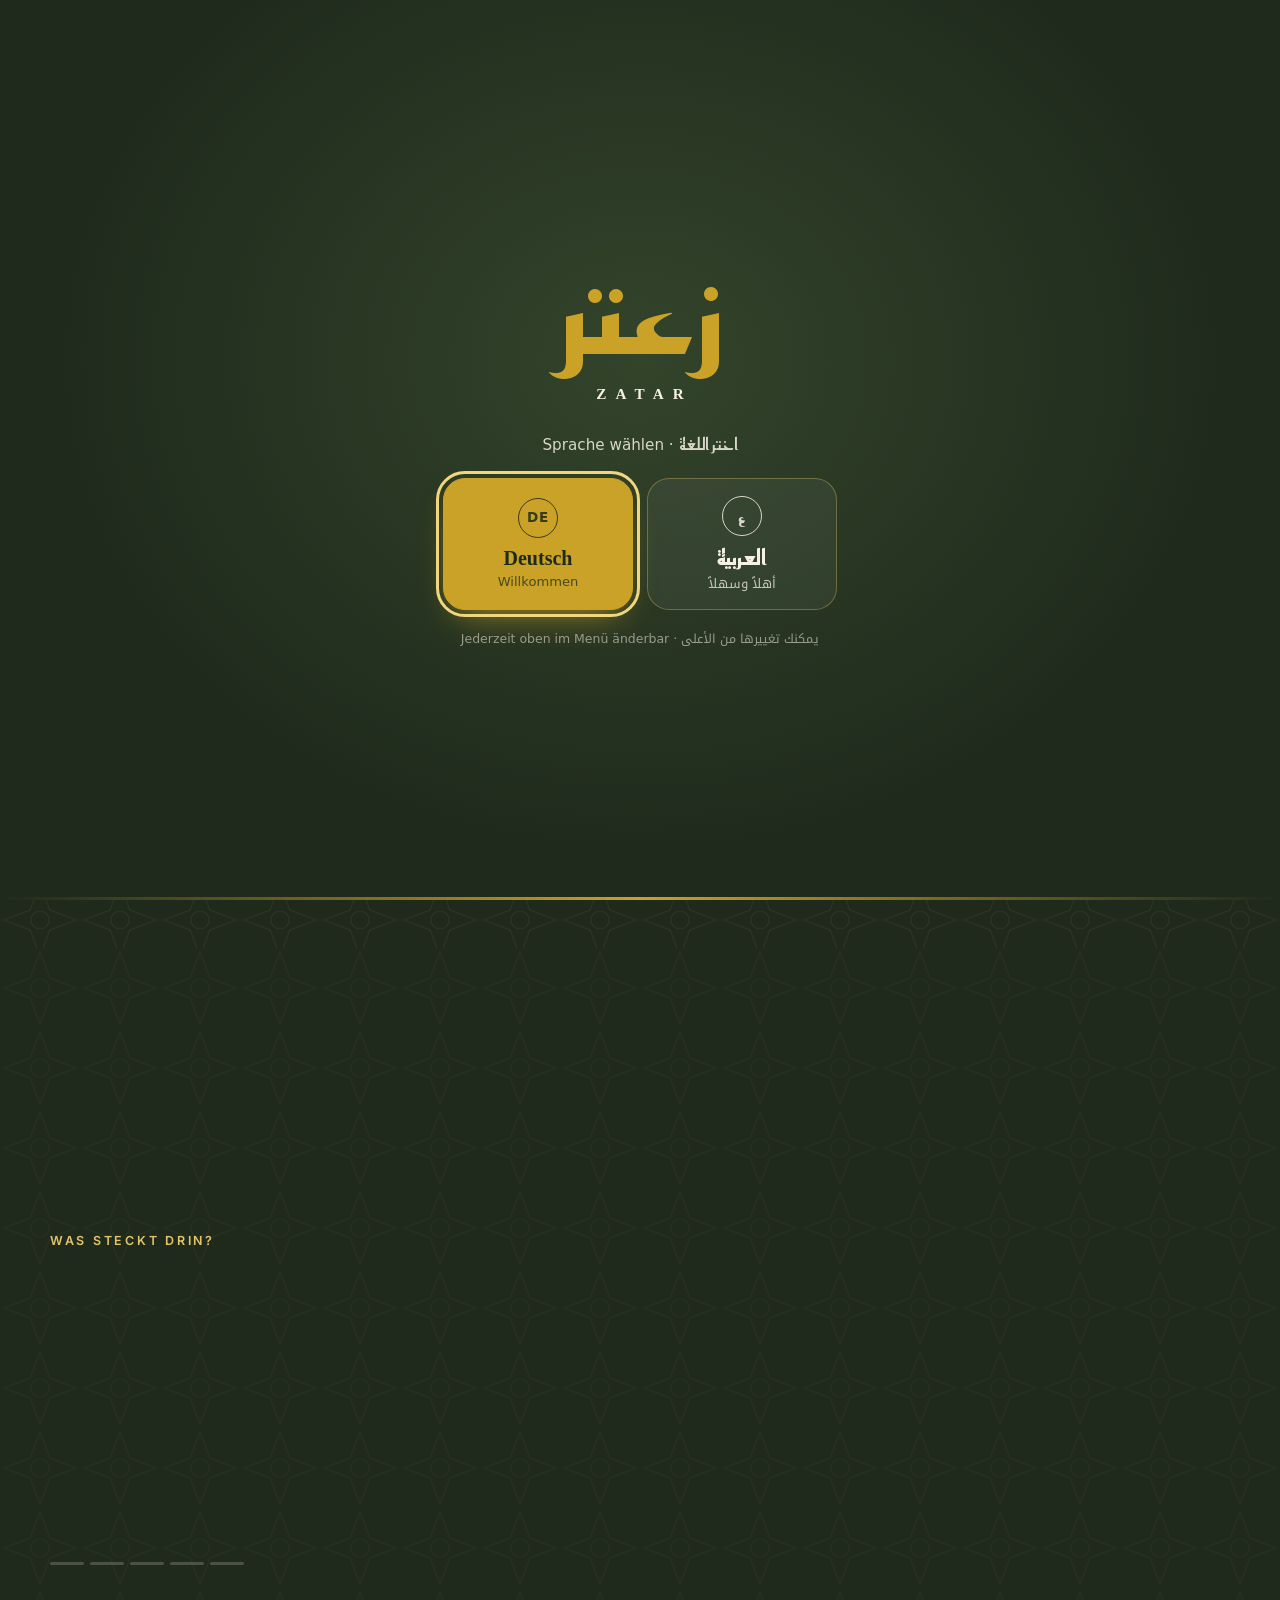
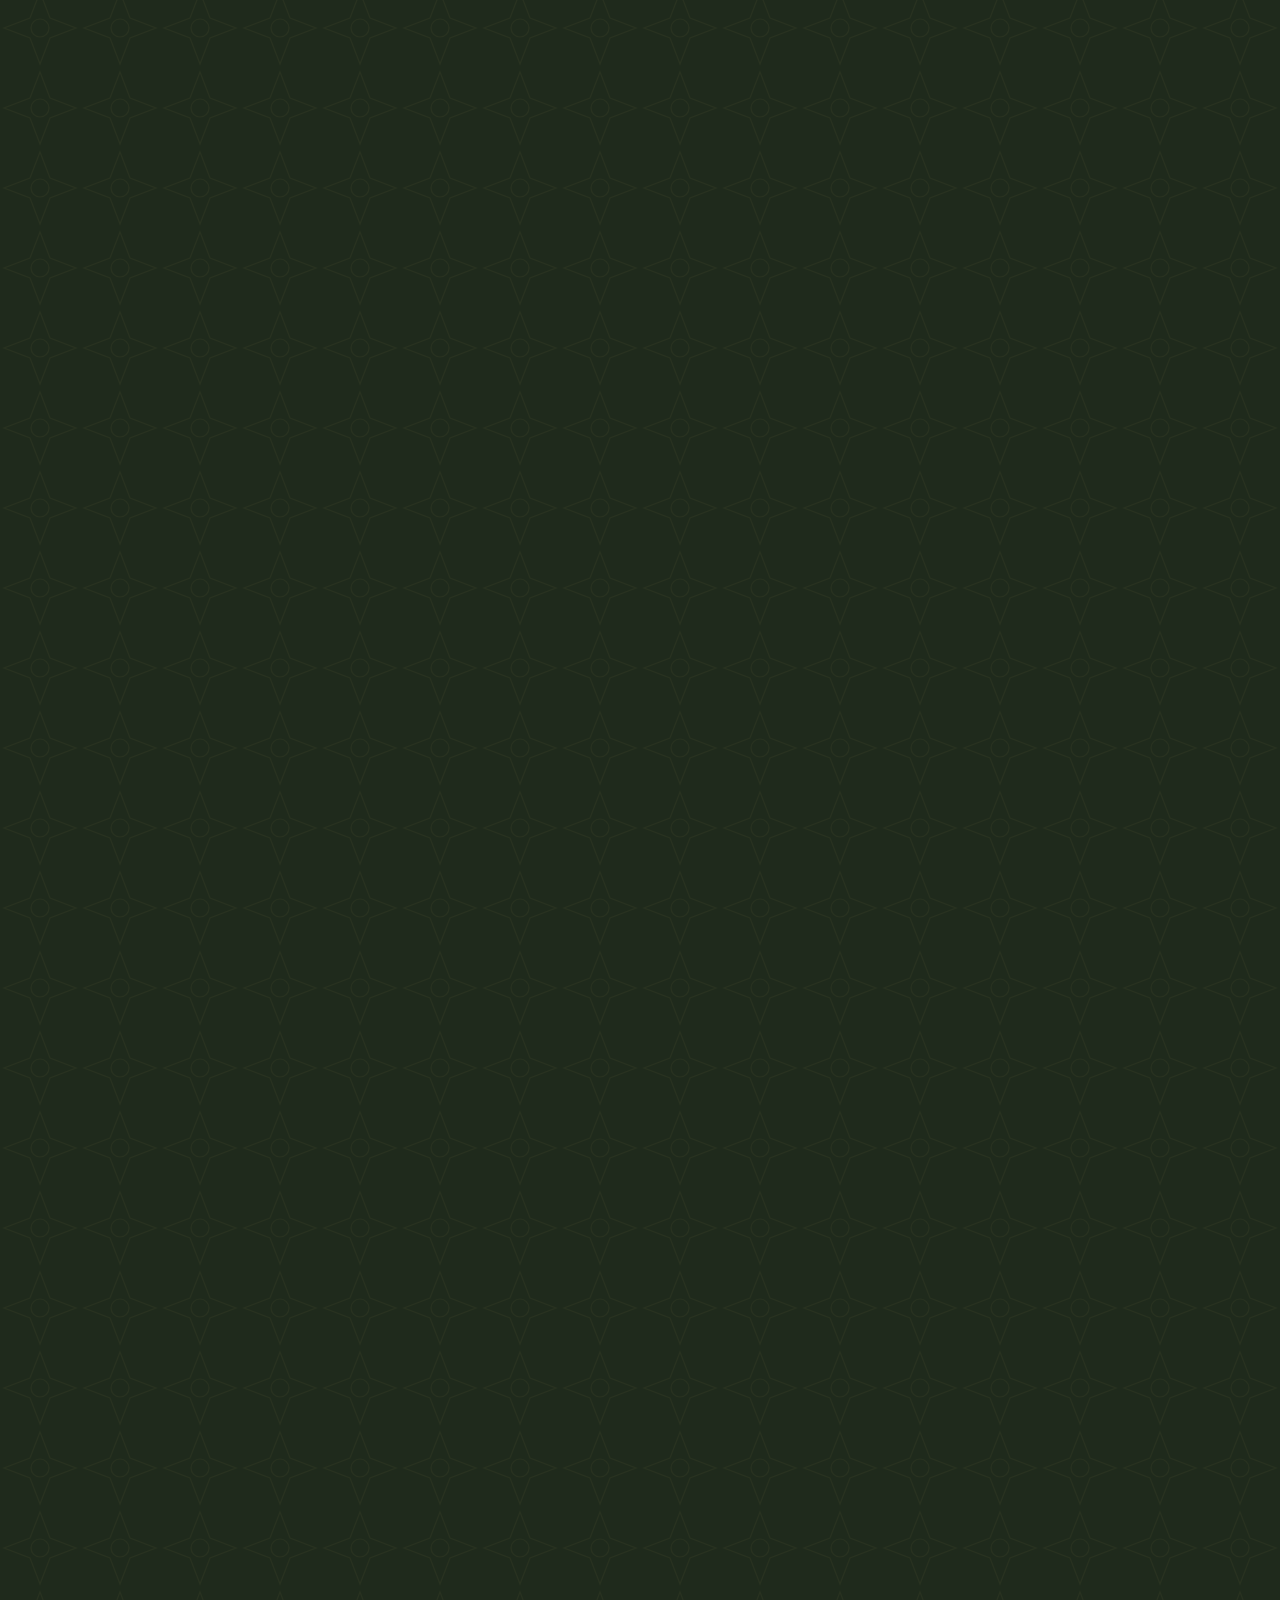
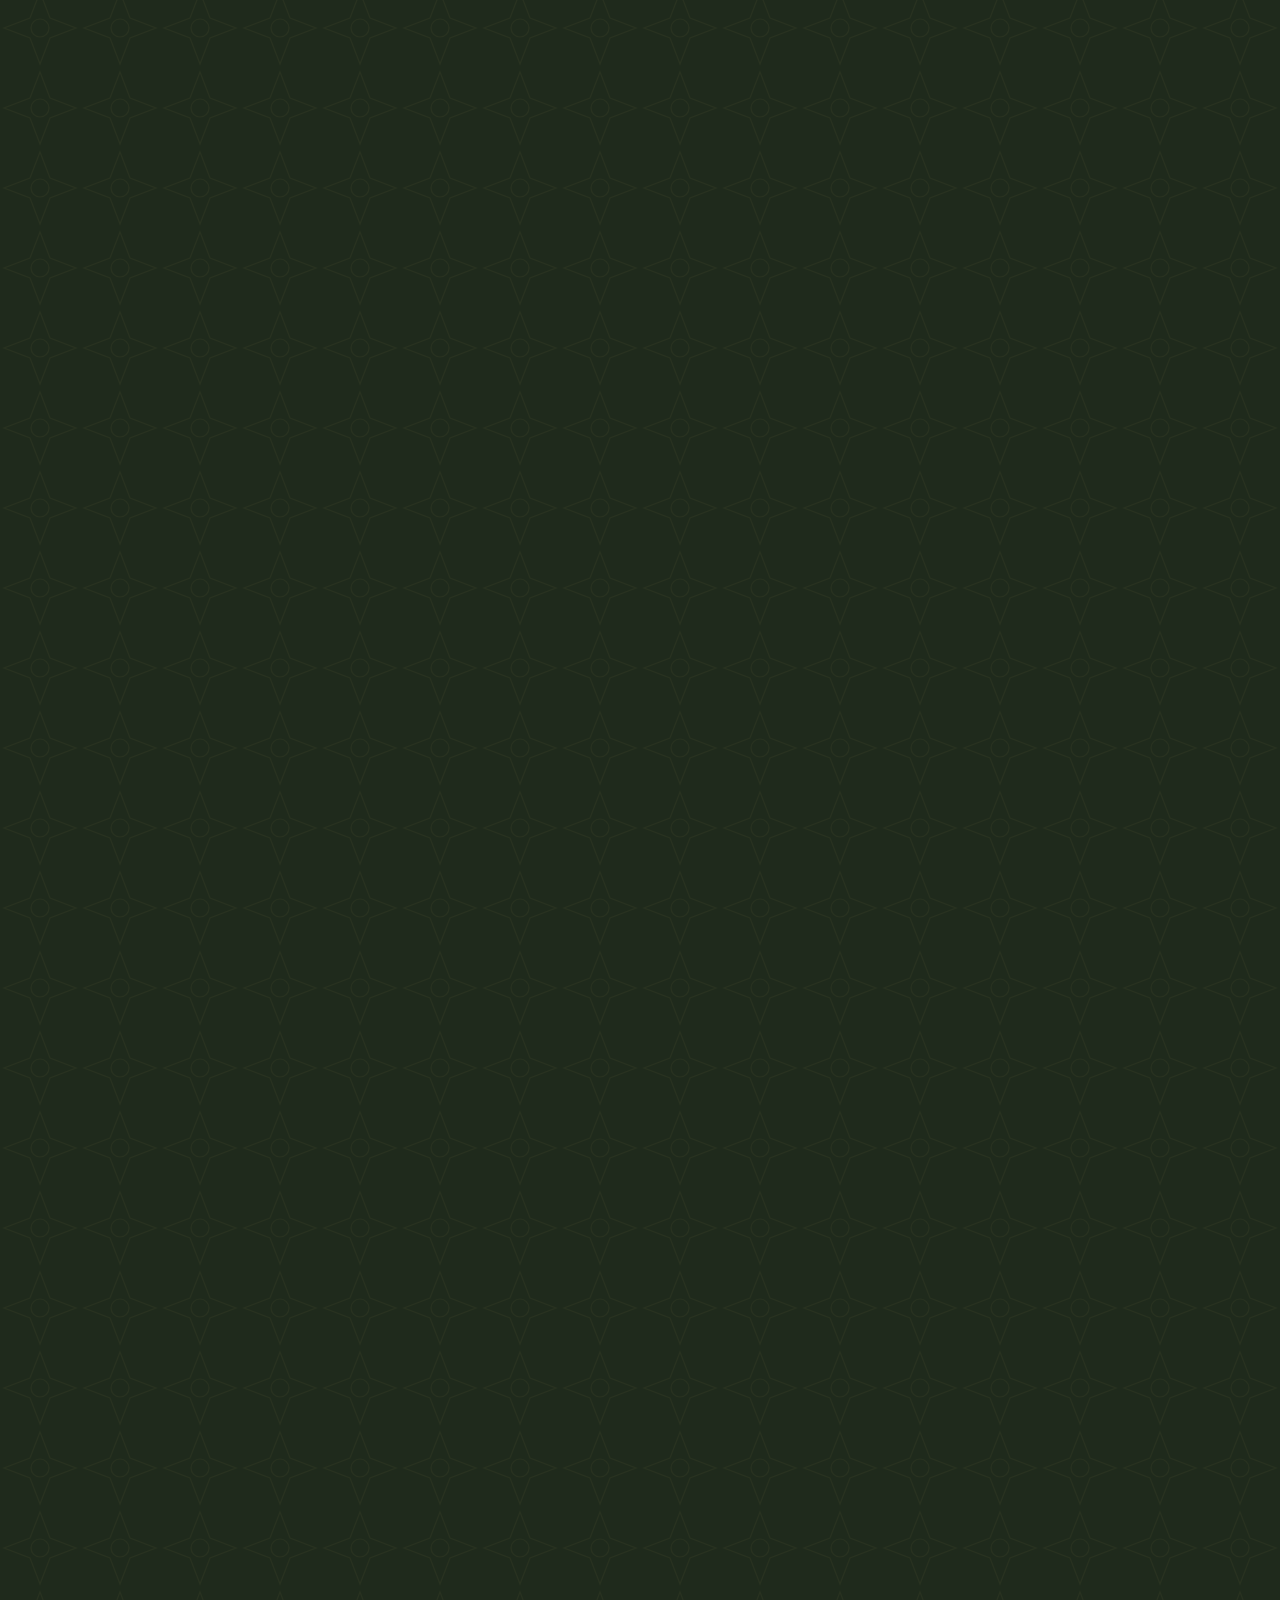
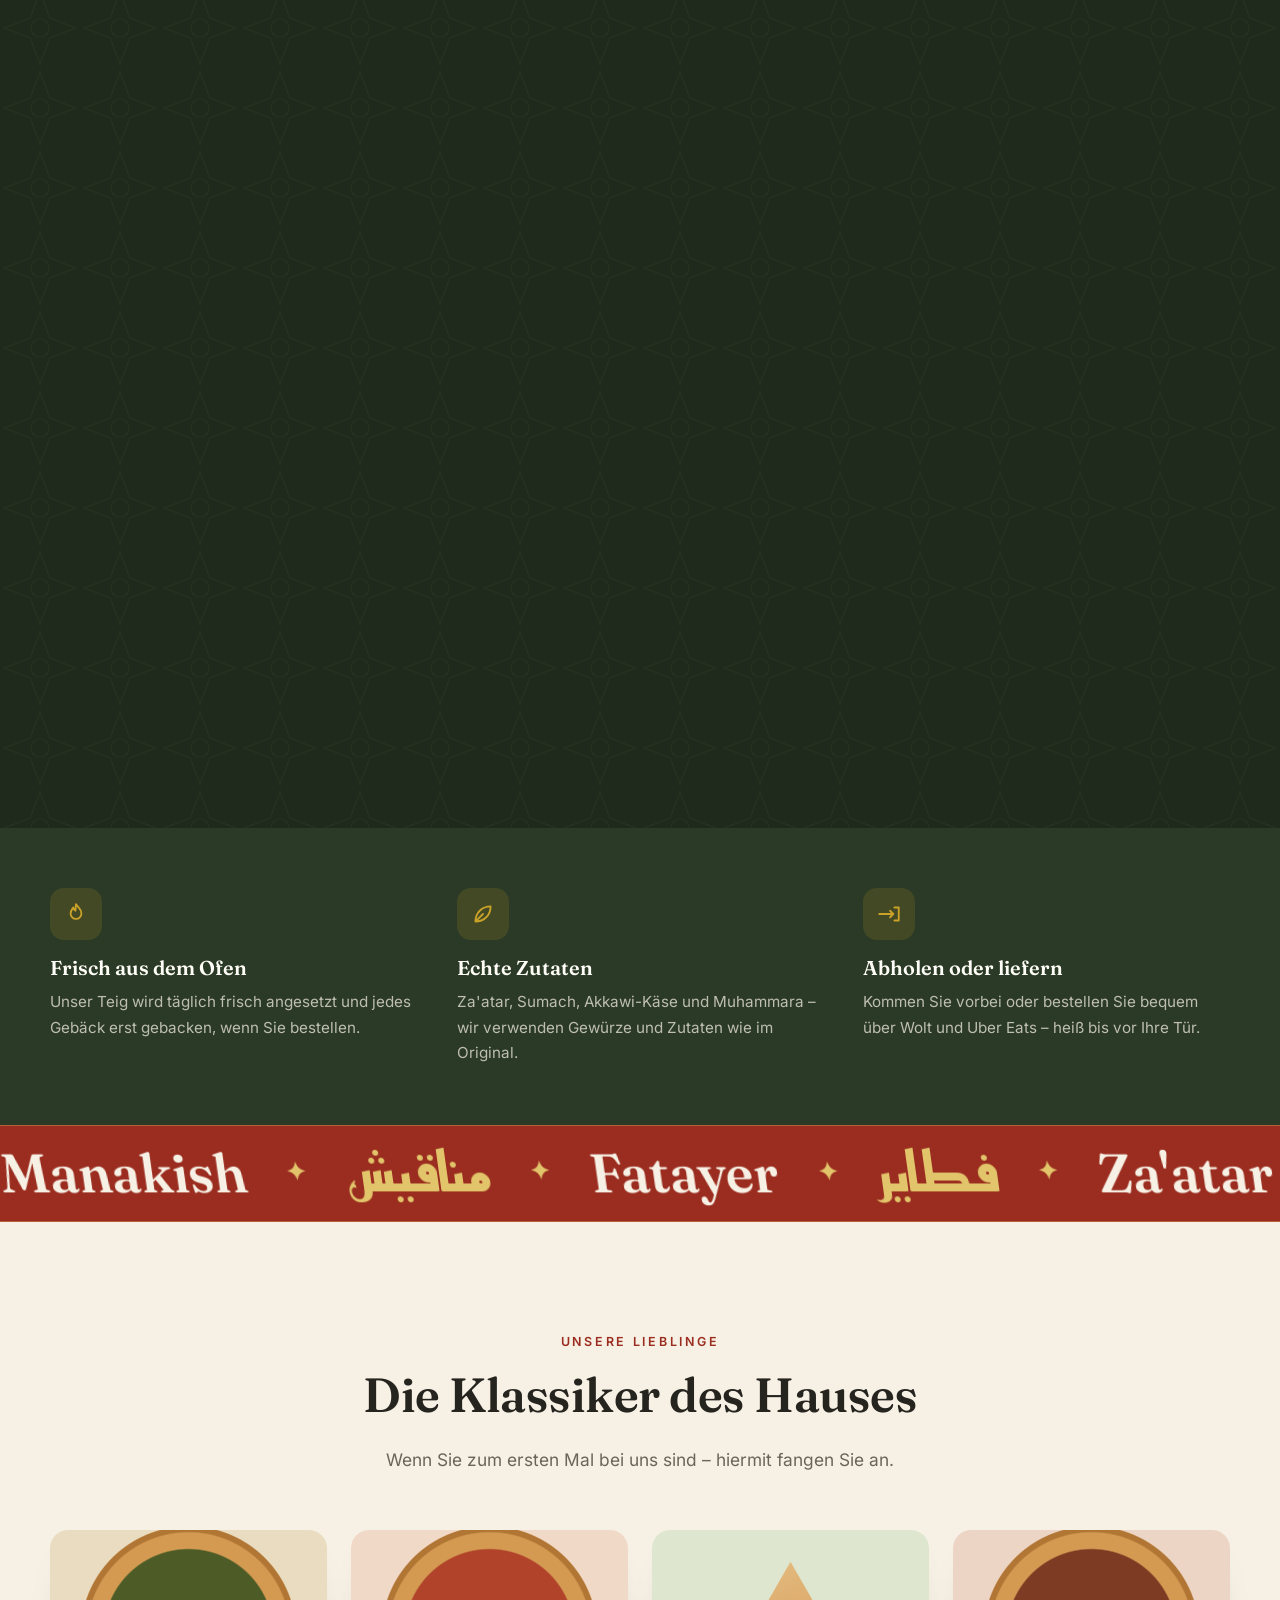
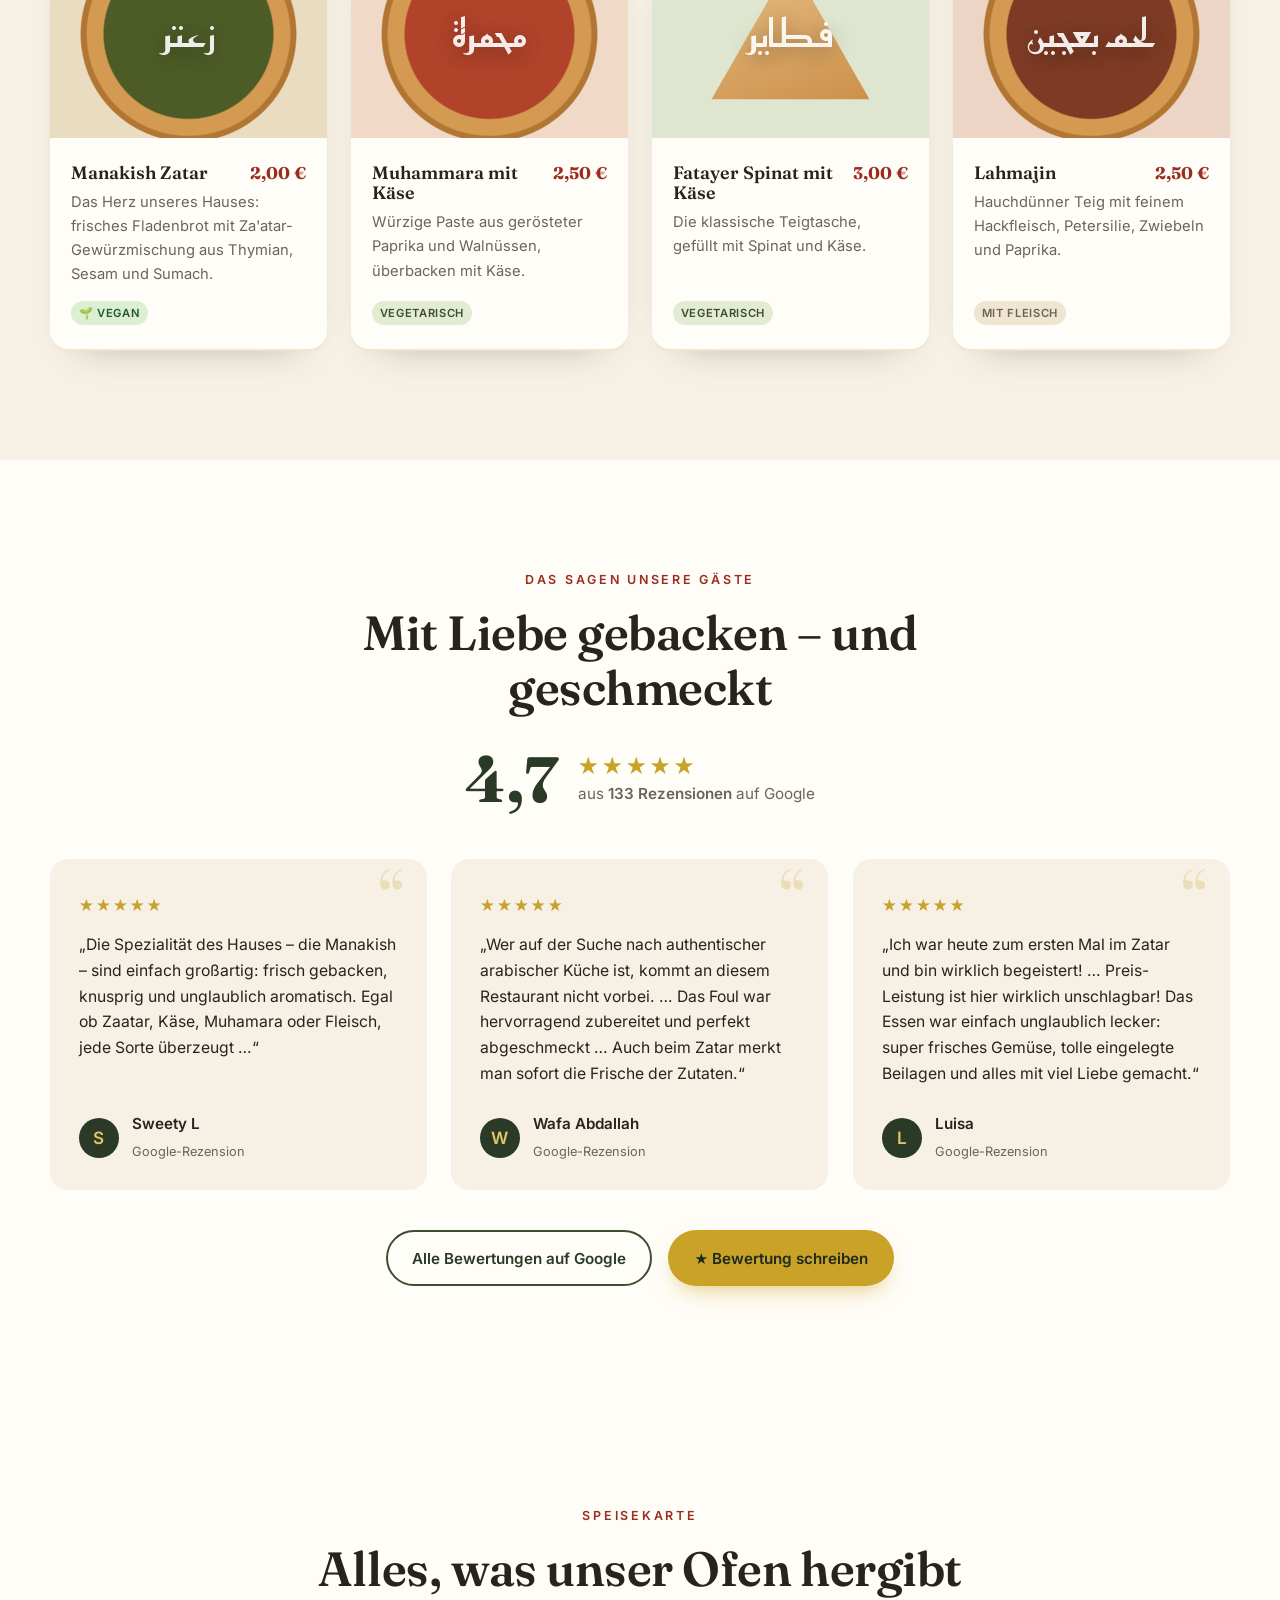
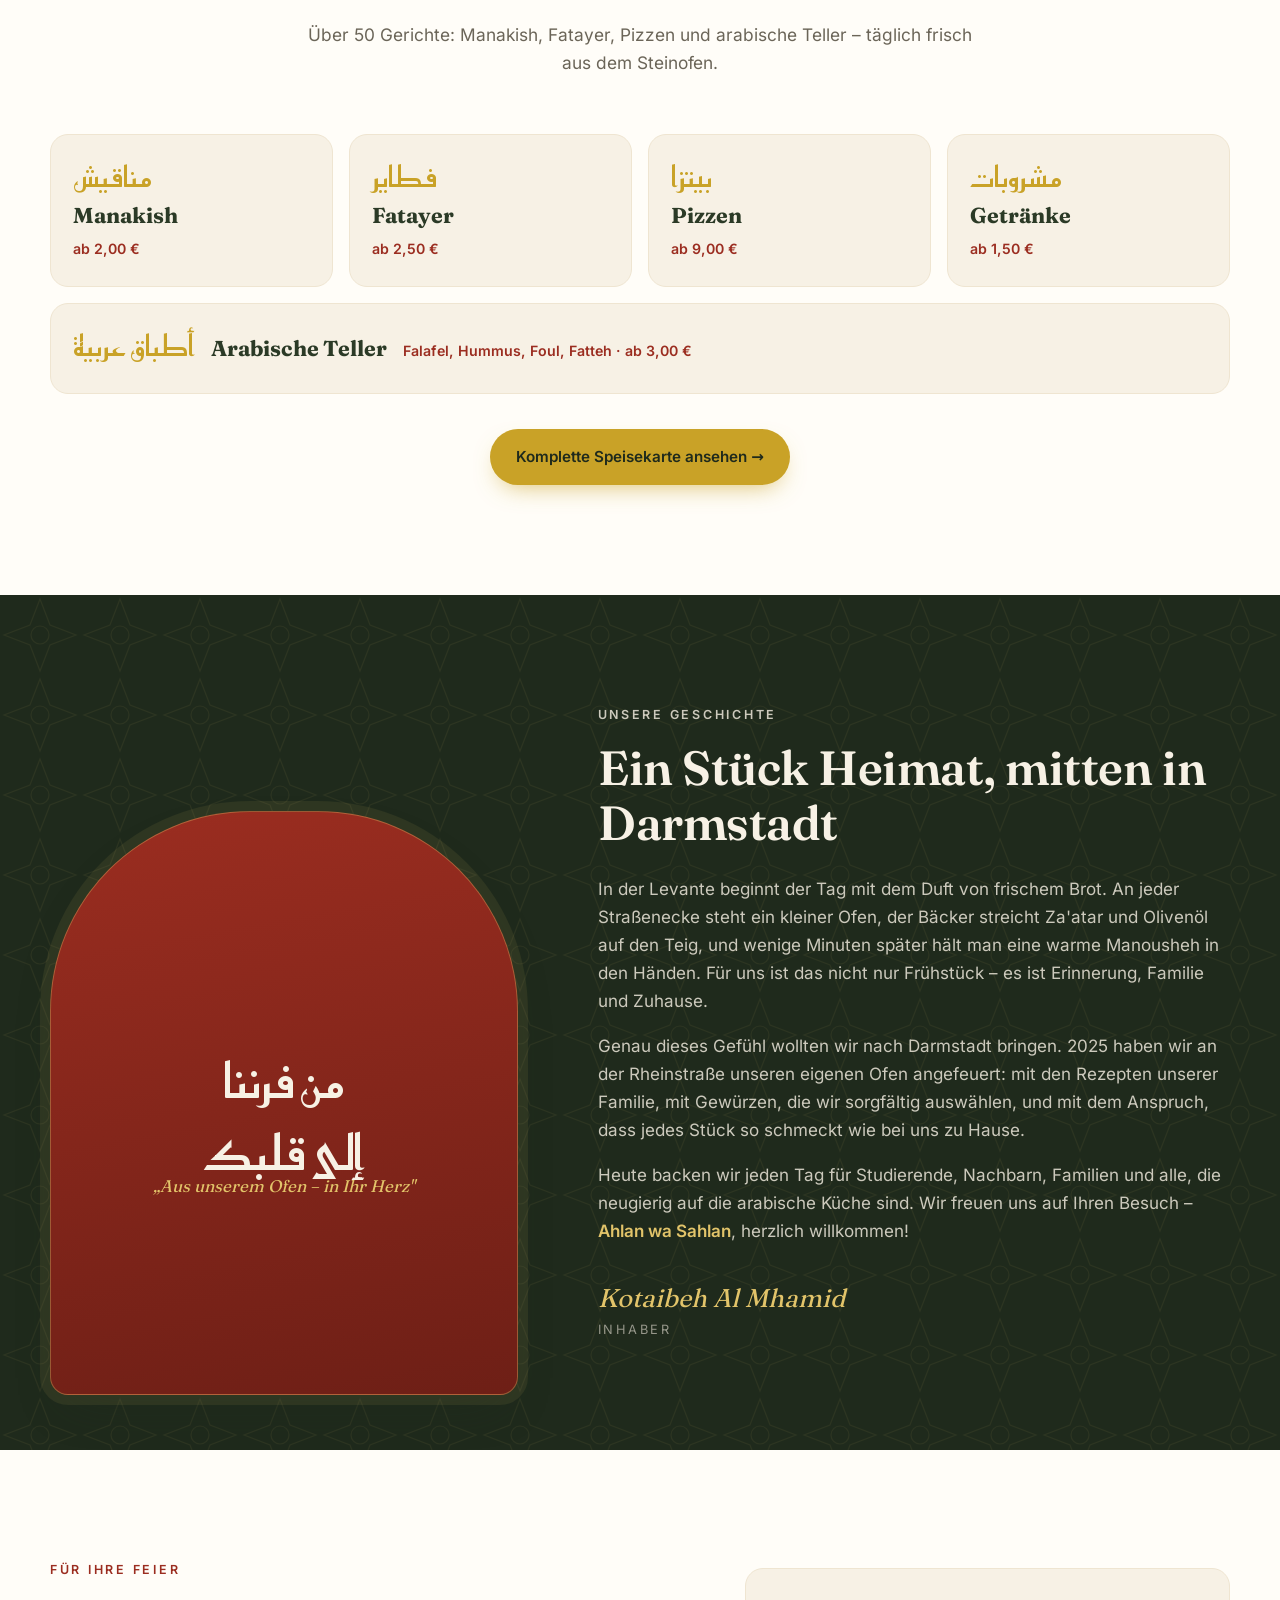
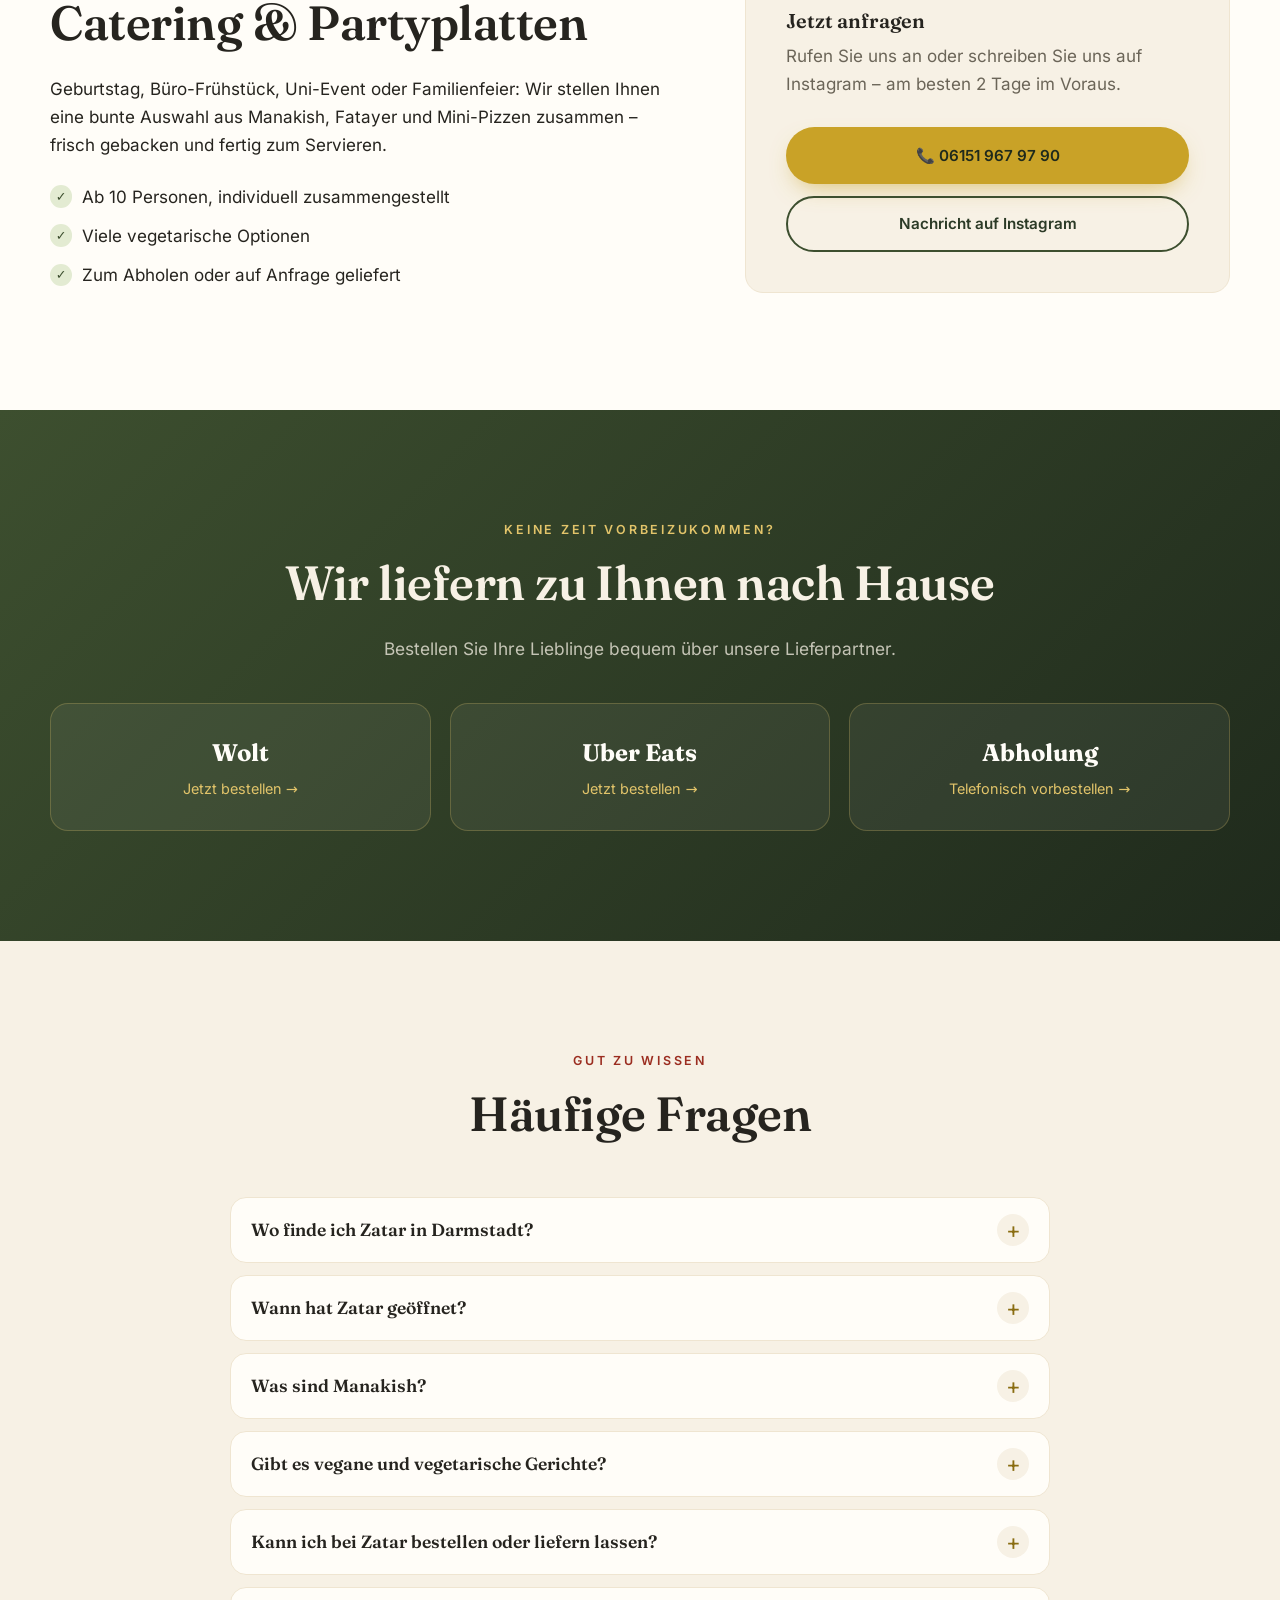
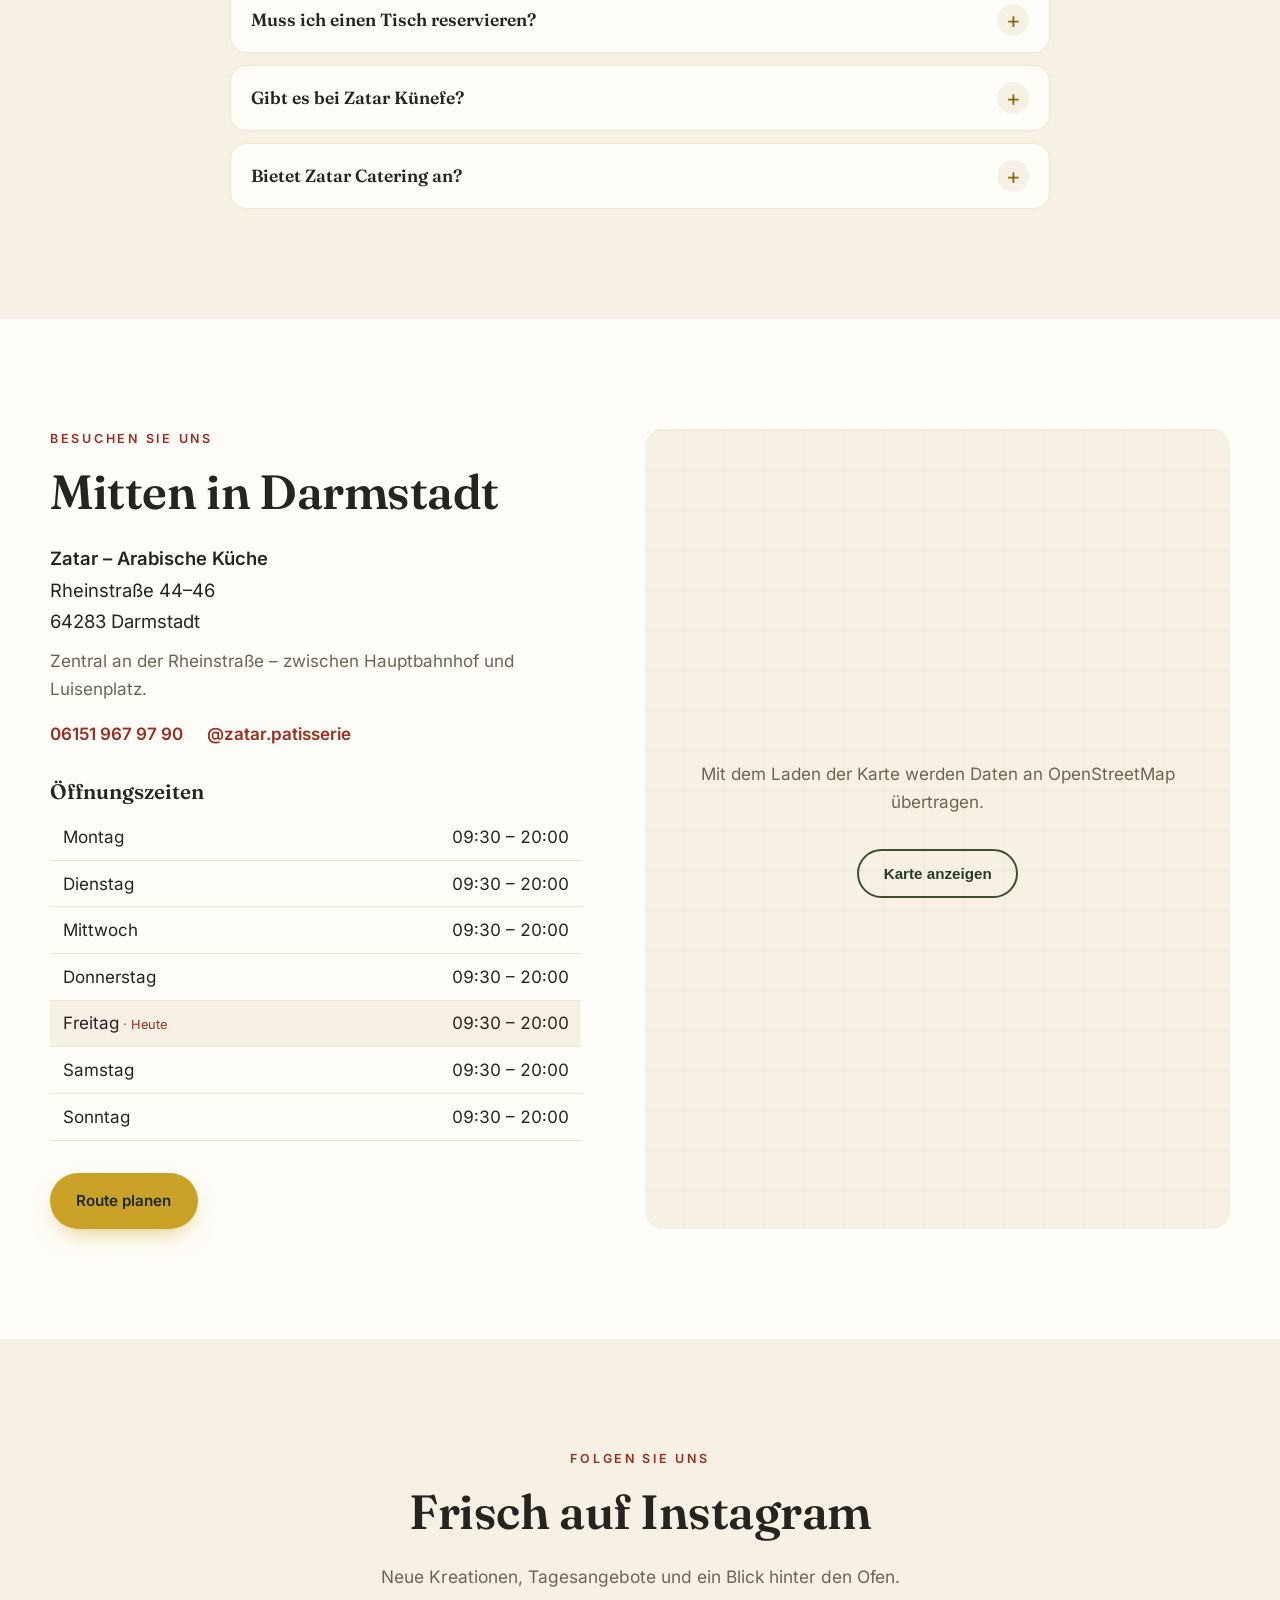
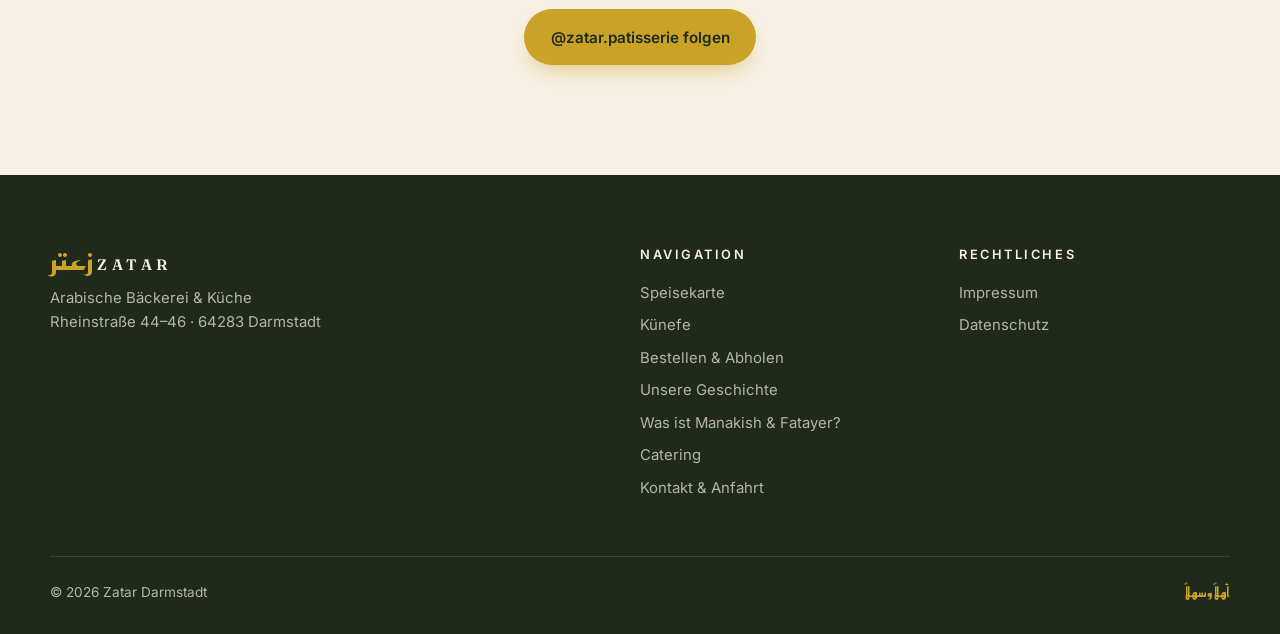
<file: index.html>
<!DOCTYPE html>
<html lang="de">
<head>
  <meta charset="UTF-8">
  <meta name="viewport" content="width=device-width, initial-scale=1.0">
  <title>Zatar Darmstadt – Arabische Bäckerei: Manakish &amp; Künefe</title>
  <meta name="description" content="Zatar in Darmstadt: Manakish ab 2 € frisch aus dem Steinofen, Fatayer, Künefe, Falafel und Hummus – viele vegane Gerichte. Rheinstraße 44–46, täglich 9:30–20 Uhr.">
  <link rel="canonical" href="https://zatar-restaurant.de/">
  <link rel="alternate" hreflang="de" href="https://zatar-restaurant.de/">
  <link rel="alternate" hreflang="ar" href="https://zatar-restaurant.de/ar/">
  <link rel="alternate" hreflang="x-default" href="https://zatar-restaurant.de/">
  <meta name="theme-color" content="#1f2a1c">
  <!-- Sprachversionen (vor Livegang auf absolute URLs mit eigener Domain umstellen) -->
  <script>
    /* Wer früher Arabisch gewählt hat, landet direkt auf der arabischen Startseite */
    try { if (localStorage.getItem("zatarLang") === "ar") location.replace("ar/" + location.hash); } catch (e) {}
  </script>
  <!-- TESTVERSION: vor dem offiziellen Livegang diese Zeile entfernen -->
  <meta name="robots" content="noindex, nofollow">

  <!-- Open Graph (Vorschau beim Teilen in WhatsApp, Instagram, Facebook) -->
  <meta property="og:title" content="Zatar – Arabische Bäckerei & Küche in Darmstadt">
  <meta property="og:description" content="Frisch aus dem Ofen: Manakish, Fatayer & mehr. Rheinstraße 44–46, Darmstadt.">
  <meta property="og:type" content="website">
  <meta property="og:locale" content="de_DE">
  <meta property="og:url" content="https://zatar-restaurant.de/">
  <meta property="og:image" content="https://zatar-restaurant.de/images/og.jpg">
  <meta property="og:image:width" content="1200">
  <meta property="og:image:height" content="630">
  <meta property="og:image:alt" content="Zatar – Arabische Bäckerei & Küche in Darmstadt">
  <meta name="twitter:card" content="summary_large_image">

  <link rel="icon" href="images/favicon.svg" type="image/svg+xml">
  <link rel="stylesheet" href="css/fonts.css">
  <link rel="stylesheet" href="css/style.css">

  <!-- 3D: Dateien sofort vorladen und die flache Ersatzgrafik gar nicht erst zeigen,
       wenn das Gerät 3D kann (sonst sieht man kurz das alte 2D-Bild) -->
  <link rel="modulepreload" href="js/hero3d.js">
  <link rel="modulepreload" href="js/vendor/three.module.min.js">
  <link rel="modulepreload" href="js/vendor/RoomEnvironment.js">
  <script>
    (function () {
      try {
        var c = document.createElement("canvas");
        if (c.getContext("webgl2") || c.getContext("webgl")) {
          var root = document.documentElement;
          root.classList.add("will-3d");
          // Notfall: falls 3D nach 10 s nicht geladen ist, doch die Ersatzgrafik zeigen
          setTimeout(function () { if (!root.classList.contains("has-3d")) root.classList.remove("will-3d"); }, 10000);
        }
      } catch (e) {}
    })();
  </script>

  <!-- Strukturierte Daten für Google (Rich Results: Öffnungszeiten, Adresse, Speisekarte) -->
  <script type="application/ld+json">
  {
    "@context": "https://schema.org",
    "@type": "Restaurant",
    "name": "Zatar – Arabische Küche & Patisserie",
    "url": "https://zatar-restaurant.de/",
    "image": "https://zatar-restaurant.de/images/og.jpg",
    "alternateName": ["Zatar Darmstadt", "زعتر"],
    "description": "Arabische Bäckerei und Küche in Darmstadt: Manakish, Fatayer, Künefe, Falafel, Hummus und Foul aus dem Steinofen, viele vegane Gerichte.",
    "servesCuisine": ["Arabisch", "Levantinisch", "Bäckerei"],
    "priceRange": "€",
    "telephone": "+49 6151 9679790",
    "address": {
      "@type": "PostalAddress",
      "streetAddress": "Rheinstraße 44–46",
      "postalCode": "64283",
      "addressLocality": "Darmstadt",
      "addressCountry": "DE"
    },
    "geo": { "@type": "GeoCoordinates", "latitude": 49.8715, "longitude": 8.6430 },
    "openingHoursSpecification": [
      { "@type": "OpeningHoursSpecification", "dayOfWeek": ["Monday","Tuesday","Wednesday","Thursday","Friday","Saturday","Sunday"], "opens": "09:30", "closes": "20:00" }
    ],
    "sameAs": [
      "https://www.instagram.com/zatar.patisserie/",
      "https://www.facebook.com/p/%D8%B2%D8%B9%D8%AA%D8%B1-Zatar-61575074091990/"
    ],
    "acceptsReservations": false,
    "hasMap": "https://www.google.com/maps/search/?api=1&query=Zatar+Rheinstra%C3%9Fe+44+64283+Darmstadt",
    "areaServed": "Darmstadt",
    "inLanguage": ["de", "ar"],
    "hasMenu": "https://zatar-restaurant.de/speisekarte"
  }
  </script>

  <!-- Ladebildschirm + Sprachauswahl (im Kopf geladen, damit er ab dem ersten Moment sichtbar ist) -->
  <link rel="stylesheet" href="css/loader.css">
  <script type="application/ld+json">
{
  "@context": "https://schema.org",
  "@type": "FAQPage",
  "inLanguage": "de",
  "mainEntity": [
    {
      "@type": "Question",
      "name": "Wo finde ich Zatar in Darmstadt?",
      "acceptedAnswer": {
        "@type": "Answer",
        "text": "In der Rheinstraße 44–46, 64283 Darmstadt – zentral zwischen Hauptbahnhof und Luisenplatz."
      }
    },
    {
      "@type": "Question",
      "name": "Wann hat Zatar geöffnet?",
      "acceptedAnswer": {
        "@type": "Answer",
        "text": "Täglich von 9:30 bis 20:00 Uhr, auch am Wochenende."
      }
    },
    {
      "@type": "Question",
      "name": "Was sind Manakish?",
      "acceptedAnswer": {
        "@type": "Answer",
        "text": "Manakish sind offene Fladenbrote aus der Levante, im Steinofen gebacken – klassisch mit Zatar, einer Gewürzmischung aus Thymian, Sesam und Sumach, oder mit Käse. Bei uns gibt es sie ab 2 €. Mehr über Manakish & Fatayer"
      }
    },
    {
      "@type": "Question",
      "name": "Gibt es vegane und vegetarische Gerichte?",
      "acceptedAnswer": {
        "@type": "Answer",
        "text": "Ja, sehr viele. Vegan sind zum Beispiel Manakish mit Zatar, Zatar mit Gemüse und Muhammara, Spinat-Fatayer, Falafel-Teller, Hummus, Musabbaha, Foul mit Kichererbsen und der Gemüseteller. Oliven-Fatayer machen wir auf Wunsch ohne Käse. Fast alle anderen Gerichte sind vegetarisch. Zur Speisekarte"
      }
    },
    {
      "@type": "Question",
      "name": "Kann ich bei Zatar bestellen oder liefern lassen?",
      "acceptedAnswer": {
        "@type": "Answer",
        "text": "Ja. Geliefert wird über Wolt und Uber Eats. Zum Abholen können Sie telefonisch unter 06151 967 97 90 vorbestellen."
      }
    },
    {
      "@type": "Question",
      "name": "Muss ich einen Tisch reservieren?",
      "acceptedAnswer": {
        "@type": "Answer",
        "text": "Nein, wir arbeiten ohne Reservierung – kommen Sie einfach vorbei."
      }
    },
    {
      "@type": "Question",
      "name": "Gibt es bei Zatar Künefe?",
      "acceptedAnswer": {
        "@type": "Answer",
        "text": "Ja – Künefe frisch vom Feuer, mit fadenziehendem Käse, goldenem Sirup und Pistazien. Mehr über unsere Künefe"
      }
    },
    {
      "@type": "Question",
      "name": "Bietet Zatar Catering an?",
      "acceptedAnswer": {
        "@type": "Answer",
        "text": "Ja. Für Feiern, Büro-Frühstück oder Uni-Events stellen wir Partyplatten mit Manakish, Fatayer und Mini-Pizzen zusammen – ab 10 Personen. Fragen Sie am besten 2 Tage vorher telefonisch oder über Instagram an."
      }
    }
  ]
}
  </script>
</head>
<body>
  <!-- ============ LADEBILDSCHIRM + SPRACHAUSWAHL ============ -->
  <div class="loader" id="loader" aria-hidden="true">
    <div class="loader__inner">
      <div class="loader__seeds"><i></i><i></i><i></i><i></i><i></i><i></i><i></i></div>
      <span class="loader__ar" lang="ar">زعتر</span>
      <span class="loader__lat">ZATAR</span>
      <div class="loader__progress">
        <div class="loader__bar"><span id="loaderBar"></span></div>
        <p class="loader__tag">Frisch aus dem Steinofen</p>
      </div>
      <div class="lang-pick" id="langPick" role="dialog" aria-modal="true" aria-labelledby="langPickTitle" hidden>
        <p class="lang-pick__title" id="langPickTitle"><span lang="de">Sprache wählen</span> · <span lang="ar">اختر اللغة</span></p>
        <div class="lang-pick__options">
          <a class="lang-opt" href="index.html" data-lang="de" hreflang="de" lang="de">
            <span class="lang-opt__code" aria-hidden="true">DE</span><strong>Deutsch</strong><small>Willkommen</small>
          </a>
          <a class="lang-opt" href="ar/index.html" data-lang="ar" hreflang="ar" lang="ar" dir="rtl">
            <span class="lang-opt__code" aria-hidden="true">ع</span><strong>العربية</strong><small>أهلاً وسهلاً</small>
          </a>
        </div>
        <p class="lang-pick__note"><span lang="de">Jederzeit oben im Menü änderbar</span> · <span lang="ar">يمكنك تغييرها من الأعلى</span></p>
      </div>
    </div>
  </div>
  <script src="js/loader.js"></script>

  <!-- ============ NAVIGATION ============ -->
  <header class="nav" id="top">
    <div class="container nav__inner">
      <a href="#top" class="brand" aria-label="Zatar Startseite">
        <span class="brand__ar" lang="ar">زعتر</span>
        <span class="brand__lat">ZATAR</span>
      </a>
      <nav class="nav__links" aria-label="Hauptnavigation">
        <a href="speisekarte.html">Speisekarte</a>
        <a href="kunefe.html">Künefe</a>
        <a href="#bestellen" class="nav__link--order">Bestellen &amp; Abholen</a>
        <a href="#geschichte">Unsere Geschichte</a>
        <a href="manakish-fatayer.html">Was ist Manakish &amp; Fatayer?</a>
        <a href="#catering">Catering</a>
        <a href="#besuch">Kontakt &amp; Anfahrt</a>
      </nav>
      <a href="#bestellen" class="btn btn--sm btn--gold nav__cta">Jetzt bestellen</a>
      <a href="ar/index.html" class="lang-switch" data-lang="ar" hreflang="ar" lang="ar" aria-label="الموقع بالعربية – Arabische Version">العربية</a>
      <button class="nav__toggle" aria-label="Menü öffnen" aria-expanded="false">
        <span></span><span></span><span></span>
      </button>
    </div>
  </header>

  <main>
    <!-- ============ HERO ============ -->
    <section class="hero">
      <div class="hero__pattern" aria-hidden="true"></div>
      <div class="container hero__grid">
        <div class="hero__text reveal">
          <p class="eyebrow"><span class="status" id="openStatus">Darmstadt · Rheinstraße 44–46</span></p>
          <h1 class="split">Orientalischer Geschmack.<br><em>Frisch aus dem Steinofen.</em></h1>
          <p class="lead">Manakish, Fatayer, Pizza, Falafel, Hummus &amp; Foul –<br>täglich frisch zubereitet bei ZATAR.</p>
          <div class="hero__actions">
            <a href="speisekarte.html" class="btn btn--gold">Speisekarte ansehen</a>
            <a href="#bestellen" class="btn btn--ghost">Liefern lassen</a>
          </div>
          <ul class="hero__facts">
            <li><strong>ab 2 €</strong><span>Manakish</span></li>
            <li><strong>4,7 ★</strong><span>133 Google-Rezensionen</span></li>
            <li><strong>täglich</strong><span>ab 9:30 Uhr</span></li>
          </ul>
        </div>

        <div class="hero__visual reveal" aria-hidden="true">
          <!-- Bild-Platzhalter: Ersetzen Sie das SVG durch ein echtes Foto, z. B.
               <img src="images/hero.jpg" alt="Frische Manakish Zaatar"> -->
          <div class="plate">
            <svg viewBox="0 0 400 400" class="manakish">
              <defs>
                <radialGradient id="dough" cx="50%" cy="45%" r="55%">
                  <stop offset="0%" stop-color="#e9c48a"/>
                  <stop offset="70%" stop-color="#d49a52"/>
                  <stop offset="100%" stop-color="#a86a2c"/>
                </radialGradient>
                <radialGradient id="topping" cx="50%" cy="50%" r="50%">
                  <stop offset="0%" stop-color="#5b6b2e"/>
                  <stop offset="100%" stop-color="#3f4b1f"/>
                </radialGradient>
              </defs>
              <circle cx="200" cy="200" r="185" fill="url(#dough)"/>
              <circle cx="200" cy="200" r="158" fill="url(#topping)"/>
              <g id="specks"></g>
            </svg>
          </div>
          <div class="hero__badge">
            <span lang="ar">مناقيش</span>
            <small>Signature<br>Manakish Zaatar</small>
          </div>
        </div>
      </div>
    </section>


    <!-- ============ 3D-GESCHICHTE: WAS STECKT IN EINER MANAKISH? ============ -->
    <section class="story3d" id="zaatar" aria-label="Was ist Za'atar?">
      <div class="story3d__sticky">
        <div class="story3d__stage" aria-hidden="true"></div>
        <div class="story3d__text">
          <p class="eyebrow eyebrow--light story3d__eyebrow">Was steckt drin?</p>
          <div class="story3d__steps">
            <article class="story3d__step" data-step="0">
              <span class="story3d__num">01</span>
              <h2>Frischer Teig</h2>
              <p>Jeden Morgen von Hand angesetzt und im Steinofen gebacken – außen knusprig, innen weich.</p>
            </article>
            <article class="story3d__step" data-step="1">
              <span class="story3d__num">02</span>
              <h2>Wilder Thymian &amp; Olivenöl</h2>
              <p>Das Herz von Za'atar (زعتر): getrocknete Kräuter, mit bestem Olivenöl zu einer würzigen Paste verrührt.</p>
            </article>
            <article class="story3d__step" data-step="2">
              <span class="story3d__num">03</span>
              <h2>Gerösteter Sesam</h2>
              <p>Sorgt für Biss und ein nussiges Aroma, das im heißen Ofen erst richtig aufgeht.</p>
            </article>
            <article class="story3d__step" data-step="3">
              <span class="story3d__num">04</span>
              <h2>Sumach</h2>
              <p>Die tiefrote Beere bringt eine feine, zitronige Säure – ganz ohne Zitrone.</p>
            </article>
            <article class="story3d__step" data-step="4">
              <span class="story3d__num">05</span>
              <h2>Manakish Zaatar</h2>
              <p>Alles zusammen, frisch aus dem Ofen. Das Original der Levante – für nur <strong>2,00 €</strong>.</p>
              <a href="speisekarte.html" class="btn btn--gold">Zur Speisekarte</a>
            </article>
          </div>
          <div class="story3d__progress" aria-hidden="true"><span></span><span></span><span></span><span></span><span></span></div>
        </div>
      </div>
    </section>

    <!-- ============ VORTEILE ============ -->
    <section class="features">
      <div class="container features__grid">
        <article class="feature reveal">
          <div class="feature__icon">
            <svg viewBox="0 0 24 24"><path d="M12 3c2 3 5 4.5 5 8.5A5 5 0 0 1 7 11.5C7 9 8.5 7.5 9.5 6c.3 1.8 1.2 2.7 2 3 .2-2.2.2-4.2.5-6Z"/></svg>
          </div>
          <h3>Frisch aus dem Ofen</h3>
          <p>Unser Teig wird täglich frisch angesetzt und jedes Gebäck erst gebacken, wenn Sie bestellen.</p>
        </article>
        <article class="feature reveal">
          <div class="feature__icon">
            <svg viewBox="0 0 24 24"><path d="M5 19c8 0 14-6 14-14-8 0-14 6-14 14Zm0 0 7-7"/></svg>
          </div>
          <h3>Echte Zutaten</h3>
          <p>Za'atar, Sumach, Akkawi-Käse und Muhammara – wir verwenden Gewürze und Zutaten wie im Original.</p>
        </article>
        <article class="feature reveal">
          <div class="feature__icon">
            <svg viewBox="0 0 24 24"><path d="M3 12h13l-3-3m3 3-3 3M17 6h4v12h-4"/></svg>
          </div>
          <h3>Abholen oder liefern</h3>
          <p>Kommen Sie vorbei oder bestellen Sie bequem über Wolt und Uber Eats – heiß bis vor Ihre Tür.</p>
        </article>
      </div>
    </section>

    <!-- ============ LAUFBAND ============ -->
    <div class="marquee" aria-hidden="true">
      <div class="marquee__track">
        <span>Manakish</span><span lang="ar">مناقيش</span><span>Fatayer</span><span lang="ar">فطاير</span><span>Za&#39;atar</span><span lang="ar">زعتر</span><span>Muhammara</span><span lang="ar">محمرة</span><span>Manakish</span><span lang="ar">مناقيش</span><span>Fatayer</span><span lang="ar">فطاير</span><span>Za&#39;atar</span><span lang="ar">زعتر</span><span>Muhammara</span><span lang="ar">محمرة</span>
      </div>
    </div>

    <!-- ============ SIGNATURE ============ -->
    <section class="section section--cream" id="signature">
      <div class="container">
        <header class="section__head reveal">
          <p class="eyebrow">Unsere Lieblinge</p>
          <h2 class="split">Die Klassiker des Hauses</h2>
          <p class="section__sub">Wenn Sie zum ersten Mal bei uns sind – hiermit fangen Sie an.</p>
        </header>

        <p class="swipe-hint" aria-hidden="true">← Wischen für mehr →</p>
        <div class="signature__grid carousel" aria-label="Klassiker des Hauses">
          <article class="dish reveal">
            <div class="dish__img dish__img--zaatar"><span lang="ar">زعتر</span></div>
            <div class="dish__body">
              <div class="dish__row"><h3>Manakish Zatar</h3><span class="price">2,00 €</span></div>
              <p>Das Herz unseres Hauses: frisches Fladenbrot mit Za'atar-Gewürzmischung aus Thymian, Sesam und Sumach.</p>
              <span class="tag tag--vegan">🌱 Vegan</span>
            </div>
          </article>
          <article class="dish reveal">
            <div class="dish__img dish__img--muhammara"><span lang="ar">محمرة</span></div>
            <div class="dish__body">
              <div class="dish__row"><h3>Muhammara mit Käse</h3><span class="price">2,50 €</span></div>
              <p>Würzige Paste aus gerösteter Paprika und Walnüssen, überbacken mit Käse.</p>
              <span class="tag tag--veg">Vegetarisch</span>
            </div>
          </article>
          <article class="dish reveal">
            <div class="dish__img dish__img--fatayer"><span lang="ar">فطاير</span></div>
            <div class="dish__body">
              <div class="dish__row"><h3>Fatayer Spinat mit Käse</h3><span class="price">3,00 €</span></div>
              <p>Die klassische Teigtasche, gefüllt mit Spinat und Käse.</p>
              <span class="tag tag--veg">Vegetarisch</span>
            </div>
          </article>
          <article class="dish reveal">
            <div class="dish__img dish__img--lahm"><span lang="ar">لحم بعجين</span></div>
            <div class="dish__body">
              <div class="dish__row"><h3>Lahmajin</h3><span class="price">2,50 €</span></div>
              <p>Hauchdünner Teig mit feinem Hackfleisch, Petersilie, Zwiebeln und Paprika.</p>
              <span class="tag">Mit Fleisch</span>
            </div>
          </article>
        </div>
      </div>
    </section>


    <!-- ============ BEWERTUNGEN ============ -->
    <!-- Echte Google-Rezensionen (Bewertungszahl Stand: 03.10.2026), gekürzt. Zahlen gelegentlich aktualisieren. -->
    <section class="section reviews" id="bewertungen">
      <div class="container">
        <header class="section__head reveal">
          <p class="eyebrow">Das sagen unsere Gäste</p>
          <h2 class="split">Mit Liebe gebacken – und geschmeckt</h2>
        </header>

        <div class="rating reveal">
          <div class="rating__score">4,7</div>
          <div>
            <div class="rating__stars" aria-label="4,7 von 5 Sternen">★★★★★</div>
            <p class="rating__meta">aus <strong>133 Rezensionen</strong> auf Google</p>
          </div>
        </div>

        <div class="reviews__grid carousel" aria-label="Bewertungen">
          <figure class="review reveal">
            <div class="review__stars" aria-label="5 von 5 Sternen">★★★★★</div>
            <blockquote>„Die Spezialität des Hauses – die Manakish – sind einfach großartig: frisch gebacken, knusprig und unglaublich aromatisch. Egal ob Zaatar, Käse, Muhamara oder Fleisch, jede Sorte überzeugt …“</blockquote>
            <figcaption><span class="review__avatar">S</span><span><strong>Sweety L</strong><small>Google-Rezension</small></span></figcaption>
          </figure>
          <figure class="review reveal">
            <div class="review__stars" aria-label="5 von 5 Sternen">★★★★★</div>
            <blockquote>„Wer auf der Suche nach authentischer arabischer Küche ist, kommt an diesem Restaurant nicht vorbei. … Das Foul war hervorragend zubereitet und perfekt abgeschmeckt … Auch beim Zatar merkt man sofort die Frische der Zutaten.“</blockquote>
            <figcaption><span class="review__avatar">W</span><span><strong>Wafa Abdallah</strong><small>Google-Rezension</small></span></figcaption>
          </figure>
          <figure class="review reveal">
            <div class="review__stars" aria-label="5 von 5 Sternen">★★★★★</div>
            <blockquote>„Ich war heute zum ersten Mal im Zatar und bin wirklich begeistert! … Preis-Leistung ist hier wirklich unschlagbar! Das Essen war einfach unglaublich lecker: super frisches Gemüse, tolle eingelegte Beilagen und alles mit viel Liebe gemacht.“</blockquote>
            <figcaption><span class="review__avatar">L</span><span><strong>Luisa</strong><small>Google-Rezension</small></span></figcaption>
          </figure>
        </div>

        <div class="reviews__actions reveal">
          <a class="btn btn--outline" href="https://www.google.com/maps/search/?api=1&query=Zatar+Rheinstra%C3%9Fe+46+64283+Darmstadt" target="_blank" rel="noopener">Alle Bewertungen auf Google</a>
          <a class="btn btn--gold" href="https://www.google.com/maps/search/?api=1&query=Zatar+Rheinstra%C3%9Fe+46+64283+Darmstadt" target="_blank" rel="noopener">★ Bewertung schreiben</a>
        </div>
      </div>
    </section>

    <!-- ============ SPEISEKARTE (Vorschau) ============ -->
    <section class="section" id="speisekarte">
      <div class="container">
        <header class="section__head reveal">
          <p class="eyebrow">Speisekarte</p>
          <h2 class="split">Alles, was unser Ofen hergibt</h2>
          <p class="section__sub">Über 50 Gerichte: Manakish, Fatayer, Pizzen und arabische Teller – täglich frisch aus dem Steinofen.</p>
        </header>
        <div class="menu-teaser reveal">
          <a class="menu-teaser__item" href="speisekarte.html#manakish">
            <span lang="ar">مناقيش</span><strong>Manakish</strong><small>ab 2,00 €</small>
          </a>
          <a class="menu-teaser__item" href="speisekarte.html#fatayer">
            <span lang="ar">فطاير</span><strong>Fatayer</strong><small>ab 2,50 €</small>
          </a>
          <a class="menu-teaser__item" href="speisekarte.html#pizza">
            <span lang="ar">بيتزا</span><strong>Pizzen</strong><small>ab 9,00 €</small>
          </a>
          <a class="menu-teaser__item" href="speisekarte.html#drinks">
            <span lang="ar">مشروبات</span><strong>Getränke</strong><small>ab 1,50 €</small>
          </a>
          <a class="menu-teaser__item menu-teaser__item--wide" href="speisekarte.html#teller">
            <span lang="ar">أطباق عربية</span><strong>Arabische Teller</strong><small>Falafel, Hummus, Foul, Fatteh · ab 3,00 €</small>
          </a>
        </div>
        <div class="menu-teaser__cta reveal">
          <a href="speisekarte.html" class="btn btn--gold">Komplette Speisekarte ansehen →</a>
        </div>
      </div>
    </section>

    <!-- ============ GESCHICHTE ============ -->
    <section class="section section--dark story" id="geschichte">
      <div class="story__pattern" aria-hidden="true"></div>
      <div class="container story__grid">
        <div class="story__visual reveal" aria-hidden="true">
          <!-- Hier eignet sich ein Foto des Inhabers am Ofen oder des Ladens -->
          <div class="story__frame">
            <span lang="ar">من فرننا<br>إلى قلبك</span>
            <small>„Aus unserem Ofen – in Ihr Herz"</small>
          </div>
        </div>
        <div class="story__text reveal">
          <p class="eyebrow eyebrow--light">Unsere Geschichte</p>
          <h2 class="split">Ein Stück Heimat, mitten in Darmstadt</h2>
          <!-- ✏️ ENTWURF: Bitte mit der echten Geschichte des Inhabers ersetzen/ergänzen -->
          <p>In der Levante beginnt der Tag mit dem Duft von frischem Brot. An jeder Straßenecke steht ein kleiner Ofen, der Bäcker streicht Za'atar und Olivenöl auf den Teig, und wenige Minuten später hält man eine warme Manousheh in den Händen. Für uns ist das nicht nur Frühstück – es ist Erinnerung, Familie und Zuhause.</p>
          <p>Genau dieses Gefühl wollten wir nach Darmstadt bringen. 2025 haben wir an der Rheinstraße unseren eigenen Ofen angefeuert: mit den Rezepten unserer Familie, mit Gewürzen, die wir sorgfältig auswählen, und mit dem Anspruch, dass jedes Stück so schmeckt wie bei uns zu Hause.</p>
          <p>Heute backen wir jeden Tag für Studierende, Nachbarn, Familien und alle, die neugierig auf die arabische Küche sind. Wir freuen uns auf Ihren Besuch – <em>Ahlan wa Sahlan</em>, herzlich willkommen!</p>
          <div class="signature">
            <span class="signature__name">Kotaibeh Al Mhamid</span>
            <span class="signature__role">Inhaber</span>
          </div>
        </div>
      </div>
    </section>

    <!-- ============ CATERING ============ -->
    <section class="section catering" id="catering">
      <div class="container catering__inner reveal">
        <div>
          <p class="eyebrow">Für Ihre Feier</p>
          <h2 class="split">Catering & Partyplatten</h2>
          <p>Geburtstag, Büro-Frühstück, Uni-Event oder Familienfeier: Wir stellen Ihnen eine bunte Auswahl aus Manakish, Fatayer und Mini-Pizzen zusammen – frisch gebacken und fertig zum Servieren.</p>
          <ul class="checklist">
            <li>Ab 10 Personen, individuell zusammengestellt</li>
            <li>Viele vegetarische Optionen</li>
            <li>Zum Abholen oder auf Anfrage geliefert</li>
          </ul>
        </div>
        <div class="catering__card">
          <h3>Jetzt anfragen</h3>
          <p>Rufen Sie uns an oder schreiben Sie uns auf Instagram – am besten 2 Tage im Voraus.</p>
          <a href="tel:+4961519679790" class="btn btn--gold btn--block">📞 06151 967 97 90</a>
          <a href="https://www.instagram.com/zatar.patisserie/" target="_blank" rel="noopener" class="btn btn--outline btn--block">Nachricht auf Instagram</a>
        </div>
      </div>
    </section>

    <!-- ============ BESTELLEN ============ -->
    <section class="section section--olive" id="bestellen">
      <div class="container order reveal">
        <p class="eyebrow eyebrow--light">Keine Zeit vorbeizukommen?</p>
        <h2 class="split">Wir liefern zu Ihnen nach Hause</h2>
        <p class="section__sub section__sub--light">Bestellen Sie Ihre Lieblinge bequem über unsere Lieferpartner.</p>
        <div class="order__buttons">
          <a class="order__btn" href="https://wolt.com/de/deu/darmstadt/restaurant/zatar-arabische-kchedarmstadt" target="_blank" rel="noopener">
            <strong>Wolt</strong><span>Jetzt bestellen →</span>
          </a>
          <a class="order__btn" href="https://www.ubereats.com/de/store/zatar-arabische-kuche/ykQxKYyoU3-AmatqnmtpwA" target="_blank" rel="noopener">
            <strong>Uber Eats</strong><span>Jetzt bestellen →</span>
          </a>
          <a class="order__btn" href="tel:+4961519679790">
            <strong>Abholung</strong><span>Telefonisch vorbestellen →</span>
          </a>
        </div>
      </div>
    </section>

    <!-- ============ BESUCH / KONTAKT ============ -->
    <!-- ============ HÄUFIGE FRAGEN (auch für Google & KI-Assistenten) ============ -->
    <section class="section faq" id="faq" aria-labelledby="faqTitle">
      <div class="container">
        <header class="section__head reveal">
          <p class="eyebrow">Gut zu wissen</p>
          <h2 class="split" id="faqTitle">Häufige Fragen</h2>
        </header>
        <div class="faq__list">
          <details class="faq__item">
            <summary>Wo finde ich Zatar in Darmstadt?</summary>
            <div class="faq__a"><p>In der <strong>Rheinstraße 44–46, 64283 Darmstadt</strong> – zentral zwischen Hauptbahnhof und Luisenplatz.</p></div>
          </details>
          <details class="faq__item">
            <summary>Wann hat Zatar geöffnet?</summary>
            <div class="faq__a"><p>Täglich von <strong>9:30 bis 20:00 Uhr</strong>, auch am Wochenende.</p></div>
          </details>
          <details class="faq__item">
            <summary>Was sind Manakish?</summary>
            <div class="faq__a"><p>Manakish sind offene Fladenbrote aus der Levante, im Steinofen gebacken – klassisch mit Zatar, einer Gewürzmischung aus Thymian, Sesam und Sumach, oder mit Käse. Bei uns gibt es sie ab 2 €. <a href="manakish-fatayer.html">Mehr über Manakish &amp; Fatayer</a></p></div>
          </details>
          <details class="faq__item">
            <summary>Gibt es vegane und vegetarische Gerichte?</summary>
            <div class="faq__a"><p>Ja, sehr viele. Vegan sind zum Beispiel Manakish mit Zatar, Zatar mit Gemüse und Muhammara, Spinat-Fatayer, Falafel-Teller, Hummus, Musabbaha, Foul mit Kichererbsen und der Gemüseteller. Oliven-Fatayer machen wir auf Wunsch ohne Käse. Fast alle anderen Gerichte sind vegetarisch. <a href="speisekarte.html">Zur Speisekarte</a></p></div>
          </details>
          <details class="faq__item">
            <summary>Kann ich bei Zatar bestellen oder liefern lassen?</summary>
            <div class="faq__a"><p>Ja. Geliefert wird über <strong>Wolt</strong> und <strong>Uber Eats</strong>. Zum Abholen können Sie telefonisch unter <a href="tel:+4961519679790">06151 967 97 90</a> vorbestellen.</p></div>
          </details>
          <details class="faq__item">
            <summary>Muss ich einen Tisch reservieren?</summary>
            <div class="faq__a"><p>Nein, wir arbeiten ohne Reservierung – kommen Sie einfach vorbei.</p></div>
          </details>
          <details class="faq__item">
            <summary>Gibt es bei Zatar Künefe?</summary>
            <div class="faq__a"><p>Ja – Künefe frisch vom Feuer, mit fadenziehendem Käse, goldenem Sirup und Pistazien. <a href="kunefe.html">Mehr über unsere Künefe</a></p></div>
          </details>
          <details class="faq__item">
            <summary>Bietet Zatar Catering an?</summary>
            <div class="faq__a"><p>Ja. Für Feiern, Büro-Frühstück oder Uni-Events stellen wir Partyplatten mit Manakish, Fatayer und Mini-Pizzen zusammen – ab 10 Personen. Fragen Sie am besten 2 Tage vorher telefonisch oder über Instagram an.</p></div>
          </details>
        </div>
      </div>
    </section>

    <section class="section" id="besuch">
      <div class="container visit">
        <div class="visit__info reveal">
          <p class="eyebrow">Besuchen Sie uns</p>
          <h2 class="split">Mitten in Darmstadt</h2>
          <address>
            <strong>Zatar – Arabische Küche</strong><br>
            Rheinstraße 44–46<br>
            64283 Darmstadt
          </address>
          <p class="visit__hint">Zentral an der Rheinstraße – zwischen Hauptbahnhof und Luisenplatz.</p>
          <div class="visit__contact">
            <a href="tel:+4961519679790">06151 967 97 90</a>
            <a href="https://www.instagram.com/zatar.patisserie/" target="_blank" rel="noopener">@zatar.patisserie</a>
          </div>

          <h3 class="hours__title">Öffnungszeiten</h3>
          <table class="hours" id="hours">
            <tbody>
              <tr data-day="1"><th>Montag</th><td>09:30 – 20:00</td></tr>
              <tr data-day="2"><th>Dienstag</th><td>09:30 – 20:00</td></tr>
              <tr data-day="3"><th>Mittwoch</th><td>09:30 – 20:00</td></tr>
              <tr data-day="4"><th>Donnerstag</th><td>09:30 – 20:00</td></tr>
              <tr data-day="5"><th>Freitag</th><td>09:30 – 20:00</td></tr>
              <tr data-day="6"><th>Samstag</th><td>09:30 – 20:00</td></tr>
              <tr data-day="0"><th>Sonntag</th><td>09:30 – 20:00</td></tr>
            </tbody>
          </table>
          <a class="btn btn--gold" href="https://www.google.com/maps/dir/?api=1&destination=Zatar+Rheinstra%C3%9Fe+46+64283+Darmstadt" target="_blank" rel="noopener">Route planen</a>
        </div>

        <div class="visit__map reveal">
          <!-- Datenschutz: Die Karte wird erst nach Klick geladen (DSGVO-freundlich) -->
          <div class="map-consent" id="mapConsent">
            <p>Mit dem Laden der Karte werden Daten an OpenStreetMap übertragen.</p>
            <button class="btn btn--outline" id="loadMap">Karte anzeigen</button>
          </div>
        </div>
      </div>
    </section>

    <!-- ============ INSTAGRAM ============ -->
    <section class="section section--cream insta">
      <div class="container reveal">
        <p class="eyebrow">Folgen Sie uns</p>
        <h2 class="split">Frisch auf Instagram</h2>
        <p class="section__sub">Neue Kreationen, Tagesangebote und ein Blick hinter den Ofen.</p>
        <a href="https://www.instagram.com/zatar.patisserie/" target="_blank" rel="noopener" class="btn btn--gold">@zatar.patisserie folgen</a>
      </div>
    </section>
  </main>

  <!-- ============ AKTIONSLEISTE (nur Handy) ============ -->
  <nav class="action-bar" aria-label="Schnellzugriff">
    <a href="tel:+4961519679790">
      <svg viewBox="0 0 24 24"><path d="M5 4h4l2 5-2.5 1.5a11 11 0 0 0 5 5L15 13l5 2v4a2 2 0 0 1-2 2A16 16 0 0 1 3 6a2 2 0 0 1 2-2"/></svg>
      Anrufen
    </a>
    <a href="https://www.google.com/maps/dir/?api=1&destination=Zatar+Rheinstra%C3%9Fe+46+64283+Darmstadt" target="_blank" rel="noopener">
      <svg viewBox="0 0 24 24"><path d="M12 21s-7-6.2-7-11.5A7 7 0 0 1 19 9.5C19 14.8 12 21 12 21Z"/><circle cx="12" cy="9.5" r="2.5"/></svg>
      Route
    </a>
    <a href="#bestellen" class="is-primary">
      <svg viewBox="0 0 24 24"><path d="M6 7h12l-1 13H7L6 7Zm3 0V5a3 3 0 0 1 6 0v2"/></svg>
      Bestellen
    </a>
  </nav>

  <!-- ============ FOOTER ============ -->
  <footer class="footer">
    <div class="container footer__grid">
      <div>
        <a href="#top" class="brand brand--footer">
          <span class="brand__ar" lang="ar">زعتر</span>
          <span class="brand__lat">ZATAR</span>
        </a>
        <p>Arabische Bäckerei & Küche<br>Rheinstraße 44–46 · 64283 Darmstadt</p>
      </div>
      <div>
        <h3>Navigation</h3>
        <a href="speisekarte.html">Speisekarte</a>
        <a href="kunefe.html">Künefe</a>
        <a href="#bestellen">Bestellen &amp; Abholen</a>
        <a href="#geschichte">Unsere Geschichte</a>
        <a href="manakish-fatayer.html">Was ist Manakish &amp; Fatayer?</a>
        <a href="#catering">Catering</a>
        <a href="#besuch">Kontakt &amp; Anfahrt</a>
      </div>
      <div>
        <h3>Rechtliches</h3>
        <a href="impressum.html">Impressum</a>
        <a href="datenschutz.html">Datenschutz</a>
      </div>
    </div>
    <div class="container footer__bottom">
      <span>© <span id="year"></span> Zatar Darmstadt</span>
      <span lang="ar">أهلاً وسهلاً</span>
    </div>
  </footer>

  <!-- Animations-Bibliotheken (lokal, keine Daten an Dritte) -->
  <script src="js/vendor/gsap.min.js"></script>
  <script src="js/vendor/ScrollTrigger.min.js"></script>
  <script src="js/vendor/lenis.min.js"></script>
  <script src="js/menu.js"></script>
  <script src="js/main.js"></script>
  <script type="module" src="js/hero3d.js"></script>
</body>
</html>
</file>
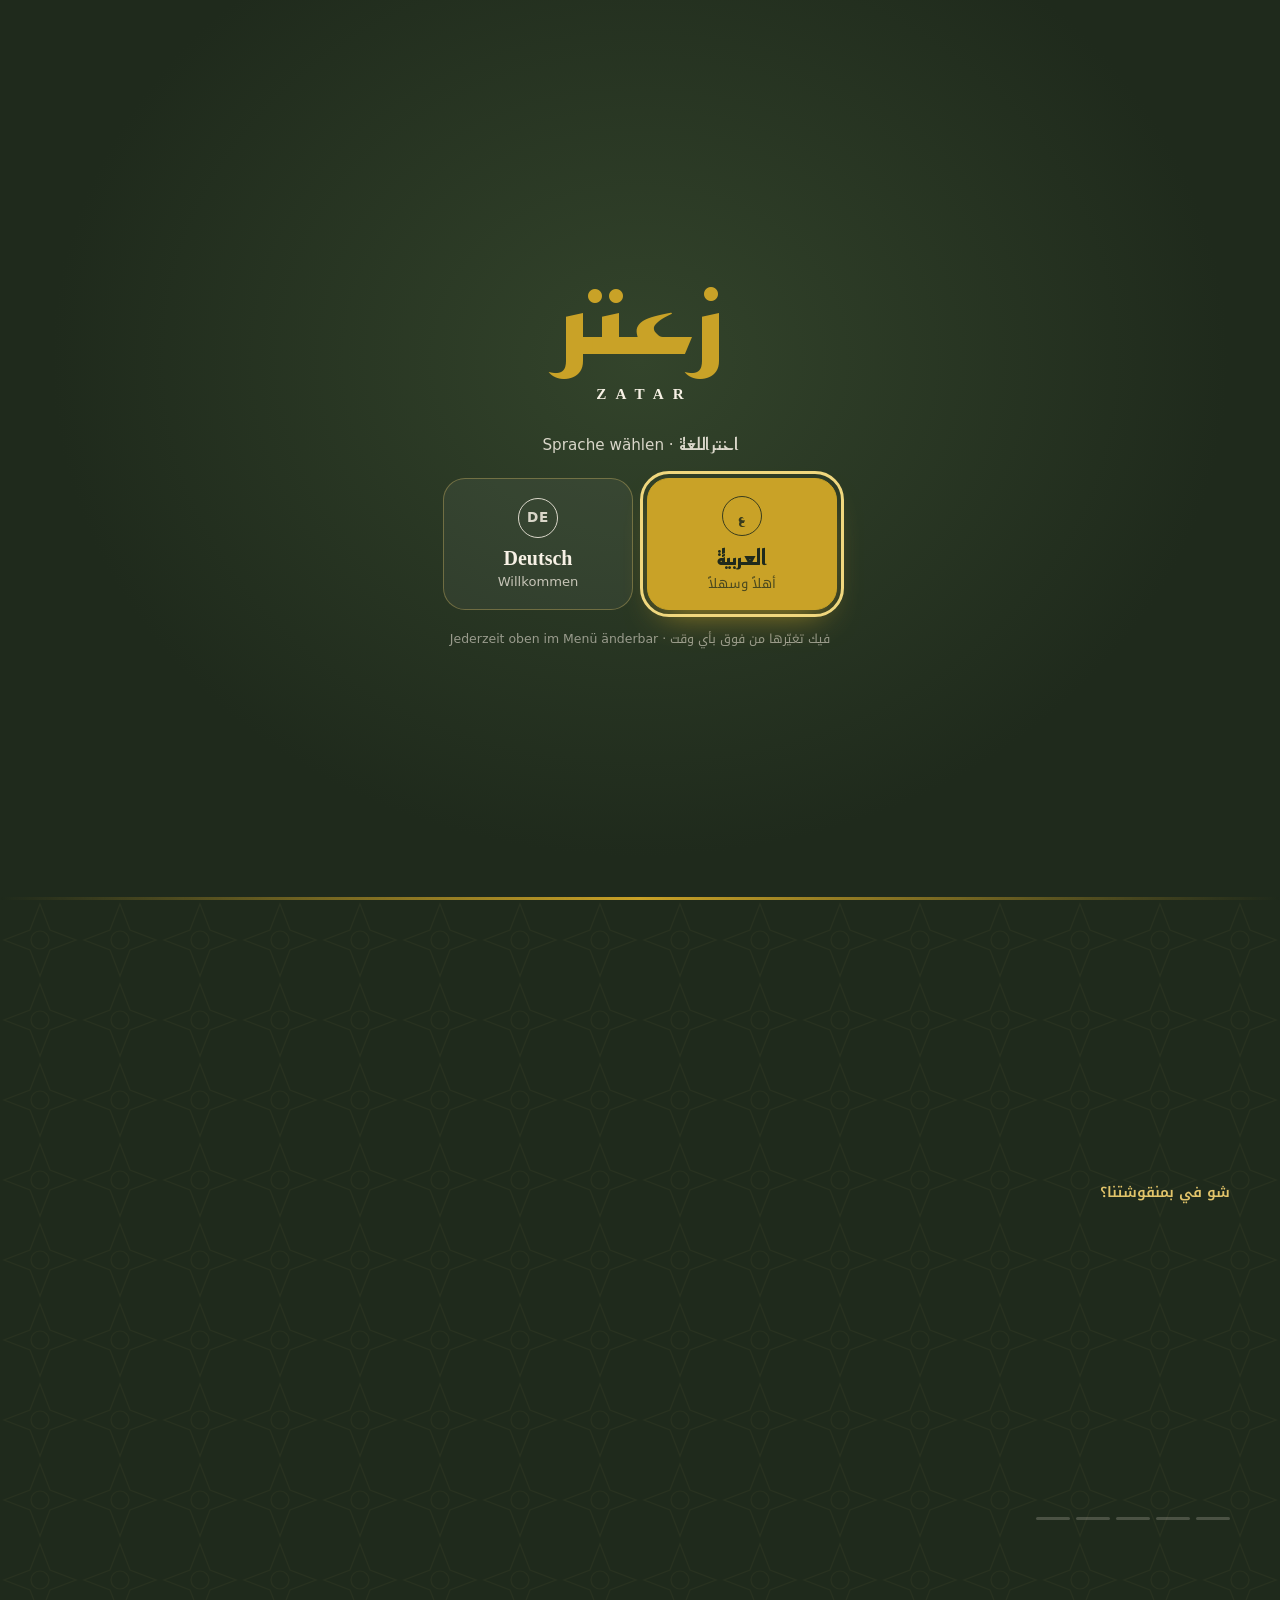
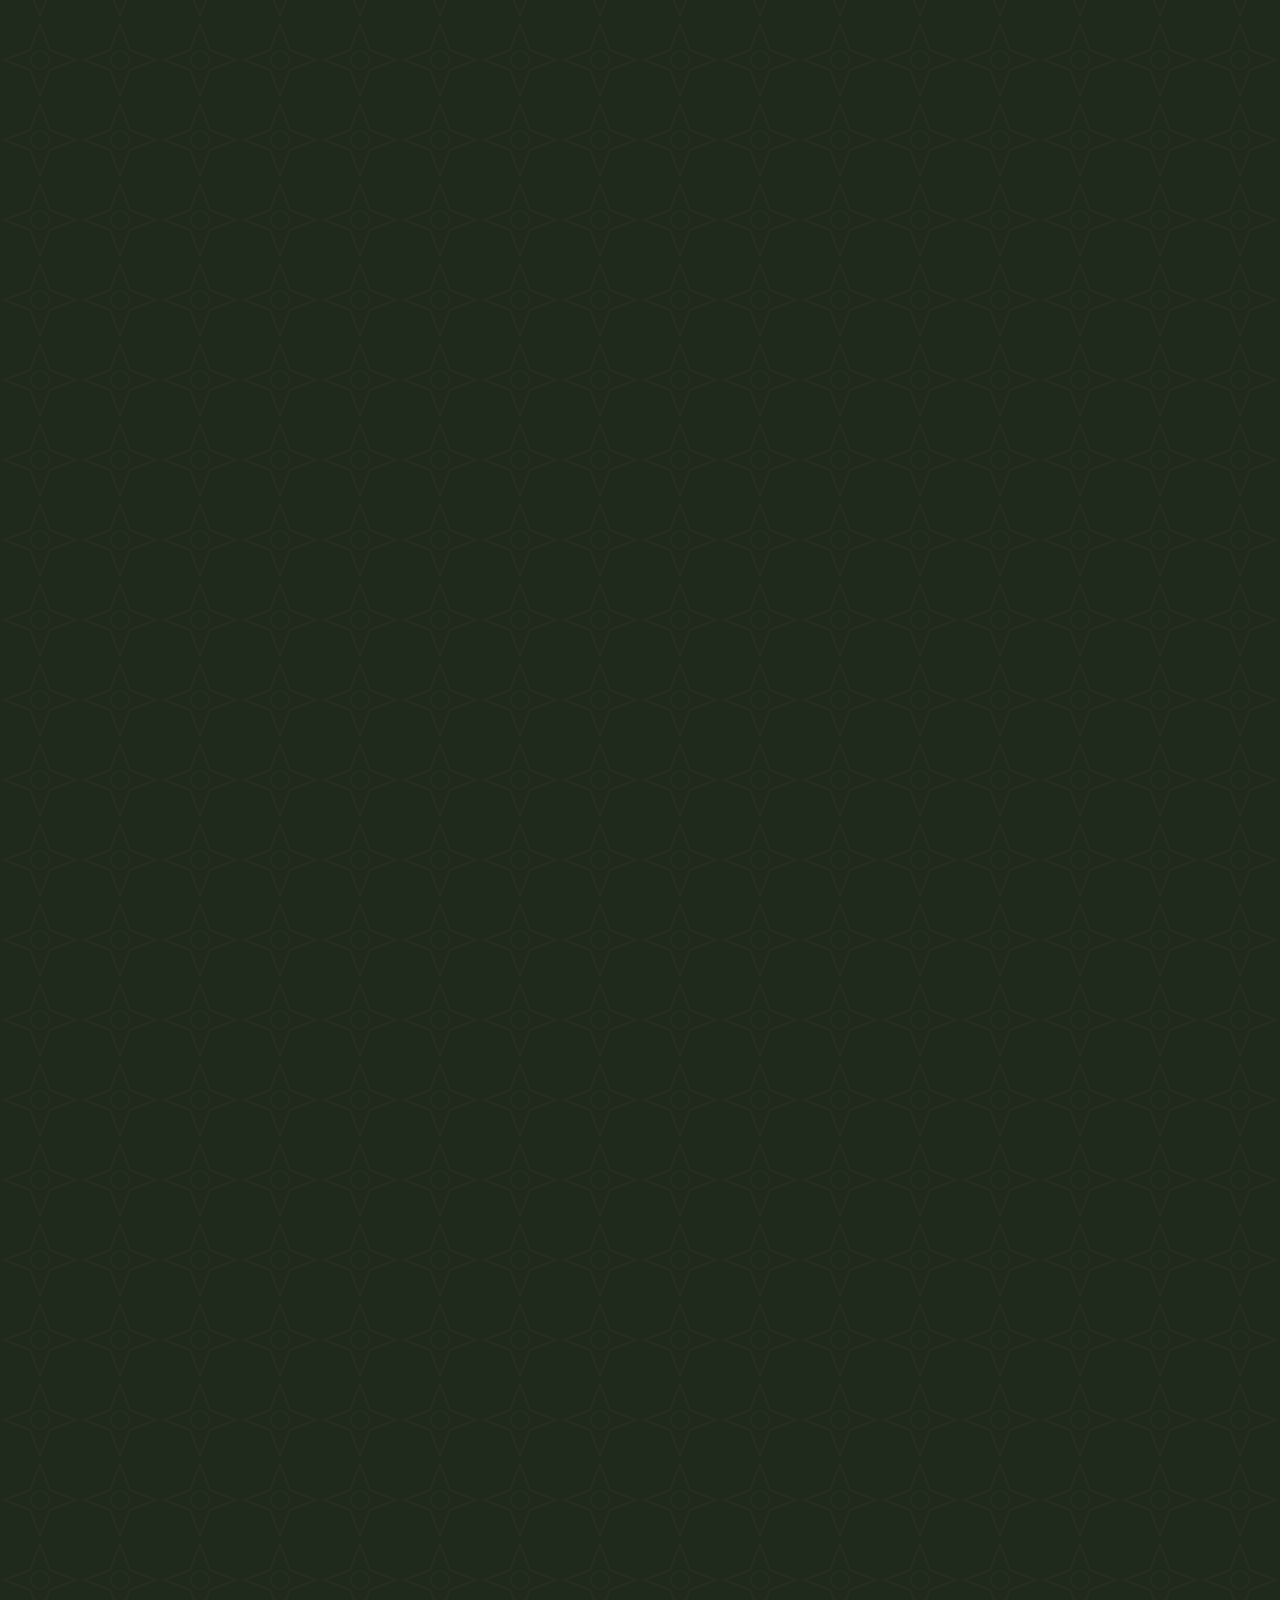
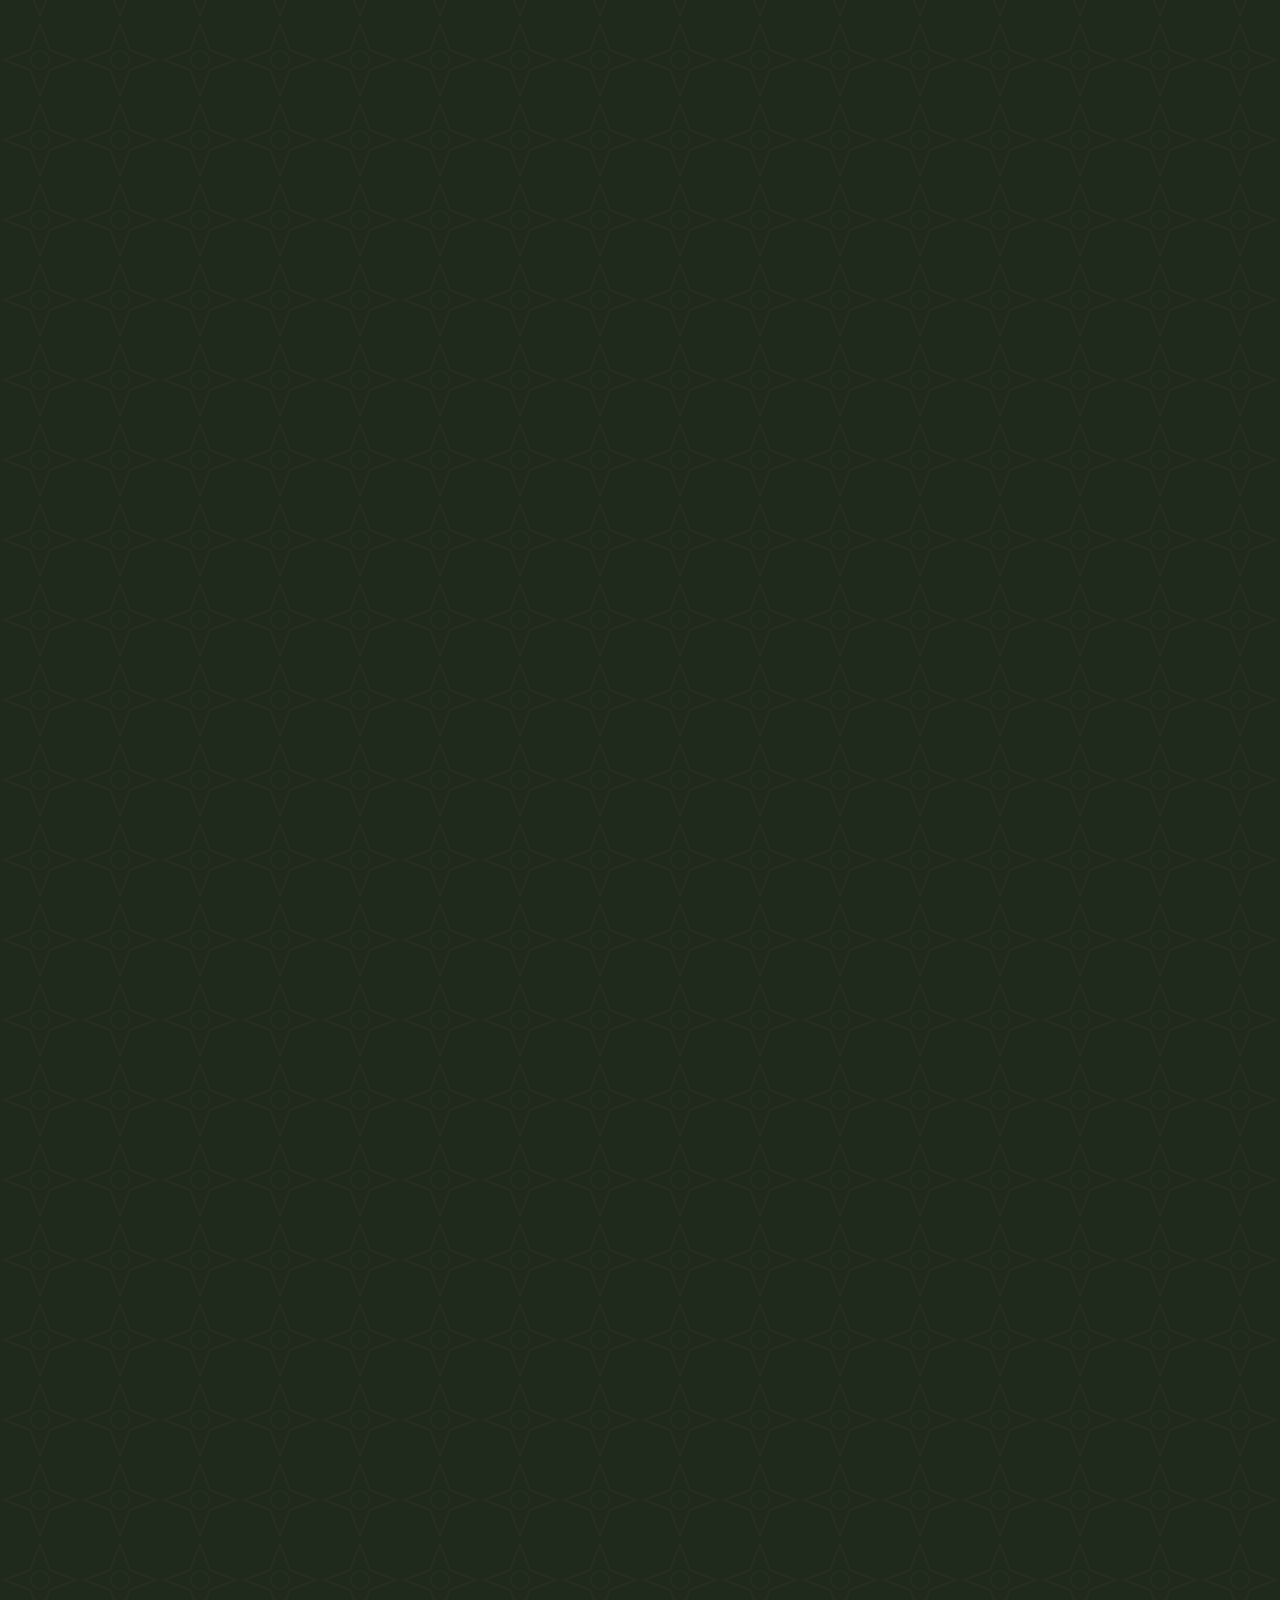
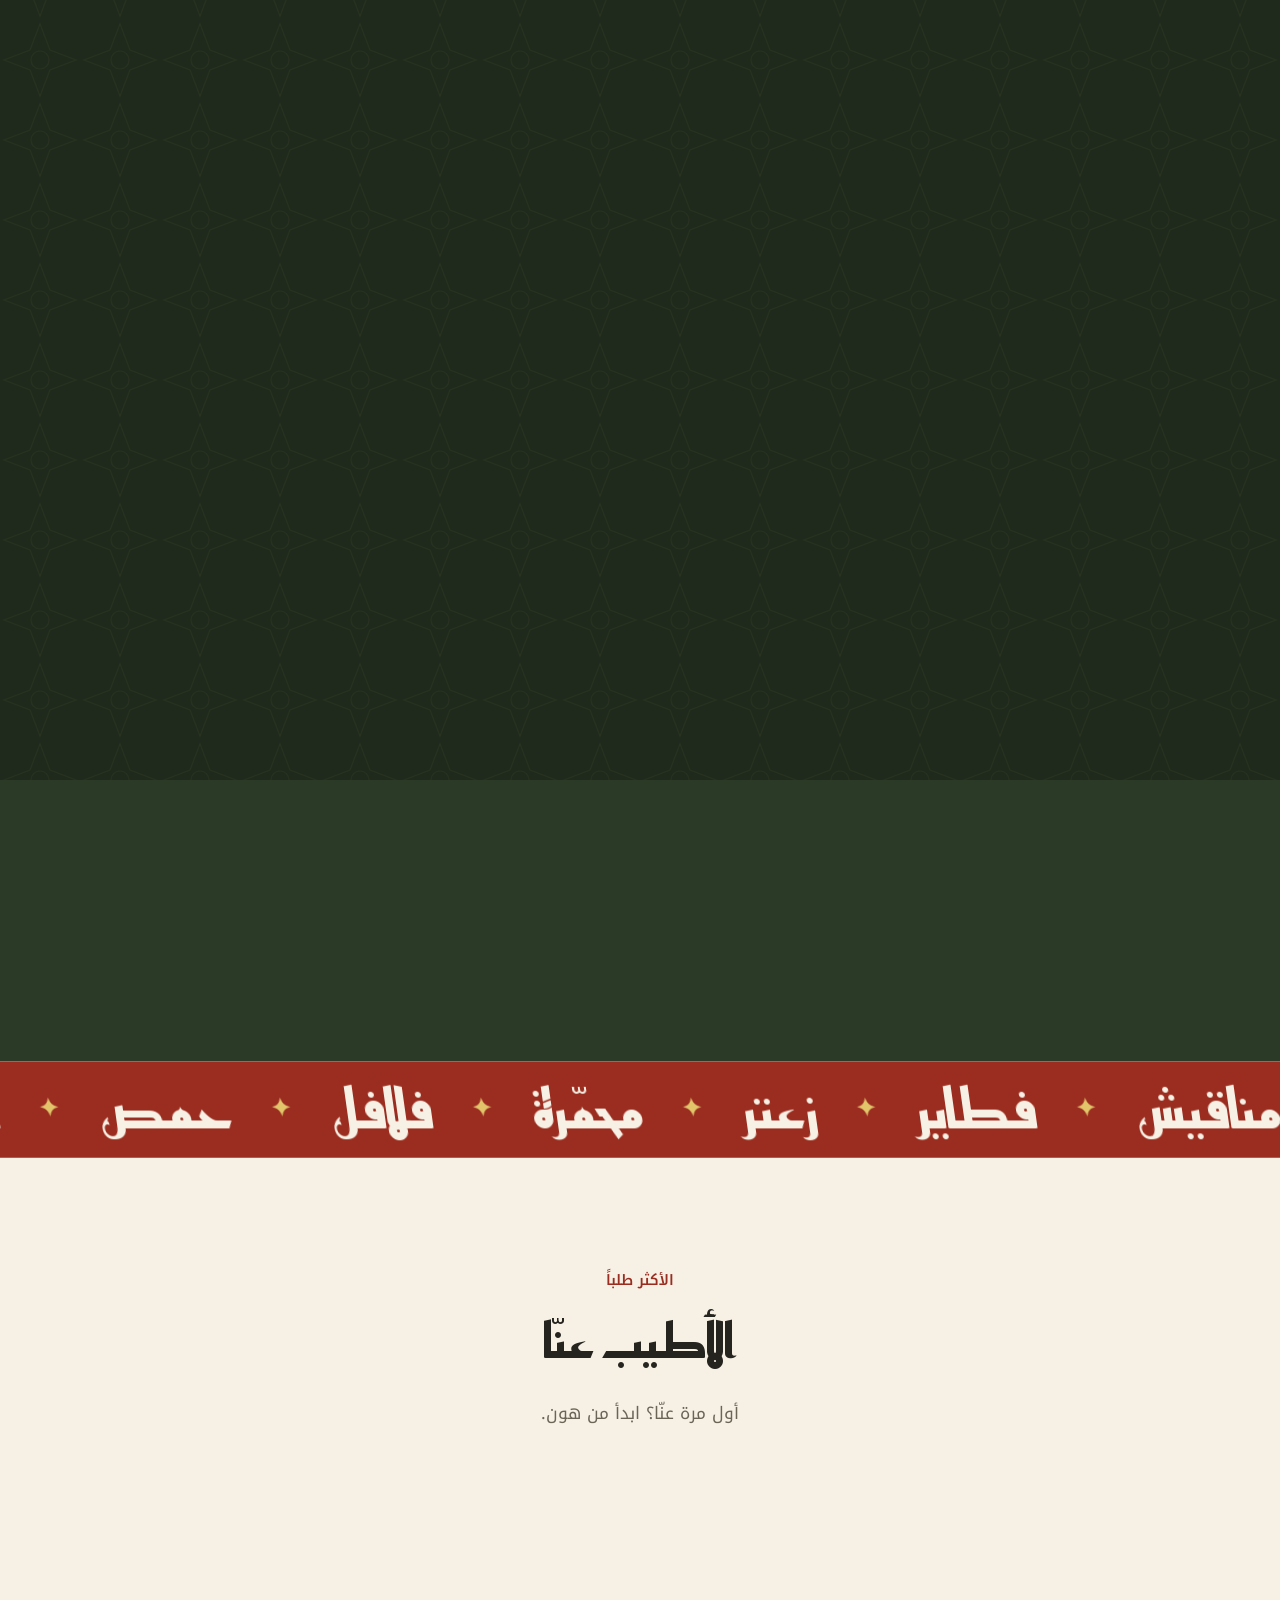
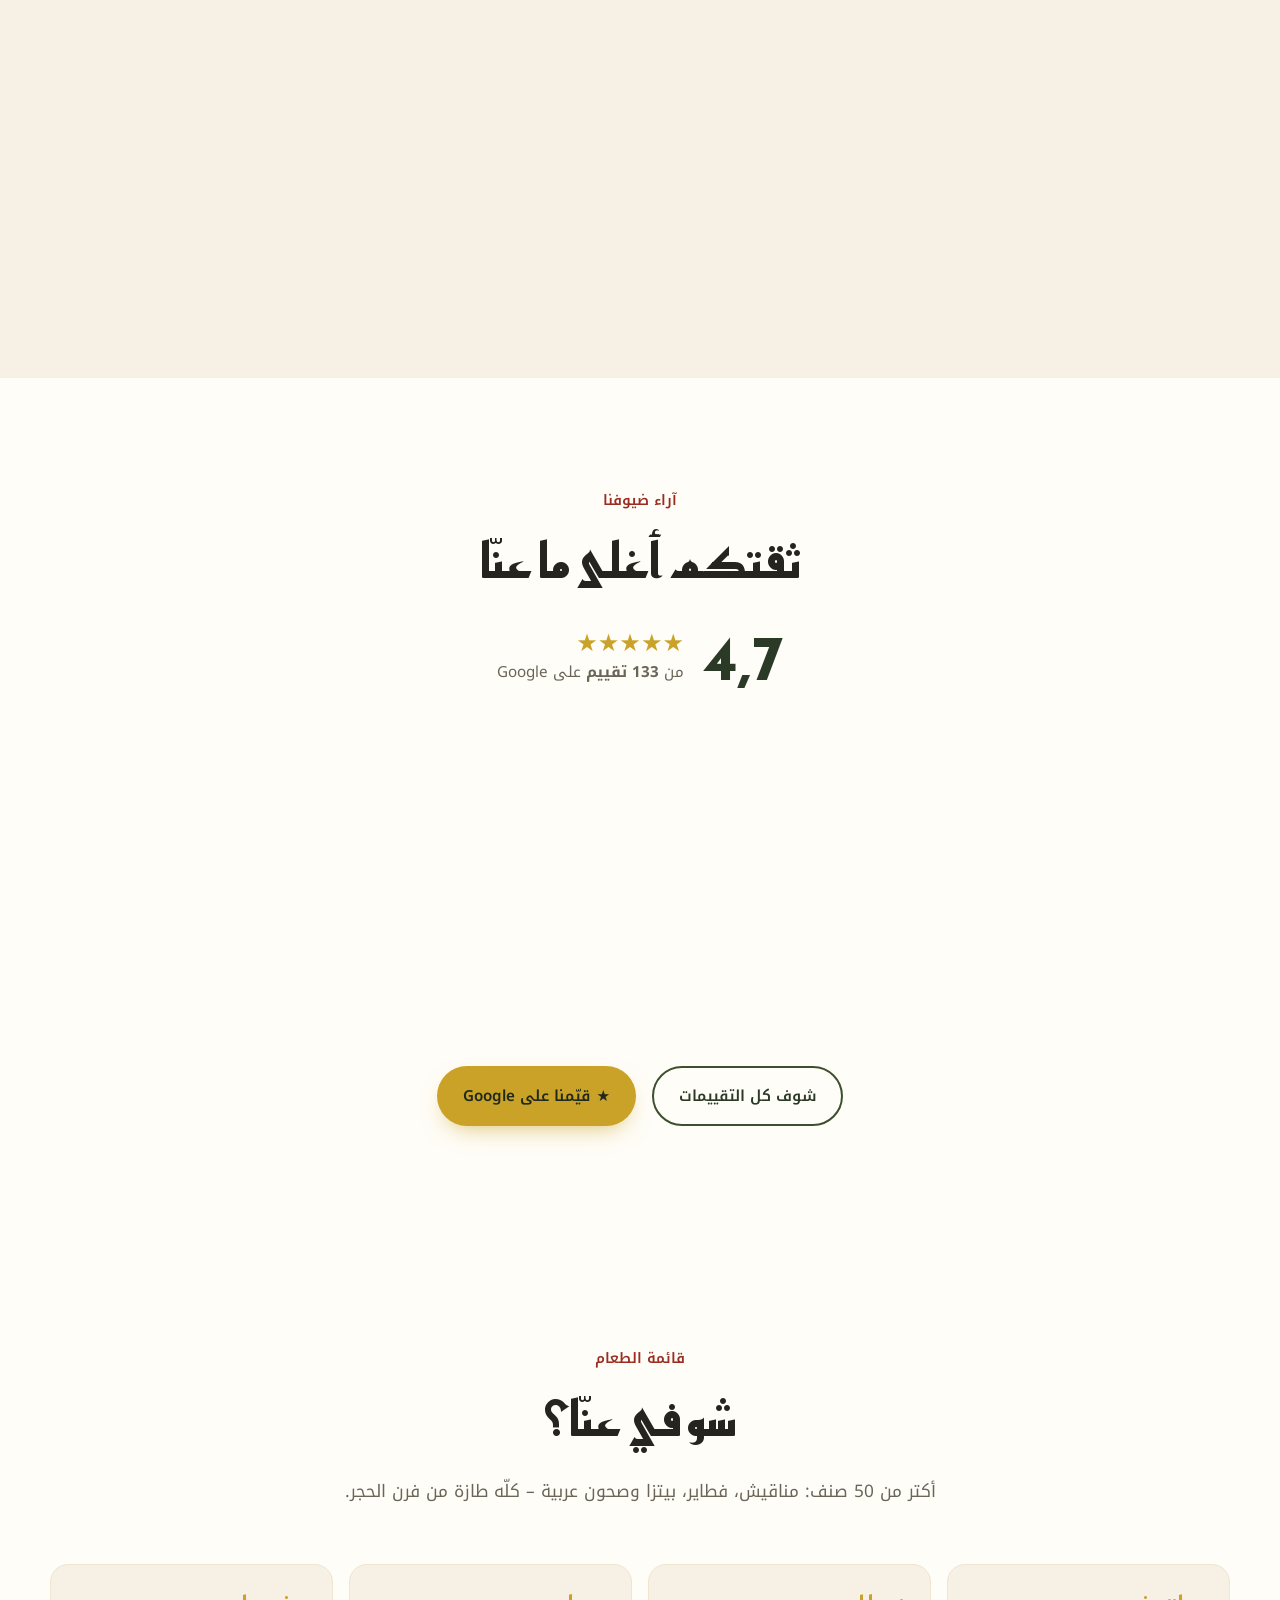
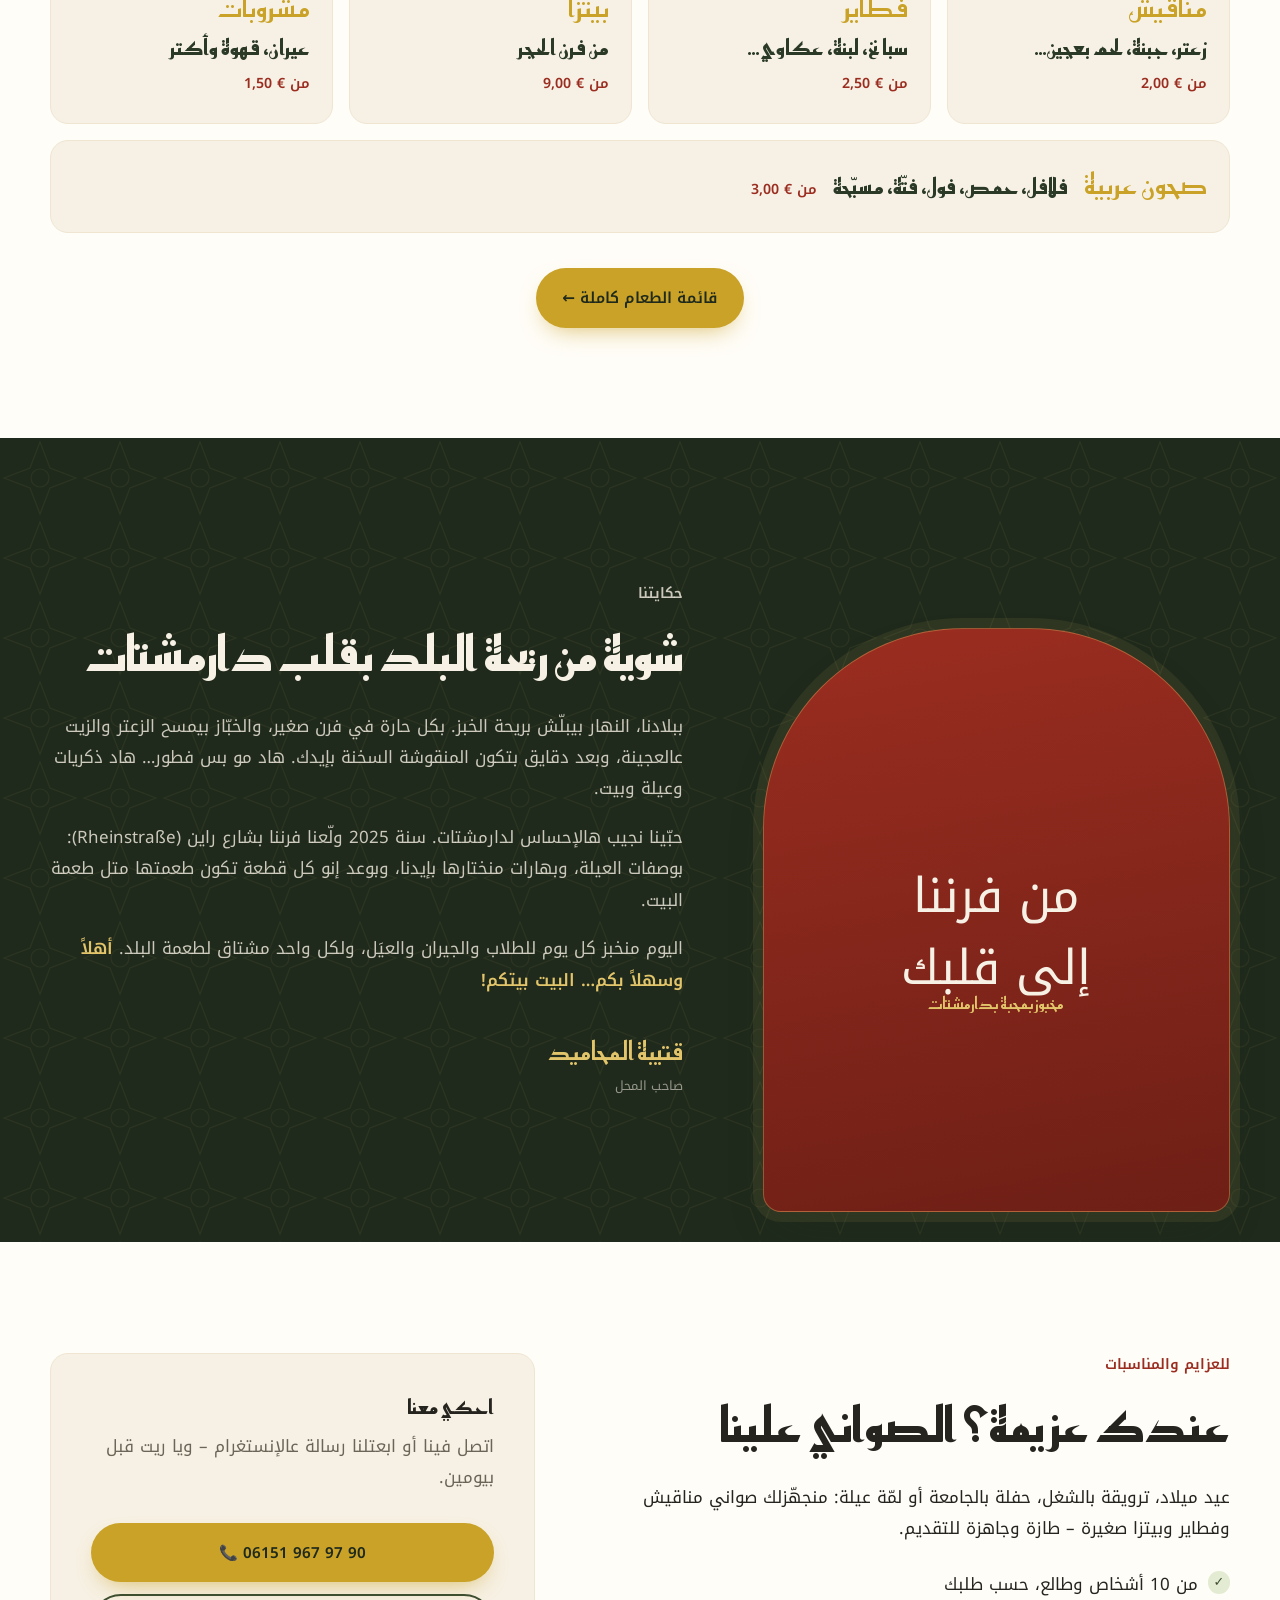
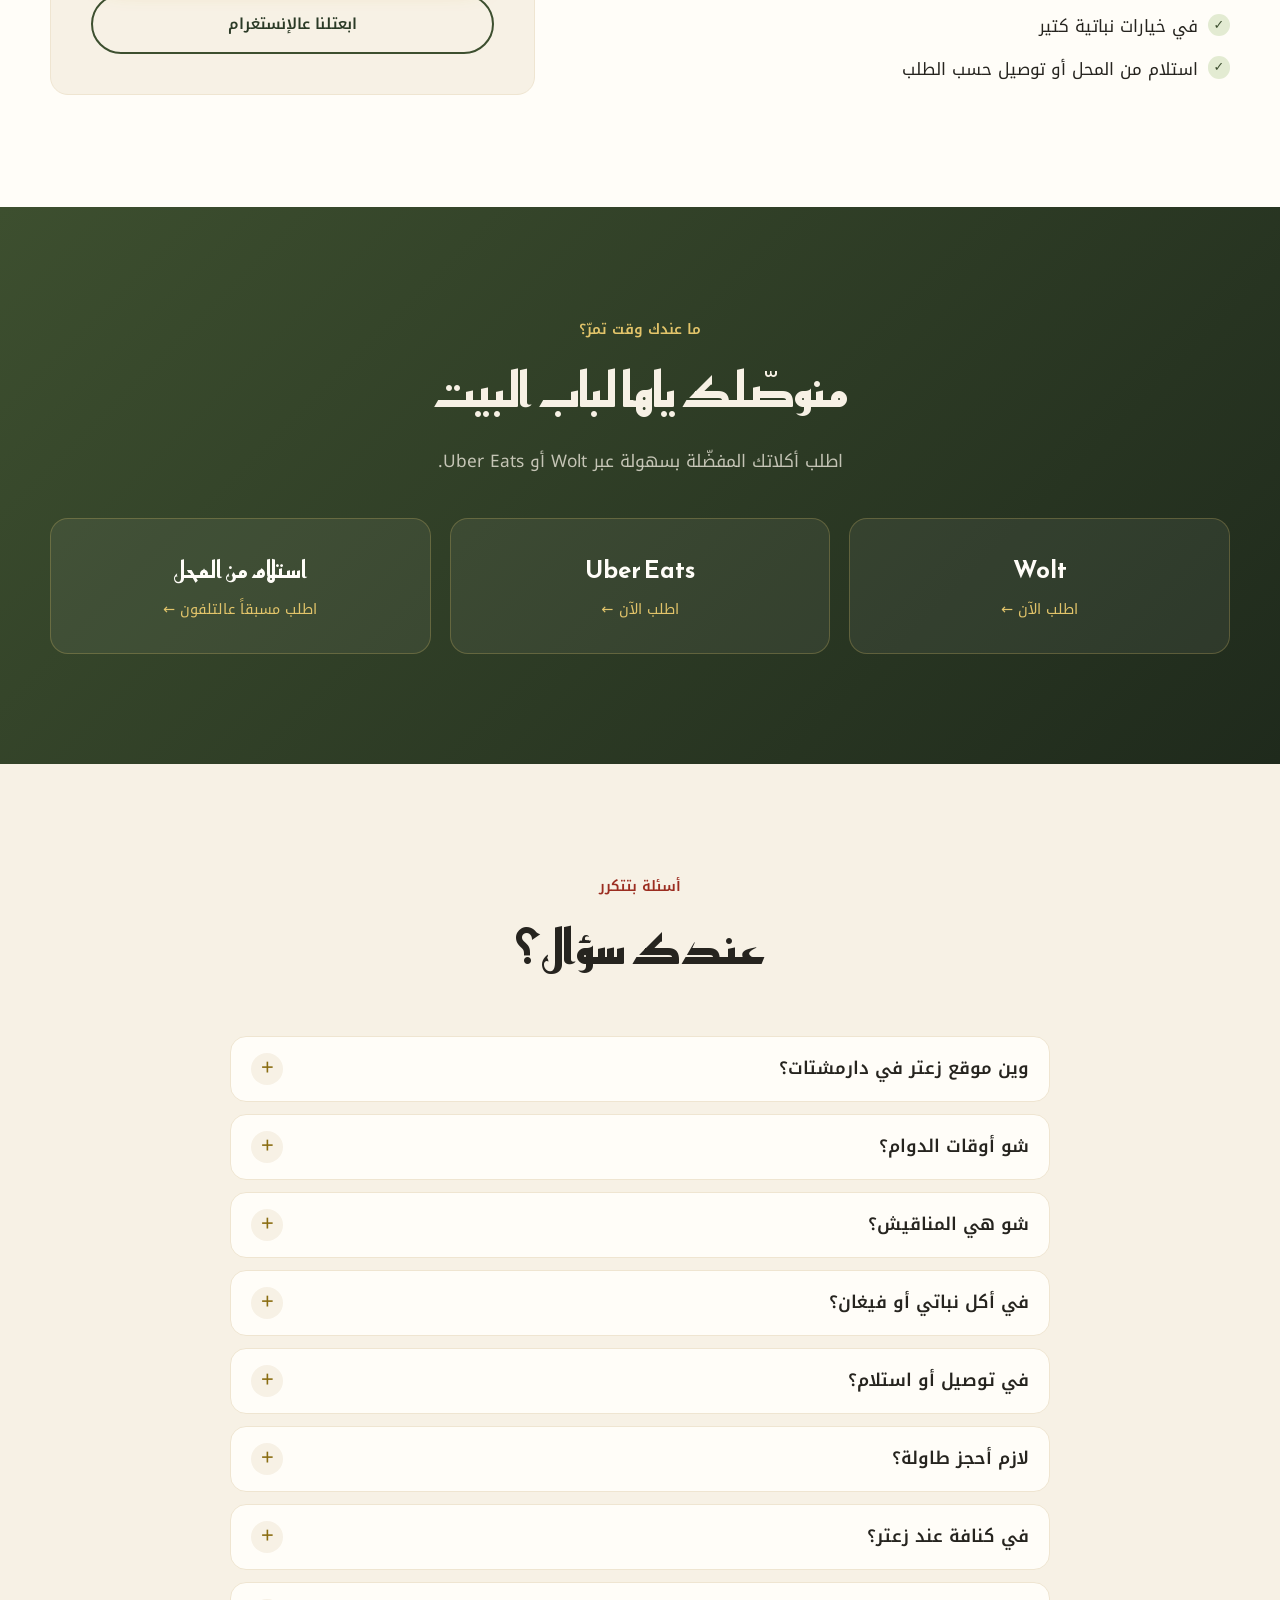
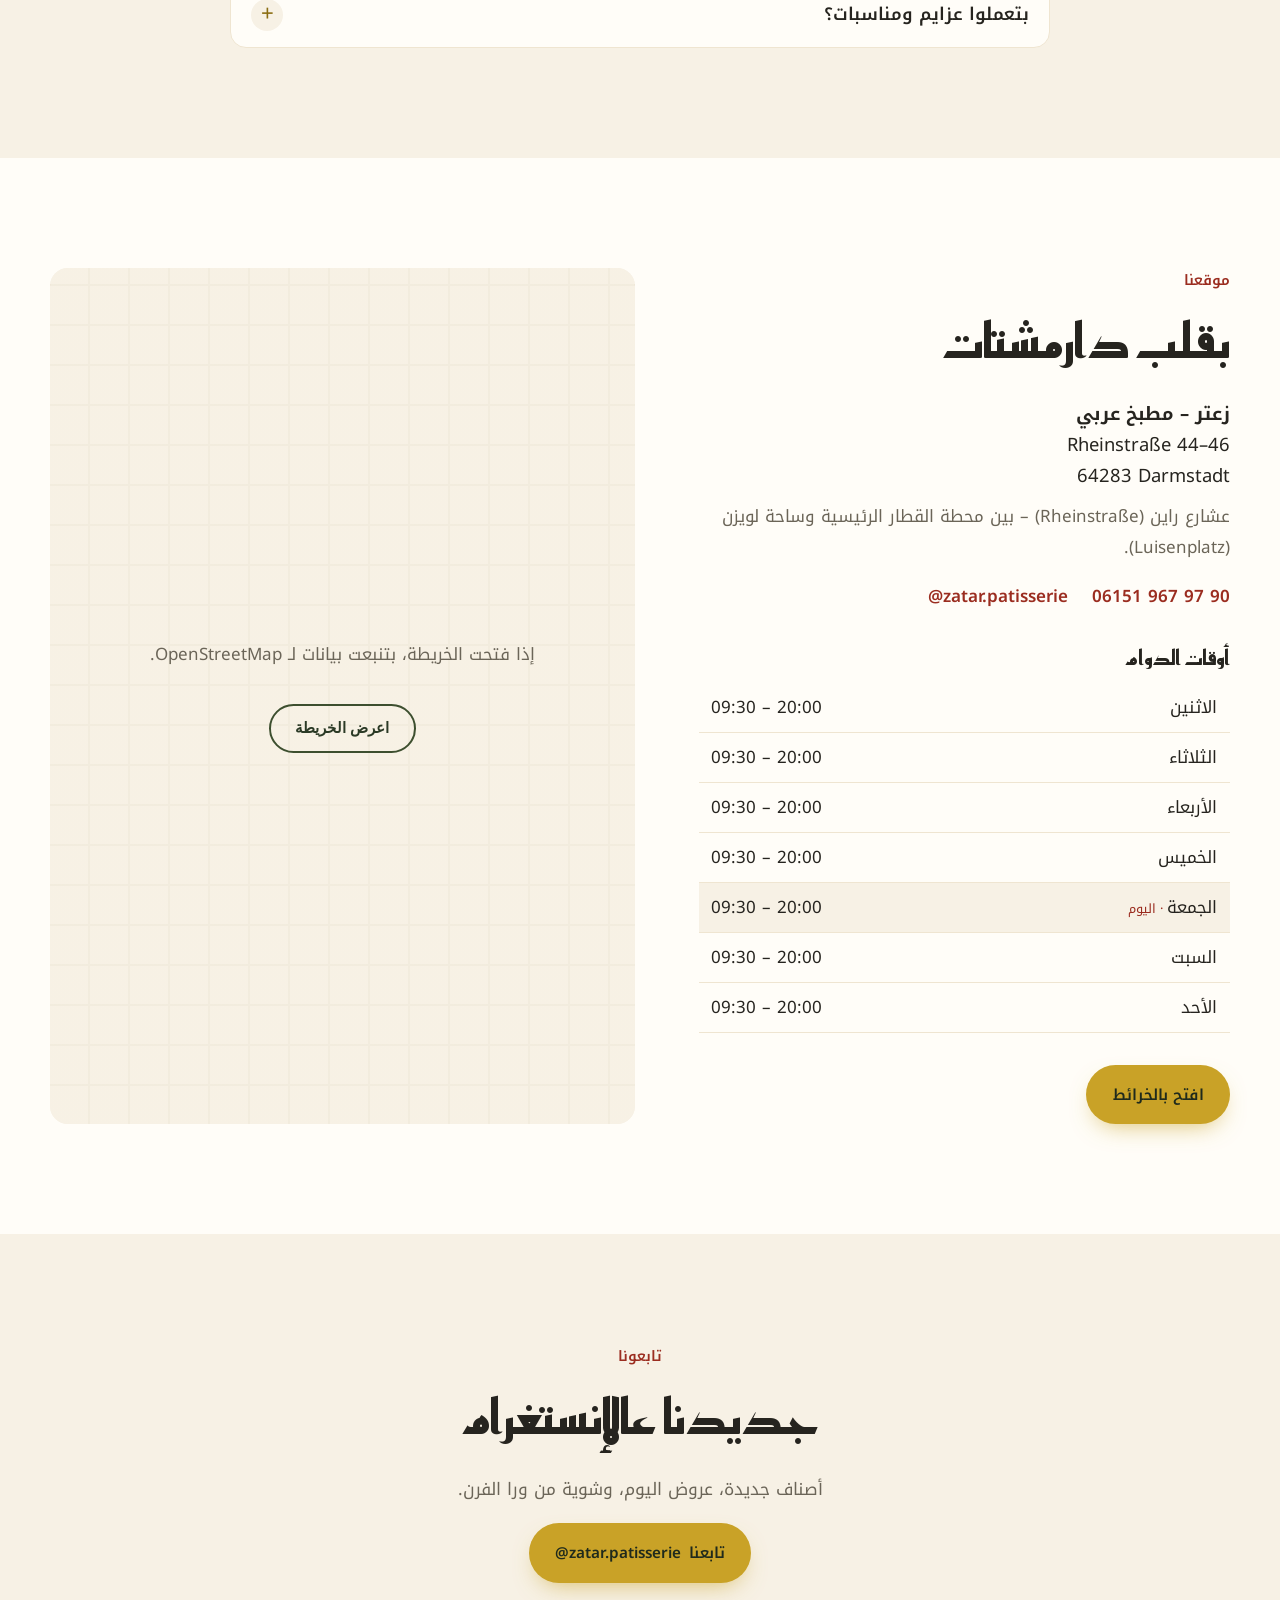
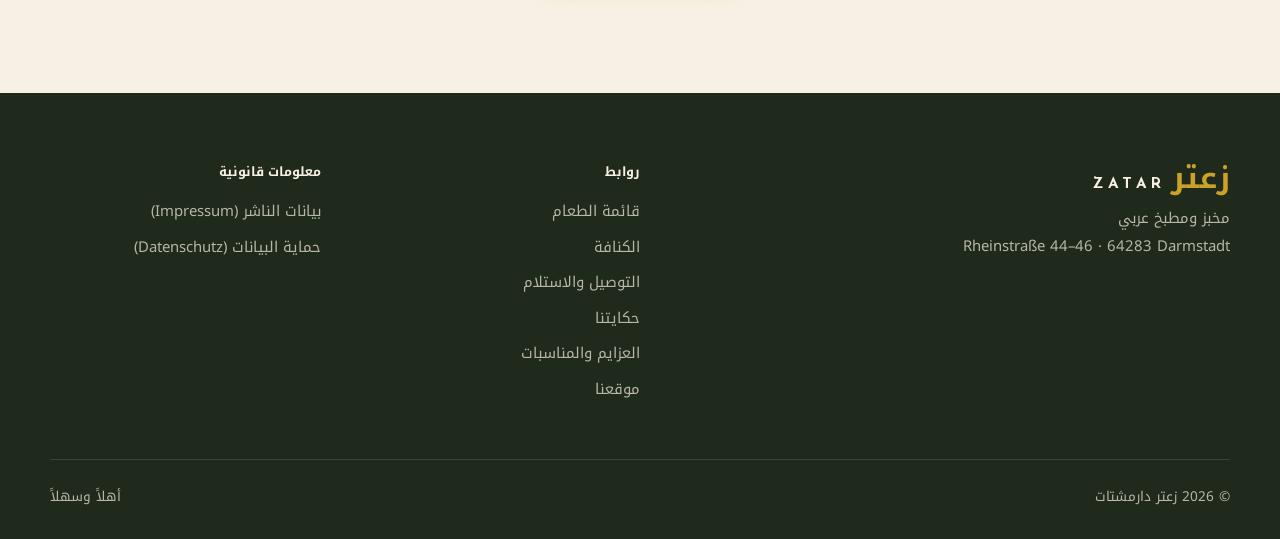
<file: ar/index.html>
<!DOCTYPE html>
<html lang="ar" dir="rtl">
<head>
  <meta charset="UTF-8">
  <meta name="viewport" content="width=device-width, initial-scale=1.0">
  <title>زعتر دارمشتات – مناقيش وفطاير وكنافة | مخبز عربي</title>
  <meta name="description" content="زعتر في دارمشتات: مناقيش طازة من فرن الحجر ابتداءً من 2 €، فطاير، بيتزا، فلافل، حمص وفول. Rheinstraße 44–46، يومياً من 9:30.">
  <link rel="canonical" href="https://zatar-restaurant.de/ar/">
  <link rel="alternate" hreflang="de" href="https://zatar-restaurant.de/">
  <link rel="alternate" hreflang="ar" href="https://zatar-restaurant.de/ar/">
  <link rel="alternate" hreflang="x-default" href="https://zatar-restaurant.de/">
  <meta name="theme-color" content="#1f2a1c">
  <!-- TESTVERSION: vor dem offiziellen Livegang diese Zeile entfernen -->
  <meta name="robots" content="noindex, nofollow">
  <!-- Sprachversionen (vor Livegang auf absolute URLs mit eigener Domain umstellen) -->

  <meta property="og:title" content="زعتر – مخبز ومطبخ عربي في دارمشتات">
  <meta property="og:description" content="طعم عربي أصيل من فرن الحجر: مناقيش، فطاير وأكثر. Rheinstraße 44–46، دارمشتات.">
  <meta property="og:type" content="website">
  <meta property="og:locale" content="ar_AR">
  <meta property="og:url" content="https://zatar-restaurant.de/ar/">
  <meta property="og:image" content="https://zatar-restaurant.de/images/og.jpg">
  <meta property="og:image:width" content="1200">
  <meta property="og:image:height" content="630">
  <meta property="og:image:alt" content="زعتر – مخبز ومطبخ عربي في دارمشتات">
  <meta name="twitter:card" content="summary_large_image">

  <link rel="icon" href="../images/favicon.svg" type="image/svg+xml">
  <link rel="stylesheet" href="../css/fonts.css">
  <link rel="stylesheet" href="../css/style.css">
  <link rel="stylesheet" href="../css/rtl.css">

  <!-- 3D: Dateien sofort vorladen; flache Ersatzgrafik nur zeigen, wenn das Gerät kein 3D kann -->
  <link rel="modulepreload" href="../js/hero3d.js">
  <link rel="modulepreload" href="../js/vendor/three.module.min.js">
  <link rel="modulepreload" href="../js/vendor/RoomEnvironment.js">
  <script>
    (function () {
      try {
        var c = document.createElement("canvas");
        if (c.getContext("webgl2") || c.getContext("webgl")) {
          var root = document.documentElement;
          root.classList.add("will-3d");
          setTimeout(function () { if (!root.classList.contains("has-3d")) root.classList.remove("will-3d"); }, 10000);
        }
      } catch (e) {}
    })();
  </script>

  <!-- Ladebildschirm + Sprachauswahl -->
  <link rel="stylesheet" href="../css/loader.css">
  <script type="application/ld+json">
{
  "@context": "https://schema.org",
  "@type": "Restaurant",
  "name": "زعتر – مخبز ومطبخ عربي",
  "url": "https://zatar-restaurant.de/ar/",
  "image": "https://zatar-restaurant.de/images/og.jpg",
  "alternateName": [
    "Zatar Darmstadt",
    "Zatar – Arabische Küche & Patisserie"
  ],
  "description": "مخبز ومطبخ عربي في دارمشتات: مناقيش، فطاير، كنافة، فلافل، حمص وفول من فرن الحجر، وأكلات فيغان كتير.",
  "servesCuisine": [
    "عربي",
    "مخبوزات"
  ],
  "priceRange": "€",
  "telephone": "+49 6151 9679790",
  "address": {
    "@type": "PostalAddress",
    "streetAddress": "Rheinstraße 44–46",
    "postalCode": "64283",
    "addressLocality": "Darmstadt",
    "addressCountry": "DE"
  },
  "geo": {
    "@type": "GeoCoordinates",
    "latitude": 49.8715,
    "longitude": 8.643
  },
  "openingHoursSpecification": [
    {
      "@type": "OpeningHoursSpecification",
      "dayOfWeek": [
        "Monday",
        "Tuesday",
        "Wednesday",
        "Thursday",
        "Friday",
        "Saturday",
        "Sunday"
      ],
      "opens": "09:30",
      "closes": "20:00"
    }
  ],
  "sameAs": [
    "https://www.instagram.com/zatar.patisserie/",
    "https://www.facebook.com/p/%D8%B2%D8%B9%D8%AA%D8%B1-Zatar-61575074091990/"
  ],
  "acceptsReservations": false,
  "hasMap": "https://www.google.com/maps/search/?api=1&query=Zatar+Rheinstra%C3%9Fe+44+64283+Darmstadt",
  "areaServed": "Darmstadt",
  "inLanguage": [
    "de",
    "ar"
  ],
  "hasMenu": "https://zatar-restaurant.de/ar/speisekarte"
}
  </script>
  <script type="application/ld+json">
{
  "@context": "https://schema.org",
  "@type": "FAQPage",
  "inLanguage": "ar",
  "mainEntity": [
    {
      "@type": "Question",
      "name": "وين موقع زعتر في دارمشتات؟",
      "acceptedAnswer": {
        "@type": "Answer",
        "text": "في Rheinstraße 44–46, 64283 Darmstadt – بقلب المدينة بين محطة القطار الرئيسية وساحة لويزن."
      }
    },
    {
      "@type": "Question",
      "name": "شو أوقات الدوام؟",
      "acceptedAnswer": {
        "@type": "Answer",
        "text": "كل يوم من 9:30 الصبح لـ 20:00 المسا، حتى بالويكند."
      }
    },
    {
      "@type": "Question",
      "name": "شو هي المناقيش؟",
      "acceptedAnswer": {
        "@type": "Answer",
        "text": "المناقيش خبز عربي مفتوح، منخبزه بفرن الحجر – الأصلية بالزعتر (زعتر وسمسم وسماق) أو بالجبنة. عنا ابتداءً من 2 €. قائمة الطعام"
      }
    },
    {
      "@type": "Question",
      "name": "في أكل نباتي أو فيغان؟",
      "acceptedAnswer": {
        "@type": "Answer",
        "text": "أكيد، كتير. فيغان مثلاً: منقوشة زعتر، زعتر بالخضار، محمرة، فطاير سبانخ، صحن فلافل، حمص، مسبحة، فول مدمس وصحن خضار. فطاير الزيتون منعملها بلا جبنة إذا طلبت. وأغلب باقي الأكل نباتي. قائمة الطعام"
      }
    },
    {
      "@type": "Question",
      "name": "في توصيل أو استلام؟",
      "acceptedAnswer": {
        "@type": "Answer",
        "text": "إيه. التوصيل عن طريق Wolt وUber Eats. وللاستلام فيك تحجز طلبك بالتلفون على 06151 967 97 90."
      }
    },
    {
      "@type": "Question",
      "name": "لازم أحجز طاولة؟",
      "acceptedAnswer": {
        "@type": "Answer",
        "text": "لا، ما في حجوزات – تفضل عنا بأي وقت."
      }
    },
    {
      "@type": "Question",
      "name": "في كنافة عند زعتر؟",
      "acceptedAnswer": {
        "@type": "Answer",
        "text": "أكيد – كنافة سخنة من على النار، جبنة بتمطّ، قطر وفستق حلبي. تعرّف على الكنافة"
      }
    },
    {
      "@type": "Question",
      "name": "بتعملوا عزايم ومناسبات؟",
      "acceptedAnswer": {
        "@type": "Answer",
        "text": "إيه. للحفلات وفطور الشغل والجامعة منحضّرلك صواني مناقيش وفطاير وبيتزا صغيرة – من 10 أشخاص وطالع. احكينا بالتلفون أو على إنستغرام قبل يومين تقريباً."
      }
    }
  ]
}
  </script>
</head>
<body>
  <!-- ============ LADEBILDSCHIRM + SPRACHAUSWAHL ============ -->
  <div class="loader" id="loader" aria-hidden="true">
    <div class="loader__inner">
      <div class="loader__seeds"><i></i><i></i><i></i><i></i><i></i><i></i><i></i></div>
      <span class="loader__ar">زعتر</span>
      <span class="loader__lat">ZATAR</span>
      <div class="loader__progress">
        <div class="loader__bar"><span id="loaderBar"></span></div>
        <p class="loader__tag" lang="ar">طازة من فرن الحجر</p>
      </div>
      <div class="lang-pick" id="langPick" role="dialog" aria-modal="true" aria-labelledby="langPickTitle" hidden>
        <p class="lang-pick__title" id="langPickTitle"><span lang="ar">اختر اللغة</span> · <span lang="de">Sprache wählen</span></p>
        <div class="lang-pick__options">
          <a class="lang-opt" href="../index.html" data-lang="de" hreflang="de" lang="de" dir="ltr">
            <span class="lang-opt__code" aria-hidden="true">DE</span><strong>Deutsch</strong><small>Willkommen</small>
          </a>
          <a class="lang-opt" href="index.html" data-lang="ar" hreflang="ar" lang="ar">
            <span class="lang-opt__code" aria-hidden="true">ع</span><strong>العربية</strong><small>أهلاً وسهلاً</small>
          </a>
        </div>
        <p class="lang-pick__note"><span lang="ar">فيك تغيّرها من فوق بأي وقت</span> · <span lang="de">Jederzeit oben im Menü änderbar</span></p>
      </div>
    </div>
  </div>
  <script src="../js/loader.js"></script>

  <!-- ============ NAVIGATION ============ -->
  <header class="nav" id="top">
    <div class="container nav__inner">
      <a href="#top" class="brand" aria-label="زعتر – الصفحة الرئيسية">
        <span class="brand__ar">زعتر</span>
        <span class="brand__lat" lang="de">ZATAR</span>
      </a>
      <nav class="nav__links" aria-label="القائمة الرئيسية">
        <a href="speisekarte.html">قائمة الطعام</a>
        <a href="kunefe.html">الكنافة</a>
        <a href="#bestellen" class="nav__link--order">التوصيل والاستلام</a>
        <a href="#geschichte">حكايتنا</a>
        <a href="#catering">العزايم والمناسبات</a>
        <a href="#besuch">موقعنا</a>
      </nav>
      <a href="#bestellen" class="btn btn--sm btn--gold nav__cta">اطلب الآن</a>
      <a href="../index.html" class="lang-switch" data-lang="de" hreflang="de" lang="de" aria-label="Deutsche Version – النسخة الألمانية">Deutsch</a>
      <button class="nav__toggle" aria-label="فتح القائمة" aria-expanded="false">
        <span></span><span></span><span></span>
      </button>
    </div>
  </header>

  <main>
    <!-- ============ HERO ============ -->
    <section class="hero">
      <div class="hero__pattern" aria-hidden="true"></div>
      <div class="container hero__grid">
        <div class="hero__text reveal">
          <p class="eyebrow"><span class="status" id="openStatus">دارمشتات · Rheinstraße 44–46</span></p>
          <h1 class="split">مناقيش وفطاير<br><em>على أصولها</em></h1>
          <p class="lead">من فرن الحجر لإيدك: مناقيش، فطاير، بيتزا، فلافل، حمص وفول –<br>طازة كل يوم.</p>
          <div class="hero__actions">
            <a href="speisekarte.html" class="btn btn--gold">قائمة الطعام</a>
            <a href="#bestellen" class="btn btn--ghost">اطلب توصيل</a>
          </div>
          <ul class="hero__facts">
            <li><strong>من <bdi dir="ltr">2 €</bdi></strong><span>المنقوشة</span></li>
            <li><strong><bdi dir="ltr">4,7 ★</bdi></strong><span>133 تقييم على Google</span></li>
            <li><strong>كل يوم</strong><span>من 9:30 الصبح</span></li>
          </ul>
        </div>

        <div class="hero__visual reveal" aria-hidden="true">
          <div class="plate">
            <svg viewBox="0 0 400 400" class="manakish">
              <defs>
                <radialGradient id="dough" cx="50%" cy="45%" r="55%">
                  <stop offset="0%" stop-color="#e9c48a"/>
                  <stop offset="70%" stop-color="#d49a52"/>
                  <stop offset="100%" stop-color="#a86a2c"/>
                </radialGradient>
                <radialGradient id="topping" cx="50%" cy="50%" r="50%">
                  <stop offset="0%" stop-color="#5b6b2e"/>
                  <stop offset="100%" stop-color="#3f4b1f"/>
                </radialGradient>
              </defs>
              <circle cx="200" cy="200" r="185" fill="url(#dough)"/>
              <circle cx="200" cy="200" r="158" fill="url(#topping)"/>
              <g id="specks"></g>
            </svg>
          </div>
          <div class="hero__badge">
            <span>مناقيش</span>
            <small>الأشهر عنّا<br>منقوشة زعتر</small>
          </div>
        </div>
      </div>
    </section>

    <!-- ============ 3D: ما سرّ المنقوشة؟ ============ -->
    <section class="story3d" id="zaatar" aria-label="شو في بمنقوشتنا؟">
      <div class="story3d__sticky">
        <div class="story3d__stage" aria-hidden="true"></div>
        <div class="story3d__text">
          <p class="eyebrow eyebrow--light story3d__eyebrow">شو في بمنقوشتنا؟</p>
          <div class="story3d__steps">
            <article class="story3d__step" data-step="0">
              <span class="story3d__num">01</span>
              <h2>العجينة</h2>
              <p>منعجنها كل يوم الصبح بإيدنا، ومنخبزها بفرن الحجر: مقرمشة من برّا وطرية من جوّا.</p>
            </article>
            <article class="story3d__step" data-step="1">
              <span class="story3d__num">02</span>
              <h2>زيت وزعتر</h2>
              <p>خلطة زعتر على أصولها مع زيت الزيتون… وهون السرّ كلّه.</p>
            </article>
            <article class="story3d__step" data-step="2">
              <span class="story3d__num">03</span>
              <h2>سمسم محمّص</h2>
              <p>بيعطيها قرمشة وريحة بتفتح النفس.</p>
            </article>
            <article class="story3d__step" data-step="3">
              <span class="story3d__num">04</span>
              <h2>سمّاق</h2>
              <p>حموضة خفيفة ولون أحمر بيكمّل الطعمة.</p>
            </article>
            <article class="story3d__step" data-step="4">
              <span class="story3d__num">05</span>
              <h2>منقوشة زعتر</h2>
              <p>كلّو مع بعض، سخنة من الفرن – بس بـ <strong class="ltr">2,00 €</strong>. صحتين!</p>
              <a href="speisekarte.html" class="btn btn--gold">قائمة الطعام</a>
            </article>
          </div>
          <div class="story3d__progress" aria-hidden="true"><span></span><span></span><span></span><span></span><span></span></div>
        </div>
      </div>
    </section>

    <!-- ============ المزايا ============ -->
    <section class="features">
      <div class="container features__grid">
        <article class="feature reveal">
          <div class="feature__icon">
            <svg viewBox="0 0 24 24"><path d="M12 3c2 3 5 4.5 5 8.5A5 5 0 0 1 7 11.5C7 9 8.5 7.5 9.5 6c.3 1.8 1.2 2.7 2 3 .2-2.2.2-4.2.5-6Z"/></svg>
          </div>
          <h3>سخن من الفرن</h3>
          <p>العجينة طازة كل يوم، ومنخبز كل قطعة وقت ما تطلبها.</p>
        </article>
        <article class="feature reveal">
          <div class="feature__icon">
            <svg viewBox="0 0 24 24"><path d="M5 19c8 0 14-6 14-14-8 0-14 6-14 14Zm0 0 7-7"/></svg>
          </div>
          <h3>طعمة البلد</h3>
          <p>زعتر، سماق، جبنة عكاوي ومحمّرة – متل ما تعوّدنا عليها.</p>
        </article>
        <article class="feature reveal">
          <div class="feature__icon">
            <svg viewBox="0 0 24 24"><path d="M21 12H8l3-3m-3 3 3 3M7 6H3v12h4"/></svg>
          </div>
          <h3>استلام أو توصيل</h3>
          <p>مرّ علينا، أو اطلب عبر Wolt و Uber Eats – بتوصلك سخنة لباب البيت.</p>
        </article>
      </div>
    </section>

    <!-- ============ شريط متحرك ============ -->
    <div class="marquee" aria-hidden="true">
      <div class="marquee__track">
        <span>مناقيش</span><span>فطاير</span><span>زعتر</span><span>محمّرة</span><span>فلافل</span><span>حمص</span><span>فول</span><span>فتّة</span><span>مناقيش</span><span>فطاير</span><span>زعتر</span><span>محمّرة</span><span>فلافل</span><span>حمص</span><span>فول</span><span>فتّة</span>
      </div>
    </div>

    <!-- ============ الأكثر طلباً ============ -->
    <section class="section section--cream" id="signature">
      <div class="container">
        <header class="section__head reveal">
          <p class="eyebrow">الأكثر طلباً</p>
          <h2 class="split">الأطيب عنّا</h2>
          <p class="section__sub">أول مرة عنّا؟ ابدأ من هون.</p>
        </header>

        <p class="swipe-hint" aria-hidden="true">← اسحب لتشوف أكتر →</p>
        <div class="signature__grid carousel" aria-label="الأطيب عنّا">
          <article class="dish reveal">
            <div class="dish__img dish__img--zaatar"><span>زعتر</span></div>
            <div class="dish__body">
              <div class="dish__row"><h3>منقوشة زعتر</h3><span class="price">2,00 €</span></div>
              <p>قلب الفرن: عجينة طازة مع زعتر وسمسم وسماق وزيت زيتون.</p>
              <span class="tag tag--vegan">🌱 فيغان</span>
            </div>
          </article>
          <article class="dish reveal">
            <div class="dish__img dish__img--muhammara"><span>محمّرة</span></div>
            <div class="dish__body">
              <div class="dish__row"><h3>محمّرة بجبنة</h3><span class="price">2,50 €</span></div>
              <p>محمّرة متبّلة مع جبنة ذايبة.</p>
              <span class="tag tag--veg">نباتي</span>
            </div>
          </article>
          <article class="dish reveal">
            <div class="dish__img dish__img--fatayer"><span>فطاير</span></div>
            <div class="dish__body">
              <div class="dish__row"><h3>فطيرة سبانخ بجبنة</h3><span class="price">3,00 €</span></div>
              <p>الفطيرة اللي ما بتنملّ: سبانخ مع جبنة.</p>
              <span class="tag tag--veg">نباتي</span>
            </div>
          </article>
          <article class="dish reveal">
            <div class="dish__img dish__img--lahm"><span>لحم بعجين</span></div>
            <div class="dish__body">
              <div class="dish__row"><h3>لحم بعجين</h3><span class="price">2,50 €</span></div>
              <p>عجينة رقيقة مع لحمة مفرومة متبّلة.</p>
              <span class="tag">مع لحمة</span>
            </div>
          </article>
        </div>
      </div>
    </section>

    <!-- ============ التقييمات ============ -->
    <!-- Echte Google-Rezensionen (Stand: 24.09.2026), sinngemäß aus dem Deutschen übersetzt und als Übersetzung gekennzeichnet -->
    <section class="section reviews" id="bewertungen">
      <div class="container">
        <header class="section__head reveal">
          <p class="eyebrow">آراء ضيوفنا</p>
          <h2 class="split">ثقتكم أغلى ما عنّا</h2>
        </header>

        <div class="rating reveal">
          <div class="rating__score">4,7</div>
          <div>
            <div class="rating__stars" aria-label="4,7 من 5 نجوم">★★★★★</div>
            <p class="rating__meta">من <strong>133 تقييم</strong> على Google</p>
          </div>
        </div>

        <div class="reviews__grid carousel" aria-label="التقييمات">
          <figure class="review reveal">
            <div class="review__stars" aria-label="5 من 5 نجوم">★★★★★</div>
            <blockquote>«تخصص البيت – المناقيش – رائعة ببساطة: طازجة ومقرمشة وعطرة بشكل لا يُصدَّق. سواء بالزعتر أو الجبنة أو المحمّرة أو اللحم، كل نوع مقنع …»</blockquote>
            <figcaption><span class="review__avatar">S</span><span><strong>Sweety L</strong><small>تقييم على Google · مترجم من الألماني</small></span></figcaption>
          </figure>
          <figure class="review reveal">
            <div class="review__stars" aria-label="5 من 5 نجوم">★★★★★</div>
            <blockquote>«من يبحث عن مطبخ عربي أصيل لا يمكنه أن يتجاوز هذا المطعم. … الفول كان محضّراً بإتقان ومتبّلاً بشكل مثالي … وفي الزعتر تلاحظ فوراً طزاجة المكوّنات.»</blockquote>
            <figcaption><span class="review__avatar">W</span><span><strong>Wafa Abdallah</strong><small>تقييم على Google · مترجم من الألماني</small></span></figcaption>
          </figure>
          <figure class="review reveal">
            <div class="review__stars" aria-label="5 من 5 نجوم">★★★★★</div>
            <blockquote>«كانت هذه أول زيارة لي لزعتر وأنا متحمّسة جداً! … السعر مقابل الجودة لا يُضاهى! الأكل لذيذ بشكل لا يُصدَّق: خضار طازجة جداً، مخللات رائعة، وكل شيء محضّر بحب.»</blockquote>
            <figcaption><span class="review__avatar">L</span><span><strong>Luisa</strong><small>تقييم على Google · مترجم من الألماني</small></span></figcaption>
          </figure>
        </div>

        <div class="reviews__actions reveal">
          <a class="btn btn--outline" href="https://www.google.com/maps/search/?api=1&query=Zatar+Rheinstra%C3%9Fe+46+64283+Darmstadt" target="_blank" rel="noopener">شوف كل التقييمات</a>
          <a class="btn btn--gold" href="https://www.google.com/maps/search/?api=1&query=Zatar+Rheinstra%C3%9Fe+46+64283+Darmstadt" target="_blank" rel="noopener">★ قيّمنا على Google</a>
        </div>
      </div>
    </section>

    <!-- ============ قائمة الطعام (معاينة) ============ -->
    <section class="section" id="speisekarte">
      <div class="container">
        <header class="section__head reveal">
          <p class="eyebrow">قائمة الطعام</p>
          <h2 class="split">شو في عنّا؟</h2>
          <p class="section__sub">أكتر من 50 صنف: مناقيش، فطاير، بيتزا وصحون عربية – كلّه طازة من فرن الحجر.</p>
        </header>
        <div class="menu-teaser reveal">
          <a class="menu-teaser__item" href="speisekarte.html#manakish">
            <span>مناقيش</span><strong>زعتر، جبنة، لحم بعجين…</strong><small>من <bdi dir="ltr">2,00 €</bdi></small>
          </a>
          <a class="menu-teaser__item" href="speisekarte.html#fatayer">
            <span>فطاير</span><strong>سبانخ، لبنة، عكاوي…</strong><small>من <bdi dir="ltr">2,50 €</bdi></small>
          </a>
          <a class="menu-teaser__item" href="speisekarte.html#pizza">
            <span>بيتزا</span><strong>من فرن الحجر</strong><small>من <bdi dir="ltr">9,00 €</bdi></small>
          </a>
          <a class="menu-teaser__item" href="speisekarte.html#drinks">
            <span>مشروبات</span><strong>عيران، قهوة وأكتر</strong><small>من <bdi dir="ltr">1,50 €</bdi></small>
          </a>
          <a class="menu-teaser__item menu-teaser__item--wide" href="speisekarte.html#teller">
            <span>صحون عربية</span><strong>فلافل، حمص، فول، فتّة، مسبّحة</strong><small>من <bdi dir="ltr">3,00 €</bdi></small>
          </a>
        </div>
        <div class="menu-teaser__cta reveal">
          <a href="speisekarte.html" class="btn btn--gold">قائمة الطعام كاملة ←</a>
        </div>
      </div>
    </section>

    <!-- ============ قصتنا ============ -->
    <section class="section section--dark story" id="geschichte">
      <div class="story__pattern" aria-hidden="true"></div>
      <div class="container story__grid">
        <div class="story__visual reveal" aria-hidden="true">
          <div class="story__frame">
            <span>من فرننا<br>إلى قلبك</span>
            <small>مخبوز بمحبة بدارمشتات</small>
          </div>
        </div>
        <div class="story__text reveal">
          <p class="eyebrow eyebrow--light">حكايتنا</p>
          <h2 class="split">شوية من ريحة البلد بقلب دارمشتات</h2>
          <!-- ✏️ ENTWURF: mit der echten Geschichte des Inhabers abstimmen (wie die deutsche Version) -->
          <p>ببلادنا، النهار بيبلّش بريحة الخبز. بكل حارة في فرن صغير، والخبّاز بيمسح الزعتر والزيت عالعجينة، وبعد دقايق بتكون المنقوشة السخنة بإيدك. هاد مو بس فطور… هاد ذكريات وعيلة وبيت.</p>
          <p>حبّينا نجيب هالإحساس لدارمشتات. سنة 2025 ولّعنا فرننا بشارع راين (Rheinstraße): بوصفات العيلة، وبهارات منختارها بإيدنا، وبوعد إنو كل قطعة تكون طعمتها متل طعمة البيت.</p>
          <p>اليوم منخبز كل يوم للطلاب والجيران والعيَل، ولكل واحد مشتاق لطعمة البلد. <em>أهلاً وسهلاً بكم… البيت بيتكم!</em></p>
          <div class="signature">
            <span class="signature__name">قتيبة المحاميد</span>
            <span class="signature__role">صاحب المحل</span>
          </div>
        </div>
      </div>
    </section>

    <!-- ============ الضيافة والمناسبات ============ -->
    <section class="section catering" id="catering">
      <div class="container catering__inner reveal">
        <div>
          <p class="eyebrow">للعزايم والمناسبات</p>
          <h2 class="split">عندك عزيمة؟ الصواني علينا</h2>
          <p>عيد ميلاد، ترويقة بالشغل، حفلة بالجامعة أو لمّة عيلة: منجهّزلك صواني مناقيش وفطاير وبيتزا صغيرة – طازة وجاهزة للتقديم.</p>
          <ul class="checklist">
            <li>من 10 أشخاص وطالع، حسب طلبك</li>
            <li>في خيارات نباتية كتير</li>
            <li>استلام من المحل أو توصيل حسب الطلب</li>
          </ul>
        </div>
        <div class="catering__card">
          <h3>احكي معنا</h3>
          <p>اتصل فينا أو ابعتلنا رسالة عالإنستغرام – ويا ريت قبل بيومين.</p>
          <a href="tel:+4961519679790" class="btn btn--gold btn--block">📞 06151 967 97 90</a>
          <a href="https://www.instagram.com/zatar.patisserie/" target="_blank" rel="noopener" class="btn btn--outline btn--block">ابعتلنا عالإنستغرام</a>
        </div>
      </div>
    </section>

    <!-- ============ التوصيل والاستلام ============ -->
    <section class="section section--olive" id="bestellen">
      <div class="container order reveal">
        <p class="eyebrow eyebrow--light">ما عندك وقت تمرّ؟</p>
        <h2 class="split">منوصّلك ياها لباب البيت</h2>
        <p class="section__sub section__sub--light">اطلب أكلاتك المفضّلة بسهولة عبر Wolt أو Uber Eats.</p>
        <div class="order__buttons">
          <a class="order__btn" href="https://wolt.com/de/deu/darmstadt/restaurant/zatar-arabische-kchedarmstadt" target="_blank" rel="noopener">
            <strong>Wolt</strong><span>اطلب الآن ←</span>
          </a>
          <a class="order__btn" href="https://www.ubereats.com/de/store/zatar-arabische-kuche/ykQxKYyoU3-AmatqnmtpwA" target="_blank" rel="noopener">
            <strong>Uber Eats</strong><span>اطلب الآن ←</span>
          </a>
          <a class="order__btn" href="tel:+4961519679790">
            <strong>استلام من المحل</strong><span>اطلب مسبقاً عالتلفون ←</span>
          </a>
        </div>
      </div>
    </section>

    <!-- ============ الموقع والتواصل ============ -->
    <!-- ============ HÄUFIGE FRAGEN (auch für Google & KI-Assistenten) ============ -->
    <section class="section faq" id="faq" aria-labelledby="faqTitle">
      <div class="container">
        <header class="section__head reveal">
          <p class="eyebrow">أسئلة بتتكرر</p>
          <h2 class="split" id="faqTitle">عندك سؤال؟</h2>
        </header>
        <div class="faq__list">
          <details class="faq__item">
            <summary>وين موقع زعتر في دارمشتات؟</summary>
            <div class="faq__a"><p>في <bdi dir="ltr"><strong>Rheinstraße 44–46, 64283 Darmstadt</strong></bdi> – بقلب المدينة بين محطة القطار الرئيسية وساحة لويزن.</p></div>
          </details>
          <details class="faq__item">
            <summary>شو أوقات الدوام؟</summary>
            <div class="faq__a"><p>كل يوم من <bdi dir="ltr"><strong>9:30</strong></bdi> الصبح لـ <bdi dir="ltr"><strong>20:00</strong></bdi> المسا، حتى بالويكند.</p></div>
          </details>
          <details class="faq__item">
            <summary>شو هي المناقيش؟</summary>
            <div class="faq__a"><p>المناقيش خبز عربي مفتوح، منخبزه بفرن الحجر – الأصلية بالزعتر (زعتر وسمسم وسماق) أو بالجبنة. عنا ابتداءً من <bdi dir="ltr">2 €</bdi>. <a href="speisekarte.html">قائمة الطعام</a></p></div>
          </details>
          <details class="faq__item">
            <summary>في أكل نباتي أو فيغان؟</summary>
            <div class="faq__a"><p>أكيد، كتير. فيغان مثلاً: منقوشة زعتر، زعتر بالخضار، محمرة، فطاير سبانخ، صحن فلافل، حمص، مسبحة، فول مدمس وصحن خضار. فطاير الزيتون منعملها بلا جبنة إذا طلبت. وأغلب باقي الأكل نباتي. <a href="speisekarte.html">قائمة الطعام</a></p></div>
          </details>
          <details class="faq__item">
            <summary>في توصيل أو استلام؟</summary>
            <div class="faq__a"><p>إيه. التوصيل عن طريق <bdi dir="ltr"><strong>Wolt</strong></bdi> و<bdi dir="ltr"><strong>Uber Eats</strong></bdi>. وللاستلام فيك تحجز طلبك بالتلفون على <a href="tel:+4961519679790"><bdi dir="ltr">06151 967 97 90</bdi></a>.</p></div>
          </details>
          <details class="faq__item">
            <summary>لازم أحجز طاولة؟</summary>
            <div class="faq__a"><p>لا، ما في حجوزات – تفضل عنا بأي وقت.</p></div>
          </details>
          <details class="faq__item">
            <summary>في كنافة عند زعتر؟</summary>
            <div class="faq__a"><p>أكيد – كنافة سخنة من على النار، جبنة بتمطّ، قطر وفستق حلبي. <a href="kunefe.html">تعرّف على الكنافة</a></p></div>
          </details>
          <details class="faq__item">
            <summary>بتعملوا عزايم ومناسبات؟</summary>
            <div class="faq__a"><p>إيه. للحفلات وفطور الشغل والجامعة منحضّرلك صواني مناقيش وفطاير وبيتزا صغيرة – من 10 أشخاص وطالع. احكينا بالتلفون أو على إنستغرام قبل يومين تقريباً.</p></div>
          </details>
        </div>
      </div>
    </section>

    <section class="section" id="besuch">
      <div class="container visit">
        <div class="visit__info reveal">
          <p class="eyebrow">موقعنا</p>
          <h2 class="split">بقلب دارمشتات</h2>
          <address>
            <strong>زعتر – مطبخ عربي</strong><br>
            <span class="ltr">Rheinstraße 44–46</span><br>
            <span class="ltr">64283 Darmstadt</span>
          </address>
          <p class="visit__hint">عشارع راين (Rheinstraße) – بين محطة القطار الرئيسية وساحة لويزن (Luisenplatz).</p>
          <div class="visit__contact">
            <a href="tel:+4961519679790">06151 967 97 90</a>
            <a href="https://www.instagram.com/zatar.patisserie/" target="_blank" rel="noopener" class="ltr">@zatar.patisserie</a>
          </div>

          <h3 class="hours__title">أوقات الدوام</h3>
          <table class="hours" id="hours">
            <tbody>
              <tr data-day="1"><th>الاثنين</th><td>09:30 – 20:00</td></tr>
              <tr data-day="2"><th>الثلاثاء</th><td>09:30 – 20:00</td></tr>
              <tr data-day="3"><th>الأربعاء</th><td>09:30 – 20:00</td></tr>
              <tr data-day="4"><th>الخميس</th><td>09:30 – 20:00</td></tr>
              <tr data-day="5"><th>الجمعة</th><td>09:30 – 20:00</td></tr>
              <tr data-day="6"><th>السبت</th><td>09:30 – 20:00</td></tr>
              <tr data-day="0"><th>الأحد</th><td>09:30 – 20:00</td></tr>
            </tbody>
          </table>
          <a class="btn btn--gold" href="https://www.google.com/maps/dir/?api=1&destination=Zatar+Rheinstra%C3%9Fe+46+64283+Darmstadt" target="_blank" rel="noopener">افتح بالخرائط</a>
        </div>

        <div class="visit__map reveal">
          <!-- Datenschutz: Die Karte wird erst nach Klick geladen -->
          <div class="map-consent" id="mapConsent">
            <p>إذا فتحت الخريطة، بتنبعت بيانات لـ OpenStreetMap.</p>
            <button class="btn btn--outline" id="loadMap">اعرض الخريطة</button>
          </div>
        </div>
      </div>
    </section>

    <!-- ============ إنستغرام ============ -->
    <section class="section section--cream insta">
      <div class="container reveal">
        <p class="eyebrow">تابعونا</p>
        <h2 class="split">جديدنا عالإنستغرام</h2>
        <p class="section__sub">أصناف جديدة، عروض اليوم، وشوية من ورا الفرن.</p>
        <a href="https://www.instagram.com/zatar.patisserie/" target="_blank" rel="noopener" class="btn btn--gold">تابعنا <span class="ltr">@zatar.patisserie</span></a>
      </div>
    </section>
  </main>

  <!-- ============ شريط سريع (للموبايل) ============ -->
  <nav class="action-bar" aria-label="وصول سريع">
    <a href="tel:+4961519679790">
      <svg viewBox="0 0 24 24"><path d="M5 4h4l2 5-2.5 1.5a11 11 0 0 0 5 5L15 13l5 2v4a2 2 0 0 1-2 2A16 16 0 0 1 3 6a2 2 0 0 1 2-2"/></svg>
      اتصل
    </a>
    <a href="https://www.google.com/maps/dir/?api=1&destination=Zatar+Rheinstra%C3%9Fe+46+64283+Darmstadt" target="_blank" rel="noopener">
      <svg viewBox="0 0 24 24"><path d="M12 21s-7-6.2-7-11.5A7 7 0 0 1 19 9.5C19 14.8 12 21 12 21Z"/><circle cx="12" cy="9.5" r="2.5"/></svg>
      موقعنا
    </a>
    <a href="#bestellen" class="is-primary">
      <svg viewBox="0 0 24 24"><path d="M6 7h12l-1 13H7L6 7Zm3 0V5a3 3 0 0 1 6 0v2"/></svg>
      اطلب
    </a>
  </nav>

  <!-- ============ FOOTER ============ -->
  <footer class="footer">
    <div class="container footer__grid">
      <div>
        <a href="#top" class="brand brand--footer">
          <span class="brand__ar">زعتر</span>
          <span class="brand__lat" lang="de">ZATAR</span>
        </a>
        <p>مخبز ومطبخ عربي<br><span class="ltr">Rheinstraße 44–46 · 64283 Darmstadt</span></p>
      </div>
      <div>
        <h3>روابط</h3>
        <a href="speisekarte.html">قائمة الطعام</a>
        <a href="kunefe.html">الكنافة</a>
        <a href="#bestellen">التوصيل والاستلام</a>
        <a href="#geschichte">حكايتنا</a>
        <a href="#catering">العزايم والمناسبات</a>
        <a href="#besuch">موقعنا</a>
      </div>
      <div>
        <h3>معلومات قانونية</h3>
        <a href="../impressum.html" hreflang="de">بيانات الناشر (Impressum)</a>
        <a href="../datenschutz.html" hreflang="de">حماية البيانات (Datenschutz)</a>
      </div>
    </div>
    <div class="container footer__bottom">
      <span>© <span id="year"></span> زعتر دارمشتات</span>
      <span>أهلاً وسهلاً</span>
    </div>
  </footer>

  <script src="../js/vendor/gsap.min.js"></script>
  <script src="../js/vendor/ScrollTrigger.min.js"></script>
  <script src="../js/vendor/lenis.min.js"></script>
  <script src="../js/menu.js"></script>
  <script src="../js/main.js"></script>
  <script type="module" src="../js/hero3d.js"></script>
</body>
</html>
</file>
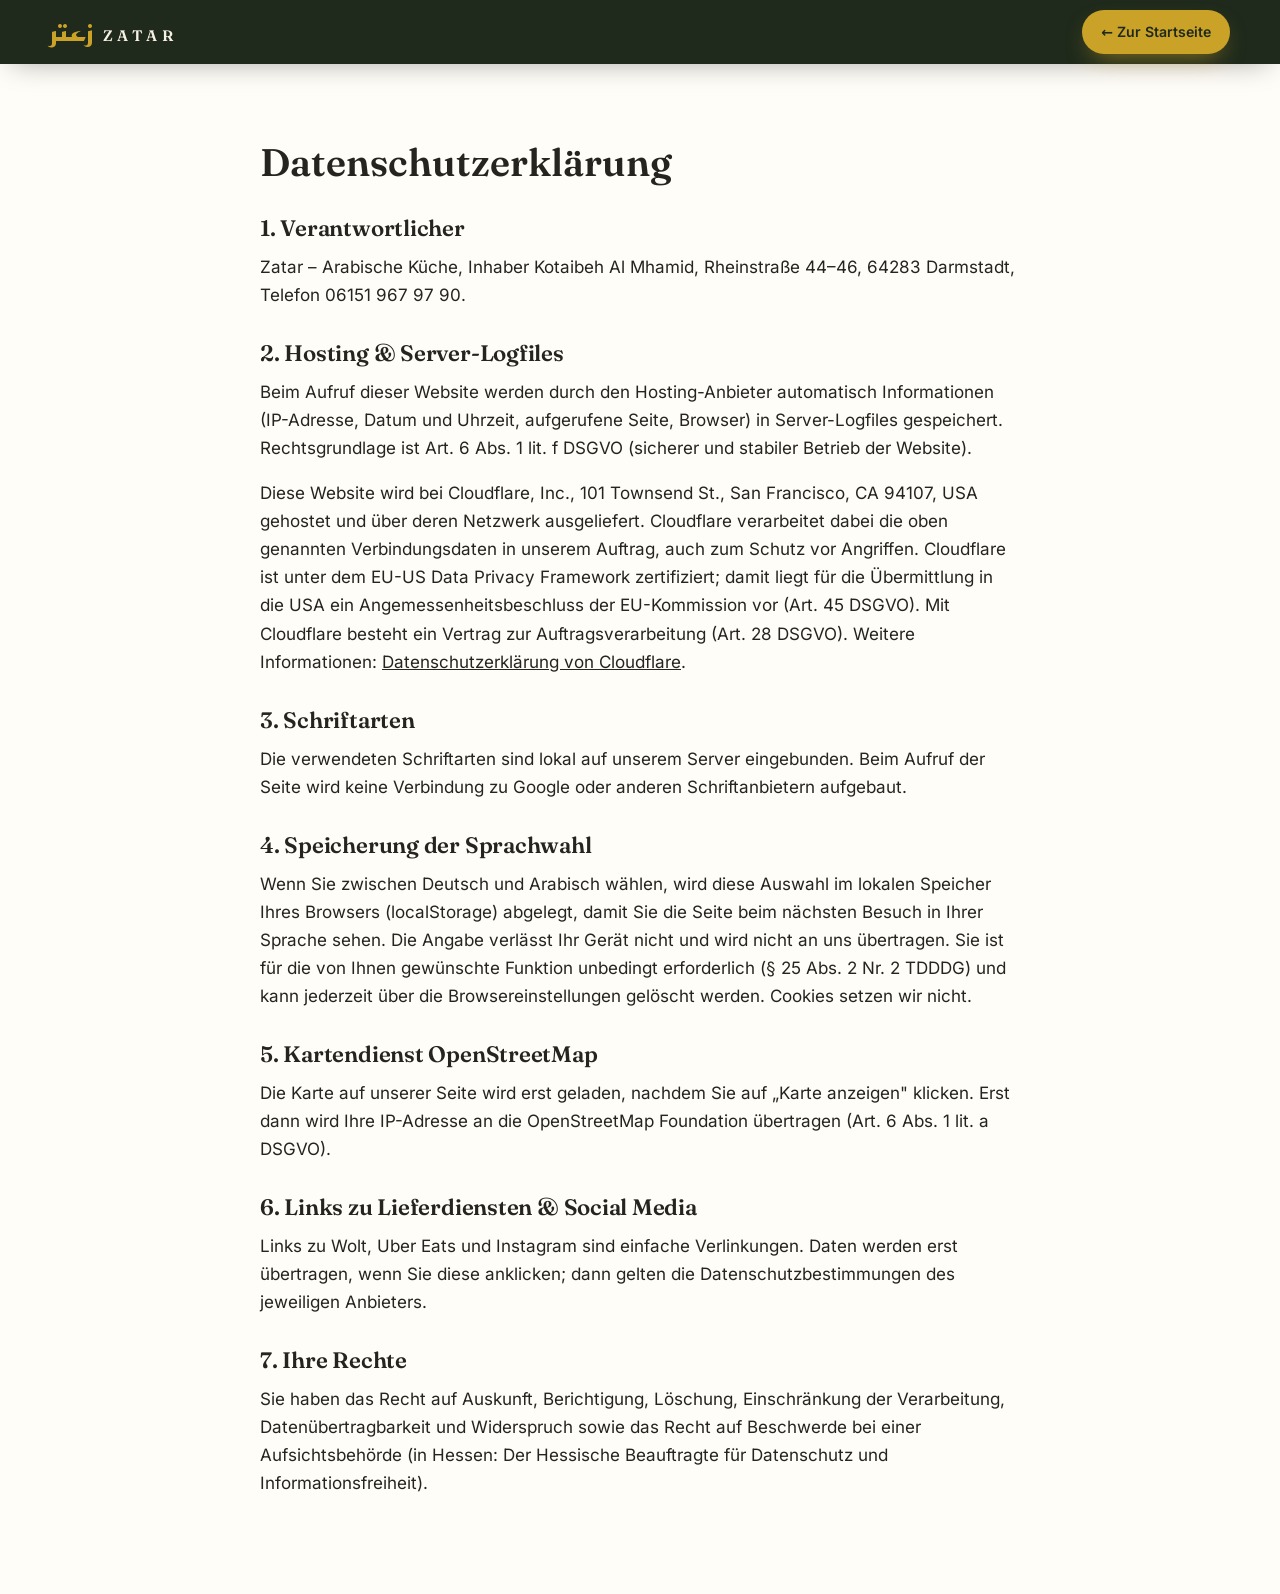
<file: datenschutz.html>
<!DOCTYPE html>
<html lang="de">
<head>
  <meta charset="UTF-8">
  <meta name="viewport" content="width=device-width, initial-scale=1.0">
  <title>Datenschutz – Zatar Darmstadt</title>
  <meta name="description" content="Datenschutzerklärung von Zatar Darmstadt: welche Daten beim Besuch dieser Website verarbeitet werden.">
  <link rel="canonical" href="https://zatar-restaurant.de/datenschutz">
  <meta name="robots" content="noindex">
  <link rel="icon" href="images/favicon.svg" type="image/svg+xml">
  <link rel="stylesheet" href="css/fonts.css">
  <link rel="stylesheet" href="css/style.css">
</head>
<body class="page-legal">
  <header class="nav is-scrolled">
    <div class="container nav__inner">
      <a href="index.html" class="brand"><span class="brand__ar" lang="ar">زعتر</span><span class="brand__lat">ZATAR</span></a>
      <a href="index.html" class="btn btn--sm btn--gold" style="margin-left:auto">← Zur Startseite</a>
    </div>
  </header>
  <main class="container legal">
    <h1>Datenschutzerklärung</h1>
    <!-- ✏️ Vorlage – vor Veröffentlichung z. B. mit dem Generator von e-recht24.de
         oder datenschutz-generator.de vervollständigen und prüfen lassen. -->
    <h2>1. Verantwortlicher</h2>
    <p>Zatar – Arabische Küche, Inhaber Kotaibeh Al Mhamid, Rheinstraße 44–46, 64283 Darmstadt, Telefon 06151 967 97 90.</p>

    <h2>2. Hosting & Server-Logfiles</h2>
    <p>Beim Aufruf dieser Website werden durch den Hosting-Anbieter automatisch Informationen (IP-Adresse, Datum und Uhrzeit, aufgerufene Seite, Browser) in Server-Logfiles gespeichert. Rechtsgrundlage ist Art. 6 Abs. 1 lit. f DSGVO (sicherer und stabiler Betrieb der Website).</p>
    <p>Diese Website wird bei Cloudflare, Inc., 101 Townsend St., San Francisco, CA 94107, USA gehostet und über deren Netzwerk ausgeliefert. Cloudflare verarbeitet dabei die oben genannten Verbindungsdaten in unserem Auftrag, auch zum Schutz vor Angriffen. Cloudflare ist unter dem EU-US Data Privacy Framework zertifiziert; damit liegt für die Übermittlung in die USA ein Angemessenheitsbeschluss der EU-Kommission vor (Art. 45 DSGVO). Mit Cloudflare besteht ein Vertrag zur Auftragsverarbeitung (Art. 28 DSGVO). Weitere Informationen: <a href="https://www.cloudflare.com/de-de/privacypolicy/" rel="noopener">Datenschutzerklärung von Cloudflare</a>.</p>

    <h2>3. Schriftarten</h2>
    <p>Die verwendeten Schriftarten sind lokal auf unserem Server eingebunden. Beim Aufruf der Seite wird keine Verbindung zu Google oder anderen Schriftanbietern aufgebaut.</p>

    <h2>4. Speicherung der Sprachwahl</h2>
    <p>Wenn Sie zwischen Deutsch und Arabisch wählen, wird diese Auswahl im lokalen Speicher Ihres Browsers (localStorage) abgelegt, damit Sie die Seite beim nächsten Besuch in Ihrer Sprache sehen. Die Angabe verlässt Ihr Gerät nicht und wird nicht an uns übertragen. Sie ist für die von Ihnen gewünschte Funktion unbedingt erforderlich (§ 25 Abs. 2 Nr. 2 TDDDG) und kann jederzeit über die Browsereinstellungen gelöscht werden. Cookies setzen wir nicht.</p>

    <h2>5. Kartendienst OpenStreetMap</h2>
    <p>Die Karte auf unserer Seite wird erst geladen, nachdem Sie auf „Karte anzeigen" klicken. Erst dann wird Ihre IP-Adresse an die OpenStreetMap Foundation übertragen (Art. 6 Abs. 1 lit. a DSGVO).</p>

    <h2>6. Links zu Lieferdiensten & Social Media</h2>
    <p>Links zu Wolt, Uber Eats und Instagram sind einfache Verlinkungen. Daten werden erst übertragen, wenn Sie diese anklicken; dann gelten die Datenschutzbestimmungen des jeweiligen Anbieters.</p>

    <h2>7. Ihre Rechte</h2>
    <p>Sie haben das Recht auf Auskunft, Berichtigung, Löschung, Einschränkung der Verarbeitung, Datenübertragbarkeit und Widerspruch sowie das Recht auf Beschwerde bei einer Aufsichtsbehörde (in Hessen: Der Hessische Beauftragte für Datenschutz und Informationsfreiheit).</p>
  </main>
</body>
</html>
</file>
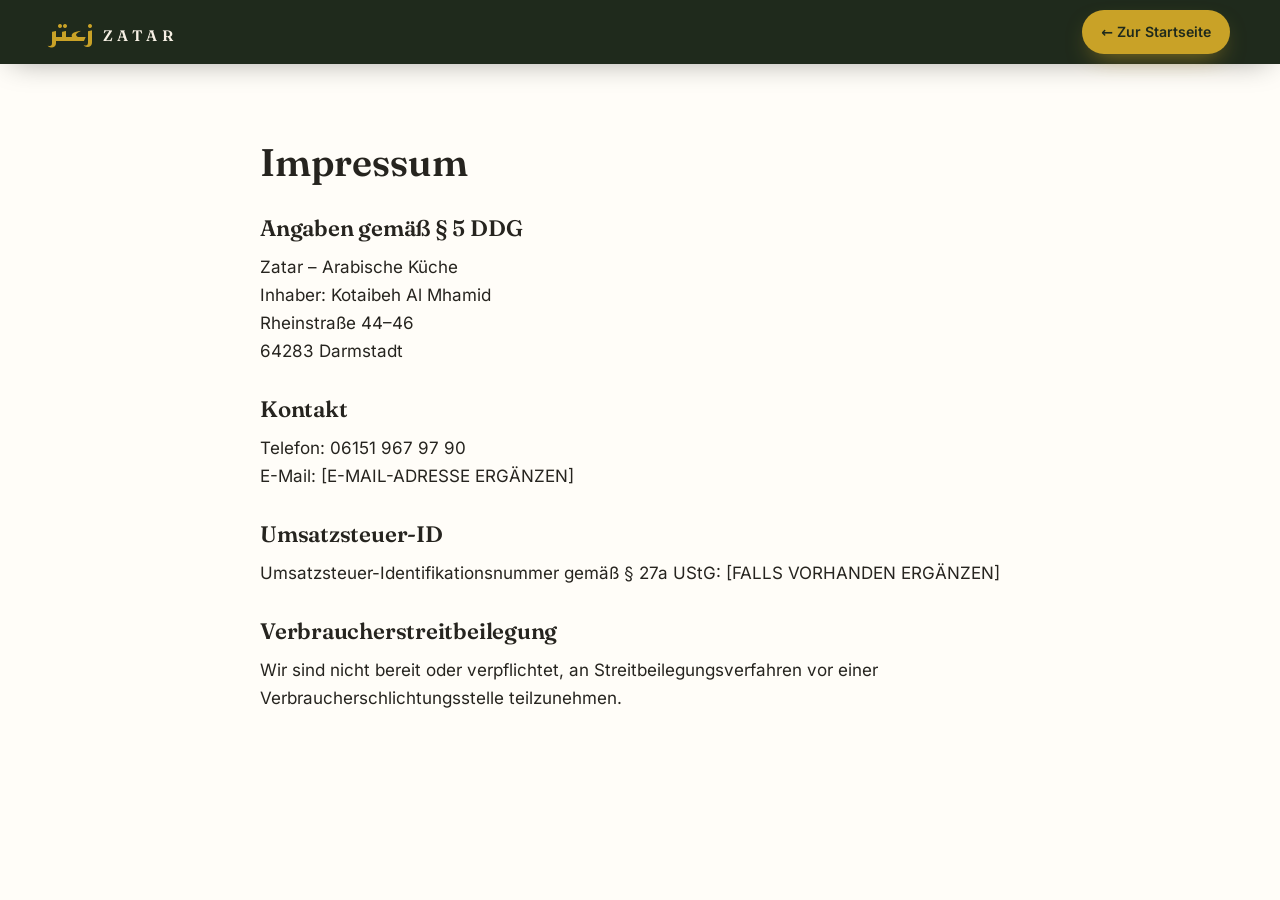
<file: impressum.html>
<!DOCTYPE html>
<html lang="de">
<head>
  <meta charset="UTF-8">
  <meta name="viewport" content="width=device-width, initial-scale=1.0">
  <title>Impressum – Zatar Darmstadt</title>
  <meta name="description" content="Impressum von Zatar – Arabische Küche & Patisserie, Rheinstraße 44–46, 64283 Darmstadt.">
  <link rel="canonical" href="https://zatar-restaurant.de/impressum">
  <meta name="robots" content="noindex">
  <link rel="icon" href="images/favicon.svg" type="image/svg+xml">
  <link rel="stylesheet" href="css/fonts.css">
  <link rel="stylesheet" href="css/style.css">
</head>
<body class="page-legal">
  <header class="nav is-scrolled">
    <div class="container nav__inner">
      <a href="index.html" class="brand"><span class="brand__ar" lang="ar">زعتر</span><span class="brand__lat">ZATAR</span></a>
      <a href="index.html" class="btn btn--sm btn--gold" style="margin-left:auto">← Zur Startseite</a>
    </div>
  </header>
  <main class="container legal">
    <h1>Impressum</h1>
    <!-- ✏️ Bitte alle Angaben vom Inhaber prüfen und vervollständigen lassen. -->
    <h2>Angaben gemäß § 5 DDG</h2>
    <p>Zatar – Arabische Küche<br>
      Inhaber: Kotaibeh Al Mhamid<br>
      Rheinstraße 44–46<br>
      64283 Darmstadt</p>

    <h2>Kontakt</h2>
    <p>Telefon: 06151 967 97 90<br>
      E-Mail: [E-MAIL-ADRESSE ERGÄNZEN]</p>

    <h2>Umsatzsteuer-ID</h2>
    <p>Umsatzsteuer-Identifikationsnummer gemäß § 27a UStG: [FALLS VORHANDEN ERGÄNZEN]</p>

    <h2>Verbraucherstreitbeilegung</h2>
    <p>Wir sind nicht bereit oder verpflichtet, an Streitbeilegungsverfahren vor einer Verbraucherschlichtungsstelle teilzunehmen.</p>
  </main>
</body>
</html>
</file>
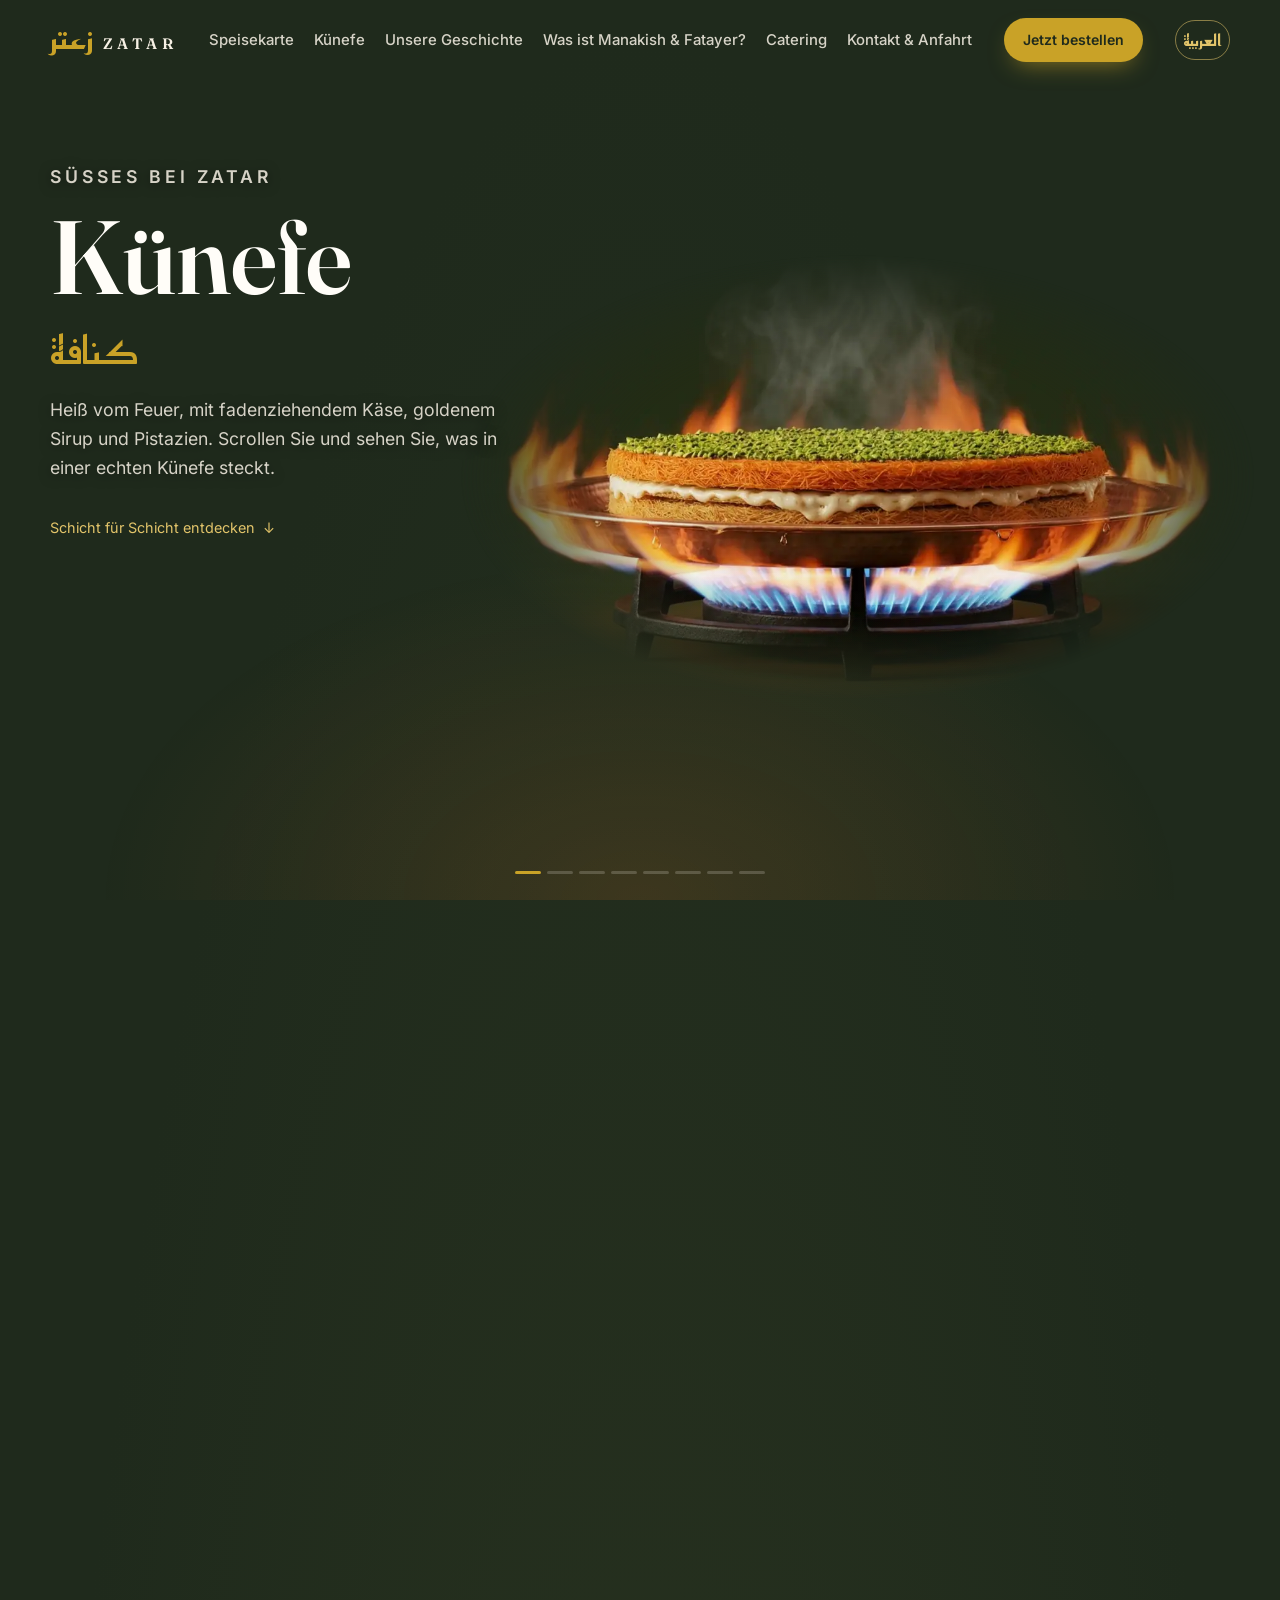
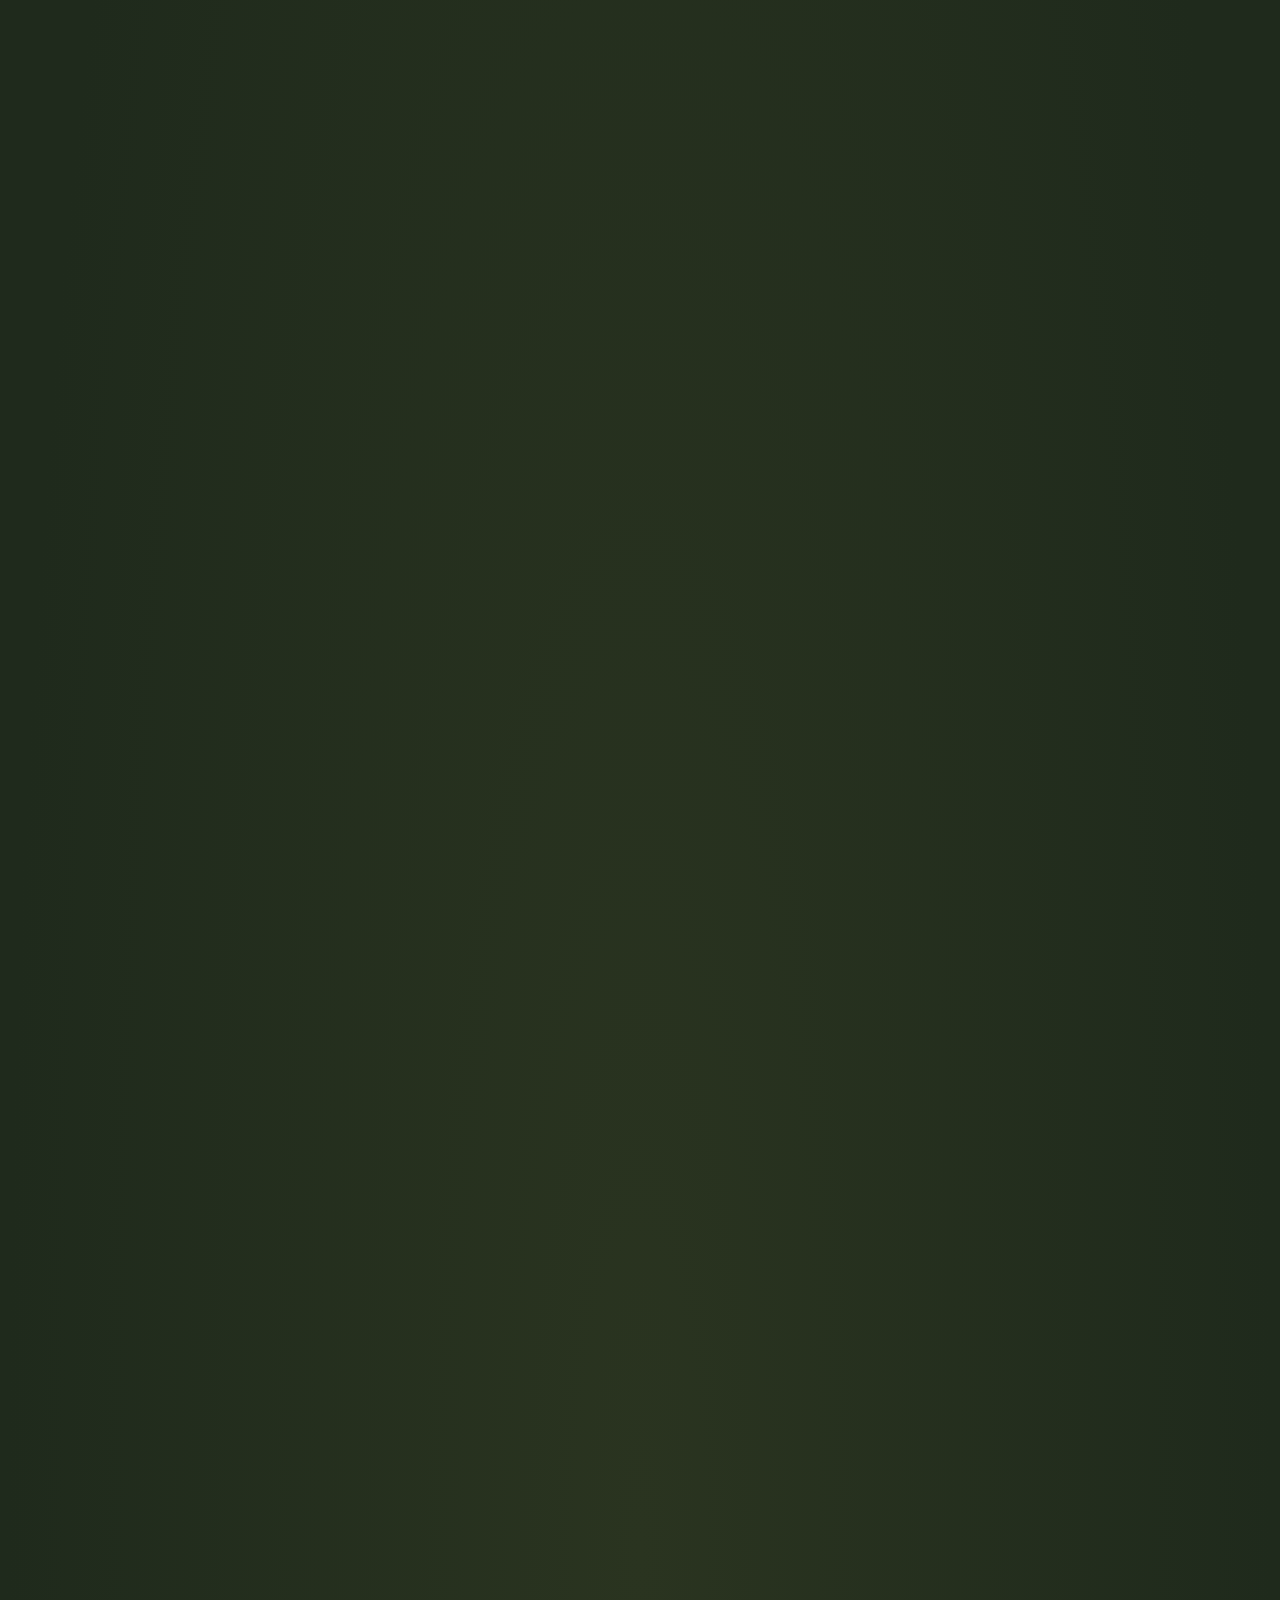
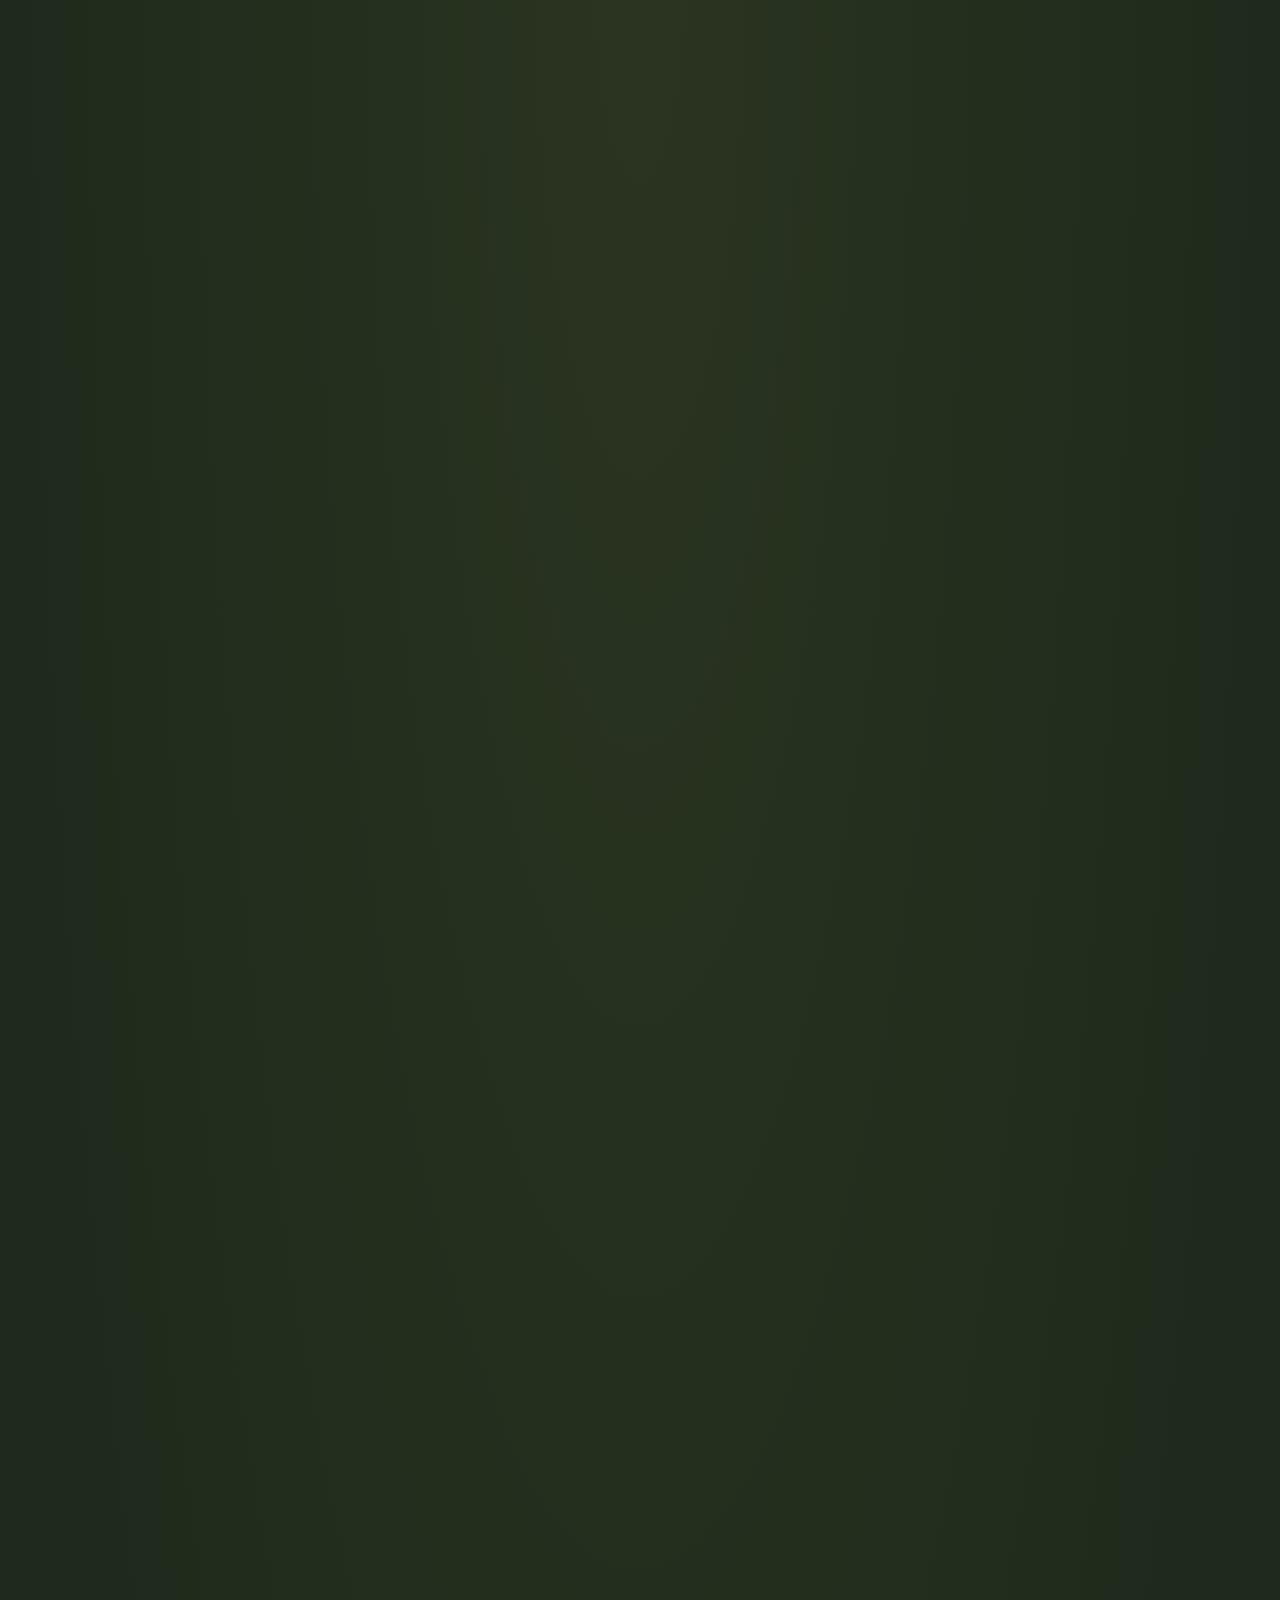
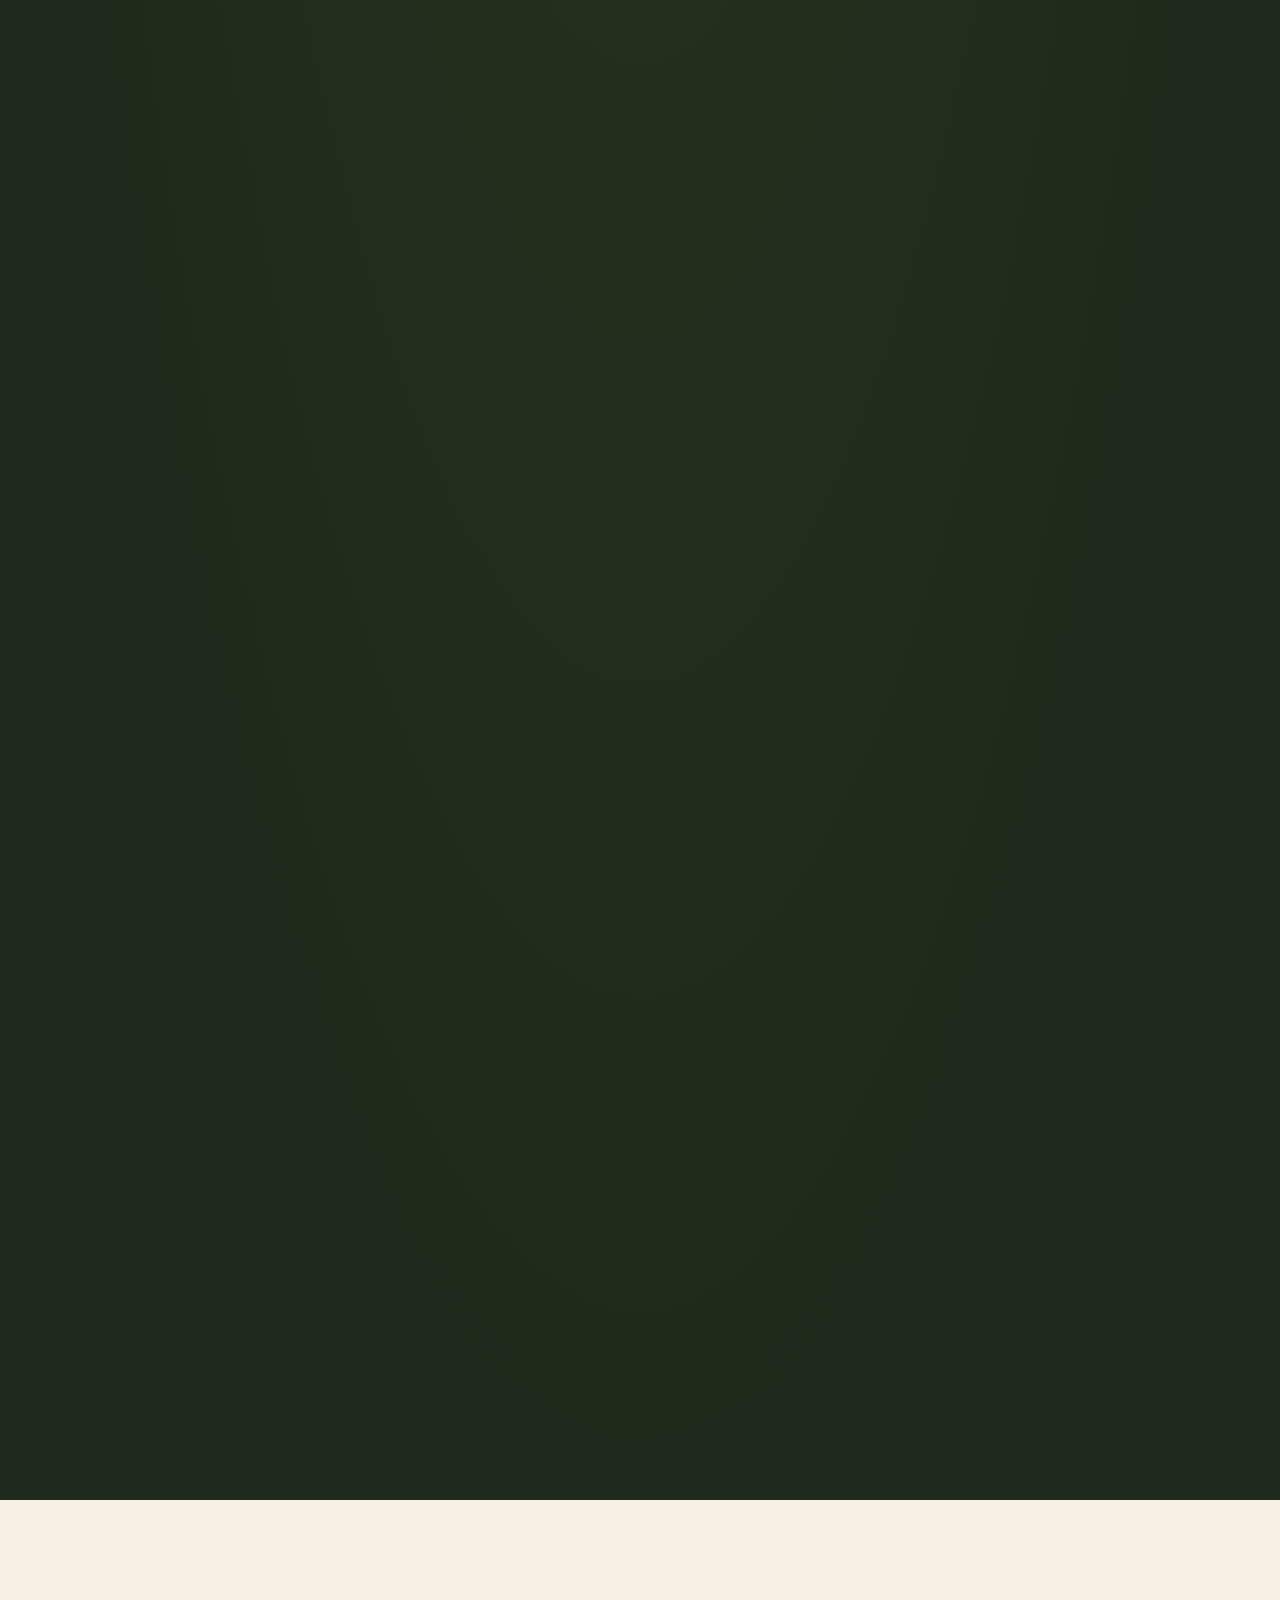
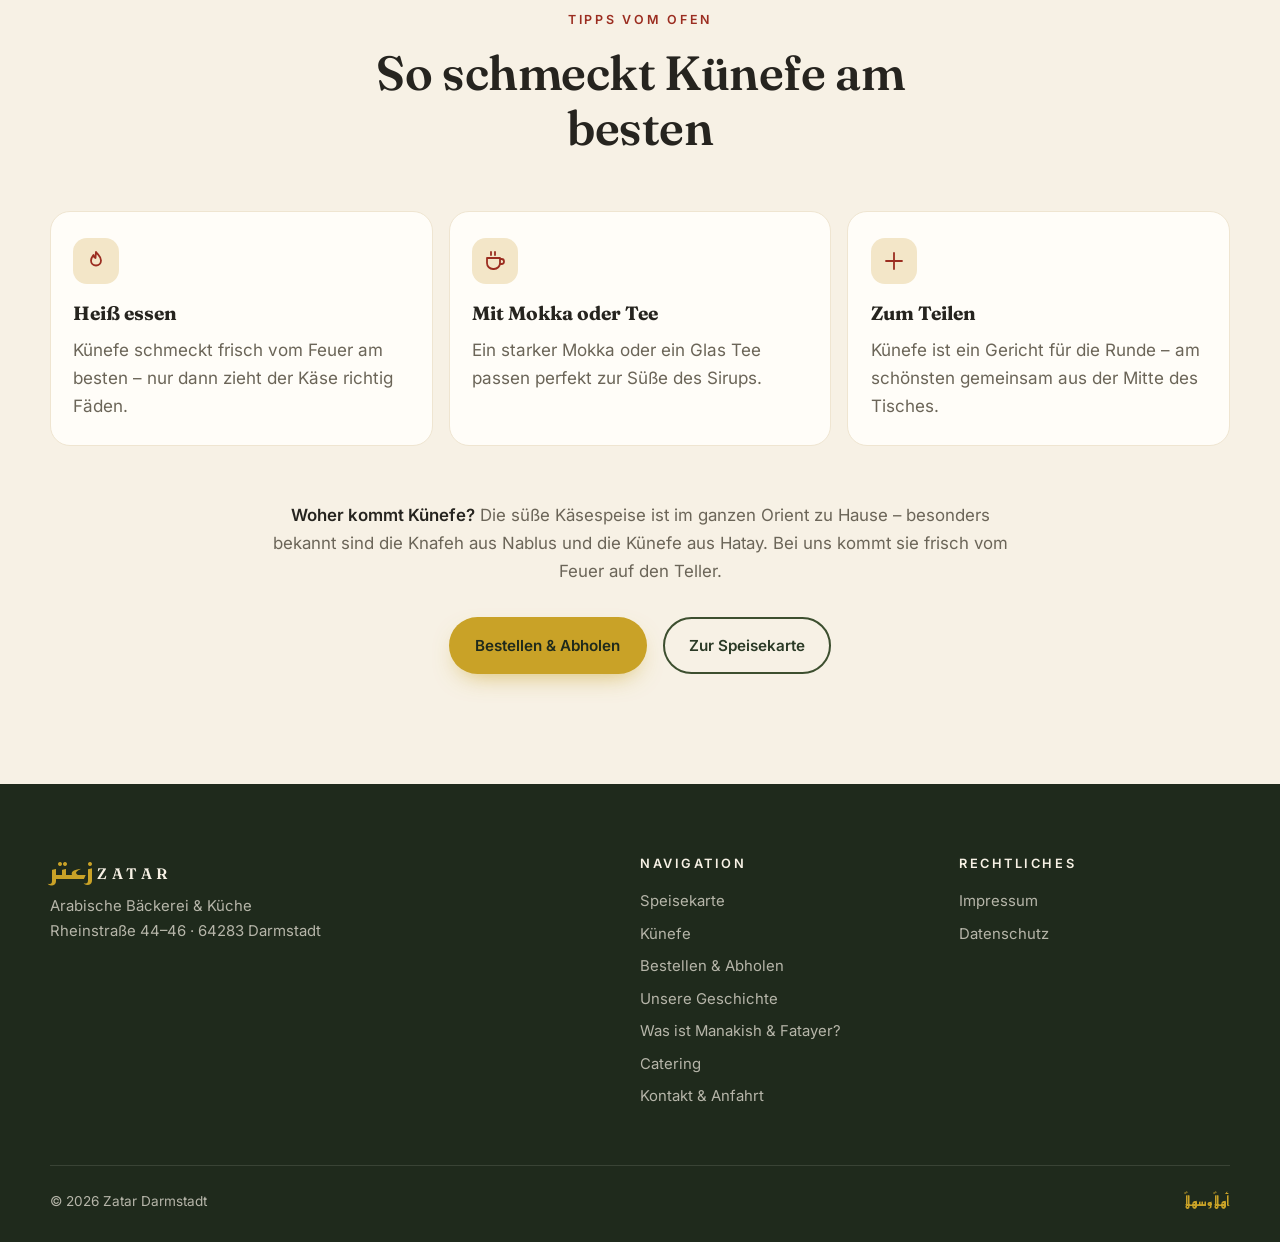
<file: kunefe.html>
<!DOCTYPE html>
<html lang="de">
<head>
  <meta charset="UTF-8">
  <meta name="viewport" content="width=device-width, initial-scale=1.0">
  <title>Künefe in Darmstadt – heiß vom Feuer | Zatar</title>
  <meta name="description" content="Künefe bei Zatar in Darmstadt: heiß vom Feuer, mit fadenziehendem Käse, goldenem Sirup und Pistazien. Schicht für Schicht erklärt.">
  <link rel="canonical" href="https://zatar-restaurant.de/kunefe">
  <link rel="alternate" hreflang="de" href="https://zatar-restaurant.de/kunefe">
  <link rel="alternate" hreflang="ar" href="https://zatar-restaurant.de/ar/kunefe">
  <link rel="alternate" hreflang="x-default" href="https://zatar-restaurant.de/kunefe">
  <meta name="theme-color" content="#1f2a1c">
  <!-- TESTVERSION: vor dem offiziellen Livegang diese Zeile entfernen -->
  <meta name="robots" content="noindex, nofollow">
  <link rel="icon" href="images/favicon.svg" type="image/svg+xml">
  <link rel="stylesheet" href="css/fonts.css">
  <link rel="stylesheet" href="css/style.css">
  <link rel="stylesheet" href="css/kunefe.css">
  <script>
    /* Scroll-Bühne sofort vorbereiten, damit die Karten nicht kurz als Liste aufblitzen */
    document.documentElement.classList.add("kn-3d");
  </script>
  <link rel="preload" as="image" href="images/kunefe/d/000.webp" media="(min-width: 861px)">
  <link rel="preload" as="image" href="images/kunefe/m/000.webp" media="(max-width: 860px)">
</head>
<body class="page-kn">

  <!-- ============ NAVIGATION ============ -->
  <header class="nav is-scrolled" id="top">
    <div class="container nav__inner">
      <a href="index.html" class="brand" aria-label="Zatar Startseite">
        <span class="brand__ar" lang="ar">زعتر</span>
        <span class="brand__lat">ZATAR</span>
      </a>
      <nav class="nav__links" aria-label="Hauptnavigation">
        <a href="speisekarte.html">Speisekarte</a>
        <a href="kunefe.html" aria-current="page">Künefe</a>
        <a href="index.html#bestellen" class="nav__link--order">Bestellen &amp; Abholen</a>
        <a href="index.html#geschichte">Unsere Geschichte</a>
        <a href="manakish-fatayer.html">Was ist Manakish &amp; Fatayer?</a>
        <a href="index.html#catering">Catering</a>
        <a href="index.html#besuch">Kontakt &amp; Anfahrt</a>
      </nav>
      <a href="index.html#bestellen" class="btn btn--sm btn--gold nav__cta">Jetzt bestellen</a>
      <a href="ar/kunefe.html" class="lang-switch" data-lang="ar" hreflang="ar" lang="ar" aria-label="الموقع بالعربية – Arabische Version">العربية</a>
      <button class="nav__toggle" aria-label="Menü öffnen" aria-expanded="false">
        <span></span><span></span><span></span>
      </button>
    </div>
  </header>

  <main>
    <!-- ============ 3D-KÜNEFE: SCHICHT FÜR SCHICHT ============ -->
    <section class="kn" aria-label="Künefe Schicht für Schicht">
      <div class="kn__sticky">
        <div class="kn__stage"></div>
        <div class="kn__glow" aria-hidden="true"></div>
        <div class="kn__loader" aria-hidden="true"><span></span></div>
        <svg class="kn__line" aria-hidden="true"><path d=""/><circle cx="0" cy="0" r="5"/></svg>

        <div class="kn__intro">
          <p class="eyebrow eyebrow--light">Süßes bei Zatar</p>
          <h1>Künefe</h1>
          <span class="kn__ar" lang="ar">كنافة</span>
          <p>Heiß vom Feuer, mit fadenziehendem Käse, goldenem Sirup und Pistazien. Scrollen Sie und sehen Sie, was in einer echten Künefe steckt.</p>
          <span class="kn__hint">Schicht für Schicht entdecken</span>
        </div>

        <div class="kn__cards">
          <article class="kn__card kn__card--intro" aria-hidden="true"></article>
          <article class="kn__card">
            <span class="kn__num">01</span>
            <h2>Das Kupferblech</h2>
            <span class="kn__name-ar" lang="ar">الصينية النحاس</span>
            <p>Künefe wird in einem flachen Kupferblech direkt über der Flamme gebacken. Kupfer verteilt die Hitze gleichmäßig – so wird der Boden goldbraun und knusprig.</p>
          </article>
          <article class="kn__card">
            <span class="kn__num">02</span>
            <h2>Der Teigboden</h2>
            <span class="kn__name-ar" lang="ar">عجينة الكنافة</span>
            <p>Hauchfeine Teigfäden (Kadayif), mit Butterschmalz vermengt und fest ins Blech gedrückt.</p>
          </article>
          <article class="kn__card">
            <span class="kn__num">03</span>
            <h2>Der Käse</h2>
            <span class="kn__name-ar" lang="ar">الجبنة</span>
            <p>Ein milder, weißer Käse – das Herz der Künefe. In der Hitze schmilzt er und zieht lange Fäden.</p>
          </article>
          <article class="kn__card">
            <span class="kn__num">04</span>
            <h2>Die Teigdecke</h2>
            <span class="kn__name-ar" lang="ar">الوجه</span>
            <p>Eine zweite Lage Teigfäden schließt den Käse ein und wird beim Backen goldorange und knusprig.</p>
          </article>
          <article class="kn__card">
            <span class="kn__num">05</span>
            <h2>Der Sirup</h2>
            <span class="kn__name-ar" lang="ar">القطر</span>
            <p>Direkt aus dem Feuer kommt heißer Zuckersirup darüber. Er zieht in den Teig ein und macht ihn saftig und glänzend.</p>
          </article>
          <article class="kn__card">
            <span class="kn__num">06</span>
            <h2>Die Pistazien</h2>
            <span class="kn__name-ar" lang="ar">الفستق الحلبي</span>
            <p>Zum Schluss gehackte Pistazien – für Farbe, Biss und ein feines, nussiges Aroma.</p>
          </article>
          <article class="kn__card">
            <span class="kn__num">07</span>
            <h2>Ein Stück, bitte!</h2>
            <span class="kn__name-ar" lang="ar">قطعة كنافة</span>
            <p>Heiß serviert, außen knusprig, innen zieht der Käse Fäden. Am besten sofort genießen.</p>
            <a href="index.html#bestellen" class="btn btn--gold">Bestellen &amp; Abholen</a>
          </article>
        </div>

        <div class="kn__progress" aria-hidden="true"><span></span><span></span><span></span><span></span><span></span><span></span><span></span><span></span></div>
      </div>
    </section>

    <!-- ============ SO GENIESST MAN SIE ============ -->
    <section class="section kn-info">
      <div class="container">
        <header class="section__head reveal">
          <p class="eyebrow">Tipps vom Ofen</p>
          <h2 class="split">So schmeckt Künefe am besten</h2>
        </header>
        <div class="kn-tips">
          <div class="kn-tip reveal">
            <div class="kn-tip__icon"><svg viewBox="0 0 24 24"><path d="M12 3c2 3 5 4.5 5 8.5A5 5 0 0 1 7 11.5C7 9 8.5 7.5 9.5 6c.3 1.8 1.2 2.7 2 3 .2-2.2.2-4.2.5-6Z"/></svg></div>
            <strong>Heiß essen</strong>
            <p>Künefe schmeckt frisch vom Feuer am besten – nur dann zieht der Käse richtig Fäden.</p>
          </div>
          <div class="kn-tip reveal">
            <div class="kn-tip__icon"><svg viewBox="0 0 24 24"><path d="M4 9h13v5a6 6 0 0 1-6 6h-1a6 6 0 0 1-6-6V9Zm13 1h1.5a2.5 2.5 0 0 1 0 5H17M8 3v3m4-3v3"/></svg></div>
            <strong>Mit Mokka oder Tee</strong>
            <p>Ein starker Mokka oder ein Glas Tee passen perfekt zur Süße des Sirups.</p>
          </div>
          <div class="kn-tip reveal">
            <div class="kn-tip__icon"><svg viewBox="0 0 24 24"><path d="M4 12h16M12 4v16"/></svg></div>
            <strong>Zum Teilen</strong>
            <p>Künefe ist ein Gericht für die Runde – am schönsten gemeinsam aus der Mitte des Tisches.</p>
          </div>
        </div>
        <p class="kn-origin reveal"><strong>Woher kommt Künefe?</strong> Die süße Käsespeise ist im ganzen Orient zu Hause – besonders bekannt sind die Knafeh aus Nablus und die Künefe aus Hatay. Bei uns kommt sie frisch vom Feuer auf den Teller.</p>
        <div class="kn-cta reveal">
          <a href="index.html#bestellen" class="btn btn--gold">Bestellen &amp; Abholen</a>
          <a href="speisekarte.html" class="btn btn--outline">Zur Speisekarte</a>
        </div>
      </div>
    </section>
  </main>

  <!-- ============ AKTIONSLEISTE (nur Handy) ============ -->
  <nav class="action-bar" aria-label="Schnellzugriff">
    <a href="tel:+4961519679790">
      <svg viewBox="0 0 24 24"><path d="M5 4h4l2 5-2.5 1.5a11 11 0 0 0 5 5L15 13l5 2v4a2 2 0 0 1-2 2A16 16 0 0 1 3 6a2 2 0 0 1 2-2"/></svg>
      Anrufen
    </a>
    <a href="https://www.google.com/maps/dir/?api=1&destination=Zatar+Rheinstra%C3%9Fe+44+64283+Darmstadt" target="_blank" rel="noopener">
      <svg viewBox="0 0 24 24"><path d="M12 21s-7-6.2-7-11.5A7 7 0 0 1 19 9.5C19 14.8 12 21 12 21Z"/><circle cx="12" cy="9.5" r="2.5"/></svg>
      Route
    </a>
    <a href="index.html#bestellen" class="is-primary">
      <svg viewBox="0 0 24 24"><path d="M6 7h12l-1 13H7L6 7Zm3 0V5a3 3 0 0 1 6 0v2"/></svg>
      Bestellen
    </a>
  </nav>

  <!-- ============ FOOTER ============ -->
  <footer class="footer">
    <div class="container footer__grid">
      <div>
        <a href="index.html" class="brand brand--footer">
          <span class="brand__ar" lang="ar">زعتر</span>
          <span class="brand__lat">ZATAR</span>
        </a>
        <p>Arabische Bäckerei & Küche<br>Rheinstraße 44–46 · 64283 Darmstadt</p>
      </div>
      <div>
        <h3>Navigation</h3>
        <a href="speisekarte.html">Speisekarte</a>
        <a href="kunefe.html">Künefe</a>
        <a href="index.html#bestellen">Bestellen &amp; Abholen</a>
        <a href="index.html#geschichte">Unsere Geschichte</a>
        <a href="manakish-fatayer.html">Was ist Manakish &amp; Fatayer?</a>
        <a href="index.html#catering">Catering</a>
        <a href="index.html#besuch">Kontakt &amp; Anfahrt</a>
      </div>
      <div>
        <h3>Rechtliches</h3>
        <a href="impressum.html">Impressum</a>
        <a href="datenschutz.html">Datenschutz</a>
      </div>
    </div>
    <div class="container footer__bottom">
      <span>© <span id="year"></span> Zatar Darmstadt</span>
      <span lang="ar">أهلاً وسهلاً</span>
    </div>
  </footer>

  <script src="js/vendor/gsap.min.js"></script>
  <script src="js/vendor/ScrollTrigger.min.js"></script>
  <script src="js/vendor/lenis.min.js"></script>
  <script src="js/main.js"></script>
  <script src="js/kunefe.js"></script>
</body>
</html>
</file>
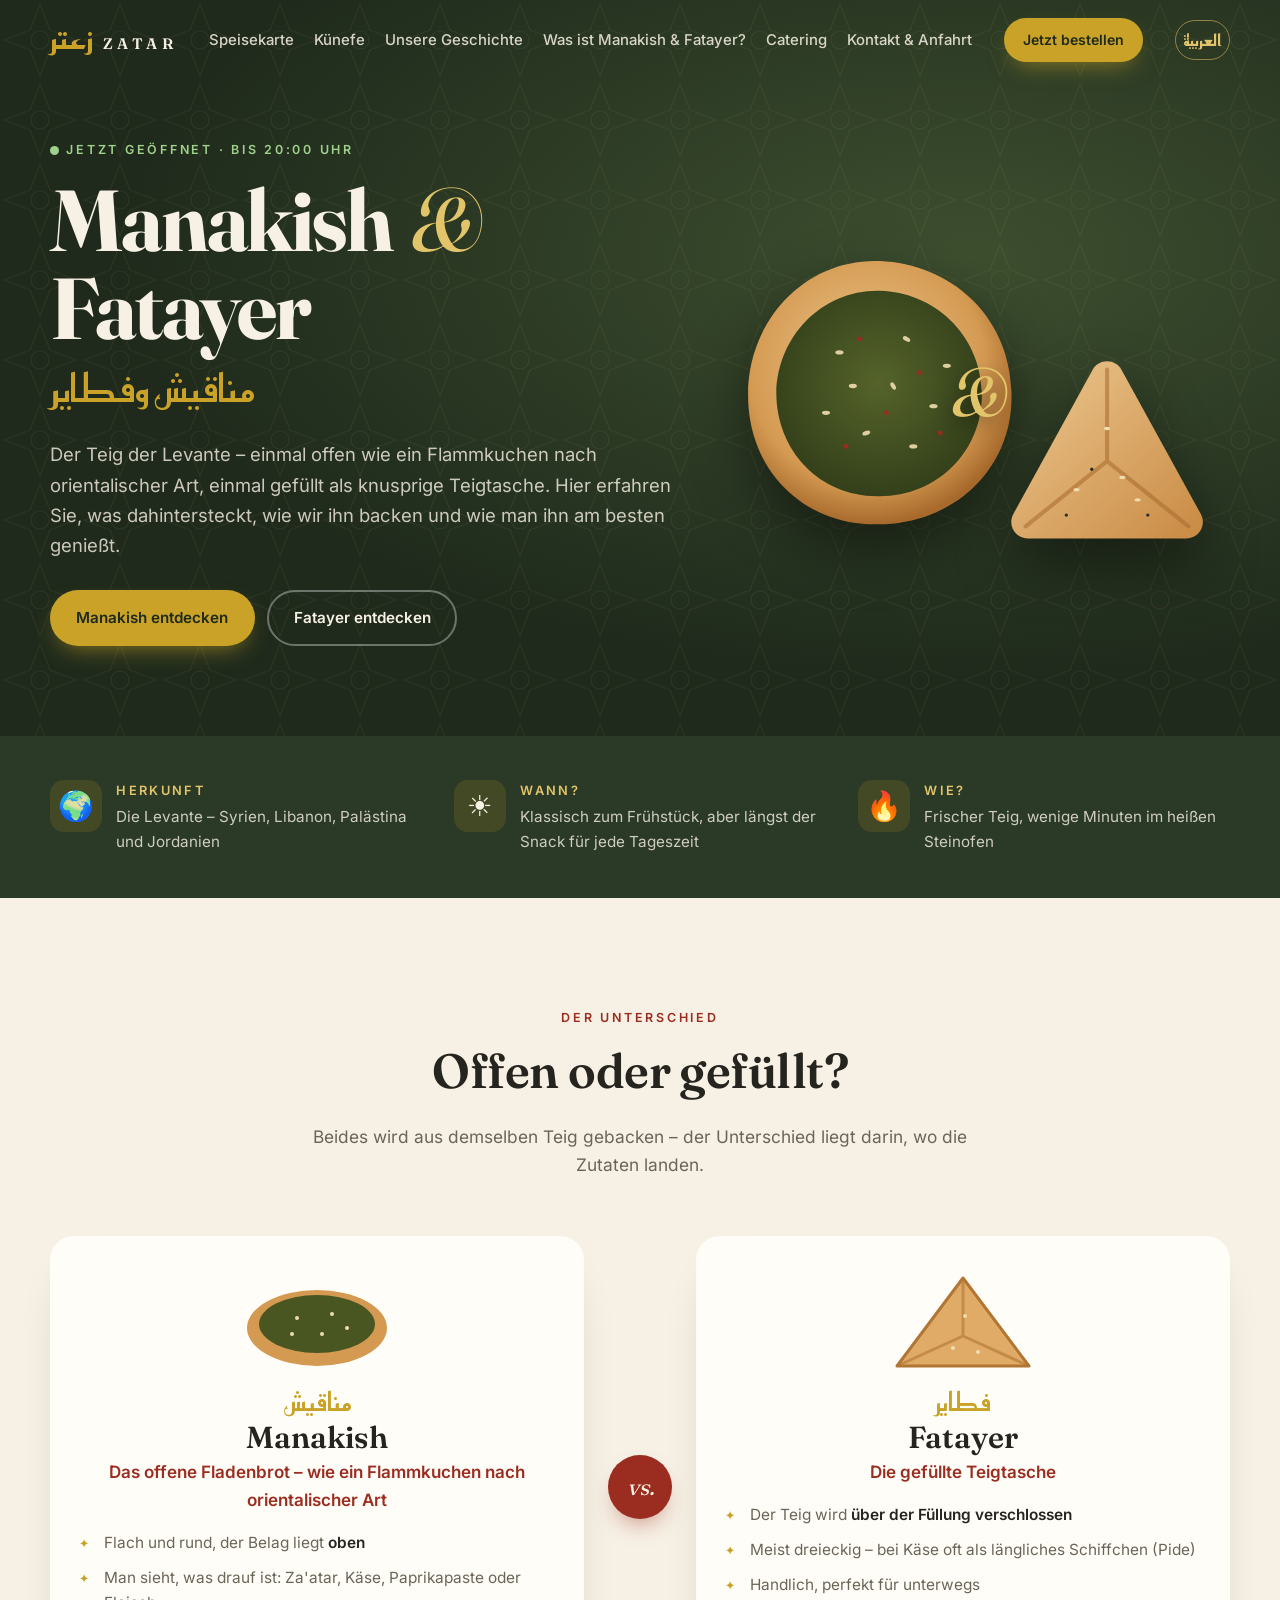
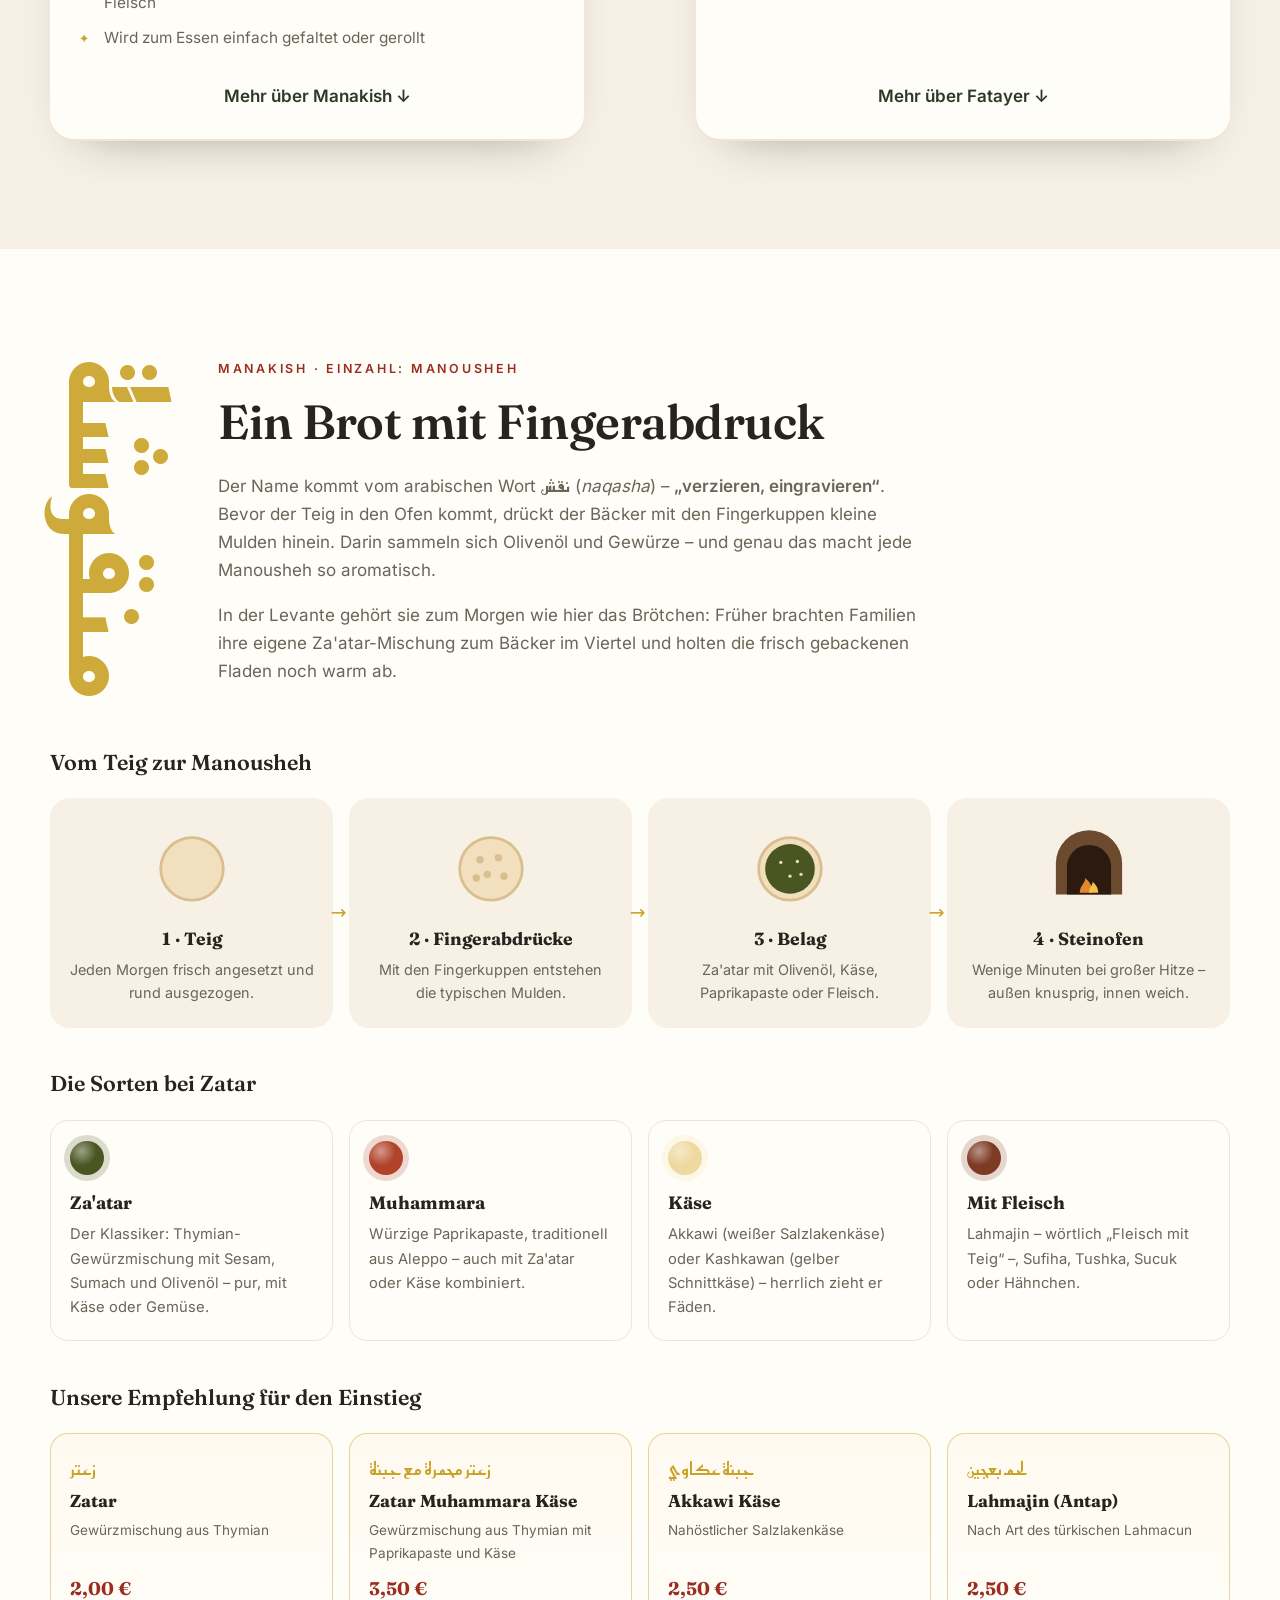
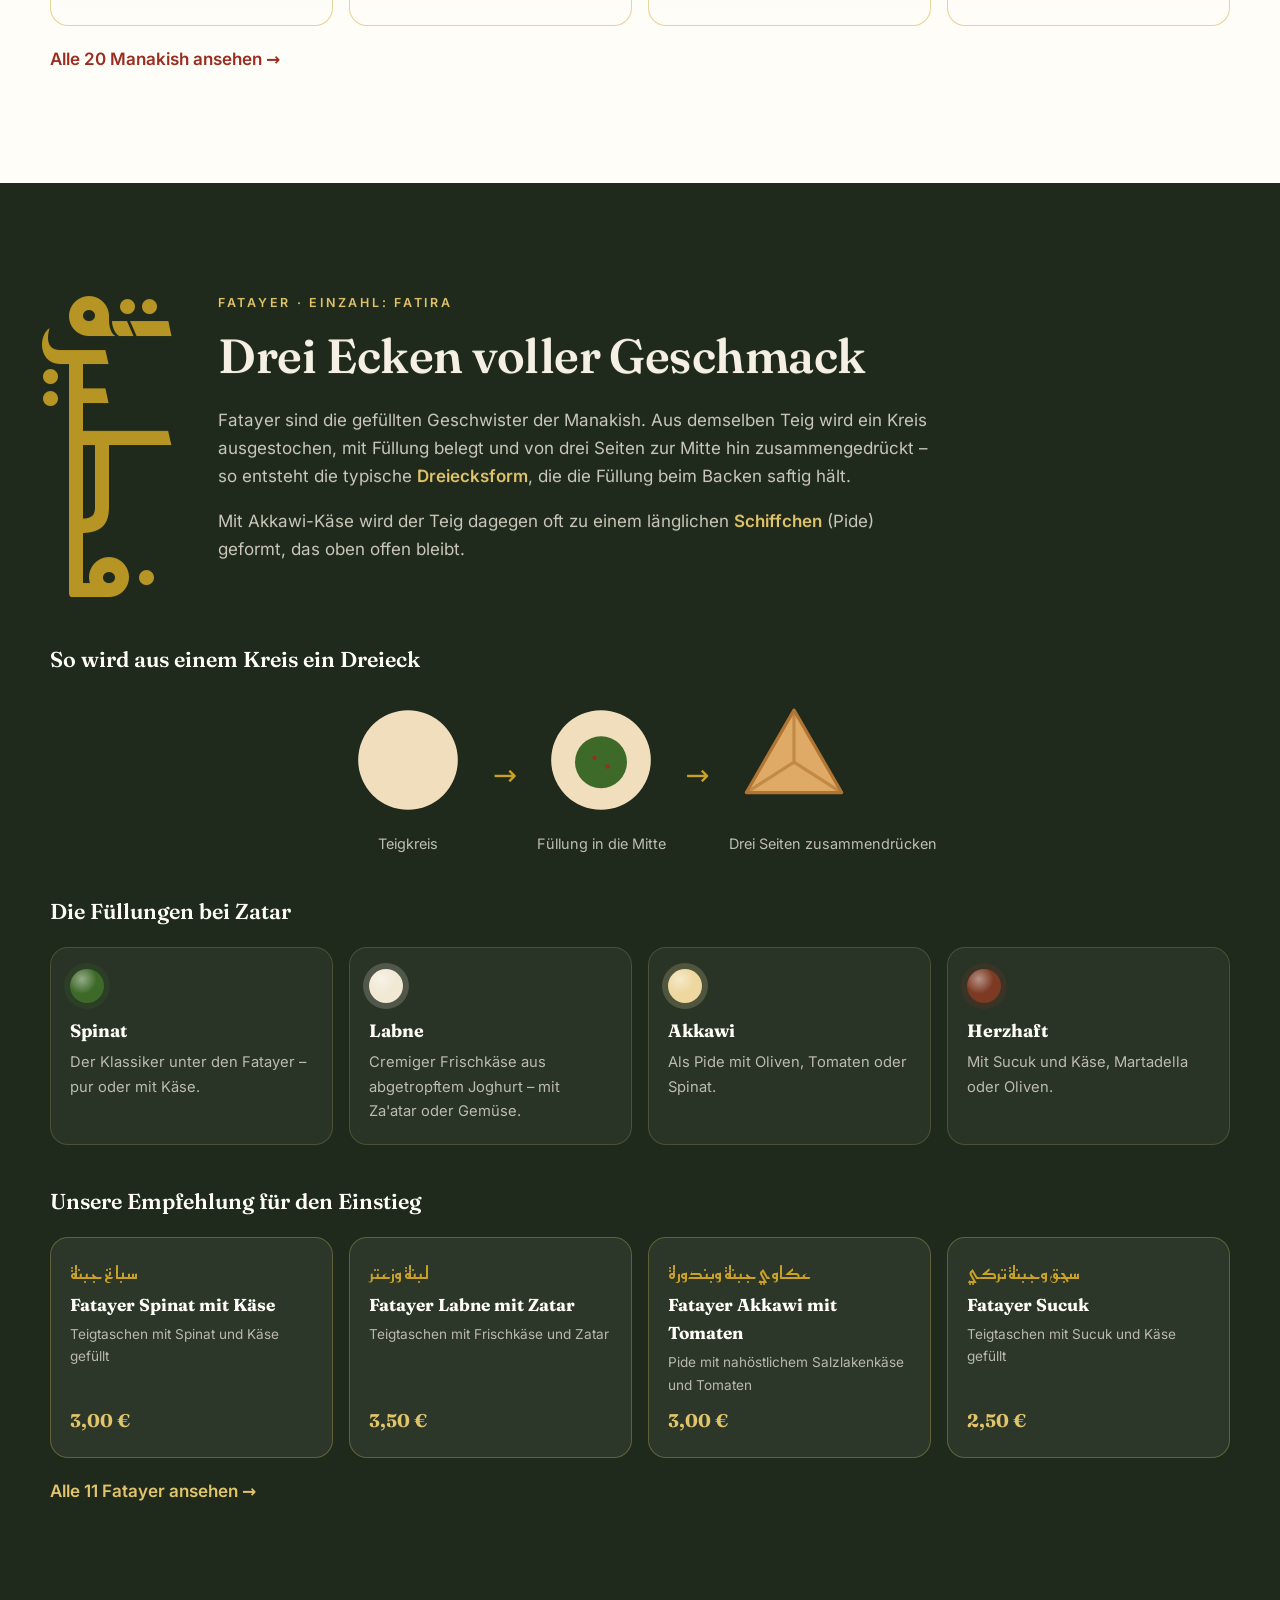
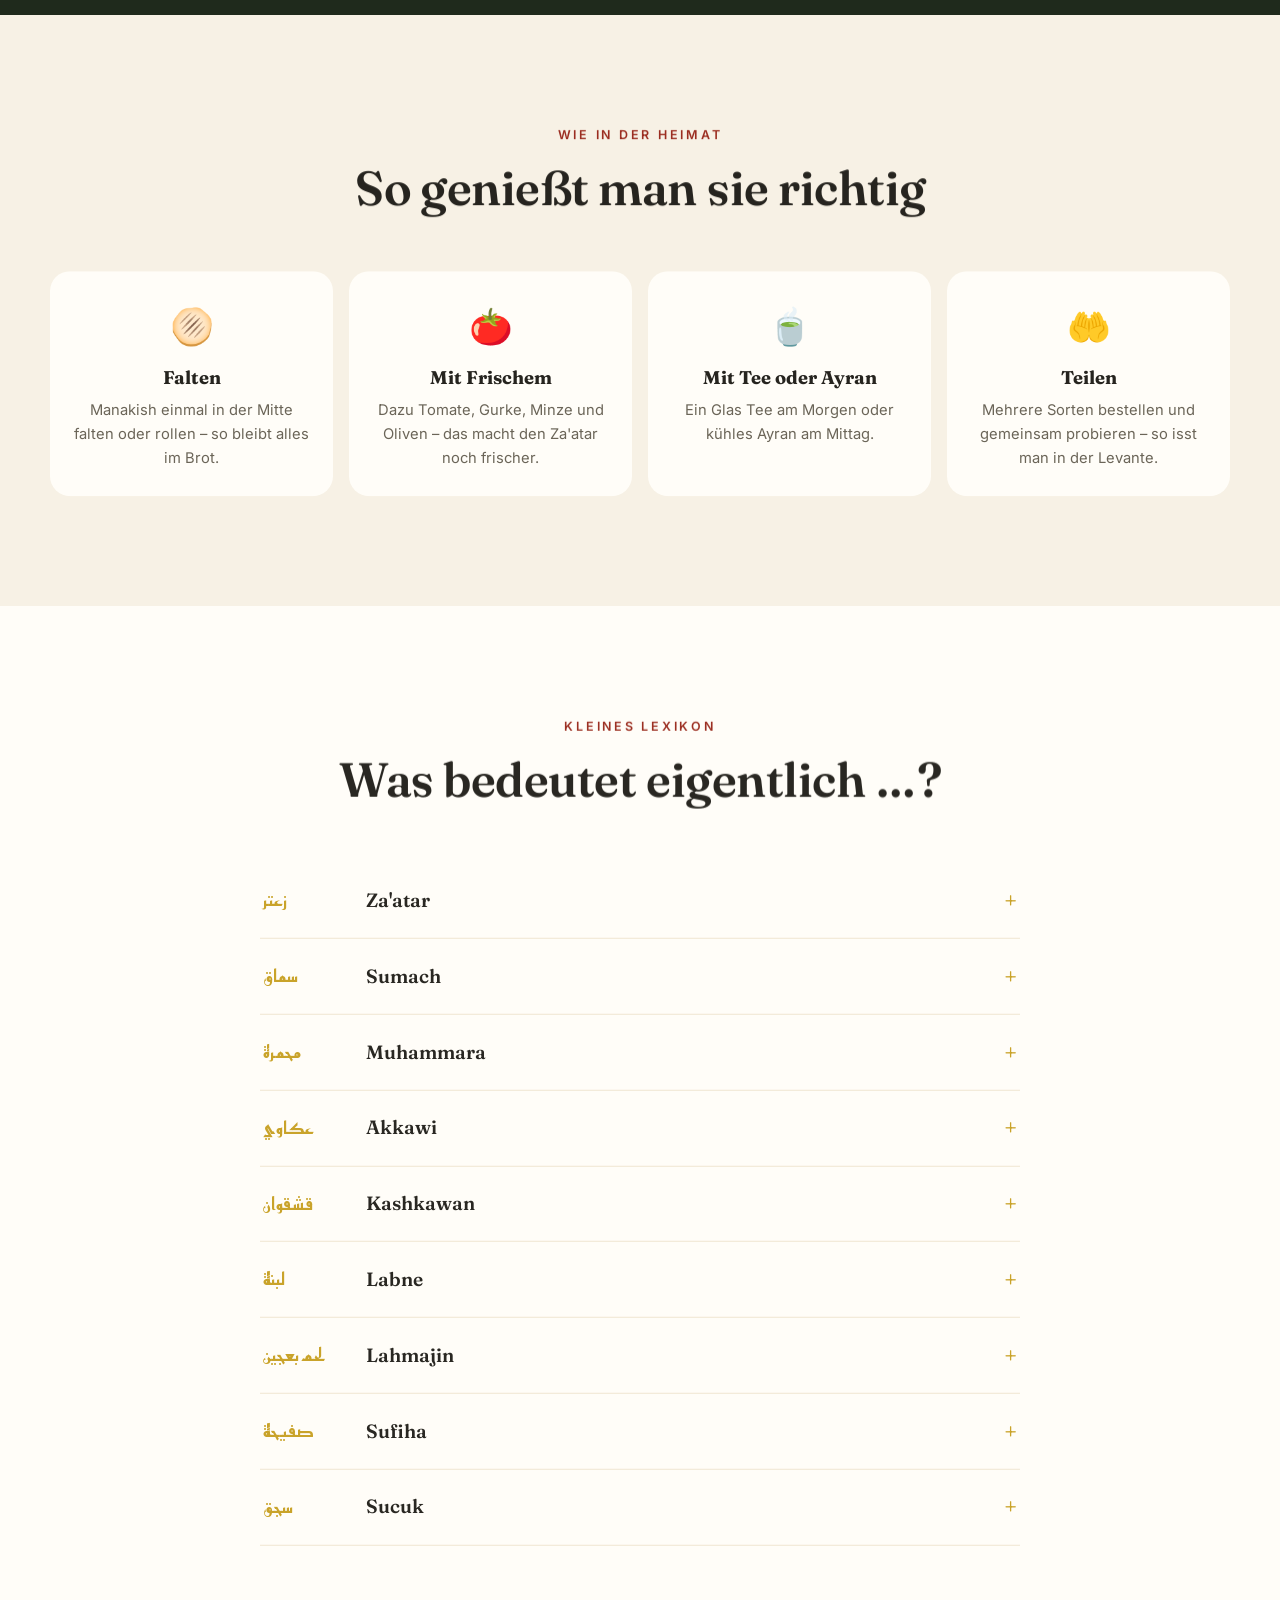
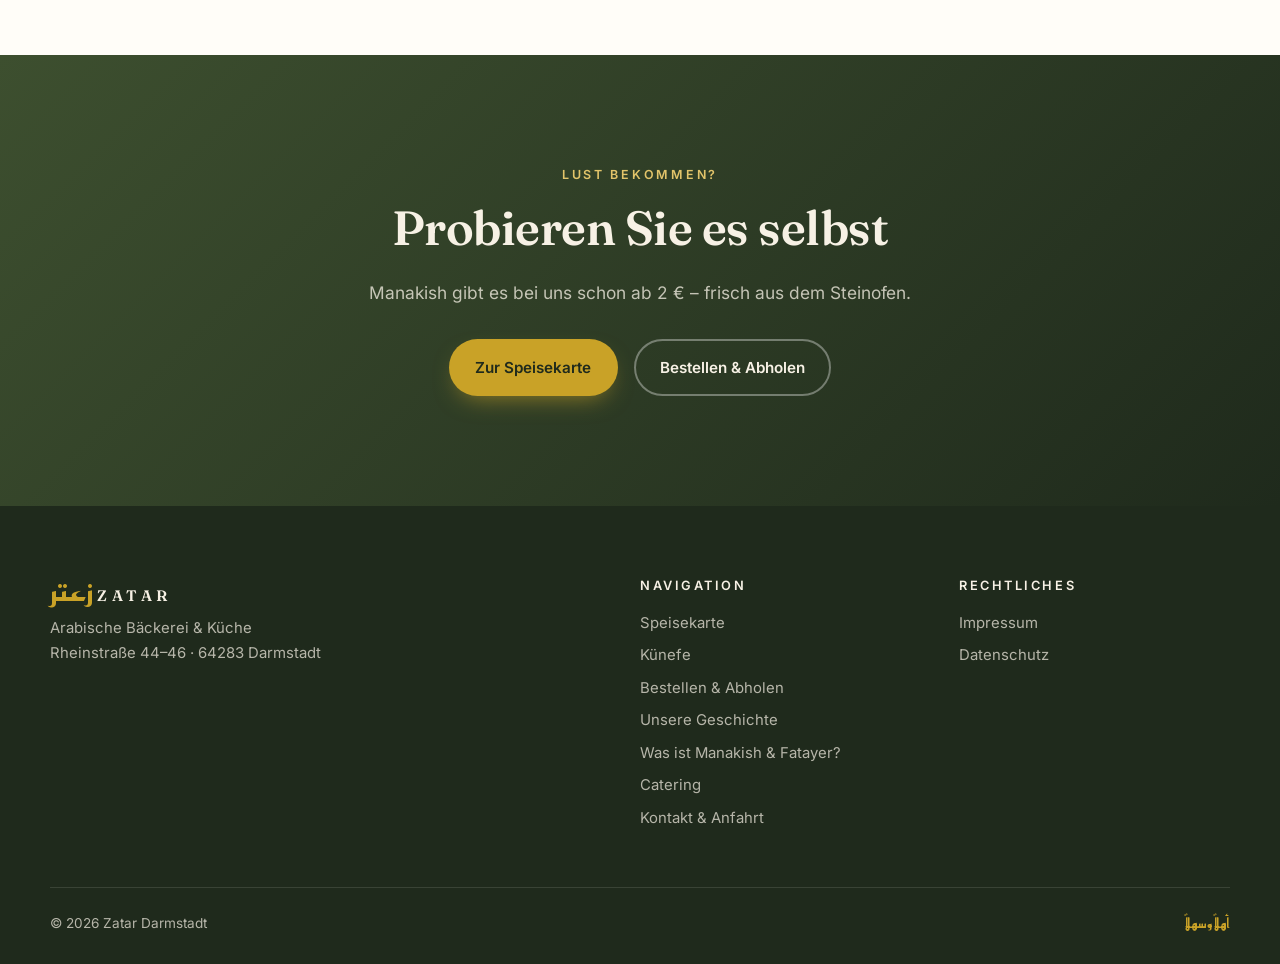
<file: manakish-fatayer.html>
<!DOCTYPE html>
<html lang="de">
<head>
  <meta charset="UTF-8">
  <meta name="viewport" content="width=device-width, initial-scale=1.0">
  <title>Was sind Manakish &amp; Fatayer? – Zatar Darmstadt</title>
  <meta name="description" content="Manakish und Fatayer einfach erklärt: der Teig der Levante – offen wie ein Flammkuchen nach orientalischer Art oder gefüllt. Herkunft, Zubereitung im Steinofen, Sorten und wie man sie isst – bei Zatar in Darmstadt.">
  <link rel="canonical" href="https://zatar-restaurant.de/manakish-fatayer">
  <meta name="theme-color" content="#1f2a1c">
  <!-- TESTVERSION: vor dem offiziellen Livegang diese Zeile entfernen -->
  <meta name="robots" content="noindex, nofollow">
  <link rel="icon" href="images/favicon.svg" type="image/svg+xml">
  <link rel="stylesheet" href="css/fonts.css">
  <link rel="stylesheet" href="css/style.css">
  <link rel="stylesheet" href="css/manakish-fatayer.css">
</head>
<body class="page-mf">

  <!-- ============ NAVIGATION ============ -->
  <header class="nav" id="top">
    <div class="container nav__inner">
      <a href="index.html" class="brand" aria-label="Zatar Startseite">
        <span class="brand__ar" lang="ar">زعتر</span>
        <span class="brand__lat">ZATAR</span>
      </a>
      <nav class="nav__links" aria-label="Hauptnavigation">
        <a href="speisekarte.html">Speisekarte</a>
        <a href="kunefe.html">Künefe</a>
        <a href="index.html#bestellen" class="nav__link--order">Bestellen &amp; Abholen</a>
        <a href="index.html#geschichte">Unsere Geschichte</a>
        <a href="manakish-fatayer.html" aria-current="page">Was ist Manakish &amp; Fatayer?</a>
        <a href="index.html#catering">Catering</a>
        <a href="index.html#besuch">Kontakt &amp; Anfahrt</a>
      </nav>
      <a href="index.html#bestellen" class="btn btn--sm btn--gold nav__cta">Jetzt bestellen</a>
      <a href="ar/index.html" class="lang-switch" data-lang="ar" hreflang="ar" lang="ar" aria-label="الموقع بالعربية – Arabische Version">العربية</a>
      <button class="nav__toggle" aria-label="Menü öffnen" aria-expanded="false">
        <span></span><span></span><span></span>
      </button>
    </div>
  </header>

  <main>
    <!-- ============ KOPF ============ -->
    <section class="mf-hero">
      <div class="container mf-hero__grid">
        <div class="mf-hero__text">
          <p class="eyebrow eyebrow--light"><span class="status" id="openStatus">Darmstadt · Rheinstraße 44–46</span></p>
          <h1 class="split">Manakish <em>&amp;</em> Fatayer</h1>
          <p class="mf-hero__ar" lang="ar">مناقيش وفطاير</p>
          <p class="lead">Der Teig der Levante – einmal offen wie ein Flammkuchen nach orientalischer Art, einmal gefüllt als knusprige Teigtasche. Hier erfahren Sie, was dahintersteckt, wie wir ihn backen und wie man ihn am besten genießt.</p>
          <div class="mf-hero__jump">
            <a href="#manakish" class="btn btn--gold">Manakish entdecken</a>
            <a href="#fatayer" class="btn btn--ghost">Fatayer entdecken</a>
          </div>
        </div>
        <div class="mf-hero__art" aria-hidden="true">
          <!-- Offene Manakish -->
          <svg class="art-manakish" viewBox="0 0 220 220">
            <defs>
              <radialGradient id="mfDough" cx="45%" cy="40%" r="60%"><stop offset="0" stop-color="#ecc58c"/><stop offset=".75" stop-color="#d49a52"/><stop offset="1" stop-color="#a86a2c"/></radialGradient>
              <radialGradient id="mfZaatar" cx="50%" cy="45%" r="55%"><stop offset="0" stop-color="#55632a"/><stop offset="1" stop-color="#34401a"/></radialGradient>
            </defs>
            <path d="M110 12c52 2 96 40 98 96 3 57-42 100-99 100C52 209 11 166 12 110 13 54 56 10 110 12Z" fill="url(#mfDough)"/>
            <path d="M110 34c40 1 75 32 76 76 1 44-34 78-78 77-43 0-75-34-75-77 1-43 35-77 77-76Z" fill="url(#mfZaatar)"/>
            <g fill="#efdcb0" opacity=".9">
              <ellipse cx="80" cy="80" rx="3" ry="1.6"/><ellipse cx="130" cy="70" rx="3" ry="1.6" transform="rotate(30 130 70)"/>
              <ellipse cx="150" cy="120" rx="3" ry="1.6"/><ellipse cx="100" cy="140" rx="3" ry="1.6" transform="rotate(-20 100 140)"/>
              <ellipse cx="70" cy="125" rx="3" ry="1.6"/><ellipse cx="120" cy="105" rx="3" ry="1.6" transform="rotate(60 120 105)"/>
              <ellipse cx="160" cy="90" rx="3" ry="1.6"/><ellipse cx="90" cy="105" rx="3" ry="1.6"/><ellipse cx="135" cy="150" rx="3" ry="1.6"/>
            </g>
            <g fill="#9b2d20"><circle cx="95" cy="70" r="1.8"/><circle cx="140" cy="95" r="1.8"/><circle cx="85" cy="150" r="1.8"/><circle cx="155" cy="140" r="1.8"/><circle cx="115" cy="125" r="1.8"/></g>
          </svg>
          <span class="mf-hero__amp">&amp;</span>
          <!-- Geschlossene Fatayer -->
          <svg class="art-fatayer" viewBox="0 0 220 200">
            <defs>
              <linearGradient id="mfFat" x1="0" y1="0" x2="1" y2="1"><stop offset="0" stop-color="#edc890"/><stop offset="1" stop-color="#c98a44"/></linearGradient>
            </defs>
            <path d="M110 14c6 0 11 3 14 8l78 142c6 11-2 24-14 24H32c-12 0-20-13-14-24L96 22c3-5 8-8 14-8Z" fill="url(#mfFat)"/>
            <path d="M110 22 110 112M110 112 30 176M110 112 190 176" stroke="#a86a2c" stroke-width="4" stroke-linecap="round" fill="none" opacity=".55"/>
            <g fill="#efdcb0"><ellipse cx="80" cy="140" rx="3" ry="1.6"/><ellipse cx="140" cy="150" rx="3" ry="1.6"/><ellipse cx="110" cy="80" rx="3" ry="1.6"/><ellipse cx="125" cy="128" rx="3" ry="1.6"/></g>
            <g fill="#2b2b2b"><circle cx="95" cy="120" r="1.6"/><circle cx="150" cy="165" r="1.6"/><circle cx="70" cy="165" r="1.6"/></g>
          </svg>
        </div>
      </div>
    </section>

    <!-- ============ AUF EINEN BLICK ============ -->
    <section class="mf-facts">
      <div class="container mf-facts__grid">
        <div class="mf-fact reveal">
          <span class="mf-fact__icon">🌍</span>
          <strong>Herkunft</strong>
          <p>Die Levante – Syrien, Libanon, Palästina und Jordanien</p>
        </div>
        <div class="mf-fact reveal">
          <span class="mf-fact__icon">☀️</span>
          <strong>Wann?</strong>
          <p>Klassisch zum Frühstück, aber längst der Snack für jede Tageszeit</p>
        </div>
        <div class="mf-fact reveal">
          <span class="mf-fact__icon">🔥</span>
          <strong>Wie?</strong>
          <p>Frischer Teig, wenige Minuten im heißen Steinofen</p>
        </div>
      </div>
    </section>

    <!-- ============ UNTERSCHIED ============ -->
    <section class="section section--cream">
      <div class="container">
        <header class="section__head reveal">
          <p class="eyebrow">Der Unterschied</p>
          <h2 class="split">Offen oder gefüllt?</h2>
          <p class="section__sub">Beides wird aus demselben Teig gebacken – der Unterschied liegt darin, wo die Zutaten landen.</p>
        </header>
        <div class="mf-compare">
          <article class="mf-card reveal">
            <div class="mf-card__art" aria-hidden="true">
              <svg viewBox="0 0 160 110"><ellipse cx="80" cy="60" rx="70" ry="38" fill="#d49a52"/><ellipse cx="80" cy="56" rx="58" ry="29" fill="#4a5622"/><g fill="#efdcb0"><circle cx="60" cy="50" r="2"/><circle cx="95" cy="46" r="2"/><circle cx="85" cy="66" r="2"/><circle cx="110" cy="60" r="2"/><circle cx="55" cy="66" r="2"/></g></svg>
            </div>
            <p class="mf-card__ar" lang="ar">مناقيش</p>
            <h3>Manakish</h3>
            <p class="mf-card__claim">Das <strong>offene</strong> Fladenbrot – wie ein Flammkuchen nach orientalischer Art</p>
            <ul class="mf-list">
              <li>Flach und rund, der Belag liegt <strong>oben</strong></li>
              <li>Man sieht, was drauf ist: Za'atar, Käse, Paprikapaste oder Fleisch</li>
              <li>Wird zum Essen einfach gefaltet oder gerollt</li>
            </ul>
            <a href="#manakish" class="mf-card__link">Mehr über Manakish ↓</a>
          </article>
          <div class="mf-vs" aria-hidden="true">vs.</div>
          <article class="mf-card reveal">
            <div class="mf-card__art" aria-hidden="true">
              <svg viewBox="0 0 160 110"><path d="M80 10 146 98H14Z" fill="#e0ab66" stroke="#b27634" stroke-width="3" stroke-linejoin="round"/><path d="M80 10v58M80 68 14 98M80 68l66 30" stroke="#b27634" stroke-width="3" opacity=".6"/><g fill="#efdcb0"><circle cx="70" cy="80" r="2"/><circle cx="95" cy="84" r="2"/><circle cx="82" cy="48" r="2"/></g></svg>
            </div>
            <p class="mf-card__ar" lang="ar">فطاير</p>
            <h3>Fatayer</h3>
            <p class="mf-card__claim">Die <strong>gefüllte</strong> Teigtasche</p>
            <ul class="mf-list">
              <li>Der Teig wird <strong>über der Füllung verschlossen</strong></li>
              <li>Meist dreieckig – bei Käse oft als längliches Schiffchen (Pide)</li>
              <li>Handlich, perfekt für unterwegs</li>
            </ul>
            <a href="#fatayer" class="mf-card__link">Mehr über Fatayer ↓</a>
          </article>
        </div>
      </div>
    </section>

    <!-- ============ MANAKISH ============ -->
    <section class="section mf-detail" id="manakish">
      <div class="container">
        <div class="mf-detail__head reveal">
          <span class="mf-big-ar" lang="ar">منقوشة</span>
          <div>
            <p class="eyebrow">Manakish · Einzahl: Manousheh</p>
            <h2 class="split">Ein Brot mit Fingerabdruck</h2>
            <p class="mf-text">Der Name kommt vom arabischen Wort <strong lang="ar">نقش</strong> (<em>naqasha</em>) – <strong>„verzieren, eingravieren“</strong>. Bevor der Teig in den Ofen kommt, drückt der Bäcker mit den Fingerkuppen kleine Mulden hinein. Darin sammeln sich Olivenöl und Gewürze – und genau das macht jede Manousheh so aromatisch.</p>
            <p class="mf-text">In der Levante gehört sie zum Morgen wie hier das Brötchen: Früher brachten Familien ihre eigene Za'atar-Mischung zum Bäcker im Viertel und holten die frisch gebackenen Fladen noch warm ab.</p>
          </div>
        </div>

        <h3 class="mf-sub reveal">Vom Teig zur Manousheh</h3>
        <ol class="mf-steps">
          <li class="mf-step reveal">
            <svg viewBox="0 0 100 100" aria-hidden="true"><circle cx="50" cy="52" r="34" fill="#f1dfbd" stroke="#d9bf8f" stroke-width="3"/></svg>
            <strong>1 · Teig</strong><p>Jeden Morgen frisch angesetzt und rund ausgezogen.</p>
          </li>
          <li class="mf-step reveal">
            <svg viewBox="0 0 100 100" aria-hidden="true"><circle cx="50" cy="52" r="34" fill="#f1dfbd" stroke="#d9bf8f" stroke-width="3"/><g fill="#d9bf8f" class="dimples"><circle cx="38" cy="42" r="4"/><circle cx="58" cy="40" r="4"/><circle cx="46" cy="58" r="4"/><circle cx="64" cy="60" r="4"/><circle cx="34" cy="62" r="4"/></g></svg>
            <strong>2 · Fingerabdrücke</strong><p>Mit den Fingerkuppen entstehen die typischen Mulden.</p>
          </li>
          <li class="mf-step reveal">
            <svg viewBox="0 0 100 100" aria-hidden="true"><circle cx="50" cy="52" r="34" fill="#f1dfbd" stroke="#d9bf8f" stroke-width="3"/><circle cx="50" cy="52" r="27" fill="#4a5622"/><g fill="#efdcb0"><circle cx="40" cy="45" r="1.8"/><circle cx="58" cy="44" r="1.8"/><circle cx="50" cy="60" r="1.8"/><circle cx="62" cy="58" r="1.8"/></g></svg>
            <strong>3 · Belag</strong><p>Za'atar mit Olivenöl, Käse, Paprikapaste oder Fleisch.</p>
          </li>
          <li class="mf-step reveal">
            <svg viewBox="0 0 100 100" aria-hidden="true"><path d="M14 80V46a36 36 0 0 1 72 0v34Z" fill="#6b4a2e"/><path d="M26 80V50a24 24 0 0 1 48 0v30Z" fill="#2a1a10"/><g class="flames"><path d="M40 78c0-8 6-10 6-16 4 4 8 8 8 16Z" fill="#e2872b"/><path d="M50 78c0-6 4-8 4-12 3 3 6 6 6 12Z" fill="#f2c14e"/></g></svg>
            <strong>4 · Steinofen</strong><p>Wenige Minuten bei großer Hitze – außen knusprig, innen weich.</p>
          </li>
        </ol>

        <h3 class="mf-sub reveal">Die Sorten bei Zatar</h3>
        <div class="mf-kinds">
          <div class="mf-kind reveal"><span class="mf-kind__dot" style="--c:#4a5622"></span><strong>Za'atar</strong><p>Der Klassiker: Thymian-Gewürzmischung mit Sesam, Sumach und Olivenöl – pur, mit Käse oder Gemüse.</p></div>
          <div class="mf-kind reveal"><span class="mf-kind__dot" style="--c:#b0432a"></span><strong>Muhammara</strong><p>Würzige Paprikapaste, traditionell aus Aleppo – auch mit Za'atar oder Käse kombiniert.</p></div>
          <div class="mf-kind reveal"><span class="mf-kind__dot" style="--c:#efd9a0"></span><strong>Käse</strong><p>Akkawi (weißer Salzlakenkäse) oder Kashkawan (gelber Schnittkäse) – herrlich zieht er Fäden.</p></div>
          <div class="mf-kind reveal"><span class="mf-kind__dot" style="--c:#7d3b24"></span><strong>Mit Fleisch</strong><p>Lahmajin – wörtlich „Fleisch mit Teig“ –, Sufiha, Tushka, Sucuk oder Hähnchen.</p></div>
        </div>
        <div class="mf-picks" data-picks="manakish"></div>
      </div>
    </section>

    <!-- ============ FATAYER ============ -->
    <section class="section section--dark mf-detail mf-detail--dark" id="fatayer">
      <div class="container">
        <div class="mf-detail__head reveal">
          <span class="mf-big-ar" lang="ar">فطيرة</span>
          <div>
            <p class="eyebrow eyebrow--light">Fatayer · Einzahl: Fatira</p>
            <h2 class="split">Drei Ecken voller Geschmack</h2>
            <p class="mf-text">Fatayer sind die gefüllten Geschwister der Manakish. Aus demselben Teig wird ein Kreis ausgestochen, mit Füllung belegt und von drei Seiten zur Mitte hin zusammengedrückt – so entsteht die typische <strong>Dreiecksform</strong>, die die Füllung beim Backen saftig hält.</p>
            <p class="mf-text">Mit Akkawi-Käse wird der Teig dagegen oft zu einem länglichen <strong>Schiffchen</strong> (Pide) geformt, das oben offen bleibt.</p>
          </div>
        </div>

        <h3 class="mf-sub reveal">So wird aus einem Kreis ein Dreieck</h3>
        <div class="mf-fold reveal" aria-hidden="true">
          <figure>
            <svg viewBox="0 0 120 120"><circle cx="60" cy="60" r="46" fill="#f1dfbd"/></svg>
            <figcaption>Teigkreis</figcaption>
          </figure>
          <span class="mf-fold__arrow">→</span>
          <figure>
            <svg viewBox="0 0 120 120"><circle cx="60" cy="60" r="46" fill="#f1dfbd"/><circle cx="60" cy="62" r="24" fill="#3f6b2a"/><g fill="#9b2d20"><circle cx="54" cy="58" r="2"/><circle cx="66" cy="66" r="2"/></g></svg>
            <figcaption>Füllung in die Mitte</figcaption>
          </figure>
          <span class="mf-fold__arrow">→</span>
          <figure>
            <svg viewBox="0 0 120 120" class="fold-anim"><path d="M60 14 104 90H16Z" fill="#e0ab66" stroke="#b27634" stroke-width="3" stroke-linejoin="round"/><path d="M60 14v48M60 62 16 90M60 62l44 28" stroke="#b27634" stroke-width="3" opacity=".6"/></svg>
            <figcaption>Drei Seiten zusammendrücken</figcaption>
          </figure>
        </div>

        <h3 class="mf-sub reveal">Die Füllungen bei Zatar</h3>
        <div class="mf-kinds">
          <div class="mf-kind reveal"><span class="mf-kind__dot" style="--c:#3f6b2a"></span><strong>Spinat</strong><p>Der Klassiker unter den Fatayer – pur oder mit Käse.</p></div>
          <div class="mf-kind reveal"><span class="mf-kind__dot" style="--c:#f3ead6"></span><strong>Labne</strong><p>Cremiger Frischkäse aus abgetropftem Joghurt – mit Za'atar oder Gemüse.</p></div>
          <div class="mf-kind reveal"><span class="mf-kind__dot" style="--c:#efd9a0"></span><strong>Akkawi</strong><p>Als Pide mit Oliven, Tomaten oder Spinat.</p></div>
          <div class="mf-kind reveal"><span class="mf-kind__dot" style="--c:#7d3b24"></span><strong>Herzhaft</strong><p>Mit Sucuk und Käse, Martadella oder Oliven.</p></div>
        </div>
        <div class="mf-picks mf-picks--dark" data-picks="fatayer"></div>
      </div>
    </section>

    <!-- ============ SO ISST MAN SIE ============ -->
    <section class="section section--cream">
      <div class="container">
        <header class="section__head reveal">
          <p class="eyebrow">Wie in der Heimat</p>
          <h2 class="split">So genießt man sie richtig</h2>
        </header>
        <div class="mf-tips">
          <div class="mf-tip reveal"><span>🫓</span><strong>Falten</strong><p>Manakish einmal in der Mitte falten oder rollen – so bleibt alles im Brot.</p></div>
          <div class="mf-tip reveal"><span>🍅</span><strong>Mit Frischem</strong><p>Dazu Tomate, Gurke, Minze und Oliven – das macht den Za'atar noch frischer.</p></div>
          <div class="mf-tip reveal"><span>🍵</span><strong>Mit Tee oder Ayran</strong><p>Ein Glas Tee am Morgen oder kühles Ayran am Mittag.</p></div>
          <div class="mf-tip reveal"><span>🤲</span><strong>Teilen</strong><p>Mehrere Sorten bestellen und gemeinsam probieren – so isst man in der Levante.</p></div>
        </div>
      </div>
    </section>

    <!-- ============ LEXIKON ============ -->
    <section class="section">
      <div class="container mf-lex">
        <header class="section__head reveal">
          <p class="eyebrow">Kleines Lexikon</p>
          <h2 class="split">Was bedeutet eigentlich …?</h2>
        </header>
        <div class="mf-lex__list reveal">
          <details><summary><span lang="ar">زعتر</span> Za'atar</summary><p>Gewürzmischung aus getrocknetem wildem Thymian bzw. Oregano, geröstetem Sesam, Sumach und etwas Salz – mit Olivenöl verrührt der Star auf der Manousheh.</p></details>
          <details><summary><span lang="ar">سماق</span> Sumach</summary><p>Getrocknete, gemahlene rote Beeren mit fein-säuerlichem, zitronigem Geschmack.</p></details>
          <details><summary><span lang="ar">محمرة</span> Muhammara</summary><p>Würzige Paste aus roter Paprika, traditionell aus Aleppo in Syrien.</p></details>
          <details><summary><span lang="ar">عكاوي</span> Akkawi</summary><p>Weißer, milder Salzlakenkäse, benannt nach der Hafenstadt Akka – schmilzt wunderbar im Ofen.</p></details>
          <details><summary><span lang="ar">قشقوان</span> Kashkawan</summary><p>Gelber Schnittkäse, ähnlich wie Gouda – würzig und schön schmelzend.</p></details>
          <details><summary><span lang="ar">لبنة</span> Labne</summary><p>Abgetropfter Joghurt – cremig wie Frischkäse, leicht säuerlich.</p></details>
          <details><summary><span lang="ar">لحم بعجين</span> Lahmajin</summary><p>Wörtlich „Fleisch mit Teig“: dünner Fladen mit würzigem Hackfleisch.</p></details>
          <details><summary><span lang="ar">صفيحة</span> Sufiha</summary><p>Kleine offene Teigfladen mit Hackfleisch – bei uns auch mit Joghurt, Granatapfelsoße oder Käse.</p></details>
          <details><summary><span lang="ar">سجق</span> Sucuk</summary><p>Würzige Rindswurst, bei uns auch hausgemacht.</p></details>
        </div>
      </div>
    </section>

    <!-- ============ CTA ============ -->
    <section class="section section--olive">
      <div class="container order">
        <p class="eyebrow eyebrow--light">Lust bekommen?</p>
        <h2>Probieren Sie es selbst</h2>
        <p class="section__sub section__sub--light">Manakish gibt es bei uns schon ab 2 € – frisch aus dem Steinofen.</p>
        <div class="mf-cta">
          <a href="speisekarte.html" class="btn btn--gold">Zur Speisekarte</a>
          <a href="index.html#bestellen" class="btn btn--ghost">Bestellen &amp; Abholen</a>
        </div>
      </div>
    </section>
  </main>

  <!-- ============ AKTIONSLEISTE (nur Handy) ============ -->
  <nav class="action-bar" aria-label="Schnellzugriff">
    <a href="tel:+4961519679790">
      <svg viewBox="0 0 24 24"><path d="M5 4h4l2 5-2.5 1.5a11 11 0 0 0 5 5L15 13l5 2v4a2 2 0 0 1-2 2A16 16 0 0 1 3 6a2 2 0 0 1 2-2"/></svg>
      Anrufen
    </a>
    <a href="https://www.google.com/maps/dir/?api=1&destination=Zatar+Rheinstra%C3%9Fe+44+64283+Darmstadt" target="_blank" rel="noopener">
      <svg viewBox="0 0 24 24"><path d="M12 21s-7-6.2-7-11.5A7 7 0 0 1 19 9.5C19 14.8 12 21 12 21Z"/><circle cx="12" cy="9.5" r="2.5"/></svg>
      Route
    </a>
    <a href="index.html#bestellen" class="is-primary">
      <svg viewBox="0 0 24 24"><path d="M6 7h12l-1 13H7L6 7Zm3 0V5a3 3 0 0 1 6 0v2"/></svg>
      Bestellen
    </a>
  </nav>

  <!-- ============ FOOTER ============ -->
  <footer class="footer">
    <div class="container footer__grid">
      <div>
        <a href="index.html" class="brand brand--footer">
          <span class="brand__ar" lang="ar">زعتر</span>
          <span class="brand__lat">ZATAR</span>
        </a>
        <p>Arabische Bäckerei & Küche<br>Rheinstraße 44–46 · 64283 Darmstadt</p>
      </div>
      <div>
        <h3>Navigation</h3>
        <a href="speisekarte.html">Speisekarte</a>
        <a href="kunefe.html">Künefe</a>
        <a href="index.html#bestellen">Bestellen &amp; Abholen</a>
        <a href="index.html#geschichte">Unsere Geschichte</a>
        <a href="manakish-fatayer.html">Was ist Manakish &amp; Fatayer?</a>
        <a href="index.html#catering">Catering</a>
        <a href="index.html#besuch">Kontakt &amp; Anfahrt</a>
      </div>
      <div>
        <h3>Rechtliches</h3>
        <a href="impressum.html">Impressum</a>
        <a href="datenschutz.html">Datenschutz</a>
      </div>
    </div>
    <div class="container footer__bottom">
      <span>© <span id="year"></span> Zatar Darmstadt</span>
      <span lang="ar">أهلاً وسهلاً</span>
    </div>
  </footer>

  <script src="js/vendor/gsap.min.js"></script>
  <script src="js/vendor/ScrollTrigger.min.js"></script>
  <script src="js/vendor/lenis.min.js"></script>
  <script src="js/menu.js"></script>
  <script src="js/manakish-fatayer.js"></script>
  <script src="js/main.js"></script>
</body>
</html>
</file>
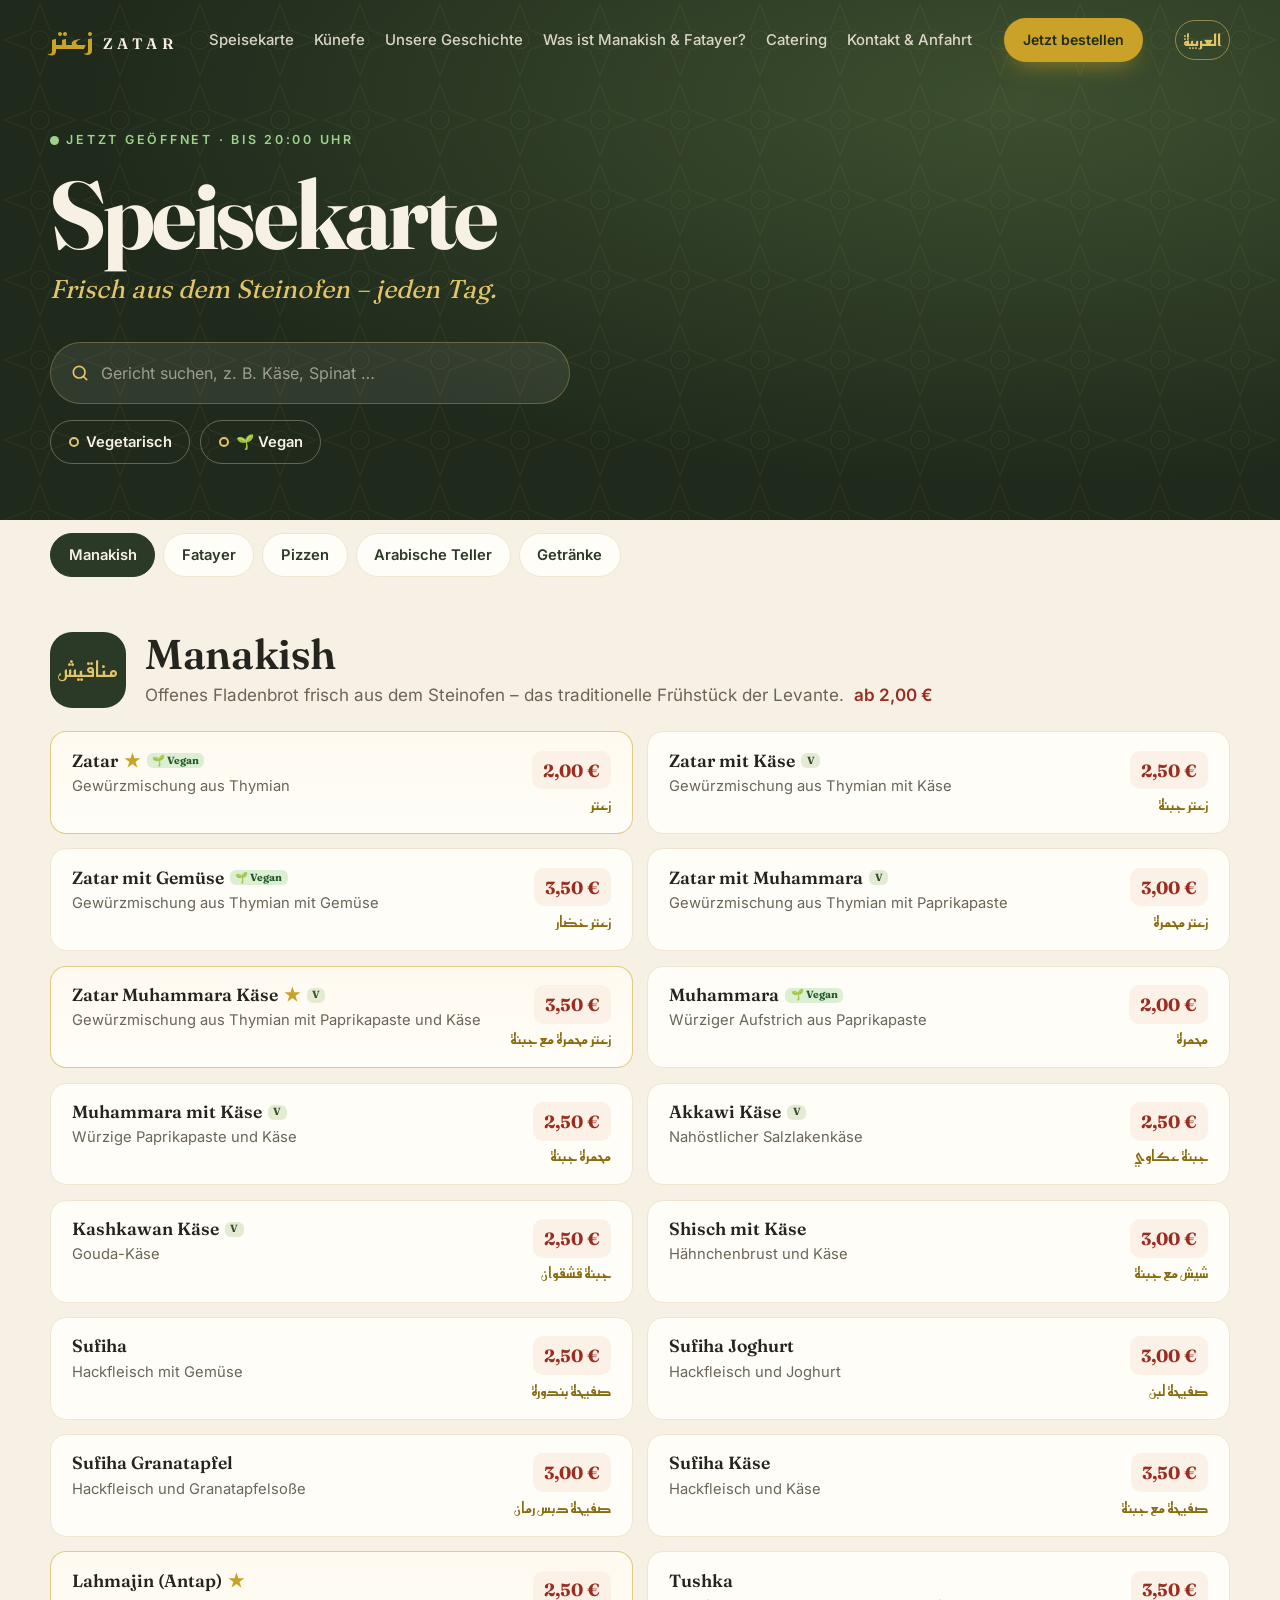
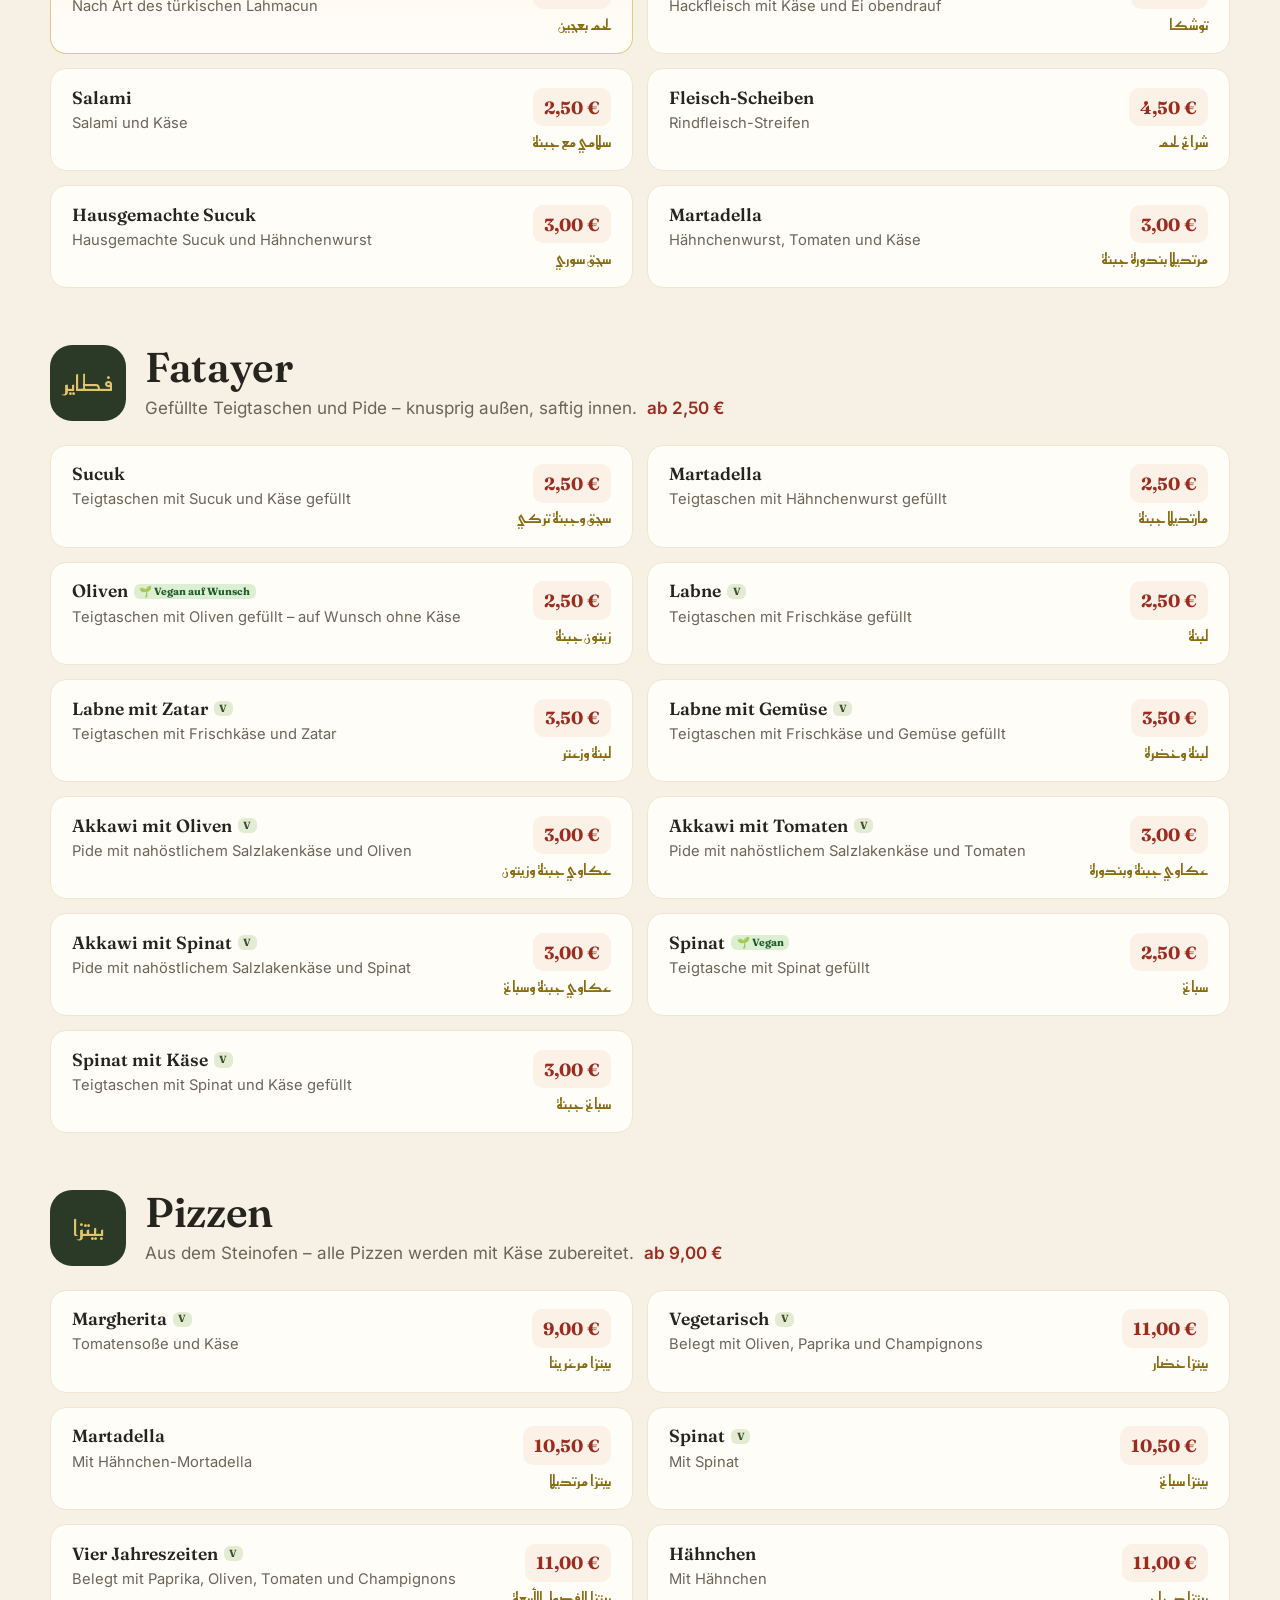
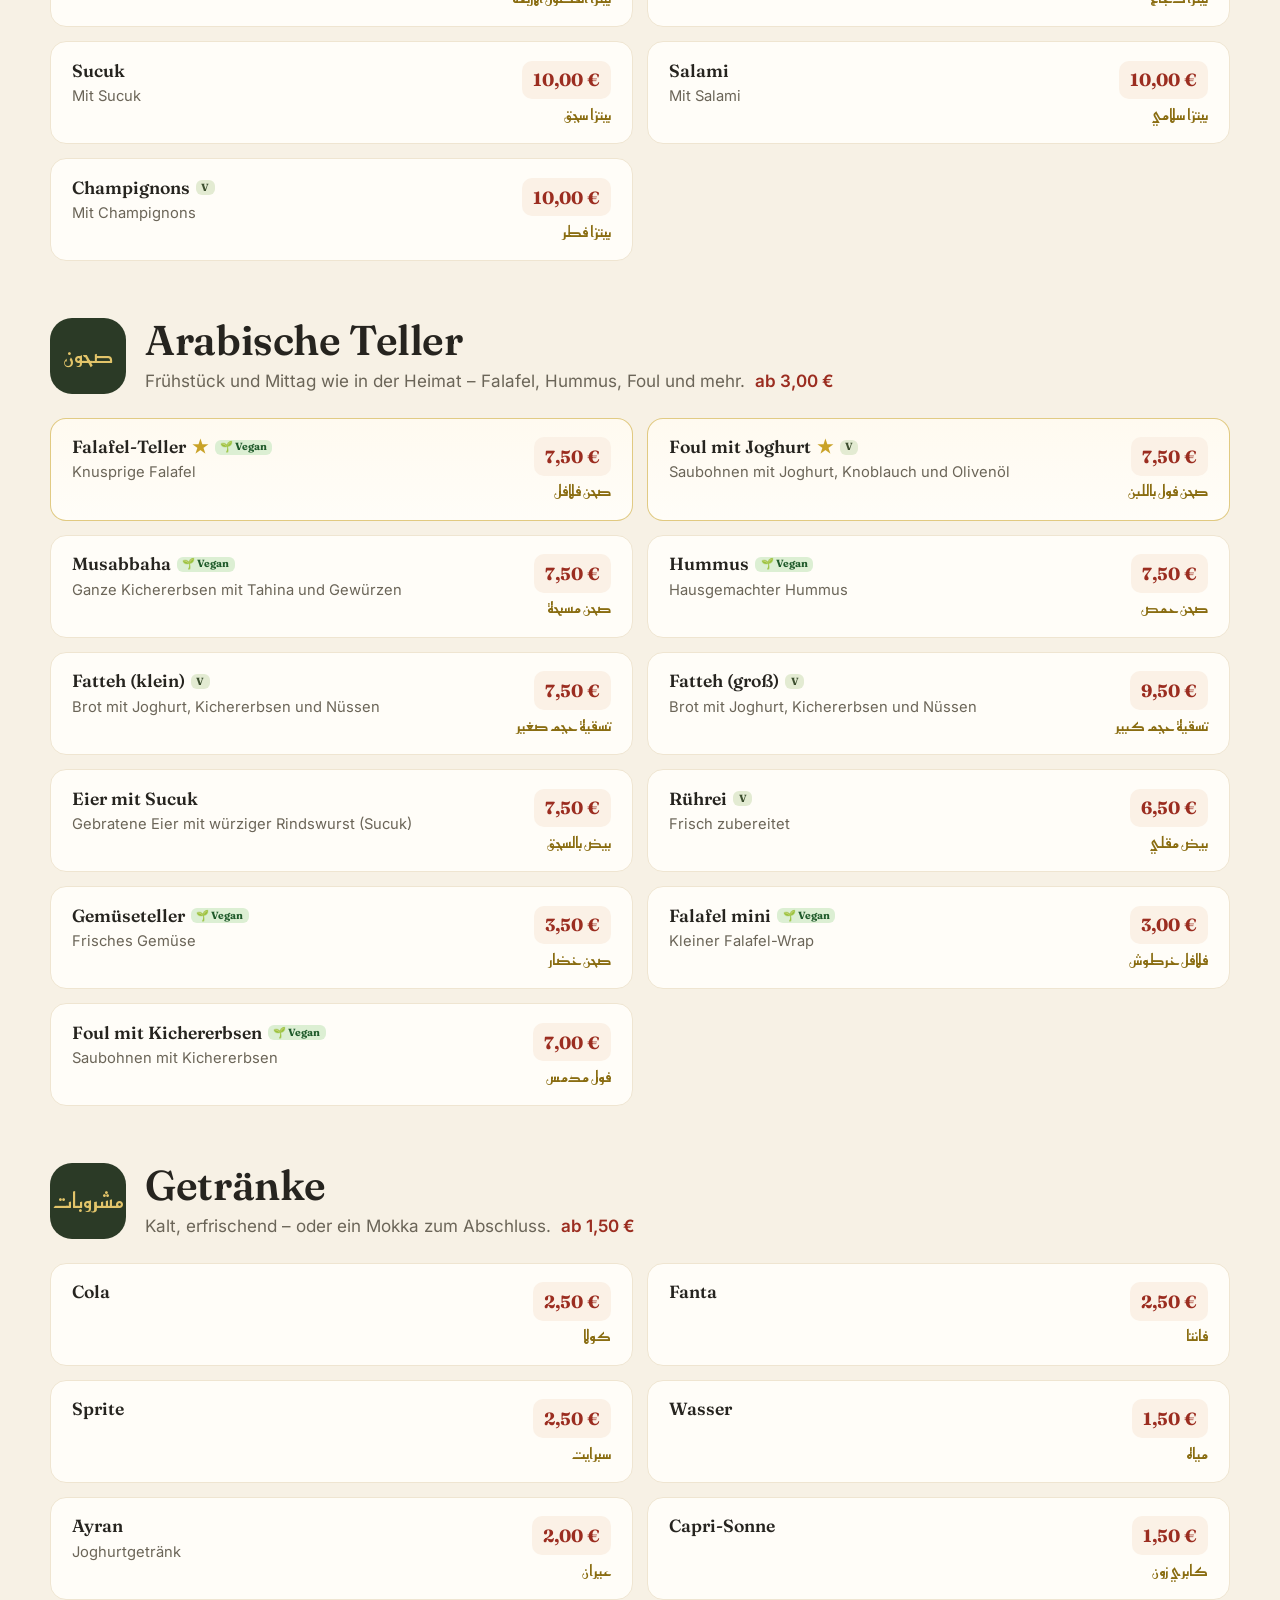
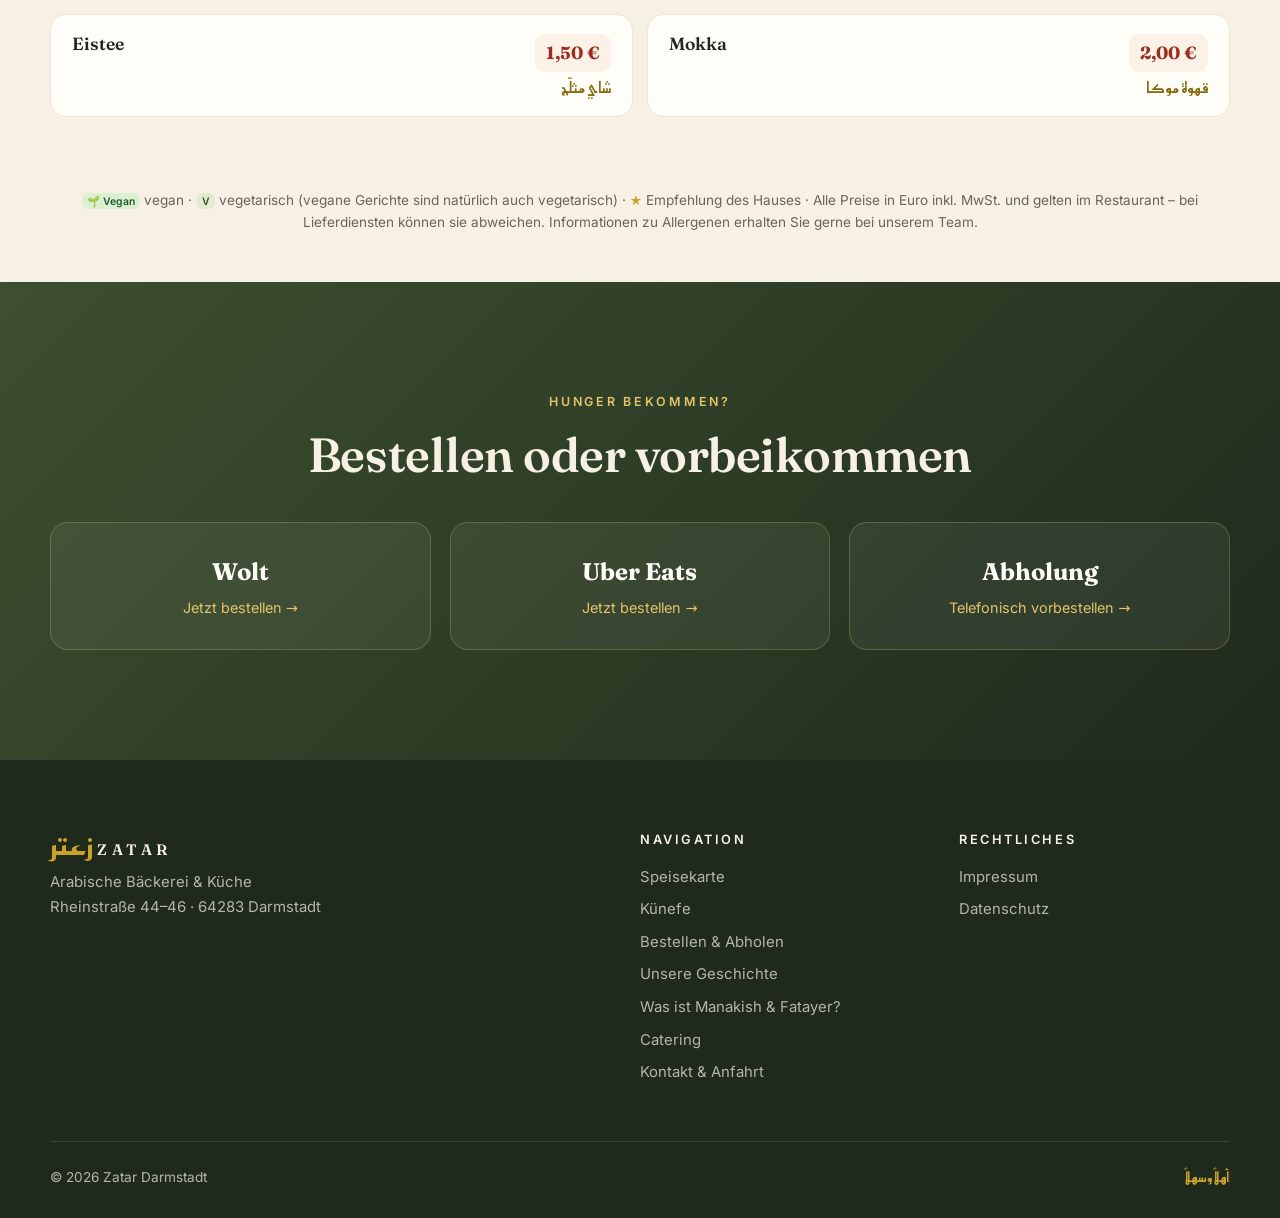
<file: speisekarte.html>
<!DOCTYPE html>
<html lang="de">
<head>
  <meta charset="UTF-8">
  <meta name="viewport" content="width=device-width, initial-scale=1.0">
  <title>Speisekarte – Manakish, Fatayer &amp; Falafel | Zatar Darmstadt</title>
  <meta name="description" content="Speisekarte von Zatar in Darmstadt: Manakish ab 2 €, Fatayer, Pizzen, Falafel, Hummus, Foul und Getränke – frisch aus dem Steinofen. Mit Preisen.">
  <link rel="canonical" href="https://zatar-restaurant.de/speisekarte">
  <link rel="alternate" hreflang="de" href="https://zatar-restaurant.de/speisekarte">
  <link rel="alternate" hreflang="ar" href="https://zatar-restaurant.de/ar/speisekarte">
  <link rel="alternate" hreflang="x-default" href="https://zatar-restaurant.de/speisekarte">
  <meta name="theme-color" content="#1f2a1c">
  <!-- TESTVERSION: vor dem offiziellen Livegang diese Zeile entfernen -->
  <meta name="robots" content="noindex, nofollow">
  <link rel="icon" href="images/favicon.svg" type="image/svg+xml">
  <link rel="stylesheet" href="css/fonts.css">
  <link rel="stylesheet" href="css/style.css">
  <link rel="stylesheet" href="css/speisekarte.css">
</head>
<body class="page-menu">

  <!-- ============ NAVIGATION ============ -->
  <header class="nav is-scrolled" id="top">
    <div class="container nav__inner">
      <a href="index.html" class="brand" aria-label="Zatar Startseite">
        <span class="brand__ar" lang="ar">زعتر</span>
        <span class="brand__lat">ZATAR</span>
      </a>
      <nav class="nav__links" aria-label="Hauptnavigation">
        <a href="speisekarte.html" aria-current="page">Speisekarte</a>
        <a href="kunefe.html">Künefe</a>
        <a href="index.html#bestellen" class="nav__link--order">Bestellen &amp; Abholen</a>
        <a href="index.html#geschichte">Unsere Geschichte</a>
        <a href="manakish-fatayer.html">Was ist Manakish &amp; Fatayer?</a>
        <a href="index.html#catering">Catering</a>
        <a href="index.html#besuch">Kontakt &amp; Anfahrt</a>
      </nav>
      <a href="index.html#bestellen" class="btn btn--sm btn--gold nav__cta">Jetzt bestellen</a>
      <a href="ar/speisekarte.html" class="lang-switch" data-lang="ar" hreflang="ar" lang="ar" aria-label="الموقع بالعربية – Arabische Version">العربية</a>
      <button class="nav__toggle" aria-label="Menü öffnen" aria-expanded="false">
        <span></span><span></span><span></span>
      </button>
    </div>
  </header>

  <main>
    <!-- ============ KOPF ============ -->
    <section class="page-hero">
      <div class="container">
        <p class="eyebrow eyebrow--light"><span class="status" id="openStatus">Darmstadt · Rheinstraße 44–46</span></p>
        <h1>Speisekarte</h1>
        <p class="page-hero__sub">Frisch aus dem Steinofen – jeden Tag.</p>
        <label class="search">
          <svg viewBox="0 0 24 24" aria-hidden="true"><circle cx="11" cy="11" r="7"/><path d="m20 20-3.5-3.5"/></svg>
          <input type="search" id="menuSearch" placeholder="Gericht suchen, z. B. Käse, Spinat …" autocomplete="off" aria-label="Speisekarte durchsuchen">
        </label>
        <div class="diet-filter" role="group" aria-label="Ernährung">
          <button class="chip chip--toggle" data-diet="veg" type="button" aria-pressed="false">
            <span class="chip__dot"></span> Vegetarisch
          </button>
          <button class="chip chip--toggle chip--vegan" data-diet="vegan" type="button" aria-pressed="false">
            <span class="chip__dot"></span> 🌱 Vegan
          </button>
        </div>
      </div>
    </section>

    <!-- ============ KATEGORIEN (klebt oben) ============ -->
    <div class="chips" id="chips">
      <div class="container chips__inner">
        <nav class="chips__list" id="chipList" aria-label="Kategorien"></nav>
      </div>
    </div>

    <!-- ============ GERICHTE ============ -->
    <div class="container"><p class="menu-count" id="menuCount" aria-live="polite" hidden></p></div>
    <div class="container menu-page" id="menuPage"><!-- wird per JS aus js/menu.js gefüllt --></div>

    <div class="container">
      <p class="menu-empty" id="menuEmpty" hidden>Keine Treffer. Versuchen Sie einen anderen Suchbegriff.</p>
      <p class="menu__note">
        <span class="menu__badge menu__badge--vegan">🌱 Vegan</span> vegan · <span class="menu__badge">V</span> vegetarisch (vegane Gerichte sind natürlich auch vegetarisch) · <span class="menu__star">★</span> Empfehlung des Hauses ·
        Alle Preise in Euro inkl. MwSt. und gelten im Restaurant – bei Lieferdiensten können sie abweichen. Informationen zu Allergenen erhalten Sie gerne bei unserem Team.
      </p>
    </div>

    <!-- ============ BESTELLEN ============ -->
    <section class="section section--olive">
      <div class="container order">
        <p class="eyebrow eyebrow--light">Hunger bekommen?</p>
        <h2>Bestellen oder vorbeikommen</h2>
        <div class="order__buttons">
          <a class="order__btn" href="https://wolt.com/de/deu/darmstadt/restaurant/zatar-arabische-kchedarmstadt" target="_blank" rel="noopener">
            <strong>Wolt</strong><span>Jetzt bestellen →</span>
          </a>
          <a class="order__btn" href="https://www.ubereats.com/de/store/zatar-arabische-kuche/ykQxKYyoU3-AmatqnmtpwA" target="_blank" rel="noopener">
            <strong>Uber Eats</strong><span>Jetzt bestellen →</span>
          </a>
          <a class="order__btn" href="tel:+4961519679790">
            <strong>Abholung</strong><span>Telefonisch vorbestellen →</span>
          </a>
        </div>
      </div>
    </section>
  </main>

  <!-- ============ AKTIONSLEISTE (nur Handy) ============ -->
  <nav class="action-bar" aria-label="Schnellzugriff">
    <a href="tel:+4961519679790">
      <svg viewBox="0 0 24 24"><path d="M5 4h4l2 5-2.5 1.5a11 11 0 0 0 5 5L15 13l5 2v4a2 2 0 0 1-2 2A16 16 0 0 1 3 6a2 2 0 0 1 2-2"/></svg>
      Anrufen
    </a>
    <a href="https://www.google.com/maps/dir/?api=1&destination=Zatar+Rheinstra%C3%9Fe+46+64283+Darmstadt" target="_blank" rel="noopener">
      <svg viewBox="0 0 24 24"><path d="M12 21s-7-6.2-7-11.5A7 7 0 0 1 19 9.5C19 14.8 12 21 12 21Z"/><circle cx="12" cy="9.5" r="2.5"/></svg>
      Route
    </a>
    <a href="index.html#bestellen" class="is-primary">
      <svg viewBox="0 0 24 24"><path d="M6 7h12l-1 13H7L6 7Zm3 0V5a3 3 0 0 1 6 0v2"/></svg>
      Bestellen
    </a>
  </nav>

  <!-- ============ FOOTER ============ -->
  <footer class="footer">
    <div class="container footer__grid">
      <div>
        <a href="index.html" class="brand brand--footer">
          <span class="brand__ar" lang="ar">زعتر</span>
          <span class="brand__lat">ZATAR</span>
        </a>
        <p>Arabische Bäckerei & Küche<br>Rheinstraße 44–46 · 64283 Darmstadt</p>
      </div>
      <div>
        <h3>Navigation</h3>
        <a href="speisekarte.html">Speisekarte</a>
        <a href="kunefe.html">Künefe</a>
        <a href="index.html#bestellen">Bestellen &amp; Abholen</a>
        <a href="index.html#geschichte">Unsere Geschichte</a>
        <a href="manakish-fatayer.html">Was ist Manakish &amp; Fatayer?</a>
        <a href="index.html#catering">Catering</a>
        <a href="index.html#besuch">Kontakt &amp; Anfahrt</a>
      </div>
      <div>
        <h3>Rechtliches</h3>
        <a href="impressum.html">Impressum</a>
        <a href="datenschutz.html">Datenschutz</a>
      </div>
    </div>
    <div class="container footer__bottom">
      <span>© <span id="year"></span> Zatar Darmstadt</span>
      <span lang="ar">أهلاً وسهلاً</span>
    </div>
  </footer>

  <script src="js/menu.js"></script>
  <script src="js/menu-page.js"></script>
  <script src="js/main.js"></script>
</body>
</html>
</file>
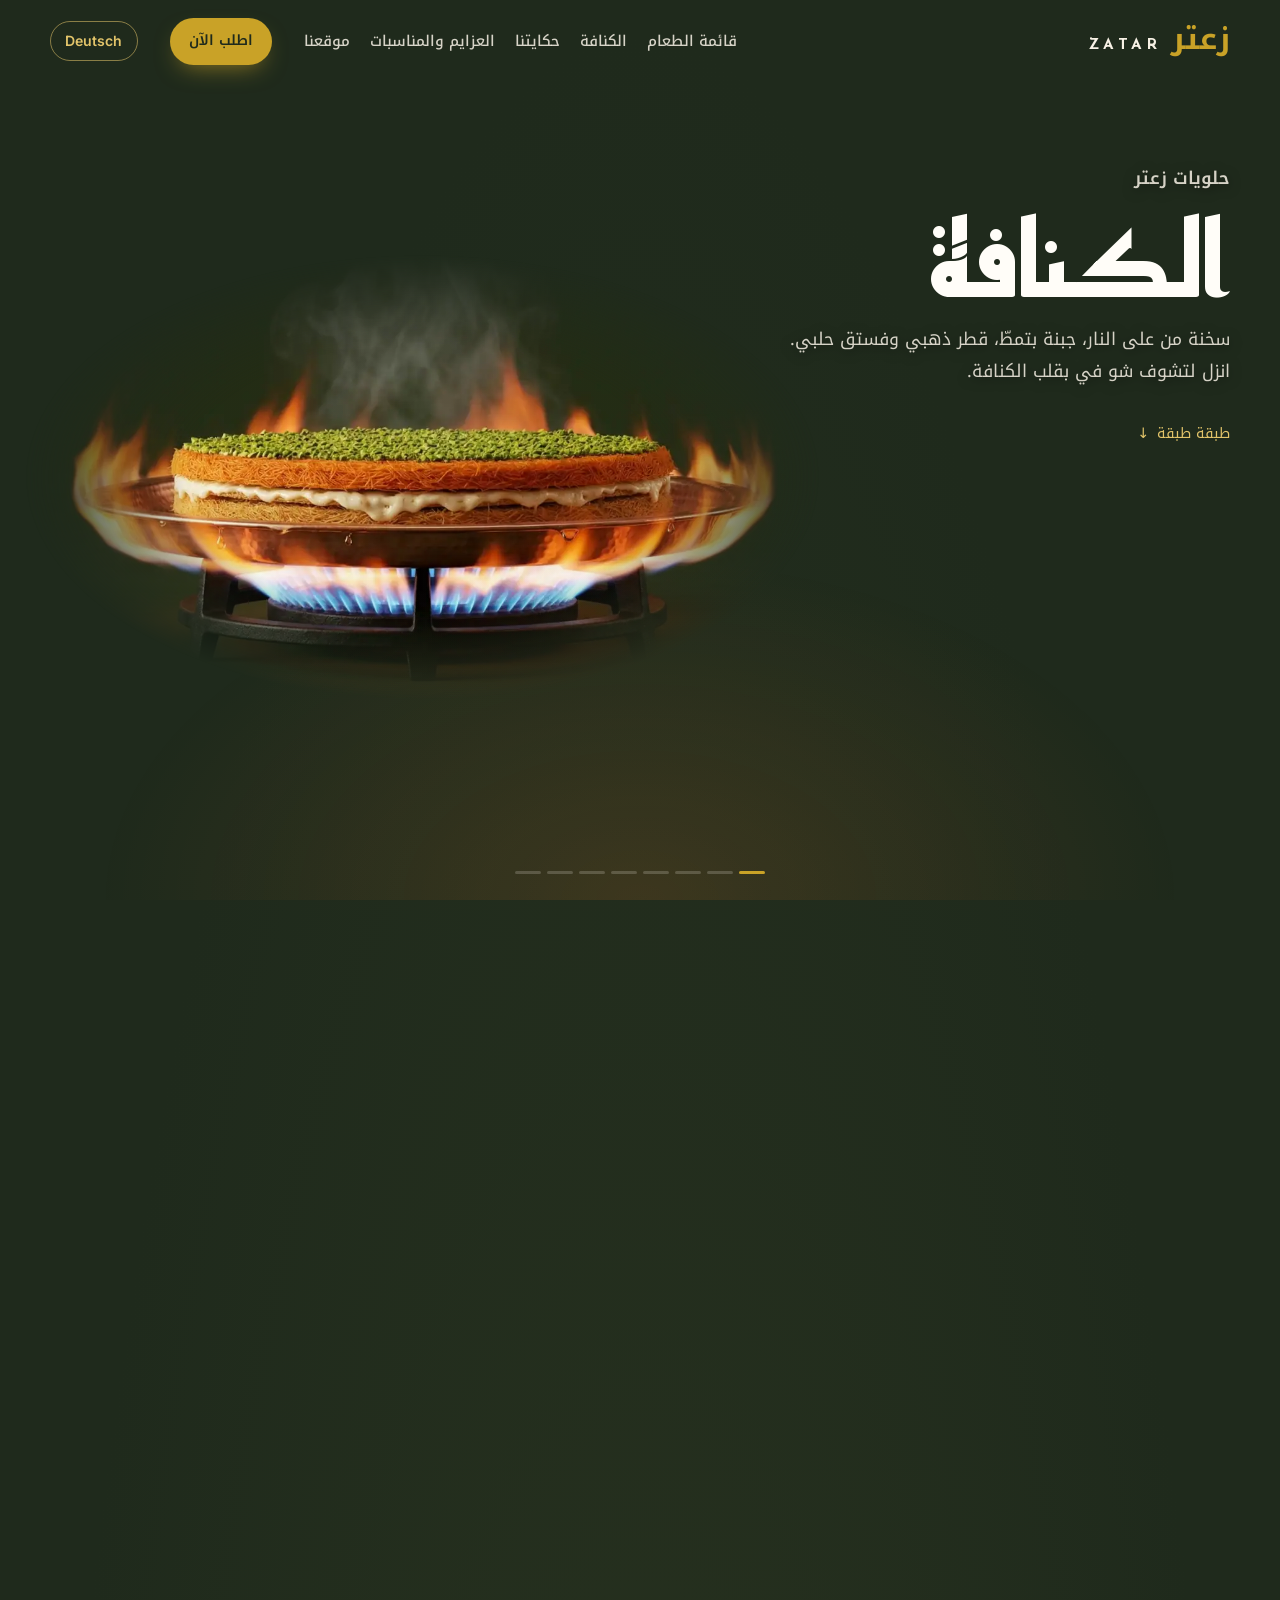
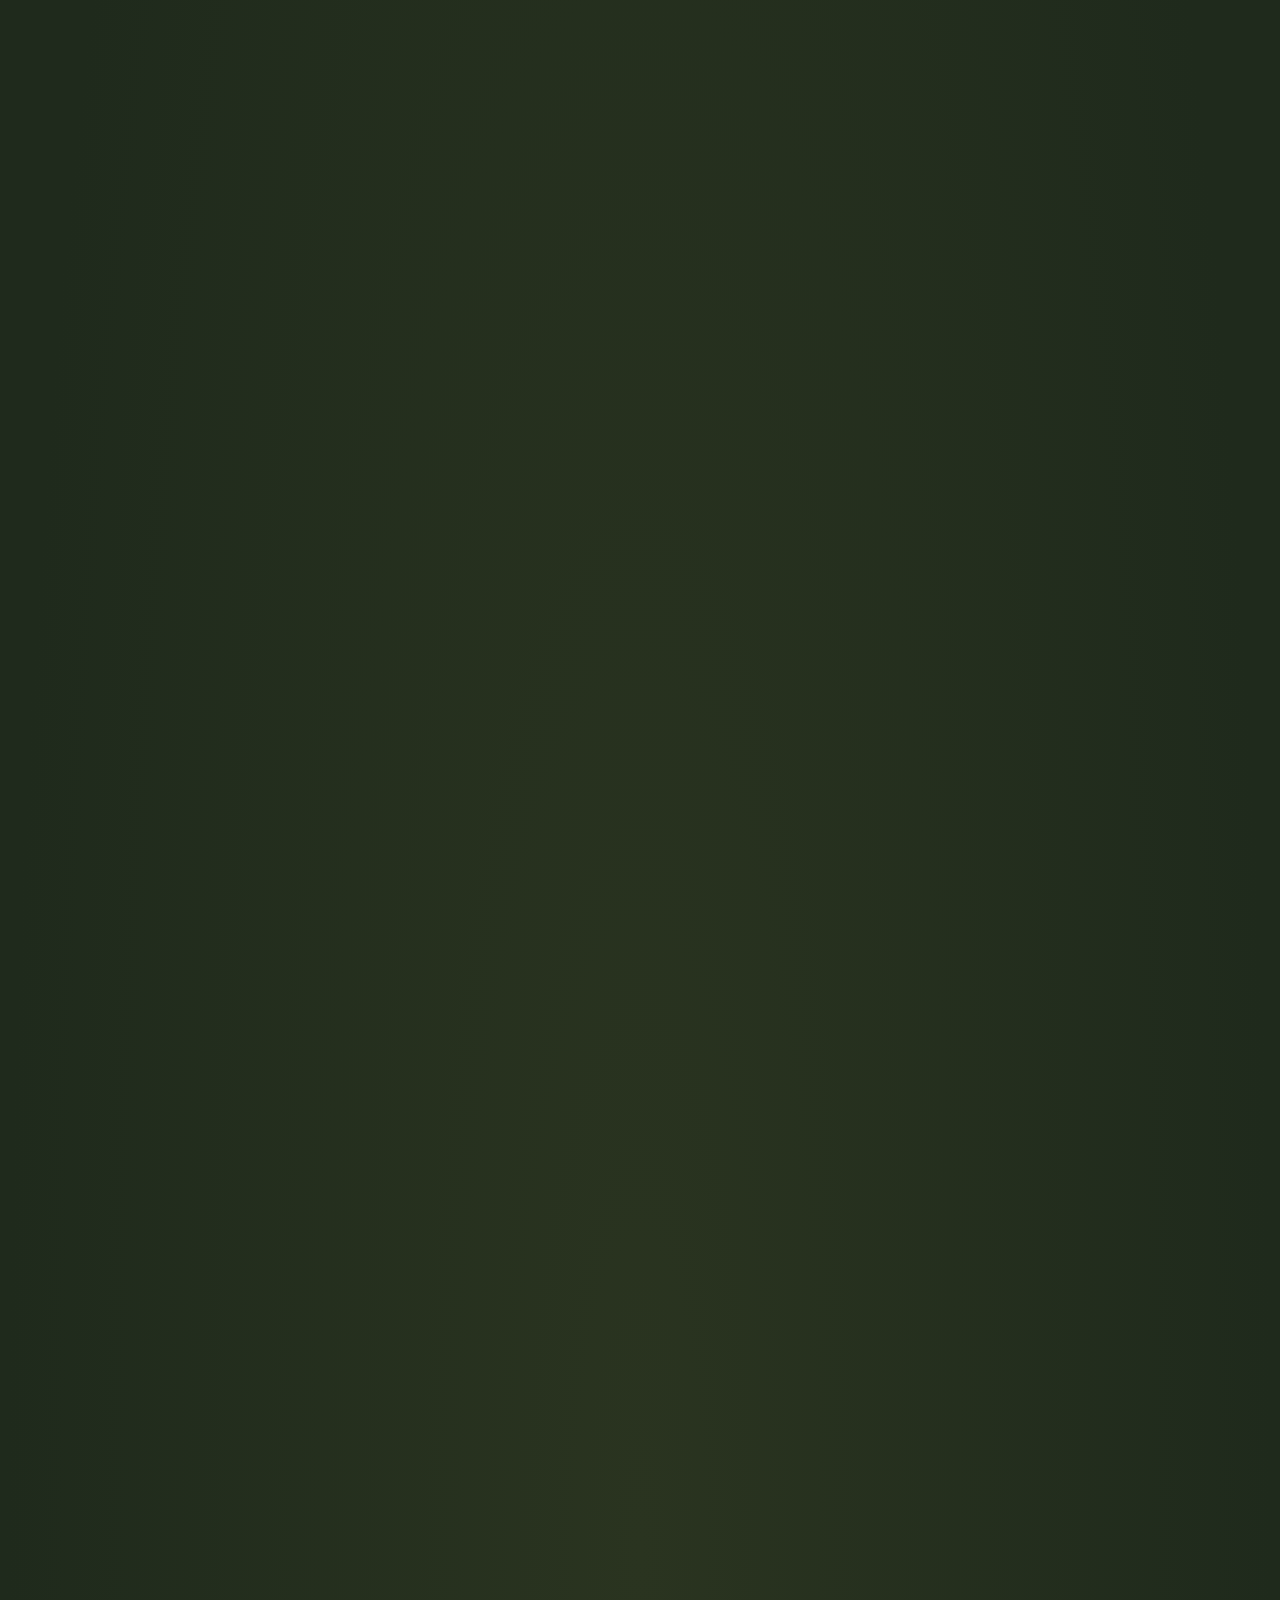
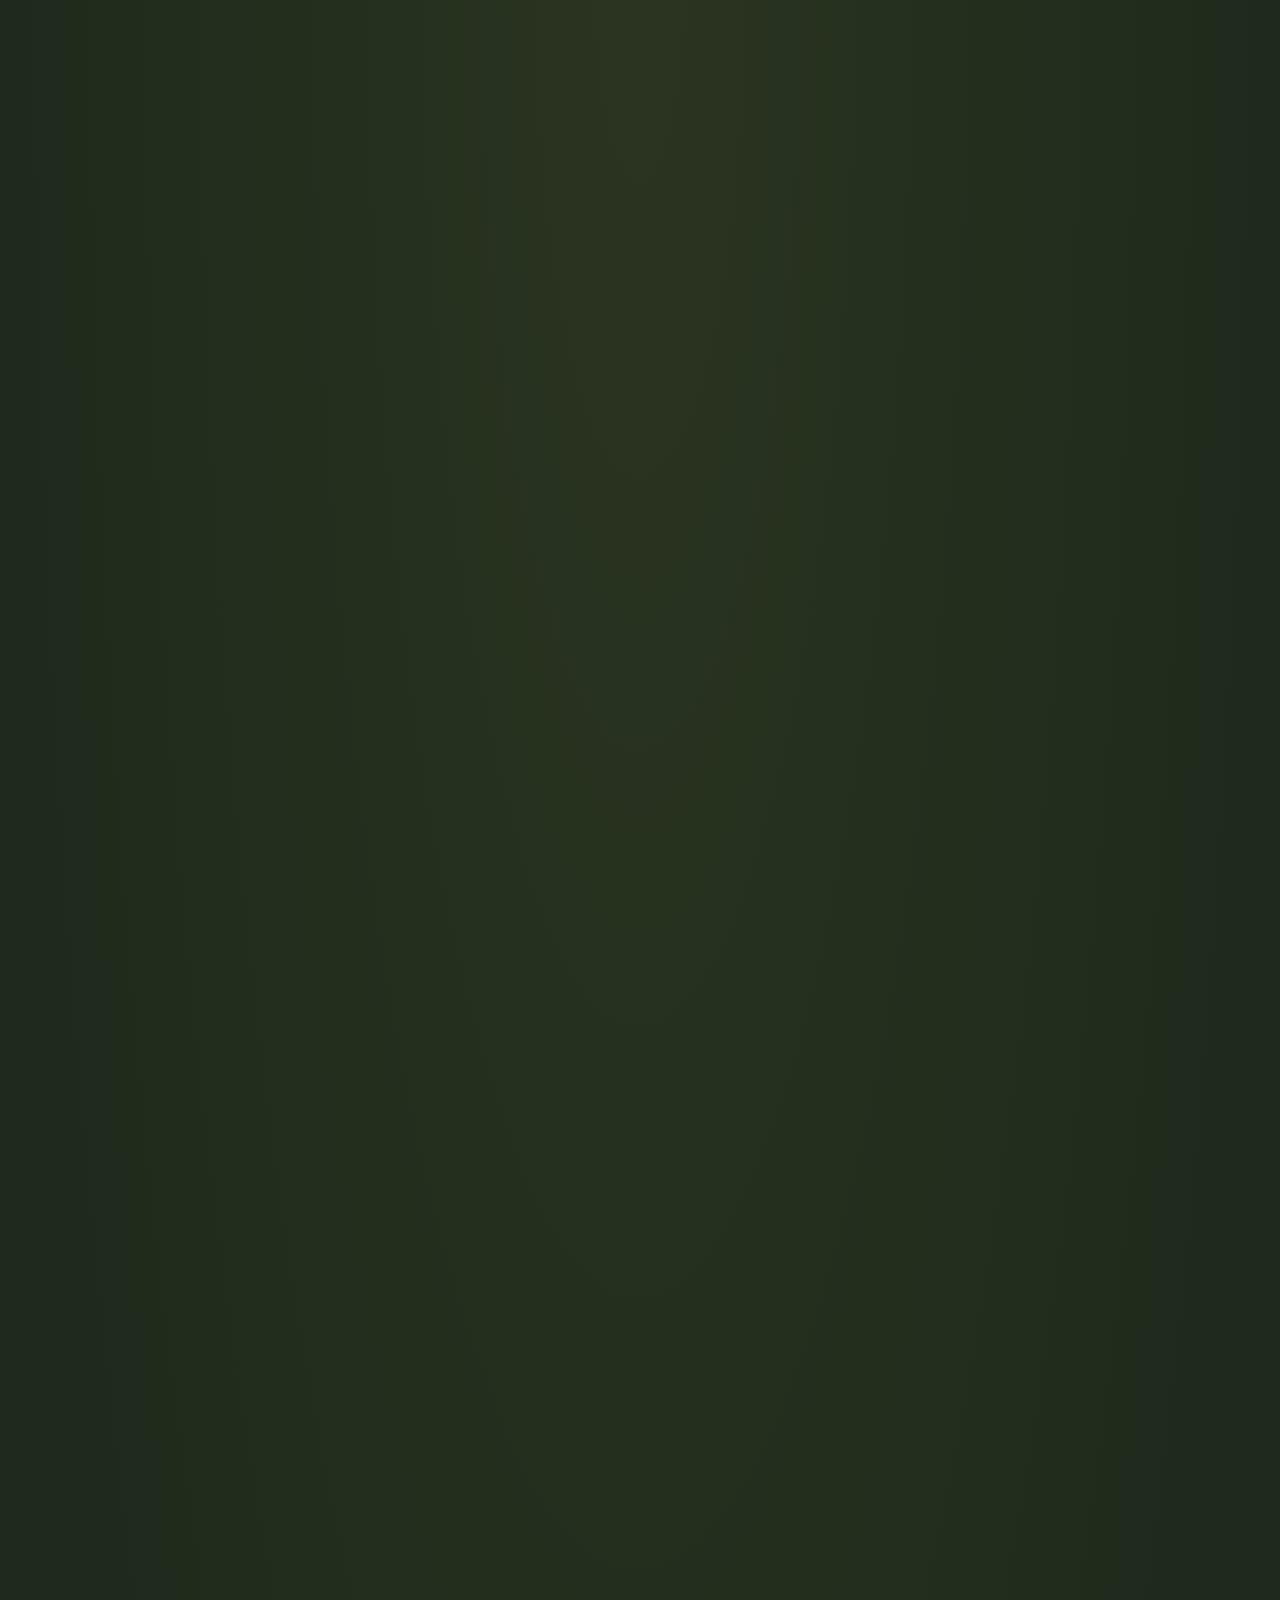
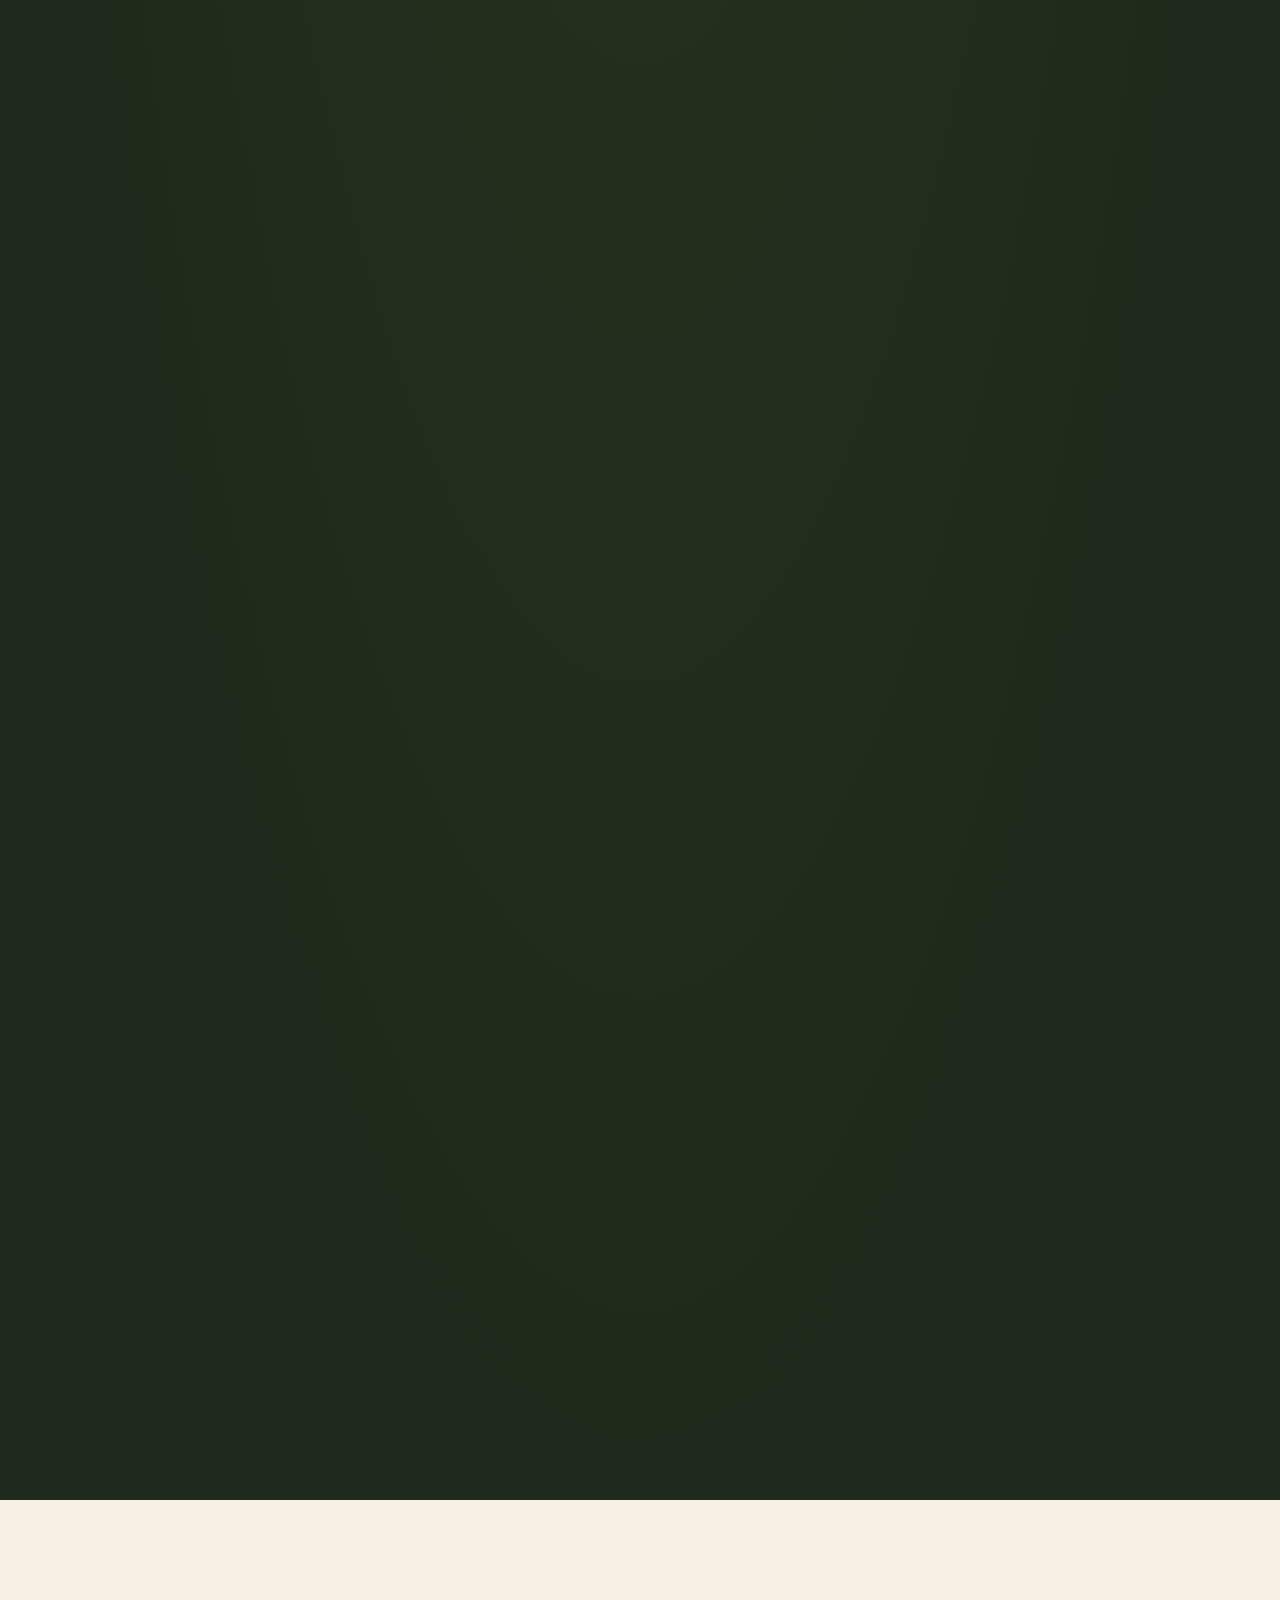
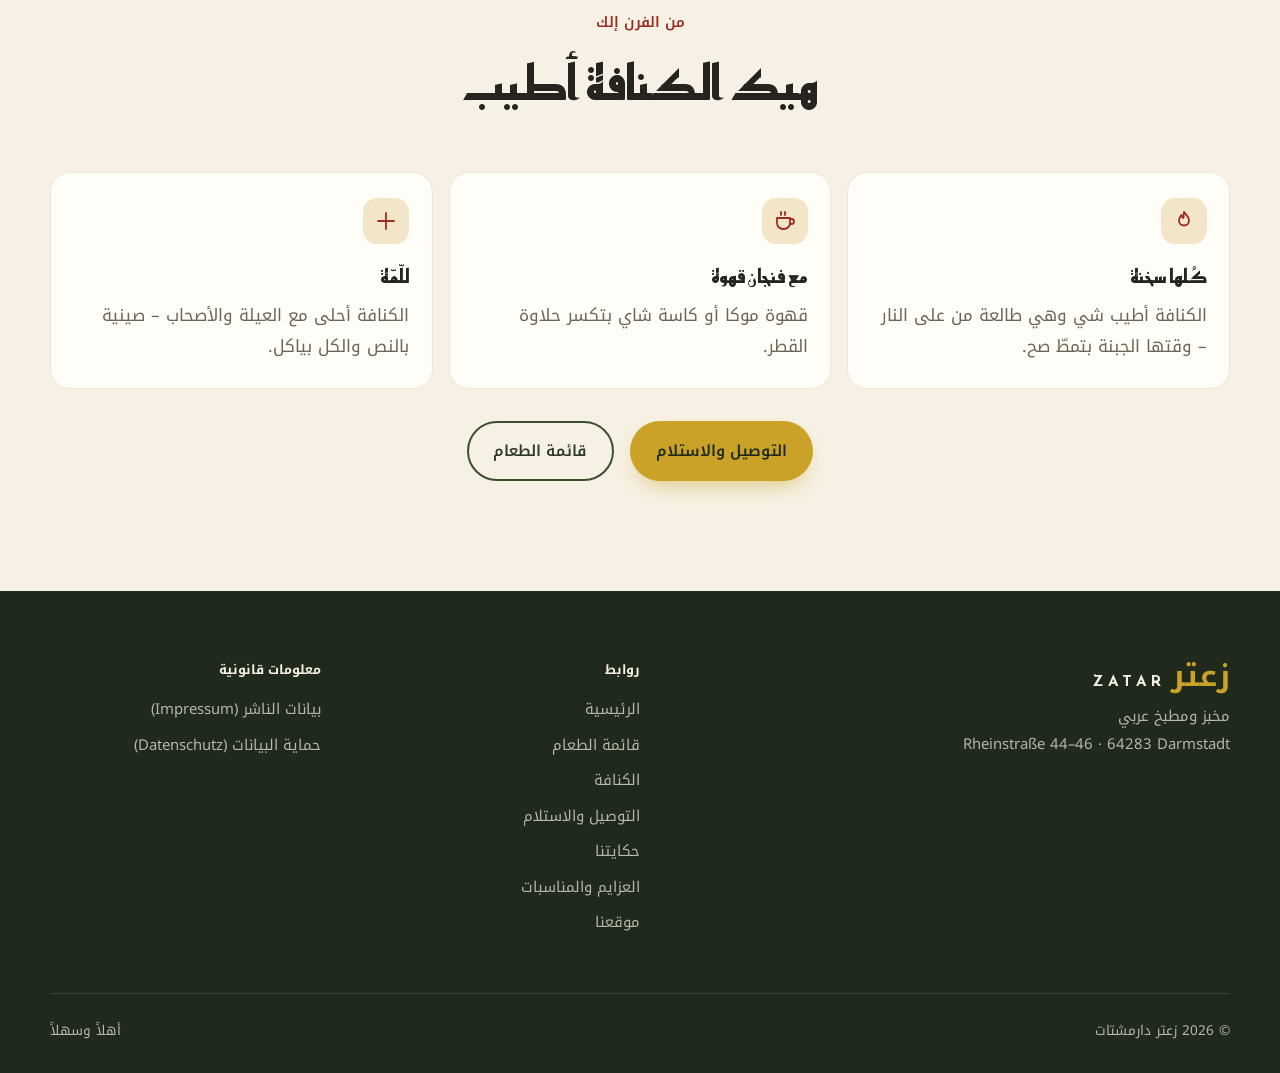
<file: ar/kunefe.html>
<!DOCTYPE html>
<html lang="ar" dir="rtl">
<head>
  <meta charset="UTF-8">
  <meta name="viewport" content="width=device-width, initial-scale=1.0">
  <title>كنافة في دارمشتات – سخنة من على النار | زعتر</title>
  <meta name="description" content="كنافة زعتر في دارمشتات: سخنة من على النار، جبنة بتمطّ، قطر ذهبي وفستق حلبي – طبقة طبقة.">
  <link rel="canonical" href="https://zatar-restaurant.de/ar/kunefe">
  <link rel="alternate" hreflang="de" href="https://zatar-restaurant.de/kunefe">
  <link rel="alternate" hreflang="ar" href="https://zatar-restaurant.de/ar/kunefe">
  <link rel="alternate" hreflang="x-default" href="https://zatar-restaurant.de/kunefe">
  <meta name="theme-color" content="#1f2a1c">
  <!-- TESTVERSION: vor dem offiziellen Livegang diese Zeile entfernen -->
  <meta name="robots" content="noindex, nofollow">
  <link rel="icon" href="../images/favicon.svg" type="image/svg+xml">
  <link rel="stylesheet" href="../css/fonts.css">
  <link rel="stylesheet" href="../css/style.css">
  <link rel="stylesheet" href="../css/kunefe.css">
  <link rel="stylesheet" href="../css/rtl.css">
  <script>
    /* Scroll-Bühne sofort vorbereiten, damit die Karten nicht kurz als Liste aufblitzen */
    document.documentElement.classList.add("kn-3d");
  </script>
  <link rel="preload" as="image" href="../images/kunefe/d/000.webp" media="(min-width: 861px)">
  <link rel="preload" as="image" href="../images/kunefe/m/000.webp" media="(max-width: 860px)">
</head>
<body class="page-kn">

  <!-- ============ NAVIGATION ============ -->
  <header class="nav is-scrolled" id="top">
    <div class="container nav__inner">
      <a href="index.html" class="brand" aria-label="زعتر – الصفحة الرئيسية">
        <span class="brand__ar">زعتر</span>
        <span class="brand__lat" lang="de">ZATAR</span>
      </a>
      <nav class="nav__links" aria-label="القائمة الرئيسية">
        <a href="speisekarte.html">قائمة الطعام</a>
        <a href="kunefe.html" aria-current="page">الكنافة</a>
        <a href="index.html#bestellen" class="nav__link--order">التوصيل والاستلام</a>
        <a href="index.html#geschichte">حكايتنا</a>
        <a href="index.html#catering">العزايم والمناسبات</a>
        <a href="index.html#besuch">موقعنا</a>
      </nav>
      <a href="index.html#bestellen" class="btn btn--sm btn--gold nav__cta">اطلب الآن</a>
      <a href="../kunefe.html" class="lang-switch" data-lang="de" hreflang="de" lang="de" aria-label="Deutsche Version – النسخة الألمانية">Deutsch</a>
      <button class="nav__toggle" aria-label="فتح القائمة" aria-expanded="false">
        <span></span><span></span><span></span>
      </button>
    </div>
  </header>

  <main>
    <!-- ============ الكنافة ثلاثية الأبعاد: طبقة طبقة ============ -->
    <section class="kn" aria-label="الكنافة طبقة طبقة">
      <div class="kn__sticky">
        <div class="kn__stage"></div>
        <div class="kn__glow" aria-hidden="true"></div>
        <div class="kn__loader" aria-hidden="true"><span></span></div>
        <svg class="kn__line" aria-hidden="true"><path d=""/><circle cx="0" cy="0" r="5"/></svg>

        <div class="kn__intro">
          <p class="eyebrow eyebrow--light">حلويات زعتر</p>
          <h1>الكنافة</h1>
          <p>سخنة من على النار، جبنة بتمطّ، قطر ذهبي وفستق حلبي. انزل لتشوف شو في بقلب الكنافة.</p>
          <span class="kn__hint">طبقة طبقة</span>
        </div>

        <div class="kn__cards">
          <article class="kn__card kn__card--intro" aria-hidden="true"></article>
          <article class="kn__card">
            <span class="kn__num">01</span>
            <h2>الصينية النحاس</h2>
            <p>الكنافة بتنخبز بصينية نحاس رقيقة فوق النار مباشرة. النحاس بيوزّع الحرارة بالتساوي، فبيطلع الوجه التحتاني ذهبي ومقرمش.</p>
          </article>
          <article class="kn__card">
            <span class="kn__num">02</span>
            <h2>عجينة الكنافة</h2>
            <p>شعيرات عجين ناعمة، مخلوطة بالسمنة ومكبوسة منيح بالصينية.</p>
          </article>
          <article class="kn__card">
            <span class="kn__num">03</span>
            <h2>الجبنة</h2>
            <p>جبنة بيضا طرية – قلب الكنافة. مع الحرارة بتدوب وبتمطّ.</p>
          </article>
          <article class="kn__card">
            <span class="kn__num">04</span>
            <h2>الوجه</h2>
            <p>طبقة تانية من العجينة بتسكّر على الجبنة، وبتصير بالفرن ذهبية ومقرمشة.</p>
          </article>
          <article class="kn__card">
            <span class="kn__num">05</span>
            <h2>القطر</h2>
            <p>أول ما تطلع من على النار، بنسكب عليها القطر السخن، فبيشربه العجين وبتصير طرية ولمّاعة.</p>
          </article>
          <article class="kn__card">
            <span class="kn__num">06</span>
            <h2>الفستق الحلبي</h2>
            <p>آخر شي فستق حلبي مطحون – للّون والطعمة والقرمشة.</p>
          </article>
          <article class="kn__card">
            <span class="kn__num">07</span>
            <h2>قطعة كنافة؟</h2>
            <p>سخنة، مقرمشة من برّا، والجبنة بتمطّ من جوّا. كُلها وهي سخنة… صحتين!</p>
            <a href="index.html#bestellen" class="btn btn--gold">التوصيل والاستلام</a>
          </article>
        </div>

        <div class="kn__progress" aria-hidden="true"><span></span><span></span><span></span><span></span><span></span><span></span><span></span><span></span></div>
      </div>
    </section>

    <!-- ============ أطيب طريقة لتاكلها ============ -->
    <section class="section kn-info">
      <div class="container">
        <header class="section__head reveal">
          <p class="eyebrow">من الفرن إلك</p>
          <h2 class="split">هيك الكنافة أطيب</h2>
        </header>
        <div class="kn-tips">
          <div class="kn-tip reveal">
            <div class="kn-tip__icon"><svg viewBox="0 0 24 24"><path d="M12 3c2 3 5 4.5 5 8.5A5 5 0 0 1 7 11.5C7 9 8.5 7.5 9.5 6c.3 1.8 1.2 2.7 2 3 .2-2.2.2-4.2.5-6Z"/></svg></div>
            <strong>كُلها سخنة</strong>
            <p>الكنافة أطيب شي وهي طالعة من على النار – وقتها الجبنة بتمطّ صح.</p>
          </div>
          <div class="kn-tip reveal">
            <div class="kn-tip__icon"><svg viewBox="0 0 24 24"><path d="M4 9h13v5a6 6 0 0 1-6 6h-1a6 6 0 0 1-6-6V9Zm13 1h1.5a2.5 2.5 0 0 1 0 5H17M8 3v3m4-3v3"/></svg></div>
            <strong>مع فنجان قهوة</strong>
            <p>قهوة موكا أو كاسة شاي بتكسر حلاوة القطر.</p>
          </div>
          <div class="kn-tip reveal">
            <div class="kn-tip__icon"><svg viewBox="0 0 24 24"><path d="M4 12h16M12 4v16"/></svg></div>
            <strong>للّمّة</strong>
            <p>الكنافة أحلى مع العيلة والأصحاب – صينية بالنص والكل بياكل.</p>
          </div>
        </div>
        <div class="kn-cta reveal">
          <a href="index.html#bestellen" class="btn btn--gold">التوصيل والاستلام</a>
          <a href="speisekarte.html" class="btn btn--outline">قائمة الطعام</a>
        </div>
      </div>
    </section>
  </main>

  <!-- ============ شريط سريع (للموبايل) ============ -->
  <nav class="action-bar" aria-label="وصول سريع">
    <a href="tel:+4961519679790">
      <svg viewBox="0 0 24 24"><path d="M5 4h4l2 5-2.5 1.5a11 11 0 0 0 5 5L15 13l5 2v4a2 2 0 0 1-2 2A16 16 0 0 1 3 6a2 2 0 0 1 2-2"/></svg>
      اتصل
    </a>
    <a href="https://www.google.com/maps/dir/?api=1&destination=Zatar+Rheinstra%C3%9Fe+44+64283+Darmstadt" target="_blank" rel="noopener">
      <svg viewBox="0 0 24 24"><path d="M12 21s-7-6.2-7-11.5A7 7 0 0 1 19 9.5C19 14.8 12 21 12 21Z"/><circle cx="12" cy="9.5" r="2.5"/></svg>
      موقعنا
    </a>
    <a href="index.html#bestellen" class="is-primary">
      <svg viewBox="0 0 24 24"><path d="M6 7h12l-1 13H7L6 7Zm3 0V5a3 3 0 0 1 6 0v2"/></svg>
      اطلب
    </a>
  </nav>

  <!-- ============ FOOTER ============ -->
  <footer class="footer">
    <div class="container footer__grid">
      <div>
        <a href="index.html" class="brand brand--footer">
          <span class="brand__ar">زعتر</span>
          <span class="brand__lat" lang="de">ZATAR</span>
        </a>
        <p>مخبز ومطبخ عربي<br><span class="ltr">Rheinstraße 44–46 · 64283 Darmstadt</span></p>
      </div>
      <div>
        <h3>روابط</h3>
        <a href="index.html">الرئيسية</a>
        <a href="speisekarte.html">قائمة الطعام</a>
        <a href="kunefe.html">الكنافة</a>
        <a href="index.html#bestellen">التوصيل والاستلام</a>
        <a href="index.html#geschichte">حكايتنا</a>
        <a href="index.html#catering">العزايم والمناسبات</a>
        <a href="index.html#besuch">موقعنا</a>
      </div>
      <div>
        <h3>معلومات قانونية</h3>
        <a href="../impressum.html" hreflang="de">بيانات الناشر (Impressum)</a>
        <a href="../datenschutz.html" hreflang="de">حماية البيانات (Datenschutz)</a>
      </div>
    </div>
    <div class="container footer__bottom">
      <span>© <span id="year"></span> زعتر دارمشتات</span>
      <span>أهلاً وسهلاً</span>
    </div>
  </footer>

  <script src="../js/vendor/gsap.min.js"></script>
  <script src="../js/vendor/ScrollTrigger.min.js"></script>
  <script src="../js/vendor/lenis.min.js"></script>
  <script src="../js/main.js"></script>
  <script src="../js/kunefe.js"></script>
</body>
</html>
</file>
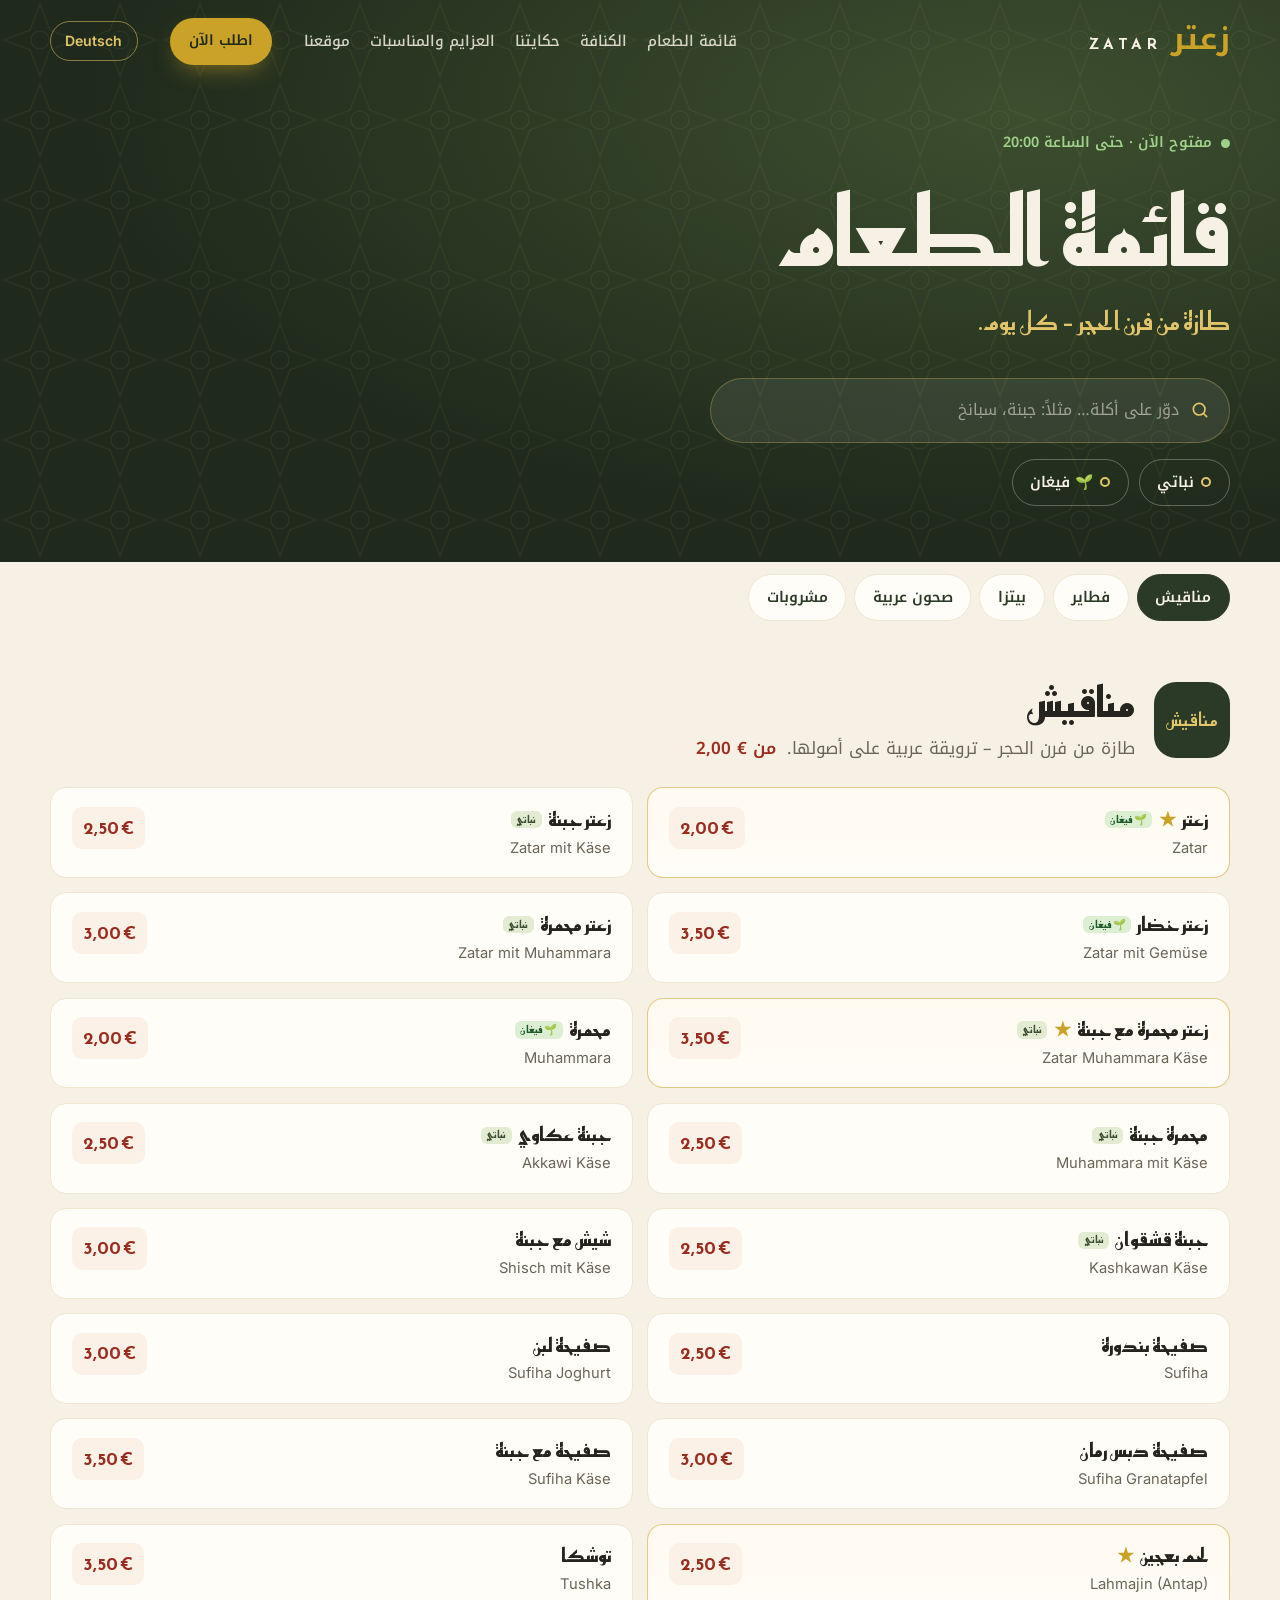
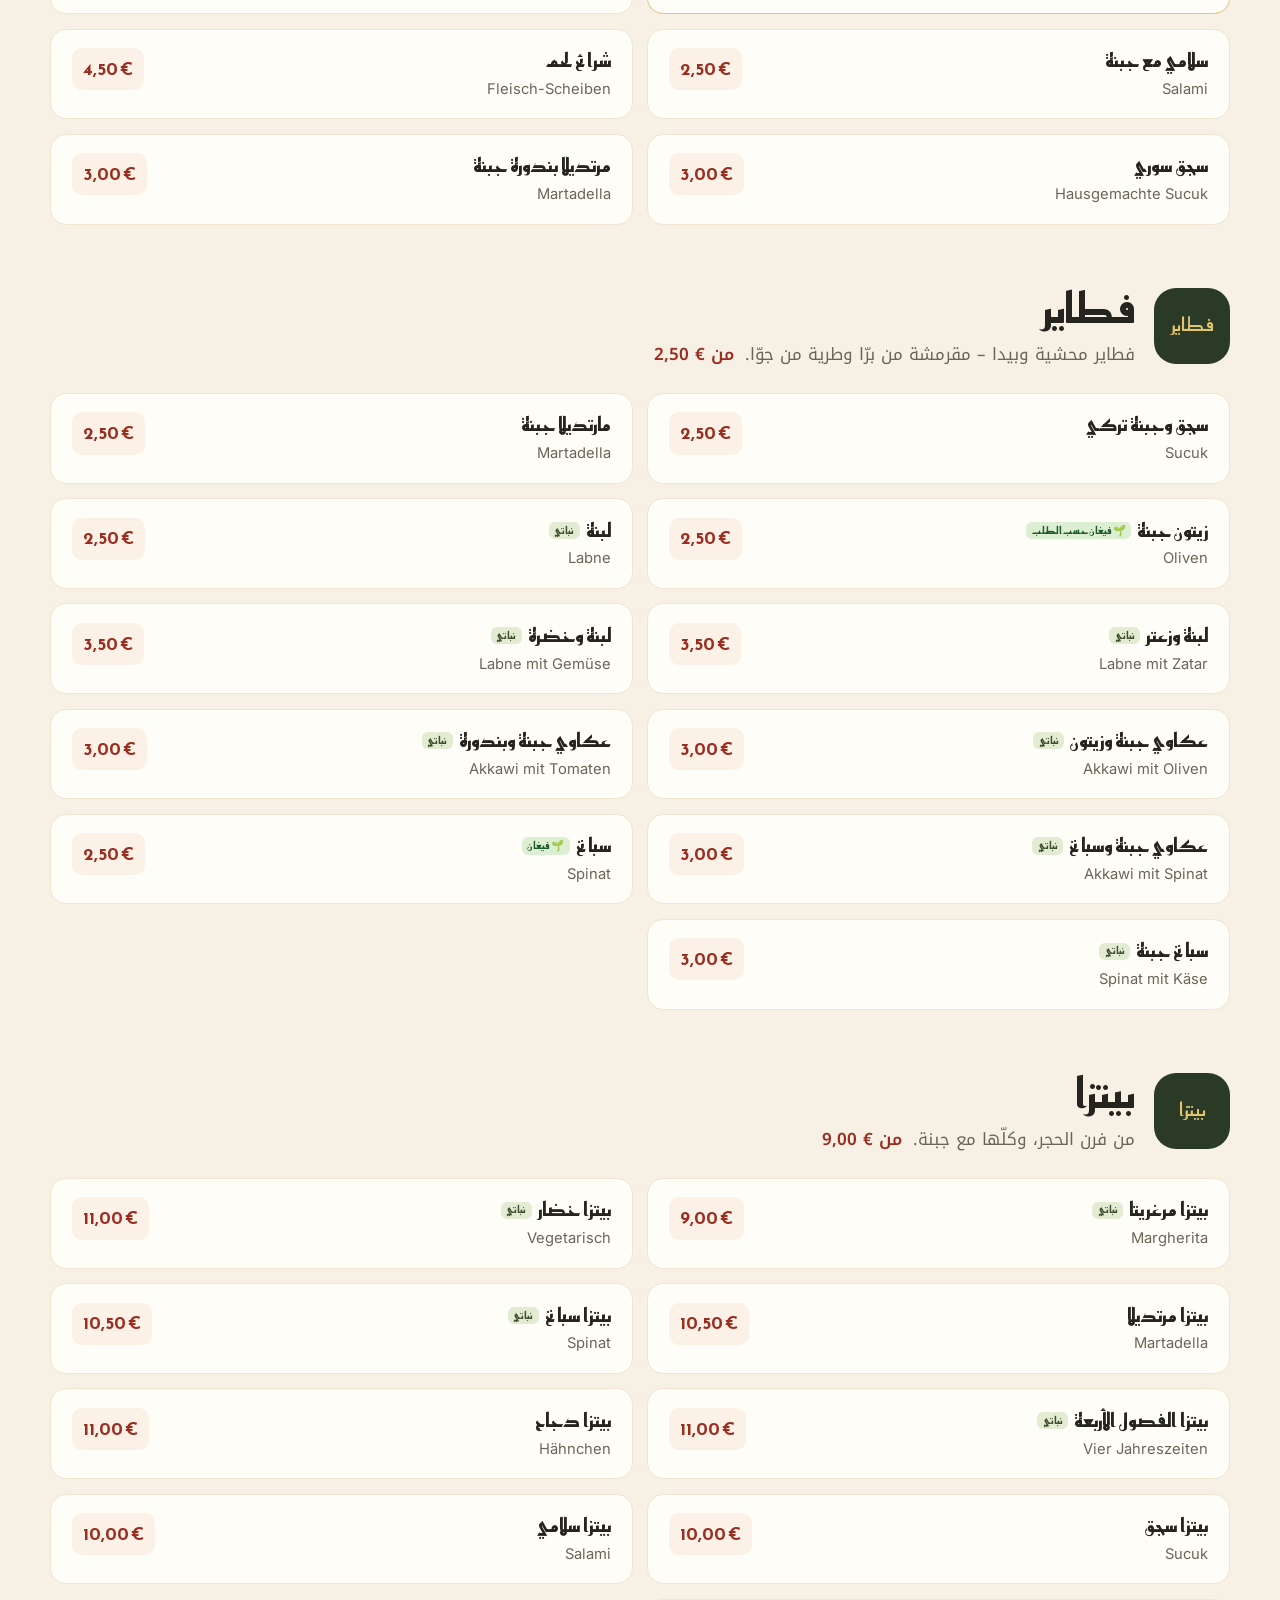
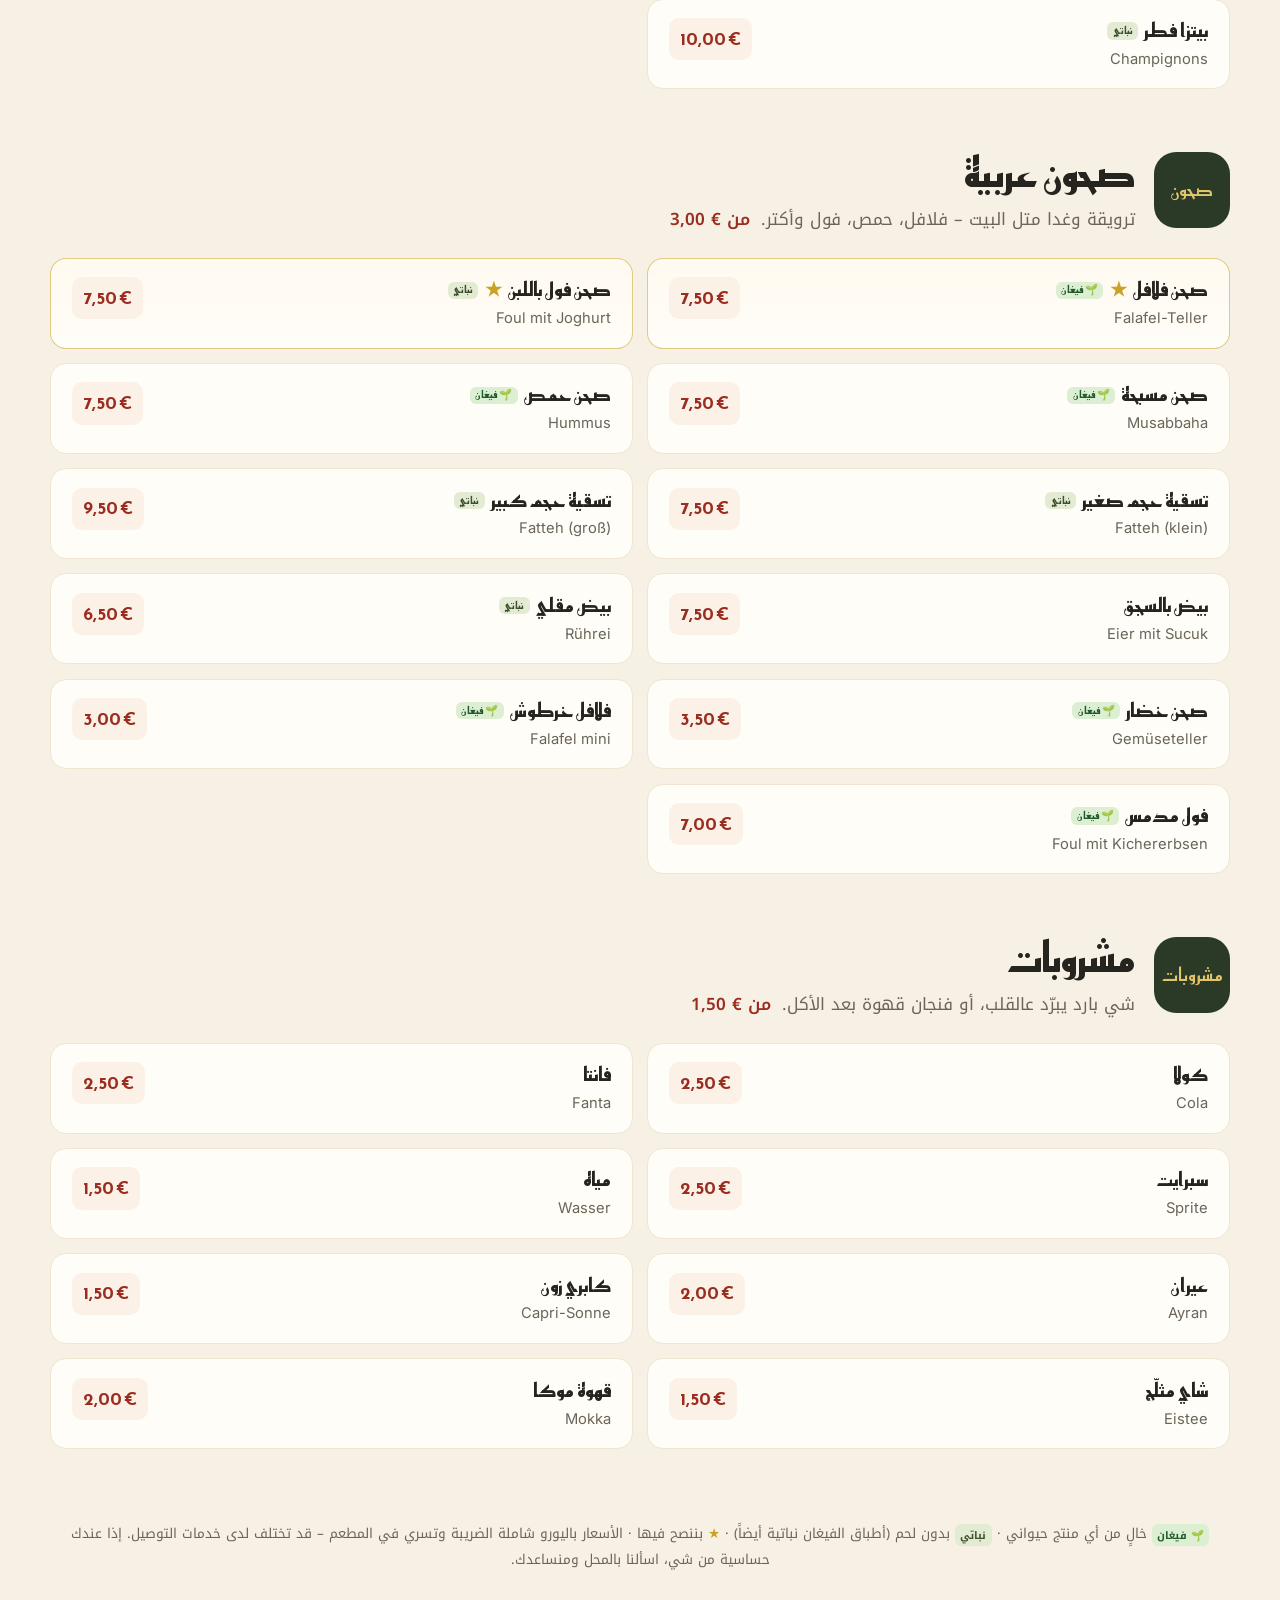
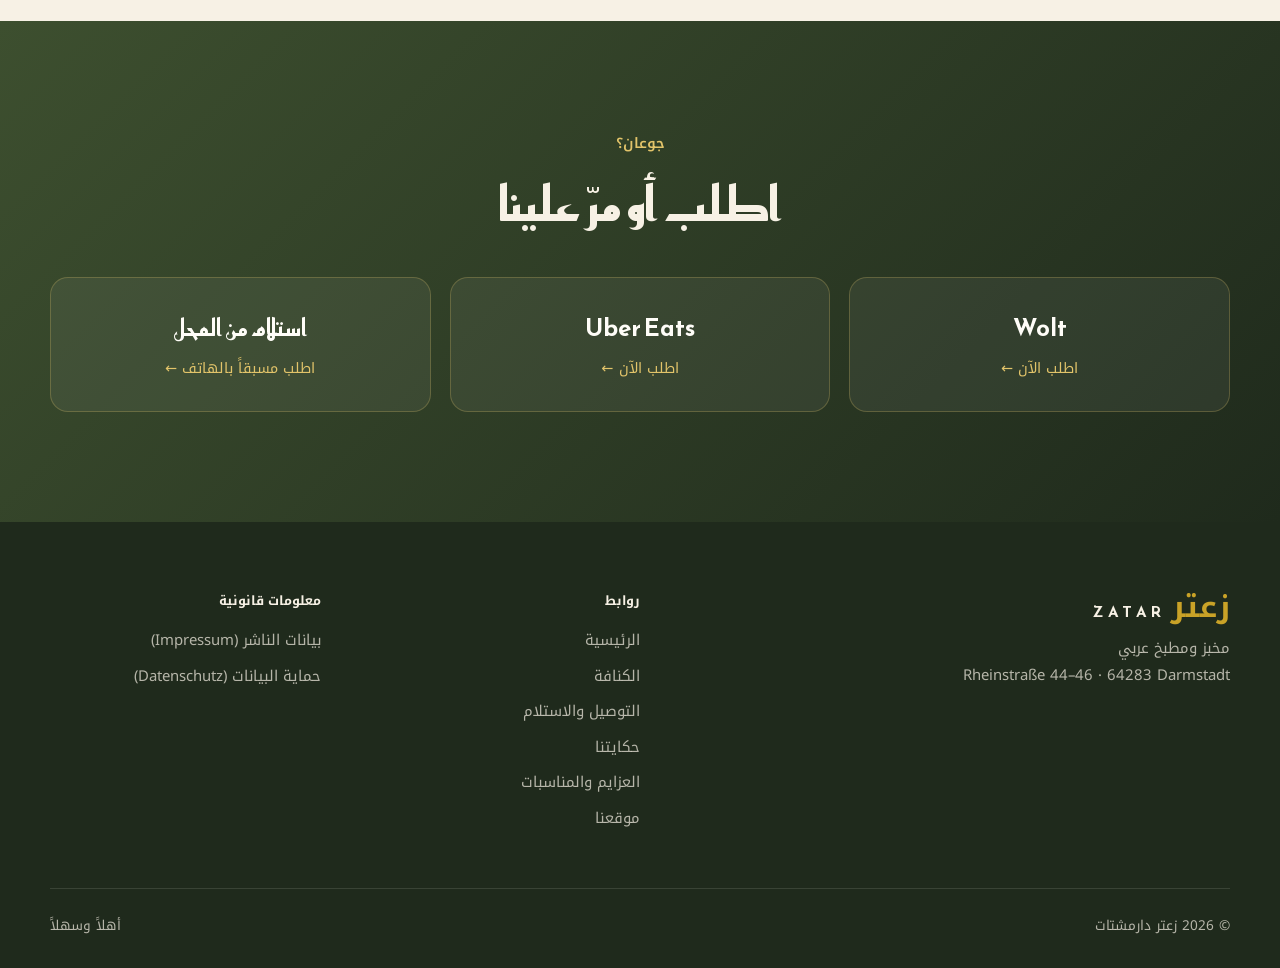
<file: ar/speisekarte.html>
<!DOCTYPE html>
<html lang="ar" dir="rtl">
<head>
  <meta charset="UTF-8">
  <meta name="viewport" content="width=device-width, initial-scale=1.0">
  <title>قائمة الطعام – مناقيش وفطاير وفلافل | زعتر دارمشتات</title>
  <meta name="description" content="قائمة طعام زعتر في دارمشتات: مناقيش من 2 €، فطاير، بيتزا، فلافل، حمص، فول ومشروبات – طازة من فرن الحجر، مع الأسعار.">
  <link rel="canonical" href="https://zatar-restaurant.de/ar/speisekarte">
  <link rel="alternate" hreflang="de" href="https://zatar-restaurant.de/speisekarte">
  <link rel="alternate" hreflang="ar" href="https://zatar-restaurant.de/ar/speisekarte">
  <link rel="alternate" hreflang="x-default" href="https://zatar-restaurant.de/speisekarte">
  <meta name="theme-color" content="#1f2a1c">
  <!-- TESTVERSION: vor dem offiziellen Livegang diese Zeile entfernen -->
  <meta name="robots" content="noindex, nofollow">
  <link rel="icon" href="../images/favicon.svg" type="image/svg+xml">
  <link rel="stylesheet" href="../css/fonts.css">
  <link rel="stylesheet" href="../css/style.css">
  <link rel="stylesheet" href="../css/speisekarte.css">
  <link rel="stylesheet" href="../css/rtl.css">
</head>
<body class="page-menu">

  <!-- ============ NAVIGATION ============ -->
  <header class="nav is-scrolled" id="top">
    <div class="container nav__inner">
      <a href="index.html" class="brand" aria-label="زعتر – الصفحة الرئيسية">
        <span class="brand__ar">زعتر</span>
        <span class="brand__lat" lang="de">ZATAR</span>
      </a>
      <nav class="nav__links" aria-label="القائمة الرئيسية">
        <a href="speisekarte.html" aria-current="page">قائمة الطعام</a>
        <a href="kunefe.html">الكنافة</a>
        <a href="index.html#bestellen" class="nav__link--order">التوصيل والاستلام</a>
        <a href="index.html#geschichte">حكايتنا</a>
        <a href="index.html#catering">العزايم والمناسبات</a>
        <a href="index.html#besuch">موقعنا</a>
      </nav>
      <a href="index.html#bestellen" class="btn btn--sm btn--gold nav__cta">اطلب الآن</a>
      <a href="../speisekarte.html" class="lang-switch" data-lang="de" hreflang="de" lang="de" aria-label="Deutsche Version – النسخة الألمانية">Deutsch</a>
      <button class="nav__toggle" aria-label="فتح القائمة" aria-expanded="false">
        <span></span><span></span><span></span>
      </button>
    </div>
  </header>

  <main>
    <!-- ============ الرأس ============ -->
    <section class="page-hero">
      <div class="container">
        <p class="eyebrow eyebrow--light"><span class="status" id="openStatus">دارمشتات · Rheinstraße 44–46</span></p>
        <h1>قائمة الطعام</h1>
        <p class="page-hero__sub">طازة من فرن الحجر – كل يوم.</p>
        <label class="search">
          <svg viewBox="0 0 24 24" aria-hidden="true"><circle cx="11" cy="11" r="7"/><path d="m20 20-3.5-3.5"/></svg>
          <input type="search" id="menuSearch" placeholder="دوّر على أكلة… مثلاً: جبنة، سبانخ" autocomplete="off" aria-label="ابحث في قائمة الطعام">
        </label>
        <div class="diet-filter" role="group" aria-label="النظام الغذائي">
          <button class="chip chip--toggle" data-diet="veg" type="button" aria-pressed="false">
            <span class="chip__dot"></span> نباتي
          </button>
          <button class="chip chip--toggle chip--vegan" data-diet="vegan" type="button" aria-pressed="false">
            <span class="chip__dot"></span> 🌱 فيغان
          </button>
        </div>
      </div>
    </section>

    <!-- ============ الأقسام (تبقى في الأعلى) ============ -->
    <div class="chips" id="chips">
      <div class="container chips__inner">
        <nav class="chips__list" id="chipList" aria-label="الأقسام"></nav>
      </div>
    </div>

    <!-- ============ الأطباق (aus js/menu.js) ============ -->
    <div class="container"><p class="menu-count" id="menuCount" aria-live="polite" hidden></p></div>
    <div class="container menu-page" id="menuPage"></div>

    <div class="container">
      <p class="menu-empty" id="menuEmpty" hidden>ما لقينا شي… جرّب كلمة تانية.</p>
      <p class="menu__note">
        <span class="menu__badge menu__badge--vegan">🌱 فيغان</span> خالٍ من أي منتج حيواني ·
        <span class="menu__badge">نباتي</span> بدون لحم (أطباق الفيغان نباتية أيضاً) ·
        <span class="menu__star">★</span> بننصح فيها ·
        الأسعار باليورو شاملة الضريبة وتسري في المطعم – قد تختلف لدى خدمات التوصيل. إذا عندك حساسية من شي، اسألنا بالمحل ومنساعدك.
      </p>
    </div>

    <!-- ============ اطلب ============ -->
    <section class="section section--olive">
      <div class="container order">
        <p class="eyebrow eyebrow--light">جوعان؟</p>
        <h2>اطلب أو مرّ علينا</h2>
        <div class="order__buttons">
          <a class="order__btn" href="https://wolt.com/de/deu/darmstadt/restaurant/zatar-arabische-kchedarmstadt" target="_blank" rel="noopener">
            <strong>Wolt</strong><span>اطلب الآن ←</span>
          </a>
          <a class="order__btn" href="https://www.ubereats.com/de/store/zatar-arabische-kuche/ykQxKYyoU3-AmatqnmtpwA" target="_blank" rel="noopener">
            <strong>Uber Eats</strong><span>اطلب الآن ←</span>
          </a>
          <a class="order__btn" href="tel:+4961519679790">
            <strong>استلام من المحل</strong><span>اطلب مسبقاً بالهاتف ←</span>
          </a>
        </div>
      </div>
    </section>
  </main>

  <!-- ============ شريط سريع (للموبايل) ============ -->
  <nav class="action-bar" aria-label="وصول سريع">
    <a href="tel:+4961519679790">
      <svg viewBox="0 0 24 24"><path d="M5 4h4l2 5-2.5 1.5a11 11 0 0 0 5 5L15 13l5 2v4a2 2 0 0 1-2 2A16 16 0 0 1 3 6a2 2 0 0 1 2-2"/></svg>
      اتصل
    </a>
    <a href="https://www.google.com/maps/dir/?api=1&destination=Zatar+Rheinstra%C3%9Fe+46+64283+Darmstadt" target="_blank" rel="noopener">
      <svg viewBox="0 0 24 24"><path d="M12 21s-7-6.2-7-11.5A7 7 0 0 1 19 9.5C19 14.8 12 21 12 21Z"/><circle cx="12" cy="9.5" r="2.5"/></svg>
      موقعنا
    </a>
    <a href="index.html#bestellen" class="is-primary">
      <svg viewBox="0 0 24 24"><path d="M6 7h12l-1 13H7L6 7Zm3 0V5a3 3 0 0 1 6 0v2"/></svg>
      اطلب
    </a>
  </nav>

  <!-- ============ FOOTER ============ -->
  <footer class="footer">
    <div class="container footer__grid">
      <div>
        <a href="index.html" class="brand brand--footer">
          <span class="brand__ar">زعتر</span>
          <span class="brand__lat" lang="de">ZATAR</span>
        </a>
        <p>مخبز ومطبخ عربي<br><span class="ltr">Rheinstraße 44–46 · 64283 Darmstadt</span></p>
      </div>
      <div>
        <h3>روابط</h3>
        <a href="index.html">الرئيسية</a>
        <a href="kunefe.html">الكنافة</a>
        <a href="index.html#bestellen">التوصيل والاستلام</a>
        <a href="index.html#geschichte">حكايتنا</a>
        <a href="index.html#catering">العزايم والمناسبات</a>
        <a href="index.html#besuch">موقعنا</a>
      </div>
      <div>
        <h3>معلومات قانونية</h3>
        <a href="../impressum.html" hreflang="de">بيانات الناشر (Impressum)</a>
        <a href="../datenschutz.html" hreflang="de">حماية البيانات (Datenschutz)</a>
      </div>
    </div>
    <div class="container footer__bottom">
      <span>© <span id="year"></span> زعتر دارمشتات</span>
      <span>أهلاً وسهلاً</span>
    </div>
  </footer>

  <script src="../js/menu.js"></script>
  <script src="../js/menu-page.js"></script>
  <script src="../js/main.js"></script>
</body>
</html>
</file>
<file: css/fonts.css>
/* Schriften lokal eingebunden (DSGVO: keine Verbindung zu Google beim Seitenaufruf).
   Quelle: Google Fonts (SIL Open Font License). Nur die Zeichensätze latin, latin-ext, arabic. */
/* Fraunces – latin-ext */
@font-face {
  font-family: 'Fraunces';
  font-style: normal;
  font-weight: 400;
  font-display: swap;
  src: url(../fonts/fraunces-latin-ext-0.woff2) format('woff2');
  unicode-range: U+0100-02BA, U+02BD-02C5, U+02C7-02CC, U+02CE-02D7, U+02DD-02FF, U+0304, U+0308, U+0329, U+1D00-1DBF, U+1E00-1E9F, U+1EF2-1EFF, U+2020, U+20A0-20AB, U+20AD-20C4, U+2113, U+2C60-2C7F, U+A720-A7FF;
}
/* Fraunces – latin */
@font-face {
  font-family: 'Fraunces';
  font-style: normal;
  font-weight: 400;
  font-display: swap;
  src: url(../fonts/fraunces-latin-1.woff2) format('woff2');
  unicode-range: U+0000-00FF, U+0131, U+0152-0153, U+02BB-02BC, U+02C6, U+02DA, U+02DC, U+0304, U+0308, U+0329, U+2000-206F, U+20AC, U+2122, U+2191, U+2193, U+2212, U+2215, U+FEFF, U+FFFD;
}
/* Fraunces – latin-ext */
@font-face {
  font-family: 'Fraunces';
  font-style: normal;
  font-weight: 600;
  font-display: swap;
  src: url(../fonts/fraunces-latin-ext-0.woff2) format('woff2');
  unicode-range: U+0100-02BA, U+02BD-02C5, U+02C7-02CC, U+02CE-02D7, U+02DD-02FF, U+0304, U+0308, U+0329, U+1D00-1DBF, U+1E00-1E9F, U+1EF2-1EFF, U+2020, U+20A0-20AB, U+20AD-20C4, U+2113, U+2C60-2C7F, U+A720-A7FF;
}
/* Fraunces – latin */
@font-face {
  font-family: 'Fraunces';
  font-style: normal;
  font-weight: 600;
  font-display: swap;
  src: url(../fonts/fraunces-latin-1.woff2) format('woff2');
  unicode-range: U+0000-00FF, U+0131, U+0152-0153, U+02BB-02BC, U+02C6, U+02DA, U+02DC, U+0304, U+0308, U+0329, U+2000-206F, U+20AC, U+2122, U+2191, U+2193, U+2212, U+2215, U+FEFF, U+FFFD;
}
/* Fraunces – latin-ext */
@font-face {
  font-family: 'Fraunces';
  font-style: normal;
  font-weight: 700;
  font-display: swap;
  src: url(../fonts/fraunces-latin-ext-0.woff2) format('woff2');
  unicode-range: U+0100-02BA, U+02BD-02C5, U+02C7-02CC, U+02CE-02D7, U+02DD-02FF, U+0304, U+0308, U+0329, U+1D00-1DBF, U+1E00-1E9F, U+1EF2-1EFF, U+2020, U+20A0-20AB, U+20AD-20C4, U+2113, U+2C60-2C7F, U+A720-A7FF;
}
/* Fraunces – latin */
@font-face {
  font-family: 'Fraunces';
  font-style: normal;
  font-weight: 700;
  font-display: swap;
  src: url(../fonts/fraunces-latin-1.woff2) format('woff2');
  unicode-range: U+0000-00FF, U+0131, U+0152-0153, U+02BB-02BC, U+02C6, U+02DA, U+02DC, U+0304, U+0308, U+0329, U+2000-206F, U+20AC, U+2122, U+2191, U+2193, U+2212, U+2215, U+FEFF, U+FFFD;
}
/* Inter – latin-ext */
@font-face {
  font-family: 'Inter';
  font-style: normal;
  font-weight: 400;
  font-display: swap;
  src: url(../fonts/inter-latin-ext-2.woff2) format('woff2');
  unicode-range: U+0100-02BA, U+02BD-02C5, U+02C7-02CC, U+02CE-02D7, U+02DD-02FF, U+0304, U+0308, U+0329, U+1D00-1DBF, U+1E00-1E9F, U+1EF2-1EFF, U+2020, U+20A0-20AB, U+20AD-20C4, U+2113, U+2C60-2C7F, U+A720-A7FF;
}
/* Inter – latin */
@font-face {
  font-family: 'Inter';
  font-style: normal;
  font-weight: 400;
  font-display: swap;
  src: url(../fonts/inter-latin-3.woff2) format('woff2');
  unicode-range: U+0000-00FF, U+0131, U+0152-0153, U+02BB-02BC, U+02C6, U+02DA, U+02DC, U+0304, U+0308, U+0329, U+2000-206F, U+20AC, U+2122, U+2191, U+2193, U+2212, U+2215, U+FEFF, U+FFFD;
}
/* Inter – latin-ext */
@font-face {
  font-family: 'Inter';
  font-style: normal;
  font-weight: 500;
  font-display: swap;
  src: url(../fonts/inter-latin-ext-2.woff2) format('woff2');
  unicode-range: U+0100-02BA, U+02BD-02C5, U+02C7-02CC, U+02CE-02D7, U+02DD-02FF, U+0304, U+0308, U+0329, U+1D00-1DBF, U+1E00-1E9F, U+1EF2-1EFF, U+2020, U+20A0-20AB, U+20AD-20C4, U+2113, U+2C60-2C7F, U+A720-A7FF;
}
/* Inter – latin */
@font-face {
  font-family: 'Inter';
  font-style: normal;
  font-weight: 500;
  font-display: swap;
  src: url(../fonts/inter-latin-3.woff2) format('woff2');
  unicode-range: U+0000-00FF, U+0131, U+0152-0153, U+02BB-02BC, U+02C6, U+02DA, U+02DC, U+0304, U+0308, U+0329, U+2000-206F, U+20AC, U+2122, U+2191, U+2193, U+2212, U+2215, U+FEFF, U+FFFD;
}
/* Inter – latin-ext */
@font-face {
  font-family: 'Inter';
  font-style: normal;
  font-weight: 600;
  font-display: swap;
  src: url(../fonts/inter-latin-ext-2.woff2) format('woff2');
  unicode-range: U+0100-02BA, U+02BD-02C5, U+02C7-02CC, U+02CE-02D7, U+02DD-02FF, U+0304, U+0308, U+0329, U+1D00-1DBF, U+1E00-1E9F, U+1EF2-1EFF, U+2020, U+20A0-20AB, U+20AD-20C4, U+2113, U+2C60-2C7F, U+A720-A7FF;
}
/* Inter – latin */
@font-face {
  font-family: 'Inter';
  font-style: normal;
  font-weight: 600;
  font-display: swap;
  src: url(../fonts/inter-latin-3.woff2) format('woff2');
  unicode-range: U+0000-00FF, U+0131, U+0152-0153, U+02BB-02BC, U+02C6, U+02DA, U+02DC, U+0304, U+0308, U+0329, U+2000-206F, U+20AC, U+2122, U+2191, U+2193, U+2212, U+2215, U+FEFF, U+FFFD;
}
/* Noto Kufi Arabic – arabic */
@font-face {
  font-family: 'Noto Kufi Arabic';
  font-style: normal;
  font-weight: 400;
  font-display: swap;
  src: url(../fonts/noto-kufi-arabic-arabic-4.woff2) format('woff2');
  unicode-range: U+0600-06FF, U+0750-077F, U+0870-0891, U+0897-08E1, U+08E3-08FF, U+200C-200E, U+2010-2011, U+204F, U+2E41, U+FB50-FDFF, U+FE70-FE74, U+FE76-FEFC, U+102E0-102FB, U+10E60-10E7E, U+10EC2-10EC7, U+10EC9-10EEE, U+10EF0-10EFF, U+1EE00-1EE03, U+1EE05-1EE1F, U+1EE21-1EE22, U+1EE24, U+1EE27, U+1EE29-1EE32, U+1EE34-1EE37, U+1EE39, U+1EE3B, U+1EE42, U+1EE47, U+1EE49, U+1EE4B, U+1EE4D-1EE4F, U+1EE51-1EE52, U+1EE54, U+1EE57, U+1EE59, U+1EE5B, U+1EE5D, U+1EE5F, U+1EE61-1EE62, U+1EE64, U+1EE67-1EE6A, U+1EE6C-1EE72, U+1EE74-1EE77, U+1EE79-1EE7C, U+1EE7E, U+1EE80-1EE89, U+1EE8B-1EE9B, U+1EEA1-1EEA3, U+1EEA5-1EEA9, U+1EEAB-1EEBB, U+1EEF0-1EEF1;
}
/* Noto Kufi Arabic – latin-ext */
@font-face {
  font-family: 'Noto Kufi Arabic';
  font-style: normal;
  font-weight: 400;
  font-display: swap;
  src: url(../fonts/noto-kufi-arabic-latin-ext-5.woff2) format('woff2');
  unicode-range: U+0100-02BA, U+02BD-02C5, U+02C7-02CC, U+02CE-02D7, U+02DD-02FF, U+0304, U+0308, U+0329, U+1D00-1DBF, U+1E00-1E9F, U+1EF2-1EFF, U+2020, U+20A0-20AB, U+20AD-20C4, U+2113, U+2C60-2C7F, U+A720-A7FF;
}
/* Noto Kufi Arabic – latin */
@font-face {
  font-family: 'Noto Kufi Arabic';
  font-style: normal;
  font-weight: 400;
  font-display: swap;
  src: url(../fonts/noto-kufi-arabic-latin-6.woff2) format('woff2');
  unicode-range: U+0000-00FF, U+0131, U+0152-0153, U+02BB-02BC, U+02C6, U+02DA, U+02DC, U+0304, U+0308, U+0329, U+2000-206F, U+20AC, U+2122, U+2191, U+2193, U+2212, U+2215, U+FEFF, U+FFFD;
}
/* Noto Kufi Arabic – arabic */
@font-face {
  font-family: 'Noto Kufi Arabic';
  font-style: normal;
  font-weight: 500;
  font-display: swap;
  src: url(../fonts/noto-kufi-arabic-arabic-4.woff2) format('woff2');
  unicode-range: U+0600-06FF, U+0750-077F, U+0870-0891, U+0897-08E1, U+08E3-08FF, U+200C-200E, U+2010-2011, U+204F, U+2E41, U+FB50-FDFF, U+FE70-FE74, U+FE76-FEFC, U+102E0-102FB, U+10E60-10E7E, U+10EC2-10EC7, U+10EC9-10EEE, U+10EF0-10EFF, U+1EE00-1EE03, U+1EE05-1EE1F, U+1EE21-1EE22, U+1EE24, U+1EE27, U+1EE29-1EE32, U+1EE34-1EE37, U+1EE39, U+1EE3B, U+1EE42, U+1EE47, U+1EE49, U+1EE4B, U+1EE4D-1EE4F, U+1EE51-1EE52, U+1EE54, U+1EE57, U+1EE59, U+1EE5B, U+1EE5D, U+1EE5F, U+1EE61-1EE62, U+1EE64, U+1EE67-1EE6A, U+1EE6C-1EE72, U+1EE74-1EE77, U+1EE79-1EE7C, U+1EE7E, U+1EE80-1EE89, U+1EE8B-1EE9B, U+1EEA1-1EEA3, U+1EEA5-1EEA9, U+1EEAB-1EEBB, U+1EEF0-1EEF1;
}
/* Noto Kufi Arabic – latin-ext */
@font-face {
  font-family: 'Noto Kufi Arabic';
  font-style: normal;
  font-weight: 500;
  font-display: swap;
  src: url(../fonts/noto-kufi-arabic-latin-ext-5.woff2) format('woff2');
  unicode-range: U+0100-02BA, U+02BD-02C5, U+02C7-02CC, U+02CE-02D7, U+02DD-02FF, U+0304, U+0308, U+0329, U+1D00-1DBF, U+1E00-1E9F, U+1EF2-1EFF, U+2020, U+20A0-20AB, U+20AD-20C4, U+2113, U+2C60-2C7F, U+A720-A7FF;
}
/* Noto Kufi Arabic – latin */
@font-face {
  font-family: 'Noto Kufi Arabic';
  font-style: normal;
  font-weight: 500;
  font-display: swap;
  src: url(../fonts/noto-kufi-arabic-latin-6.woff2) format('woff2');
  unicode-range: U+0000-00FF, U+0131, U+0152-0153, U+02BB-02BC, U+02C6, U+02DA, U+02DC, U+0304, U+0308, U+0329, U+2000-206F, U+20AC, U+2122, U+2191, U+2193, U+2212, U+2215, U+FEFF, U+FFFD;
}
/* Noto Kufi Arabic – arabic */
@font-face {
  font-family: 'Noto Kufi Arabic';
  font-style: normal;
  font-weight: 600;
  font-display: swap;
  src: url(../fonts/noto-kufi-arabic-arabic-4.woff2) format('woff2');
  unicode-range: U+0600-06FF, U+0750-077F, U+0870-0891, U+0897-08E1, U+08E3-08FF, U+200C-200E, U+2010-2011, U+204F, U+2E41, U+FB50-FDFF, U+FE70-FE74, U+FE76-FEFC, U+102E0-102FB, U+10E60-10E7E, U+10EC2-10EC7, U+10EC9-10EEE, U+10EF0-10EFF, U+1EE00-1EE03, U+1EE05-1EE1F, U+1EE21-1EE22, U+1EE24, U+1EE27, U+1EE29-1EE32, U+1EE34-1EE37, U+1EE39, U+1EE3B, U+1EE42, U+1EE47, U+1EE49, U+1EE4B, U+1EE4D-1EE4F, U+1EE51-1EE52, U+1EE54, U+1EE57, U+1EE59, U+1EE5B, U+1EE5D, U+1EE5F, U+1EE61-1EE62, U+1EE64, U+1EE67-1EE6A, U+1EE6C-1EE72, U+1EE74-1EE77, U+1EE79-1EE7C, U+1EE7E, U+1EE80-1EE89, U+1EE8B-1EE9B, U+1EEA1-1EEA3, U+1EEA5-1EEA9, U+1EEAB-1EEBB, U+1EEF0-1EEF1;
}
/* Noto Kufi Arabic – latin-ext */
@font-face {
  font-family: 'Noto Kufi Arabic';
  font-style: normal;
  font-weight: 600;
  font-display: swap;
  src: url(../fonts/noto-kufi-arabic-latin-ext-5.woff2) format('woff2');
  unicode-range: U+0100-02BA, U+02BD-02C5, U+02C7-02CC, U+02CE-02D7, U+02DD-02FF, U+0304, U+0308, U+0329, U+1D00-1DBF, U+1E00-1E9F, U+1EF2-1EFF, U+2020, U+20A0-20AB, U+20AD-20C4, U+2113, U+2C60-2C7F, U+A720-A7FF;
}
/* Noto Kufi Arabic – latin */
@font-face {
  font-family: 'Noto Kufi Arabic';
  font-style: normal;
  font-weight: 600;
  font-display: swap;
  src: url(../fonts/noto-kufi-arabic-latin-6.woff2) format('woff2');
  unicode-range: U+0000-00FF, U+0131, U+0152-0153, U+02BB-02BC, U+02C6, U+02DA, U+02DC, U+0304, U+0308, U+0329, U+2000-206F, U+20AC, U+2122, U+2191, U+2193, U+2212, U+2215, U+FEFF, U+FFFD;
}
/* Noto Kufi Arabic – arabic */
@font-face {
  font-family: 'Noto Kufi Arabic';
  font-style: normal;
  font-weight: 700;
  font-display: swap;
  src: url(../fonts/noto-kufi-arabic-arabic-4.woff2) format('woff2');
  unicode-range: U+0600-06FF, U+0750-077F, U+0870-0891, U+0897-08E1, U+08E3-08FF, U+200C-200E, U+2010-2011, U+204F, U+2E41, U+FB50-FDFF, U+FE70-FE74, U+FE76-FEFC, U+102E0-102FB, U+10E60-10E7E, U+10EC2-10EC7, U+10EC9-10EEE, U+10EF0-10EFF, U+1EE00-1EE03, U+1EE05-1EE1F, U+1EE21-1EE22, U+1EE24, U+1EE27, U+1EE29-1EE32, U+1EE34-1EE37, U+1EE39, U+1EE3B, U+1EE42, U+1EE47, U+1EE49, U+1EE4B, U+1EE4D-1EE4F, U+1EE51-1EE52, U+1EE54, U+1EE57, U+1EE59, U+1EE5B, U+1EE5D, U+1EE5F, U+1EE61-1EE62, U+1EE64, U+1EE67-1EE6A, U+1EE6C-1EE72, U+1EE74-1EE77, U+1EE79-1EE7C, U+1EE7E, U+1EE80-1EE89, U+1EE8B-1EE9B, U+1EEA1-1EEA3, U+1EEA5-1EEA9, U+1EEAB-1EEBB, U+1EEF0-1EEF1;
}
/* Noto Kufi Arabic – latin-ext */
@font-face {
  font-family: 'Noto Kufi Arabic';
  font-style: normal;
  font-weight: 700;
  font-display: swap;
  src: url(../fonts/noto-kufi-arabic-latin-ext-5.woff2) format('woff2');
  unicode-range: U+0100-02BA, U+02BD-02C5, U+02C7-02CC, U+02CE-02D7, U+02DD-02FF, U+0304, U+0308, U+0329, U+1D00-1DBF, U+1E00-1E9F, U+1EF2-1EFF, U+2020, U+20A0-20AB, U+20AD-20C4, U+2113, U+2C60-2C7F, U+A720-A7FF;
}
/* Noto Kufi Arabic – latin */
@font-face {
  font-family: 'Noto Kufi Arabic';
  font-style: normal;
  font-weight: 700;
  font-display: swap;
  src: url(../fonts/noto-kufi-arabic-latin-6.woff2) format('woff2');
  unicode-range: U+0000-00FF, U+0131, U+0152-0153, U+02BB-02BC, U+02C6, U+02DA, U+02DC, U+0304, U+0308, U+0329, U+2000-206F, U+20AC, U+2122, U+2191, U+2193, U+2212, U+2215, U+FEFF, U+FFFD;
}
/* Reem Kufi – arabic */
@font-face {
  font-family: 'Reem Kufi';
  font-style: normal;
  font-weight: 500;
  font-display: swap;
  src: url(../fonts/reem-kufi-arabic-7.woff2) format('woff2');
  unicode-range: U+0600-06FF, U+0750-077F, U+0870-0891, U+0897-08E1, U+08E3-08FF, U+200C-200E, U+2010-2011, U+204F, U+2E41, U+FB50-FDFF, U+FE70-FE74, U+FE76-FEFC, U+102E0-102FB, U+10E60-10E7E, U+10EC2-10EC7, U+10EC9-10EEE, U+10EF0-10EFF, U+1EE00-1EE03, U+1EE05-1EE1F, U+1EE21-1EE22, U+1EE24, U+1EE27, U+1EE29-1EE32, U+1EE34-1EE37, U+1EE39, U+1EE3B, U+1EE42, U+1EE47, U+1EE49, U+1EE4B, U+1EE4D-1EE4F, U+1EE51-1EE52, U+1EE54, U+1EE57, U+1EE59, U+1EE5B, U+1EE5D, U+1EE5F, U+1EE61-1EE62, U+1EE64, U+1EE67-1EE6A, U+1EE6C-1EE72, U+1EE74-1EE77, U+1EE79-1EE7C, U+1EE7E, U+1EE80-1EE89, U+1EE8B-1EE9B, U+1EEA1-1EEA3, U+1EEA5-1EEA9, U+1EEAB-1EEBB, U+1EEF0-1EEF1;
}
/* Reem Kufi – latin-ext */
@font-face {
  font-family: 'Reem Kufi';
  font-style: normal;
  font-weight: 500;
  font-display: swap;
  src: url(../fonts/reem-kufi-latin-ext-8.woff2) format('woff2');
  unicode-range: U+0100-02BA, U+02BD-02C5, U+02C7-02CC, U+02CE-02D7, U+02DD-02FF, U+0304, U+0308, U+0329, U+1D00-1DBF, U+1E00-1E9F, U+1EF2-1EFF, U+2020, U+20A0-20AB, U+20AD-20C4, U+2113, U+2C60-2C7F, U+A720-A7FF;
}
/* Reem Kufi – latin */
@font-face {
  font-family: 'Reem Kufi';
  font-style: normal;
  font-weight: 500;
  font-display: swap;
  src: url(../fonts/reem-kufi-latin-9.woff2) format('woff2');
  unicode-range: U+0000-00FF, U+0131, U+0152-0153, U+02BB-02BC, U+02C6, U+02DA, U+02DC, U+0304, U+0308, U+0329, U+2000-206F, U+20AC, U+2122, U+2191, U+2193, U+2212, U+2215, U+FEFF, U+FFFD;
}
/* Reem Kufi – arabic */
@font-face {
  font-family: 'Reem Kufi';
  font-style: normal;
  font-weight: 700;
  font-display: swap;
  src: url(../fonts/reem-kufi-arabic-7.woff2) format('woff2');
  unicode-range: U+0600-06FF, U+0750-077F, U+0870-0891, U+0897-08E1, U+08E3-08FF, U+200C-200E, U+2010-2011, U+204F, U+2E41, U+FB50-FDFF, U+FE70-FE74, U+FE76-FEFC, U+102E0-102FB, U+10E60-10E7E, U+10EC2-10EC7, U+10EC9-10EEE, U+10EF0-10EFF, U+1EE00-1EE03, U+1EE05-1EE1F, U+1EE21-1EE22, U+1EE24, U+1EE27, U+1EE29-1EE32, U+1EE34-1EE37, U+1EE39, U+1EE3B, U+1EE42, U+1EE47, U+1EE49, U+1EE4B, U+1EE4D-1EE4F, U+1EE51-1EE52, U+1EE54, U+1EE57, U+1EE59, U+1EE5B, U+1EE5D, U+1EE5F, U+1EE61-1EE62, U+1EE64, U+1EE67-1EE6A, U+1EE6C-1EE72, U+1EE74-1EE77, U+1EE79-1EE7C, U+1EE7E, U+1EE80-1EE89, U+1EE8B-1EE9B, U+1EEA1-1EEA3, U+1EEA5-1EEA9, U+1EEAB-1EEBB, U+1EEF0-1EEF1;
}
/* Reem Kufi – latin-ext */
@font-face {
  font-family: 'Reem Kufi';
  font-style: normal;
  font-weight: 700;
  font-display: swap;
  src: url(../fonts/reem-kufi-latin-ext-8.woff2) format('woff2');
  unicode-range: U+0100-02BA, U+02BD-02C5, U+02C7-02CC, U+02CE-02D7, U+02DD-02FF, U+0304, U+0308, U+0329, U+1D00-1DBF, U+1E00-1E9F, U+1EF2-1EFF, U+2020, U+20A0-20AB, U+20AD-20C4, U+2113, U+2C60-2C7F, U+A720-A7FF;
}
/* Reem Kufi – latin */
@font-face {
  font-family: 'Reem Kufi';
  font-style: normal;
  font-weight: 700;
  font-display: swap;
  src: url(../fonts/reem-kufi-latin-9.woff2) format('woff2');
  unicode-range: U+0000-00FF, U+0131, U+0152-0153, U+02BB-02BC, U+02C6, U+02DA, U+02DC, U+0304, U+0308, U+0329, U+2000-206F, U+20AC, U+2122, U+2191, U+2193, U+2212, U+2215, U+FEFF, U+FFFD;
}
</file>
<file: css/style.css>
/* =========================================================
   ZATAR – Arabische Bäckerei & Küche, Darmstadt
   Farbwelt: Za'atar-Olive, Sumach-Rot, Sesam-Creme, Gold
   ========================================================= */
:root {
  --olive-900: #1f2a1c;
  --olive-800: #2b3a26;
  --olive-700: #3d4f2f;
  --olive-500: #5b6b2e;
  --sumac: #9b2d20;
  --gold: #c9a227;
  --gold-light: #e2c46a;
  --gold-dark: #8a6d12;     /* Gold-Schrift auf hellem Grund (Kontrast ≥ 4,5:1) */
  --cream: #f7f1e5;
  --cream-dark: #efe5d1;
  --sand: #e9d6a8;
  --ink: #26241f;
  --muted: #6b6558;
  --white: #fffdf8;

  --font-display: "Fraunces", Georgia, serif;
  --font-body: "Inter", system-ui, -apple-system, sans-serif;
  --font-ar: "Reem Kufi", "Noto Kufi Arabic", sans-serif;

  --radius: 18px;
  --shadow: 0 20px 50px -20px rgba(31, 42, 28, .35);
  --ease: cubic-bezier(.2, .7, .2, 1);
}

*, *::before, *::after { box-sizing: border-box; }
html { scroll-behavior: smooth; scroll-padding-top: 80px; }
body {
  margin: 0;
  font-family: var(--font-body);
  font-size: 17px;
  line-height: 1.65;
  color: var(--ink);
  background: var(--white);
  -webkit-font-smoothing: antialiased;
  overflow-x: hidden;
}
img, svg { display: block; max-width: 100%; }
a { color: inherit; }
h1, h2, h3 { font-family: var(--font-display); line-height: 1.15; margin: 0 0 .5em; font-weight: 600; }
h2 { font-size: clamp(2rem, 4vw, 3rem); letter-spacing: -.01em; }
h3 { font-size: 1.25rem; }
p { margin: 0 0 1em; }
[lang="ar"] { font-family: var(--font-ar); }

.container { width: min(1180px, 100% - 40px); margin-inline: auto; }

/* ---------- Buttons ---------- */
.btn {
  display: inline-flex; align-items: center; justify-content: center; gap: .5em;
  padding: .9em 1.6em; border-radius: 999px;
  font-weight: 600; font-size: .95rem; text-decoration: none;
  border: 2px solid transparent; cursor: pointer;
  transition: transform .25s var(--ease), background .25s, color .25s, box-shadow .25s;
}
.btn:hover { transform: translateY(-2px); }
.btn--sm { padding: .6em 1.2em; font-size: .88rem; }
.btn--gold { background: var(--gold); color: var(--olive-900); box-shadow: 0 10px 25px -10px rgba(201, 162, 39, .7); }
.btn--gold:hover { background: var(--gold-light); }
.btn--ghost { border-color: rgba(255,255,255,.35); color: var(--cream); }
.btn--ghost:hover { border-color: var(--gold); color: var(--gold-light); }
.btn--outline { border-color: var(--olive-700); color: var(--olive-800); background: transparent; }
.btn--outline:hover { background: var(--olive-800); color: var(--cream); }
.btn--block { width: 100%; margin-top: .75rem; }

.eyebrow {
  font-size: .78rem; font-weight: 600; letter-spacing: .22em; text-transform: uppercase;
  color: var(--sumac); margin-bottom: .9rem;
}
.eyebrow--light { color: var(--gold-light); }

/* ---------- Navigation ---------- */
.nav {
  position: fixed; inset: 0 0 auto; z-index: 50;
  transition: background .35s, box-shadow .35s, padding .35s;
  padding: 18px 0;
}
.nav.is-scrolled { background: rgba(31, 42, 28, .94); backdrop-filter: blur(10px); box-shadow: 0 8px 30px -12px rgba(0,0,0,.4); padding: 10px 0; }
.nav__inner { display: flex; align-items: center; gap: 2rem; }
.brand { display: flex; align-items: baseline; gap: .6rem; text-decoration: none; color: var(--cream); }
.brand__ar { font-size: 1.9rem; font-weight: 700; color: var(--gold); line-height: 1; }
.brand__lat { font-family: var(--font-display); letter-spacing: .3em; font-size: .95rem; font-weight: 600; }
.nav__links { display: flex; gap: 1.25rem; margin-left: auto; }
.nav__links a { color: rgba(247, 241, 229, .85); text-decoration: none; font-size: .93rem; font-weight: 500; position: relative; }
.nav__links a::after { content: ""; position: absolute; left: 0; bottom: -4px; height: 2px; width: 0; background: var(--gold); transition: width .3s var(--ease); }
.nav__links a:hover { color: var(--white); }
.nav__links a:hover::after { width: 100%; }
.nav__cta { white-space: nowrap; }
/* Sprachumschalter (immer sichtbar, auch auf dem Handy) */
.lang-switch {
  display: inline-flex; align-items: center; justify-content: center; min-height: 40px; min-width: 44px; padding: 0 .9rem;
  border-radius: 999px; border: 1.5px solid rgba(226,196,106,.55); color: var(--gold-light); text-decoration: none;
  font-weight: 600; font-size: .9rem; white-space: nowrap; transition: background .25s, color .25s, border-color .25s;
}
.lang-switch[lang="ar"] { font-family: var(--font-ar); font-size: 1rem; }
.lang-switch:hover { background: var(--gold); color: var(--olive-900); border-color: var(--gold); }
.lang-switch:focus-visible, .nav__toggle:focus-visible, .btn:focus-visible, .chip:focus-visible { outline: 3px solid var(--gold-light); outline-offset: 3px; }
@media (max-width: 1279px) { .lang-switch { margin-left: auto; } }

/* Desktop: "Bestellen" steht schon als goldener Button rechts – Link nur im Handy-Menü */
.nav__link--order { display: none; }
@media (max-width: 860px) { .nav__link--order { display: inline; } }
.nav__toggle { display: none; background: none; border: 0; padding: 8px; cursor: pointer; margin-left: auto; }
.nav__toggle span { display: block; width: 24px; height: 2px; background: var(--cream); margin: 5px 0; transition: .3s; }

/* ---------- Hero ---------- */
.hero {
  position: relative; min-height: 100vh; display: flex; align-items: center;
  background: radial-gradient(ellipse at 75% 40%, #3d4f2f 0%, var(--olive-900) 60%);
  color: var(--cream); padding: 130px 0 80px; overflow: hidden;
}
.hero__pattern, .story__pattern {
  position: absolute; inset: 0; opacity: .07; pointer-events: none;
  background-image: url("data:image/svg+xml,%3Csvg xmlns='http://www.w3.org/2000/svg' width='80' height='80' viewBox='0 0 80 80'%3E%3Cg fill='none' stroke='%23e2c46a' stroke-width='1.2'%3E%3Cpath d='M40 4 50 30 76 40 50 50 40 76 30 50 4 40 30 30Z'/%3E%3Ccircle cx='40' cy='40' r='9'/%3E%3C/g%3E%3C/svg%3E");
  background-size: 80px;
}
.hero__grid { position: relative; display: grid; grid-template-columns: 1.1fr .9fr; gap: 4rem; align-items: center; }
.hero h1 { font-size: clamp(2.8rem, 7vw, 5.6rem); font-weight: 700; letter-spacing: -.025em; line-height: 1.02; }
.hero h1 em { font-weight: 400; color: var(--gold-light); }
.lead { font-size: 1.15rem; color: rgba(247, 241, 229, .8); max-width: 34em; }
.hero__actions { display: flex; flex-wrap: wrap; gap: 1rem; margin: 2rem 0 3rem; }
.hero__facts { list-style: none; padding: 0; margin: 0; display: flex; gap: 2.5rem; border-top: 1px solid rgba(247,241,229,.15); padding-top: 1.5rem; }
.hero__facts strong { display: block; font-family: var(--font-display); font-size: 1.6rem; color: var(--gold-light); }
.hero__facts span { font-size: .85rem; color: rgba(247, 241, 229, .65); }

.status { display: inline-flex; align-items: center; gap: .6em; color: var(--gold-light); }
.status::before { content: ""; width: 9px; height: 9px; border-radius: 50%; background: currentColor; }
.status.is-open { color: #9fd18b; }
.status.is-open::before { box-shadow: 0 0 0 0 rgba(159,209,139,.7); animation: pulse 2s infinite; }
.status.is-closed { color: #e8a38e; }
@keyframes pulse { 70% { box-shadow: 0 0 0 10px rgba(159,209,139,0); } 100% { box-shadow: 0 0 0 0 rgba(159,209,139,0); } }

.hero__visual { position: relative; }
.plate {
  aspect-ratio: 1; border-radius: 50%; padding: 6%;
  background: radial-gradient(circle, #efe5d1 0%, #d8c8a6 100%);
  box-shadow: 0 40px 80px -30px rgba(0,0,0,.7), inset 0 0 0 10px rgba(255,255,255,.35);
  animation: float 7s ease-in-out infinite;
}
.manakish { width: 100%; height: 100%; animation: spin 90s linear infinite; filter: drop-shadow(0 10px 18px rgba(0,0,0,.3)); }
@keyframes spin { to { transform: rotate(360deg); } }
@keyframes float { 50% { transform: translateY(-14px); } }
.hero__badge {
  position: absolute; left: -10px; bottom: 8%;
  background: var(--sumac); color: var(--cream); border-radius: 16px;
  padding: .9rem 1.2rem; display: flex; align-items: center; gap: .9rem; box-shadow: var(--shadow);
}
.hero__badge span { font-size: 1.8rem; line-height: 1; }
.hero__badge small { font-size: .78rem; line-height: 1.3; letter-spacing: .04em; }

/* ---------- 3D-Hero ---------- */
.hero__canvas { position: absolute; inset: 0; width: 100%; height: 100%; pointer-events: none; z-index: 0; }
.hero.has-3d .plate { visibility: hidden; animation: none; }
.will-3d .hero .plate { visibility: hidden; animation: none; }
.hero.has-3d .hero__visual, .will-3d .hero .hero__visual { aspect-ratio: 1; }
.hero.has-3d .hero__visual::before { content: none; }
.hero__grid { z-index: 1; }

/* 3D-Szene: liegt fest über Hero + Geschichte, Texte liegen darüber */
.scene3d { position: fixed; top: 0; left: 0; width: 100vw; height: 100vh; height: 100lvh; pointer-events: none; z-index: 1; transition: opacity .2s linear; }
.hero__grid, .story3d__text { position: relative; z-index: 2; }

/* ---------- 3D-Scroll-Geschichte ---------- */
.story3d { position: relative; background: var(--olive-900); color: var(--cream); }
.story3d::before {
  content: ""; position: absolute; inset: 0; opacity: .05; pointer-events: none;
  background-image: url("data:image/svg+xml,%3Csvg xmlns='http://www.w3.org/2000/svg' width='80' height='80' viewBox='0 0 80 80'%3E%3Cg fill='none' stroke='%23e2c46a' stroke-width='1.2'%3E%3Cpath d='M40 4 50 30 76 40 50 50 40 76 30 50 4 40 30 30Z'/%3E%3Ccircle cx='40' cy='40' r='9'/%3E%3C/g%3E%3C/svg%3E");
  background-size: 80px;
}
.story3d__num { font-family: var(--font-display); font-size: .95rem; color: var(--gold); letter-spacing: .2em; }
.story3d__step h2 { font-size: clamp(2.2rem, 5vw, 3.8rem); margin: .3rem 0 .8rem; color: var(--white); }
.story3d__step p { color: rgba(247,241,229,.78); font-size: 1.08rem; max-width: 28em; }
.story3d__step .btn { margin-top: .6rem; }
.story3d__stage { display: none; }
.story3d__progress { display: none; }

/* Nur mit 3D: klebende Bühne, Schritte wechseln beim Scrollen */
.has-3d .story3d { height: 520vh; }
.has-3d .story3d__sticky {
  position: sticky; top: 0; height: 100vh; height: 100svh; overflow: hidden;
  display: grid; grid-template-columns: 1fr 1fr; align-items: center;
  width: min(1180px, 100% - 40px); margin-inline: auto;
}
.has-3d .story3d__stage { display: block; grid-column: 2; grid-row: 1; aspect-ratio: 1; width: min(44vw, 80vh, 580px); justify-self: center; }
.has-3d .story3d__text { grid-column: 1; grid-row: 1; }
.has-3d .story3d__steps { position: relative; min-height: 17rem; }
.has-3d .story3d__step {
  position: absolute; inset: 0 0 auto 0; opacity: 0; transform: translateY(28px);
  transition: opacity .5s var(--ease), transform .6s var(--ease); pointer-events: none;
}
.has-3d .story3d__step.is-active { opacity: 1; transform: none; pointer-events: auto; }
.has-3d .story3d__progress { display: flex; gap: 6px; margin-top: 1.5rem; }
.story3d__progress span { width: 34px; height: 3px; border-radius: 3px; background: rgba(247,241,229,.2); transition: background .4s; }
.story3d__progress span.is-done { background: var(--gold); }

/* Ohne 3D: normale Liste */
html:not(.has-3d) .story3d { padding: 90px 0; }
html:not(.has-3d) .story3d__sticky { width: min(1180px, 100% - 40px); margin-inline: auto; }
html:not(.has-3d) .story3d__step { margin-bottom: 2.2rem; }

/* ---------- Speisekarten-Vorschau (Startseite) ---------- */
.menu-teaser { display: grid; grid-template-columns: repeat(4, 1fr); gap: 1rem; }
.menu-teaser__item {
  display: flex; flex-direction: column; gap: .2rem; padding: 1.6rem 1.4rem; border-radius: var(--radius);
  background: var(--cream); text-decoration: none; border: 1px solid var(--cream-dark);
  transition: transform .3s var(--ease), background .3s, box-shadow .3s;
}
.menu-teaser__item span { font-family: var(--font-ar); font-size: 1.8rem; color: var(--gold); line-height: 1.2; }
.menu-teaser__item strong { font-family: var(--font-display); font-size: 1.35rem; color: var(--olive-800); }
.menu-teaser__item small { color: var(--sumac); font-weight: 600; }
.menu-teaser__item:hover { transform: translateY(-4px); background: var(--white); box-shadow: var(--shadow); }
.menu-teaser__cta { text-align: center; margin-top: 2.2rem; }
.menu-teaser__item--wide { grid-column: 1 / -1; flex-direction: row; flex-wrap: wrap; align-items: baseline; gap: .3rem 1rem; }

/* Wort-für-Wort-Animation der Überschriften */
.split .w {
  display: inline-block; overflow: hidden; vertical-align: top;
  /* Luft für kursive Überhänge (rechts) und Umlaute/Akzente (oben) – negative Ränder halten das Layout gleich */
  padding: .1em .18em .1em .06em; margin: -.1em -.18em -.1em -.06em;
}
.split .w > span { display: inline-block; will-change: transform; }

/* Weiches Scrollen (Lenis) */
html.lenis, html.lenis body { height: auto; }
.lenis.lenis-smooth { scroll-behavior: auto !important; }
.lenis.lenis-stopped { overflow: hidden; }

/* Wenn GSAP aktiv ist, übernimmt es die Einblendungen */
.js-gsap .reveal { opacity: 1; transform: none; transition: none; }
.js-gsap .dish, .js-gsap .order__btn, .js-gsap .catering__card, .js-gsap .review { transition: box-shadow .4s, background .3s; }
.js-gsap .dish:hover { transform: none; }

/* ---------- Laufband ---------- */
.marquee {
  background: var(--sumac); color: var(--cream); overflow: hidden; padding: 1.1rem 0;
  border-block: 1px solid rgba(226,196,106,.35);
}
.marquee__track { display: flex; width: max-content; gap: 2.5rem; animation: marquee 38s linear infinite; will-change: transform; }
.marquee__track span {
  font-family: var(--font-display); font-size: clamp(1.8rem, 5vw, 3.4rem); font-weight: 600; line-height: 1.1; white-space: nowrap;
  display: inline-flex; align-items: center; gap: 2.5rem;
}
.marquee__track span::after { content: "✦"; font-size: .45em; color: var(--gold-light); }
.marquee__track span[lang="ar"] { font-family: var(--font-ar); color: var(--gold-light); }
@keyframes marquee { to { transform: translateX(-50%); } }

/* 3D-Karten */
.signature__grid, .spice__grid, .reviews__grid, .order__buttons { perspective: 1200px; }
.dish, .spice, .review { transform-style: preserve-3d; will-change: transform; }

/* ---------- Features ---------- */
.features { background: var(--olive-800); color: var(--cream); padding: 60px 0; }
.features__grid { display: grid; grid-template-columns: repeat(3, 1fr); gap: 2.5rem; }
.feature h3 { color: var(--white); margin-top: 1rem; }
.feature p { color: rgba(247,241,229,.72); font-size: .95rem; margin: 0; }
.feature__icon { width: 52px; height: 52px; border-radius: 14px; background: rgba(201,162,39,.15); display: grid; place-items: center; }
.feature__icon svg { width: 26px; height: 26px; fill: none; stroke: var(--gold); stroke-width: 1.7; stroke-linecap: round; stroke-linejoin: round; }

/* ---------- Sections ---------- */
.section { padding: 110px 0; position: relative; }
.section--cream { background: var(--cream); }
.section--dark { background: var(--olive-900); color: var(--cream); }
.section--olive { background: linear-gradient(135deg, var(--olive-700), var(--olive-900)); color: var(--cream); }
.section__head { text-align: center; max-width: 680px; margin: 0 auto 3.5rem; }
.section__sub { color: var(--muted); font-size: 1.08rem; }
.section__sub--light { color: rgba(247,241,229,.75); }

/* ---------- Signature dishes ---------- */
.signature__grid { display: grid; grid-template-columns: repeat(4, 1fr); gap: 1.5rem; }
.dish {
  background: var(--white); border-radius: var(--radius); overflow: hidden;
  box-shadow: 0 2px 0 var(--cream-dark), 0 20px 40px -30px rgba(0,0,0,.4);
  transition: transform .4s var(--ease), box-shadow .4s;
  display: flex; flex-direction: column;
}
.dish:hover { transform: translateY(-8px); box-shadow: var(--shadow); }
.dish__img {
  aspect-ratio: 4/3; display: grid; place-items: center; position: relative; overflow: hidden;
}
/* Wenn echte Fotos vorhanden sind: .dish__img { background: url(...) center/cover; } */
.dish__img span { font-size: 2.4rem; color: rgba(255,255,255,.9); position: relative; z-index: 1; text-shadow: 0 4px 20px rgba(0,0,0,.3); }
.dish__img::before {
  content: ""; position: absolute; width: 78%; aspect-ratio: 1; border-radius: 50%;
  background: radial-gradient(circle, var(--t1) 0 55%, #d49a52 56% 66%, #b27634 67% 70%, transparent 71%);
  transition: transform .8s var(--ease);
}
.dish:hover .dish__img::before { transform: rotate(40deg) scale(1.06); }
.dish__img--zaatar { background: #e9dcc0; --t1: #4d5c27; }
.dish__img--muhammara { background: #f1d9c7; --t1: #b0432a; }
.dish__img--lahm { background: #ecd5c4; --t1: #7d3b24; }
.dish__img--fatayer { background: #dfe6cf; }
.dish__img--fatayer::before {
  border-radius: 0; width: 62%;
  clip-path: polygon(50% 8%, 96% 88%, 4% 88%);
  background: linear-gradient(160deg, #e9c48a, #c98a44);
}
.dish__body { padding: 1.3rem 1.3rem 1.5rem; display: flex; flex-direction: column; flex: 1; }
.dish__body p { color: var(--muted); font-size: .92rem; flex: 1; }
.dish__row { display: flex; justify-content: space-between; gap: 1rem; align-items: baseline; }
.dish__row h3 { font-size: 1.12rem; margin: 0 0 .4rem; }
.price { font-family: var(--font-display); font-weight: 700; color: var(--sumac); white-space: nowrap; }
.tag {
  display: inline-block; align-self: flex-start; font-size: .7rem; font-weight: 600; letter-spacing: .06em; text-transform: uppercase;
  padding: .25em .7em; border-radius: 999px; background: var(--cream-dark); color: var(--muted);
}
.tag--veg { background: #e3ebd2; color: var(--olive-700); }
.tag--vegan { background: #dcefd3; color: #1f5a2a; }

/* ---------- Reviews ---------- */
.reviews { background: var(--white); }
.rating {
  display: flex; align-items: center; justify-content: center; gap: 1.2rem;
  margin: -1.5rem auto 3rem; text-align: left;
}
.rating__score { font-family: var(--font-display); font-size: 4rem; font-weight: 700; line-height: 1; color: var(--olive-800); }
.rating__stars { color: var(--gold); font-size: 1.5rem; letter-spacing: .1em; line-height: 1.2; }
.rating__meta { margin: 0; color: var(--muted); font-size: .95rem; }
.reviews__grid { display: grid; grid-template-columns: repeat(3, 1fr); gap: 1.5rem; }
.review {
  margin: 0; background: var(--cream); border-radius: var(--radius); padding: 2rem 1.8rem 1.6rem;
  display: flex; flex-direction: column; position: relative;
}
.review::before {
  content: "“"; position: absolute; top: .2rem; right: 1.4rem;
  font-family: var(--font-display); font-size: 5rem; line-height: 1; color: rgba(201,162,39,.25);
}
.review__stars { color: var(--gold); letter-spacing: .1em; margin-bottom: .8rem; }
.review blockquote { margin: 0 0 1.5rem; font-size: .98rem; line-height: 1.65; flex: 1; }
.review figcaption { display: flex; align-items: center; gap: .8rem; }
.review figcaption strong { display: block; font-size: .95rem; }
.review figcaption small { color: var(--muted); font-size: .8rem; }
.review__avatar {
  width: 40px; height: 40px; border-radius: 50%; display: grid; place-items: center;
  background: var(--olive-800); color: var(--gold-light); font-weight: 600;
}
.reviews__actions { display: flex; justify-content: center; flex-wrap: wrap; gap: 1rem; margin-top: 2.5rem; }

/* ---------- Menu ---------- */
.tabs { display: flex; justify-content: center; gap: .5rem; flex-wrap: wrap; margin-bottom: 3rem; }
.tab {
  font: inherit; font-weight: 600; font-size: .95rem; padding: .7em 1.5em; border-radius: 999px;
  border: 1.5px solid var(--cream-dark); background: var(--white); color: var(--muted); cursor: pointer; transition: .25s;
}
.tab:hover { border-color: var(--olive-500); color: var(--olive-800); }
.tab.is-active { background: var(--olive-800); border-color: var(--olive-800); color: var(--cream); }

.menu__head { text-align: center; margin-bottom: 2.5rem; }
.menu__head [lang="ar"] { font-size: 2.2rem; color: var(--gold); display: block; }
.menu__head p { color: var(--muted); margin: 0; }
.menu__list { display: grid; grid-template-columns: 1fr 1fr; gap: 0 4rem; animation: fadeUp .5s var(--ease); }
.menu__item { padding: 1.1rem 0; border-bottom: 1px dashed #d9cdb3; }
.menu__line { display: flex; align-items: baseline; gap: .6rem; }
.menu__name { font-family: var(--font-display); font-weight: 600; font-size: 1.12rem; }
.menu__dots { flex: 1; border-bottom: 2px dotted #cfc2a4; transform: translateY(-5px); }
.menu__desc { color: var(--muted); font-size: .9rem; margin: .15rem 0 0; }
.menu__badge { font-size: .65rem; font-weight: 700; padding: .15em .5em; border-radius: 6px; background: #e3ebd2; color: var(--olive-700); }
.menu__star { color: var(--gold); }
.menu__note { text-align: center; color: var(--muted); font-size: .85rem; margin-top: 2.5rem; }
@keyframes fadeUp { from { opacity: 0; transform: translateY(12px); } to { opacity: 1; transform: none; } }

/* ---------- Story ---------- */
.story { overflow: hidden; }
.story__grid { display: grid; grid-template-columns: .85fr 1.15fr; gap: 5rem; align-items: center; position: relative; }
.story__text p { color: rgba(247,241,229,.8); }
.story__text em { color: var(--gold-light); font-style: normal; font-weight: 600; }
.story__frame {
  aspect-ratio: 4/5; border-radius: 200px 200px var(--radius) var(--radius);
  background: linear-gradient(170deg, var(--sumac), #6e1f16);
  display: flex; flex-direction: column; align-items: center; justify-content: center; text-align: center; gap: 1.5rem;
  padding: 2rem; box-shadow: var(--shadow); border: 1px solid rgba(226,196,106,.35); outline: 10px solid rgba(226,196,106,.08);
}
.story__frame span { font-size: clamp(2rem, 4vw, 3rem); line-height: 1.5; color: var(--cream); }
.story__frame small { color: var(--gold-light); font-family: var(--font-display); font-style: italic; font-size: 1.05rem; }
.signature { margin-top: 2rem; display: flex; flex-direction: column; }
.signature__name { font-family: var(--font-display); font-style: italic; font-size: 1.6rem; color: var(--gold-light); }
.signature__role { font-size: .8rem; letter-spacing: .2em; text-transform: uppercase; color: rgba(247,241,229,.55); }

/* ---------- Za'atar spices ---------- */
.spice__grid { display: grid; grid-template-columns: repeat(4, 1fr); gap: 1.5rem; }
.spice { background: var(--white); border-radius: var(--radius); padding: 2rem 1.6rem; text-align: center; }
.spice h3 { font-size: 1.1rem; }
.spice p { color: var(--muted); font-size: .92rem; margin: 0; }
.spice__dot {
  width: 64px; height: 64px; border-radius: 50%; margin: 0 auto 1.2rem;
  background: radial-gradient(circle at 35% 30%, rgba(255,255,255,.45), transparent 40%), var(--c);
  box-shadow: 0 0 0 8px color-mix(in srgb, var(--c) 18%, transparent);
}

/* ---------- Catering ---------- */
.catering__inner { display: grid; grid-template-columns: 1.3fr 1fr; gap: 4rem; align-items: center; }
.checklist { list-style: none; padding: 0; margin: 1.5rem 0 0; }
.checklist li { padding-left: 2rem; position: relative; margin-bottom: .7rem; }
.checklist li::before { content: "✓"; position: absolute; left: 0; width: 1.4rem; height: 1.4rem; border-radius: 50%; background: #e3ebd2; color: var(--olive-700); display: grid; place-items: center; font-size: .8rem; font-weight: 700; top: .15rem; }
.catering__card { background: var(--cream); border-radius: var(--radius); padding: 2.5rem; border: 1px solid var(--cream-dark); }
.catering__card p { color: var(--muted); }

/* ---------- Order ---------- */
.order { text-align: center; }
.order__buttons { display: grid; grid-template-columns: repeat(3, 1fr); gap: 1.2rem; margin-top: 2.5rem; }
.order__btn {
  display: flex; flex-direction: column; gap: .3rem; padding: 1.8rem; border-radius: var(--radius); text-decoration: none;
  background: rgba(255,255,255,.06); border: 1px solid rgba(226,196,106,.25); transition: .3s var(--ease);
}
.order__btn strong { font-family: var(--font-display); font-size: 1.5rem; color: var(--white); }
.order__btn span { color: var(--gold-light); font-size: .9rem; }
.order__btn:hover { background: var(--gold); transform: translateY(-4px); }
.order__btn:hover strong, .order__btn:hover span { color: var(--olive-900); }

/* ---------- Visit ---------- */
.visit { display: grid; grid-template-columns: 1fr 1.1fr; gap: 4rem; align-items: stretch; }
address { font-style: normal; font-size: 1.15rem; line-height: 1.7; margin-bottom: .6rem; }
.visit__hint { color: var(--muted); }
.visit__contact { display: flex; gap: 1.5rem; flex-wrap: wrap; margin-bottom: 2rem; }
.visit__contact a { color: var(--sumac); font-weight: 600; text-decoration: none; }
.visit__contact a:hover { text-decoration: underline; }
.hours__title { font-size: 1.3rem; }
.hours { width: 100%; border-collapse: collapse; margin-bottom: 2rem; }
.hours th, .hours td { padding: .55rem .8rem; text-align: left; border-bottom: 1px solid var(--cream-dark); font-weight: 400; }
.hours td { text-align: right; font-variant-numeric: tabular-nums; }
.hours tr.is-today { background: var(--cream); font-weight: 600; }
.hours tr.is-today th::after { content: " · Heute"; color: var(--sumac); font-size: .8rem; }
.visit__map { border-radius: var(--radius); overflow: hidden; min-height: 420px; background: var(--cream); position: relative; }
.visit__map iframe { width: 100%; height: 100%; border: 0; position: absolute; inset: 0; }
.map-consent {
  position: absolute; inset: 0; display: flex; flex-direction: column; align-items: center; justify-content: center; gap: 1rem; padding: 2rem; text-align: center; color: var(--muted);
  background:
    linear-gradient(rgba(247,241,229,.85), rgba(247,241,229,.85)),
    repeating-linear-gradient(0deg, transparent 0 38px, #d9cdb3 38px 40px),
    repeating-linear-gradient(90deg, transparent 0 38px, #d9cdb3 38px 40px);
}

/* ---------- Instagram ---------- */
.insta { text-align: center; }

/* ---------- Footer ---------- */
.footer { background: var(--olive-900); color: rgba(247,241,229,.7); padding: 70px 0 30px; font-size: .93rem; }
.footer__grid { display: grid; grid-template-columns: 2fr 1fr 1fr; gap: 3rem; }
.footer h3 { color: var(--cream); font-family: var(--font-body); font-weight: 700; line-height: 1.5; font-size: .8rem; letter-spacing: .2em; text-transform: uppercase; margin: 0 0 1rem; }
.footer a { display: block; text-decoration: none; margin-bottom: .5rem; }
.footer a:hover { color: var(--gold-light); }
.brand--footer { margin-bottom: 1rem; }
.footer__bottom { display: flex; justify-content: space-between; border-top: 1px solid rgba(247,241,229,.12); margin-top: 3rem; padding-top: 1.5rem; font-size: .85rem; }
.footer__bottom [lang="ar"] { color: var(--gold); }

/* ---------- Scroll reveal ---------- */
.reveal { opacity: 0; transform: translateY(30px); transition: opacity .9s var(--ease), transform .9s var(--ease); }
.reveal.is-visible { opacity: 1; transform: none; }

/* ---------- Legal pages ---------- */
.legal { padding: 140px 0 80px; max-width: 760px; }
.legal h1 { font-size: 2.4rem; }
.legal h2 { font-size: 1.4rem; margin-top: 2rem; }
.page-legal .nav { background: var(--olive-900); }

/* ---------- Karussell-Punkte ---------- */
.carousel-dots { display: none; justify-content: center; gap: 8px; margin-top: -4px; }
.carousel-dots button {
  width: 8px; height: 8px; padding: 0; border: 0; border-radius: 99px; background: #d4c7a8; cursor: pointer;
  transition: width .3s var(--ease), background .3s;
}
.carousel-dots button.is-active { width: 24px; background: var(--olive-800); }
.swipe-hint { display: none; text-align: center; font-size: .8rem; color: var(--muted); margin: -1.8rem 0 1rem; letter-spacing: .04em; }

/* ---------- Aktionsleiste unten (Handy) ---------- */
.action-bar { display: none; }

/* ---------- Navigation: Hamburger-Menü bis 1279 px (Tablets, kleine Laptops) ---------- */
.nav__links a { white-space: nowrap; }
@media (max-width: 1279px) {
  .nav__links, .nav__cta { display: none; }
  .nav__toggle { display: block; margin-left: .4rem; }
  .nav__link--order { display: inline; }
  .nav__inner { gap: 1rem; }
  .nav.is-open .nav__links {
    display: flex; flex-direction: column; position: absolute; top: 100%; left: 0; right: 0;
    background: var(--olive-900); padding: 1.5rem max(20px, calc((100% - 1180px) / 2)) 2rem; gap: 1.2rem;
  }
  .nav.is-open .nav__links a { font-size: 1.1rem; }
  .nav.is-open { background: var(--olive-900); }
  .nav.is-open .nav__toggle span:nth-child(1) { transform: translateY(7px) rotate(45deg); }
  .nav.is-open .nav__toggle span:nth-child(2) { opacity: 0; }
  .nav.is-open .nav__toggle span:nth-child(3) { transform: translateY(-7px) rotate(-45deg); }
}

/* ---------- Responsive ---------- */
@media (max-width: 1024px) {
  .signature__grid, .spice__grid { grid-template-columns: repeat(2, 1fr); }
  .nav__links { gap: 1.2rem; }
}
@media (max-width: 860px) {
  .nav__links, .nav__cta { display: none; }
  .nav__toggle { display: block; }
  .nav.is-open .nav__links {
    display: flex; flex-direction: column; position: absolute; top: 100%; left: 0; right: 0;
    background: var(--olive-900); padding: 1.5rem 20px 2rem; gap: 1.2rem;
  }
  .nav.is-open .nav__links a { font-size: 1.1rem; }
  .nav.is-open { background: var(--olive-900); }
  .nav.is-open .nav__toggle span:nth-child(1) { transform: translateY(7px) rotate(45deg); }
  .nav.is-open .nav__toggle span:nth-child(2) { opacity: 0; }
  .nav.is-open .nav__toggle span:nth-child(3) { transform: translateY(-7px) rotate(-45deg); }

  .hero { min-height: auto; }
  .hero__grid, .story__grid, .catering__inner, .visit { grid-template-columns: 1fr; gap: 3rem; }
  .hero__visual { max-width: 380px; margin: 0 auto; }
  /* Handy: 3D-Manakish zuerst, direkt sichtbar */
  .hero { padding-top: 84px; }
  .hero__grid { gap: 1rem; }
  .hero__visual { order: -1; width: min(78vw, 340px); }

  /* 3D-Geschichte am Handy: Manakish oben, Text unten */
  .has-3d .story3d__sticky {
    grid-template-columns: 1fr; grid-template-rows: 1fr auto; align-items: stretch;
    width: calc(100% - 32px); padding: 70px 0 28px;
  }
  .has-3d .story3d__stage { grid-column: 1; grid-row: 1; align-self: center; width: min(86vw, 46svh); }
  .has-3d .story3d__text { grid-column: 1; grid-row: 2; }
  .has-3d .story3d__steps { min-height: 15.5rem; }
  .story3d__step h2 { font-size: 2rem; }
  .story3d__step p { font-size: 1rem; }
  .story3d__eyebrow { margin-bottom: .3rem; }
  .has-3d .story3d__progress { margin-top: .6rem; }
  .menu-teaser { grid-template-columns: 1fr 1fr; gap: .8rem; }
  .menu-teaser__item { padding: 1.2rem 1.1rem; }
  .hero.has-3d .hero__visual, .will-3d .hero .hero__visual { width: min(90vw, 420px); margin-top: -.5rem; }
  .hero.has-3d .hero__badge, .will-3d .hero .hero__badge { left: auto; right: -6px; bottom: 4%; padding: .6rem .9rem; }
  .hero.has-3d .hero__badge span, .will-3d .hero .hero__badge span { font-size: 1.4rem; }
  .features__grid, .order__buttons { grid-template-columns: 1fr; }

  /* Handy: Klassiker & Bewertungen als Wisch-Karussell (wie in Liefer-Apps) */
  .carousel {
    display: flex; gap: 14px; overflow-x: auto; overscroll-behavior-x: contain;
    scroll-snap-type: x mandatory; scroll-padding-inline: 16px;
    margin-inline: calc(50% - 50vw); padding: 6px 16px 22px;
    scrollbar-width: none; -webkit-overflow-scrolling: touch; perspective: none;
  }
  .carousel::-webkit-scrollbar { display: none; }
  .carousel > * { flex: 0 0 min(80vw, 340px); scroll-snap-align: start; }
  .carousel .dish__img { aspect-ratio: 16 / 11; }
  .carousel .dish__img span { font-size: 2rem; }
  .carousel .dish__img::before { width: 58%; }
  .carousel .dish__img--fatayer::before { width: 50%; }
  .carousel .dish__body { padding: 1.1rem 1.1rem 1.3rem; }
  .carousel .review { padding: 1.6rem 1.4rem 1.3rem; }
  .menu__list { grid-template-columns: 1fr; }
  .story__visual { max-width: 340px; margin: 0 auto; }
  .footer__grid { grid-template-columns: 1fr 1fr; }
  .footer__grid > :first-child { grid-column: 1 / -1; }
  .section { padding: 80px 0; }
}
@media (max-width: 860px) {
  .carousel-dots, .swipe-hint { display: flex; justify-content: center; }
  .action-bar {
    display: grid; grid-template-columns: 1fr 1fr 1.3fr; gap: 8px;
    position: fixed; left: 12px; right: 12px; bottom: calc(12px + env(safe-area-inset-bottom)); z-index: 60;
    padding: 8px; border-radius: 18px;
    background: rgba(31, 42, 28, .97);   /* keine Unschärfe: auf Handys teuer, ruckelt beim Scrollen */
    box-shadow: 0 16px 40px -12px rgba(0,0,0,.55); border: 1px solid rgba(226,196,106,.18);
    transform: translateY(130%); transition: transform .45s var(--ease);
  }
  .action-bar.is-visible { transform: none; }
  .action-bar a {
    display: flex; flex-direction: column; align-items: center; justify-content: center; gap: 2px;
    min-height: 52px; border-radius: 12px; text-decoration: none; color: var(--cream); font-size: .74rem; font-weight: 600;
  }
  .action-bar a svg { width: 20px; height: 20px; fill: none; stroke: currentColor; stroke-width: 1.8; stroke-linecap: round; stroke-linejoin: round; }
  .action-bar a.is-primary { background: var(--gold); color: var(--olive-900); flex-direction: row; gap: 8px; font-size: .9rem; }
  .footer { padding-bottom: 110px; }
}
@media (max-width: 520px) {
  body { font-size: 16px; }
  .container { width: calc(100% - 32px); }
  .spice__grid { grid-template-columns: 1fr 1fr; gap: .8rem; }
  .spice { padding: 1.4rem 1rem; }
  .spice h3 { font-size: .98rem; }
  .spice p { font-size: .85rem; }
  .spice__dot { width: 48px; height: 48px; margin-bottom: .9rem; }
  .hero__facts { gap: 1.2rem; }
  .hero__facts strong { font-size: 1.25rem; }
  .hero__badge { left: 0; }
  .footer__bottom { flex-direction: column; gap: .5rem; }
}
@media (prefers-reduced-motion: reduce) {
  *, *::before, *::after { animation: none !important; transition: none !important; }
  .reveal { opacity: 1; transform: none; }
}

/* Handys: keine Milchglas-Unschärfe hinter der Navigation (wird bei jedem 3D-Bild neu berechnet -> Ruckeln) */
@media (max-width: 860px), (pointer: coarse) {
  .nav.is-scrolled { backdrop-filter: none; -webkit-backdrop-filter: none; background: rgba(31, 42, 28, .97); }
}

/* ---------- Häufige Fragen (Akkordeon mit details/summary – per Tastatur bedienbar) ---------- */
.faq { background: var(--cream); }
.faq__list { max-width: 820px; margin: 0 auto; display: grid; gap: .75rem; }
.faq__item { background: var(--white); border: 1px solid var(--cream-dark); border-radius: 16px; transition: box-shadow .25s var(--ease); }
.faq__item[open] { box-shadow: var(--shadow); }
.faq__item summary {
  list-style: none; cursor: pointer; display: flex; align-items: center; justify-content: space-between; gap: 1rem;
  min-height: 56px; padding: 1rem 1.25rem; border-radius: 16px;
  font-family: var(--font-display); font-weight: 600; font-size: 1.1rem; line-height: 1.35; color: var(--ink);
}
.faq__item summary::-webkit-details-marker { display: none; }
.faq__item summary::after {
  content: "+"; flex-shrink: 0; display: grid; place-items: center; width: 32px; height: 32px; border-radius: 50%;
  background: var(--cream); color: var(--gold-dark); font: 400 1.4rem/1 var(--font-body);
  transition: transform .25s var(--ease);
}
.faq__item[open] summary::after { transform: rotate(45deg); }
.faq__item summary:focus-visible { outline: 3px solid var(--gold); outline-offset: 3px; }
.faq__a { padding: 0 1.25rem 1.25rem; color: var(--muted); }
.faq__a p { margin: 0; }
.faq__a strong { color: var(--ink); }
.faq__a a { color: var(--sumac); text-decoration: underline; text-underline-offset: 3px; }
@media (prefers-reduced-motion: reduce) {
  .faq__item, .faq__item summary::after { transition: none; }
}
</file>
<file: css/loader.css>
/* =========================================================
   Ladebildschirm + Sprachauswahl (wird im <head> geladen, damit er sofort sichtbar ist)
   Farben = Werte aus :root in style.css (hier direkt, weil diese Datei vor style.css greift)
   ========================================================= */
html.is-loading, html.is-loading body { overflow: hidden; }
.loader {
  position: fixed; inset: 0; z-index: 9999; display: grid; place-items: center; padding: 24px;
  background: radial-gradient(ellipse at 50% 40%, #33442b 0%, #1f2a1c 65%);
  transition: transform 1s cubic-bezier(.76, 0, .24, 1);
}
.loader::after {
  content: ""; position: absolute; left: 0; right: 0; bottom: 0; height: 3px;
  background: linear-gradient(90deg, transparent, #c9a227, transparent);
}
.is-loaded .loader { transform: translateY(-101%); pointer-events: none; }
.loader__inner { position: relative; text-align: center; transition: opacity .45s ease, transform .6s cubic-bezier(.2,.7,.2,1); }
.is-loaded .loader__inner { opacity: 0; transform: translateY(-40px); }
.loader__ar {
  display: block; color: #c9a227; line-height: 1;
  font: 700 clamp(4.2rem, 20vw, 7.5rem)/1 "Reem Kufi", "Noto Kufi Arabic", "Segoe UI", Tahoma, sans-serif;
  animation: ldIn .9s cubic-bezier(.2,.7,.2,1) both;
}
.loader__lat {
  display: block; margin-top: .9rem; padding-left: .6em; color: #f7f1e5;
  font: 600 .95rem/1 Georgia, "Times New Roman", serif; letter-spacing: .6em;
  animation: ldIn .9s .15s cubic-bezier(.2,.7,.2,1) both;
}
.loader__progress { transition: opacity .4s ease, transform .5s cubic-bezier(.2,.7,.2,1); }
.loader__bar {
  width: 170px; height: 2px; margin: 2.2rem auto 1.1rem; border-radius: 2px; overflow: hidden;
  background: rgba(247, 241, 229, .14); animation: ldIn .9s .25s both;
}
.loader__bar span {
  display: block; height: 100%; transform-origin: left; transform: scaleX(0);
  background: linear-gradient(90deg, #c9a227, #f0d77e);
}
.loader__tag {
  margin: 0; color: rgba(226, 196, 106, .85); font: italic 1rem Georgia, serif;
  animation: ldIn .9s .35s both;
}
.loader__tag[lang="ar"] { font: 500 1.1rem "Reem Kufi", "Noto Kufi Arabic", Tahoma, sans-serif; }
.loader__seeds { position: absolute; inset: -120px -90px; pointer-events: none; }
.loader__seeds i {
  position: absolute; bottom: 0; width: 7px; height: 3.5px; border-radius: 50%;
  background: #efdcb0; opacity: 0; animation: ldSeed 2.4s ease-in infinite;
}
.loader__seeds i:nth-child(1) { left: 12%; animation-delay: .1s; }
.loader__seeds i:nth-child(2) { left: 30%; animation-delay: .7s; transform: rotate(40deg); }
.loader__seeds i:nth-child(3) { left: 48%; animation-delay: 1.3s; }
.loader__seeds i:nth-child(4) { left: 66%; animation-delay: .4s; }
.loader__seeds i:nth-child(5) { left: 82%; animation-delay: 1s; }
.loader__seeds i:nth-child(6) { left: 92%; animation-delay: 1.7s; background: #9b2d20; width: 4px; height: 4px; }
.loader__seeds i:nth-child(7) { left: 22%; animation-delay: 1.9s; background: #5b6b2e; }

/* ---------- Sprachauswahl (erster Besuch) ---------- */
.lang-pick { display: none; margin-top: 2rem; }
.is-choosing .loader__progress { opacity: 0; transform: translateY(-10px); height: 0; overflow: hidden; margin: 0; }
.is-choosing .lang-pick { display: block; animation: ldIn .7s cubic-bezier(.2,.7,.2,1) both; }
.lang-pick__title {
  margin: 0 0 1.3rem; color: rgba(247, 241, 229, .85);
  font: 500 .95rem/1.4 system-ui, -apple-system, "Segoe UI", sans-serif;
}
.lang-pick__title [lang="ar"] { font-family: "Reem Kufi", "Noto Kufi Arabic", Tahoma, sans-serif; font-size: 1.05rem; }
.lang-pick__options { display: flex; gap: 14px; justify-content: center; direction: ltr; }
.lang-opt {
  position: relative; display: flex; flex-direction: column; align-items: center; justify-content: center; gap: .15rem;
  width: min(42vw, 190px); min-height: 132px; padding: 1.1rem .8rem; border-radius: 22px; text-decoration: none;
  color: #f7f1e5; background: rgba(255, 255, 255, .05); border: 1.5px solid rgba(226, 196, 106, .35);
  backdrop-filter: blur(6px); -webkit-backdrop-filter: blur(6px);
  transition: transform .25s cubic-bezier(.2,.7,.2,1), background .25s, border-color .25s, box-shadow .25s;
}
.lang-opt:hover { transform: translateY(-3px); border-color: #e2c46a; background: rgba(255, 255, 255, .09); }
.lang-opt:focus-visible { outline: 3px solid #f0d77e; outline-offset: 4px; }
.lang-opt.is-suggested { background: #c9a227; border-color: #c9a227; color: #1f2a1c; box-shadow: 0 16px 34px -14px rgba(201, 162, 39, .8); }
.lang-opt.is-suggested:hover { background: #e2c46a; }
.lang-opt__code {
  width: 40px; height: 40px; border-radius: 50%; display: grid; place-items: center; margin-bottom: .35rem;
  font: 700 .85rem/1 system-ui, sans-serif; letter-spacing: .05em;
  border: 1.5px solid currentColor; opacity: .85;
}
.lang-opt[lang="ar"] .lang-opt__code { font: 700 1.2rem/1 "Reem Kufi", "Noto Kufi Arabic", Tahoma, sans-serif; letter-spacing: 0; }
.lang-opt strong { font: 600 1.25rem/1.2 Georgia, "Times New Roman", serif; }
.lang-opt[lang="ar"] strong { font: 700 1.35rem/1.3 "Reem Kufi", "Noto Kufi Arabic", Tahoma, sans-serif; }
.lang-opt small { font: 400 .82rem/1.3 system-ui, sans-serif; opacity: .75; }
.lang-opt[lang="ar"] small { font-family: "Noto Kufi Arabic", "Reem Kufi", Tahoma, sans-serif; }
.lang-pick__note {
  margin: 1.2rem 0 0; color: rgba(247, 241, 229, .55);
  font: 400 .78rem/1.5 system-ui, sans-serif;
}
.lang-pick__note [lang="ar"] { font-family: "Noto Kufi Arabic", Tahoma, sans-serif; }

@keyframes ldIn { from { opacity: 0; transform: translateY(18px); } to { opacity: 1; transform: none; } }
@keyframes ldSeed {
  0% { opacity: 0; transform: translateY(0) rotate(0); }
  20% { opacity: .9; }
  100% { opacity: 0; transform: translateY(-260px) rotate(220deg); }
}
@media (prefers-reduced-motion: reduce) {
  .loader { transition: opacity .4s; }
  .is-loaded .loader { transform: none; opacity: 0; }
  .loader__seeds { display: none; }
  .lang-opt { transition: none; }
}
</file>
<file: css/rtl.css>
/* =========================================================
   Arabische Version (/ar/) – Leserichtung rechts → links
   Wird NACH style.css (und ggf. speisekarte.css) geladen und spiegelt nur,
   was nicht automatisch über dir="rtl" gespiegelt wird.
   Schriften: Überschriften Reem Kufi, Fließtext Noto Kufi Arabic
   (Fraunces/Inter haben keine arabischen Zeichen).
   ========================================================= */
:root {
  --font-display: "Reem Kufi", "Noto Kufi Arabic", Tahoma, sans-serif;
  --font-body: "Noto Kufi Arabic", "Reem Kufi", Tahoma, system-ui, sans-serif;
}
body { line-height: 1.85; }
h1, h2, h3 { line-height: 1.35; letter-spacing: 0 !important; }
.hero h1, .page-hero h1 { line-height: 1.25; }

/* Arabische Schrift verträgt keine Sperrung und keine Kursivschrift */
.eyebrow, .brand__lat, .story3d__num, .tag, .signature__role, .footer h3,
.swipe-hint, .hero__badge small, .rating__stars, .review__stars { letter-spacing: 0; text-transform: none; }
.eyebrow { font-size: .9rem; }
em, .story__frame small, .signature__name, .page-hero__sub { font-style: normal; }
.brand__lat { letter-spacing: .3em; }          /* lateinischer Schriftzug ZATAR bleibt gesperrt */
.loader__lat { direction: ltr; }

/* Zahlen, Uhrzeiten, Telefonnummern und Preise immer von links nach rechts */
.price, .dish-row__price, .hours td, .rating__score, a[href^="tel:"], .ltr { direction: ltr; unicode-bidi: isolate; }
bdi[dir="ltr"] { unicode-bidi: isolate; }

/* ---------- Navigation ---------- */
.nav__links { margin-left: 0; margin-right: auto; }
.nav__links a::after { left: auto; right: 0; }
.nav__toggle { margin-left: 0; margin-right: auto; }
@media (max-width: 1279px) {
  .lang-switch { margin-left: 0; margin-right: auto; }
  .nav__toggle { margin-right: .4rem; margin-left: 0; }
}
.lang-switch[lang="de"] { font-family: "Inter", system-ui, sans-serif; font-size: .88rem; }

/* ---------- Startbereich ---------- */
.hero__badge { left: auto; right: -10px; }
@media (max-width: 860px) {
  .hero.has-3d .hero__badge, .will-3d .hero .hero__badge { right: auto; left: -6px; }
}
@media (max-width: 520px) { .hero__badge { right: 0; } }

/* Laufband läuft in Leserichtung */
.marquee__track { animation-name: marqueeRtl; }
.marquee__track span { font-family: var(--font-ar); }
@keyframes marqueeRtl { to { transform: translateX(50%); } }

/* ---------- Bewertungen ---------- */
.rating { text-align: right; }
.review::before { right: auto; left: 1.4rem; content: "”"; }
.review__note { display: block; color: var(--muted); font-size: .78rem; }

/* ---------- Catering ---------- */
.checklist li { padding-left: 0; padding-right: 2rem; }
.checklist li::before { left: auto; right: 0; }

/* ---------- Öffnungszeiten ---------- */
.hours th { text-align: right; }
.hours td { text-align: left; }
.hours tr.is-today th::after { content: " · اليوم"; }

/* ---------- Speisekarte (arabische Namen vorne) ---------- */
.menu-cat__from { margin-left: 0; margin-right: .3rem; }
.dish-row h3 { font-family: var(--font-display); font-size: 1.2rem; }
.dish-row__de { color: var(--muted); font-family: "Inter", system-ui, sans-serif; font-size: .82rem; margin: .1rem 0 0; text-align: right; }
.menu-cat__ar { font-size: 1.15rem; }
.search input { font-family: var(--font-body); }
.page-menu .menu__note { line-height: 1.9; }

/* Knöpfe: Pfeile zeigen in Leserichtung */
.order__btn span, .menu-teaser__cta .btn { unicode-bidi: plaintext; }

/* Häufige Fragen: arabische Schrift statt Fraunces */
.faq__item summary { font-family: var(--font-body); font-weight: 600; }
</file>
<file: css/kunefe.css>
/* =========================================================
   Künefe-Seite – Künefe auf dem Herd, dann Schicht für Schicht (Bilder)
   ========================================================= */
.page-kn { background: var(--olive-900); }

/* ---------- Scroll-Bühne ---------- */
.kn { position: relative; background: radial-gradient(ellipse at 50% 50%, #2a3420 0%, var(--olive-900) 70%); color: var(--cream); }
.kn-3d .kn { height: 700vh; }
.kn__sticky { position: relative; }
.kn-3d .kn__sticky { position: sticky; top: 0; height: 100vh; height: 100svh; overflow: hidden; }
.kn__stage { position: absolute; inset: 0; }
.kn__glow {
  position: absolute; left: 0; right: 0; bottom: 0; height: 45%; pointer-events: none;
  background: radial-gradient(ellipse at 50% 100%, rgba(255,130,40,.12), transparent 60%);
}

/* Video-Bühne (Einzelbilder auf Canvas) */
.kn__canvas { position: absolute; inset: 0; width: 100%; height: 100%; display: block; }

/* Laden */
.kn-3d .kn__stage { opacity: 0; transition: opacity .8s var(--ease); }
.kn-ready .kn__stage { opacity: 1; }
.kn-3d:not(.kn-ready) .kn__intro,
.kn-3d:not(.kn-ready) .kn__cards,
.kn-3d:not(.kn-ready) .kn__progress { opacity: 0; }
.kn__loader { display: none; }
.kn-3d:not(.kn-ready) .kn__loader { display: grid; position: absolute; inset: 0; place-items: center; z-index: 4; }
.kn__loader span {
  width: 44px; height: 44px; border-radius: 50%;
  border: 3px solid rgba(226,196,106,.25); border-top-color: var(--gold);
  animation: knSpin .9s linear infinite;
}
@keyframes knSpin { to { transform: rotate(360deg); } }

/* Einstieg */
.kn__intro {
  position: absolute; z-index: 3; top: 18vh; left: max(20px, calc((100% - 1180px) / 2));
  max-width: 28rem; transition: opacity .6s var(--ease), transform .6s var(--ease);
}
[dir="rtl"] .kn__intro { left: auto; right: max(20px, calc((100% - 1180px) / 2)); }
.kn__intro.is-hidden { opacity: 0; transform: translateY(-20px); pointer-events: none; }
.kn__intro h1 { font-size: clamp(3.2rem, 9vw, 6.5rem); line-height: 1; margin: .2rem 0 .6rem; color: var(--white); }
.kn__intro h1 [lang="ar"], .kn__intro .kn__ar { font-family: var(--font-ar); color: var(--gold); }
.kn__intro .kn__ar { display: block; font-size: clamp(1.6rem, 4vw, 2.4rem); margin-bottom: .8rem; }
.kn__intro p { color: rgba(247,241,229,.85); font-size: 1.1rem; text-shadow: 0 2px 12px rgba(0,0,0,.5); }
.kn__hint { display: inline-flex; align-items: center; gap: .5rem; margin-top: 1rem; color: var(--gold-light); font-size: .9rem; }
.kn__hint::after { content: "↓"; animation: knBob 1.6s ease-in-out infinite; }
@keyframes knBob { 50% { transform: translateY(5px); } }

/* Erklärkarten */
.kn__cards { position: relative; z-index: 3; }
.kn-3d .kn__cards { position: absolute; inset: 0; pointer-events: none; }
.kn__card {
  background: rgba(31, 42, 28, .84); backdrop-filter: blur(10px); -webkit-backdrop-filter: blur(10px);
  border: 1px solid rgba(226,196,106,.35); border-radius: 20px; padding: 1.4rem 1.5rem 1.5rem;
  box-shadow: 0 24px 50px -24px rgba(0,0,0,.7);
}
.kn-3d .kn__card {
  position: absolute; top: 50%; right: max(20px, calc((100% - 1180px) / 2)); width: min(380px, 32vw);
  opacity: 0; transform: translateY(-40%) translateX(20px);
  transition: opacity .45s var(--ease), transform .55s var(--ease);
}
[dir="rtl"].kn-3d .kn__card, .kn-3d [dir="rtl"] .kn__card { right: auto; left: max(20px, calc((100% - 1180px) / 2)); transform: translateY(-40%) translateX(-20px); }
.kn-3d .kn__card.is-active { opacity: 1; transform: translateY(-50%); pointer-events: auto; }
.kn__card--intro { display: none; }
.kn__num { font-family: var(--font-display); color: var(--gold); font-size: .9rem; letter-spacing: .18em; }
.kn__card h2 { font-size: 1.7rem; margin: .25rem 0 .1rem; color: var(--white); }
.kn__card .kn__name-ar { display: block; font-family: var(--font-ar); color: var(--gold-light); font-size: 1.15rem; margin-bottom: .6rem; }
.kn__card p { margin: 0; color: rgba(247,241,229,.8); font-size: .98rem; }
.kn__card .btn { margin-top: 1rem; }

/* Linie von der Schicht zur Karte */
.kn__line { position: absolute; inset: 0; width: 100%; height: 100%; z-index: 2; pointer-events: none; opacity: 0; transition: opacity .3s; }
.kn__line.is-on { opacity: 1; }
.kn__line path { fill: none; stroke: var(--gold-light); stroke-width: 1.5; stroke-dasharray: 4 5; }
.kn__line circle { fill: var(--gold-light); r: 5; }

/* Fortschritt */
.kn__progress { display: none; }
.kn-3d .kn__progress {
  display: flex; gap: 6px; position: absolute; z-index: 3; bottom: 26px; left: 50%; transform: translateX(-50%);
}
.kn__progress span { width: 26px; height: 3px; border-radius: 3px; background: rgba(247,241,229,.2); transition: background .3s; }
.kn__progress span.is-done { background: var(--gold); }

/* Ohne JavaScript: alles als Liste */
html:not(.kn-3d) .kn { padding: 120px 0 60px; }
html:not(.kn-3d) .kn__intro { position: static; margin: 0 auto 2rem; width: min(1180px, 100% - 40px); max-width: none; }
html:not(.kn-3d) .kn__cards { width: min(760px, 100% - 40px); margin: 0 auto; display: grid; gap: 1rem; }
html:not(.kn-3d) .kn__line, html:not(.kn-3d) .kn__glow { display: none; }

/* ---------- Abschnitte darunter ---------- */
.kn-info { background: var(--cream); color: var(--ink); }
.kn-tips { display: grid; grid-template-columns: repeat(3, 1fr); gap: 1rem; }
.kn-tip { background: var(--white); border-radius: 20px; padding: 1.6rem 1.4rem; border: 1px solid var(--cream-dark); }
.kn-tip strong { display: block; font-family: var(--font-display); font-size: 1.2rem; margin-bottom: .35rem; }
.kn-tip p { margin: 0; color: var(--muted); }
.kn-tip__icon { width: 46px; height: 46px; border-radius: 14px; display: grid; place-items: center; background: #f3e6c8; margin-bottom: .9rem; }
.kn-tip__icon svg { width: 24px; height: 24px; fill: none; stroke: var(--sumac); stroke-width: 1.8; stroke-linecap: round; stroke-linejoin: round; }
.kn-origin { max-width: 760px; margin: 3.5rem auto 0; text-align: center; color: var(--muted); font-size: 1.05rem; }
.kn-origin strong { color: var(--ink); }
.kn-cta { display: flex; justify-content: center; flex-wrap: wrap; gap: 1rem; margin-top: 2rem; }

/* Aktionsleiste ausblenden, solange die Bühne läuft (sonst verdeckt sie die Karten) */
.kn-in-scene .action-bar { transform: translateY(130%) !important; }

/* ---------- Handy ---------- */
@media (max-width: 860px) {
  .kn__intro { top: auto; bottom: 12vh; left: 20px; right: 20px; text-align: center; max-width: none; }
  [dir="rtl"] .kn__intro { right: 20px; }
  .kn-3d .kn__card, [dir="rtl"].kn-3d .kn__card, .kn-3d [dir="rtl"] .kn__card {
    top: auto; bottom: 46px; left: 16px; right: 16px; width: auto;
    transform: translateY(20px); padding: 1.1rem 1.2rem 1.2rem;
  }
  .kn-3d .kn__card.is-active { transform: none; }
  .kn__card h2 { font-size: 1.4rem; }
  .kn__card p { font-size: .92rem; }
  .kn-3d .kn__progress { bottom: 22px; }
  .kn-tips { grid-template-columns: 1fr; }
}
@media (prefers-reduced-motion: reduce) {
  .kn__hint::after { animation: none; }
  .kn__loader span { animation-duration: 2.5s; }
}

/* Handys: keine Unschärfe hinter den Karten (Video läuft dahinter -> teuer) */
@media (max-width: 860px), (pointer: coarse) {
  .kn__card { backdrop-filter: none; -webkit-backdrop-filter: none; background: rgba(31, 42, 28, .95); }
}
</file>
<file: css/manakish-fatayer.css>
/* =========================================================
   Seite "Manakish & Fatayer" – gleiche Farbwelt wie die Startseite
   ========================================================= */

/* ---------- Kopf ---------- */
.mf-hero {
  position: relative; overflow: hidden; color: var(--cream);
  background: radial-gradient(ellipse at 75% 35%, #3d4f2f 0%, var(--olive-900) 62%);
  padding: 140px 0 90px;
}
.mf-hero::before {
  content: ""; position: absolute; inset: 0; opacity: .07; pointer-events: none;
  background-image: url("data:image/svg+xml,%3Csvg xmlns='http://www.w3.org/2000/svg' width='80' height='80' viewBox='0 0 80 80'%3E%3Cg fill='none' stroke='%23e2c46a' stroke-width='1.2'%3E%3Cpath d='M40 4 50 30 76 40 50 50 40 76 30 50 4 40 30 30Z'/%3E%3Ccircle cx='40' cy='40' r='9'/%3E%3C/g%3E%3C/svg%3E");
  background-size: 80px;
}
.mf-hero__grid { position: relative; display: grid; grid-template-columns: 1.1fr .9fr; gap: 3rem; align-items: center; }
.mf-hero h1 { font-size: clamp(2.8rem, 7vw, 5.4rem); font-weight: 700; letter-spacing: -.025em; line-height: 1.02; margin-bottom: .3rem; }
.mf-hero h1 em { font-weight: 400; color: var(--gold-light); }
.mf-hero__ar { font-family: var(--font-ar); font-size: clamp(1.6rem, 4vw, 2.4rem); color: var(--gold); margin: 0 0 1.2rem; }
.mf-hero__jump { display: flex; flex-wrap: wrap; gap: .8rem; margin-top: 1.8rem; }

.mf-hero__art { position: relative; display: flex; align-items: center; justify-content: center; gap: .5rem; }
.mf-hero__art svg { filter: drop-shadow(0 24px 30px rgba(0,0,0,.45)); }
.art-manakish { width: 58%; animation: mfSpin 40s linear infinite, mfFloat 6s ease-in-out infinite; }
.art-fatayer { width: 44%; margin-left: -8%; margin-top: 22%; animation: mfFloat 6s 1.5s ease-in-out infinite; }
.mf-hero__amp {
  position: absolute; left: 50%; top: 50%; transform: translate(-50%, -50%);
  font-family: var(--font-display); font-style: italic; font-size: 4rem; color: var(--gold-light);
  text-shadow: 0 6px 20px rgba(0,0,0,.5); z-index: 2;
}
@keyframes mfSpin { to { transform: rotate(360deg); } }
@keyframes mfFloat { 50% { translate: 0 -12px; } }

/* ---------- Auf einen Blick ---------- */
.mf-facts { background: var(--olive-800); color: var(--cream); padding: 44px 0; }
.mf-facts__grid { display: grid; grid-template-columns: repeat(3, 1fr); gap: 2rem; }
.mf-fact { display: grid; grid-template-columns: auto 1fr; column-gap: .9rem; align-items: start; }
.mf-fact__icon { grid-row: span 2; font-size: 1.8rem; line-height: 1; width: 52px; height: 52px; display: grid; place-items: center; border-radius: 14px; background: rgba(201,162,39,.15); }
.mf-fact strong { color: var(--gold-light); font-size: .8rem; letter-spacing: .18em; text-transform: uppercase; }
.mf-fact p { margin: .2rem 0 0; color: rgba(247,241,229,.8); font-size: .95rem; }

/* ---------- Unterschied ---------- */
.mf-compare { display: grid; grid-template-columns: 1fr auto 1fr; gap: 1.5rem; align-items: stretch; }
.mf-card {
  background: var(--white); border-radius: 24px; padding: 2rem 1.8rem 1.8rem; text-align: center;
  box-shadow: 0 2px 0 var(--cream-dark), 0 24px 50px -34px rgba(0,0,0,.45);
  display: flex; flex-direction: column;
}
.mf-card__art svg { width: 160px; height: 110px; margin: 0 auto .6rem; }
.mf-card__ar { font-family: var(--font-ar); color: var(--gold); font-size: 1.6rem; margin: 0; line-height: 1.2; }
.mf-card h3 { font-size: 1.9rem; margin: .1rem 0 .2rem; }
.mf-card__claim { color: var(--sumac); font-weight: 600; margin-bottom: 1rem; }
.mf-list { list-style: none; padding: 0; margin: 0 0 1.4rem; text-align: left; flex: 1; }
.mf-list li { position: relative; padding-left: 1.6rem; margin-bottom: .6rem; color: var(--muted); font-size: .96rem; }
.mf-list li::before { content: "✦"; position: absolute; left: 0; color: var(--gold); font-size: .8rem; top: .2rem; }
.mf-list strong { color: var(--ink); }
.mf-card__link { color: var(--olive-800); font-weight: 600; text-decoration: none; }
.mf-card__link:hover { color: var(--sumac); }
.mf-vs {
  align-self: center; width: 64px; height: 64px; border-radius: 50%; display: grid; place-items: center;
  background: var(--sumac); color: var(--cream); font-family: var(--font-display); font-style: italic; font-size: 1.4rem;
  box-shadow: 0 12px 26px -12px rgba(155,45,32,.7);
}

/* ---------- Detail-Abschnitte ---------- */
.mf-detail__head { display: grid; grid-template-columns: auto 1fr; gap: 2.5rem; align-items: start; margin-bottom: 3rem; }
.mf-big-ar {
  font-family: var(--font-ar); font-size: clamp(4rem, 12vw, 8rem); line-height: 1; color: var(--gold);
  writing-mode: vertical-rl; opacity: .9;
}
.mf-text { color: var(--muted); font-size: 1.06rem; max-width: 42em; }
.mf-detail--dark .mf-text { color: rgba(247,241,229,.8); }
.mf-detail--dark .mf-text strong { color: var(--gold-light); }
.mf-sub { font-size: 1.35rem; margin: 2.8rem 0 1.4rem; }
.mf-detail--dark .mf-sub { color: var(--white); }

/* Schritte */
.mf-steps { list-style: none; padding: 0; margin: 0; display: grid; grid-template-columns: repeat(4, 1fr); gap: 1rem; counter-reset: step; position: relative; }
.mf-step { background: var(--cream); border-radius: 20px; padding: 1.4rem 1.2rem; text-align: center; position: relative; }
.mf-step svg { width: 92px; height: 92px; margin: 0 auto .7rem; }
.mf-step strong { display: block; font-family: var(--font-display); font-size: 1.1rem; margin-bottom: .3rem; }
.mf-step p { margin: 0; color: var(--muted); font-size: .9rem; }
.mf-step:not(:last-child)::after {
  content: "→"; position: absolute; right: -.85rem; top: 50%; transform: translateY(-50%);
  color: var(--gold); font-size: 1.2rem; z-index: 1;
}
.dimples circle { animation: mfPress 3s ease-in-out infinite; transform-origin: center; transform-box: fill-box; }
.dimples circle:nth-child(2) { animation-delay: .3s; } .dimples circle:nth-child(3) { animation-delay: .6s; }
.dimples circle:nth-child(4) { animation-delay: .9s; } .dimples circle:nth-child(5) { animation-delay: 1.2s; }
@keyframes mfPress { 0%, 100% { transform: scale(1); } 15% { transform: scale(.4); } }
.flames { animation: mfFlicker 1.2s ease-in-out infinite alternate; transform-origin: 50% 100%; transform-box: fill-box; }
@keyframes mfFlicker { to { transform: scaleY(1.15) translateY(-1px); } }

/* Sorten */
.mf-kinds { display: grid; grid-template-columns: repeat(4, 1fr); gap: 1rem; }
.mf-kind { background: var(--white); border: 1px solid var(--cream-dark); border-radius: 18px; padding: 1.3rem 1.2rem; }
.mf-detail--dark .mf-kind { background: rgba(255,255,255,.05); border-color: rgba(226,196,106,.2); }
.mf-kind__dot { display: block; width: 34px; height: 34px; border-radius: 50%; margin-bottom: .8rem; background: radial-gradient(circle at 35% 30%, rgba(255,255,255,.45), transparent 45%), var(--c); box-shadow: 0 0 0 6px color-mix(in srgb, var(--c) 20%, transparent); }
.mf-kind strong { display: block; font-family: var(--font-display); font-size: 1.12rem; margin-bottom: .3rem; }
.mf-detail--dark .mf-kind strong { color: var(--white); }
.mf-kind p { margin: 0; color: var(--muted); font-size: .92rem; }
.mf-detail--dark .mf-kind p { color: rgba(247,241,229,.72); }

/* Falten */
.mf-fold { display: flex; align-items: center; justify-content: center; gap: 1.2rem; flex-wrap: wrap; }
.mf-fold figure { margin: 0; text-align: center; }
.mf-fold svg { width: 130px; height: 130px; }
.mf-fold figcaption { color: rgba(247,241,229,.75); font-size: .9rem; margin-top: .4rem; }
.mf-fold__arrow { color: var(--gold); font-size: 1.8rem; }
.fold-anim { animation: mfFold 3.2s ease-in-out infinite; transform-origin: center; }
@keyframes mfFold { 0%, 100% { transform: scale(1) rotate(0); } 50% { transform: scale(1.06) rotate(-4deg); } }

/* Empfehlungen */
.mf-picks { margin-top: 1rem; }
.mf-picks__grid { display: grid; grid-template-columns: repeat(4, 1fr); gap: 1rem; }
.mf-pick {
  display: flex; flex-direction: column; gap: .2rem; padding: 1.3rem 1.2rem; border-radius: 18px; text-decoration: none;
  background: linear-gradient(180deg, #fffaf0, var(--white)); border: 1px solid rgba(201,162,39,.45);
  transition: transform .25s var(--ease), box-shadow .25s;
}
.mf-pick:hover { transform: translateY(-4px); box-shadow: var(--shadow); }
.mf-pick__ar { font-family: var(--font-ar); color: var(--gold); font-size: 1.1rem; }
.mf-pick strong { font-family: var(--font-display); font-size: 1.08rem; color: var(--ink); }
.mf-pick small { color: var(--muted); font-size: .85rem; flex: 1; }
.mf-pick__price { font-family: var(--font-display); font-weight: 700; color: var(--sumac); font-size: 1.15rem; margin-top: .4rem; }
.mf-picks--dark .mf-pick { background: rgba(255,255,255,.06); border-color: rgba(226,196,106,.3); }
.mf-picks--dark .mf-pick strong { color: var(--white); }
.mf-picks--dark .mf-pick small { color: rgba(247,241,229,.7); }
.mf-picks--dark .mf-pick__price { color: var(--gold-light); }
.mf-picks__all { display: inline-block; margin-top: 1.2rem; font-weight: 600; color: var(--sumac); text-decoration: none; }
.mf-picks--dark .mf-picks__all { color: var(--gold-light); }

/* Tipps */
.mf-tips { display: grid; grid-template-columns: repeat(4, 1fr); gap: 1rem; }
.mf-tip { background: var(--white); border-radius: 20px; padding: 1.6rem 1.3rem; text-align: center; }
.mf-tip span { font-size: 2.2rem; display: block; margin-bottom: .5rem; }
.mf-tip strong { display: block; font-family: var(--font-display); font-size: 1.15rem; margin-bottom: .3rem; }
.mf-tip p { margin: 0; color: var(--muted); font-size: .92rem; }

/* Lexikon */
.mf-lex__list { max-width: 760px; margin: 0 auto; }
.mf-lex details { border-bottom: 1px solid var(--cream-dark); }
.mf-lex summary {
  list-style: none; cursor: pointer; padding: 1.1rem .2rem; display: flex; align-items: center; gap: .9rem;
  font-family: var(--font-display); font-size: 1.2rem; font-weight: 600;
}
.mf-lex summary::-webkit-details-marker { display: none; }
.mf-lex summary::after { content: "+"; margin-left: auto; color: var(--gold); font-size: 1.5rem; transition: transform .3s var(--ease); }
.mf-lex details[open] summary::after { transform: rotate(45deg); }
.mf-lex summary span { font-family: var(--font-ar); color: var(--gold); font-size: 1.1rem; min-width: 5.5rem; }
.mf-lex details p { margin: 0 0 1.2rem; padding-left: 6.4rem; color: var(--muted); }

/* CTA */
.mf-cta { display: flex; justify-content: center; flex-wrap: wrap; gap: 1rem; margin-top: 2rem; }

/* ---------- Tablet ---------- */
@media (max-width: 1024px) {
  .mf-kinds, .mf-picks__grid, .mf-tips { grid-template-columns: repeat(2, 1fr); }
  .mf-steps { grid-template-columns: repeat(2, 1fr); }
  .mf-step:nth-child(2)::after { display: none; }
}

/* ---------- Handy ---------- */
@media (max-width: 860px) {
  .mf-hero { padding: 100px 0 60px; }
  .mf-hero__grid { grid-template-columns: 1fr; gap: 1rem; }
  .mf-hero__art { order: -1; max-width: 340px; margin: 0 auto; }
  .mf-hero__amp { font-size: 3rem; }
  .mf-facts__grid { grid-template-columns: 1fr; gap: 1.2rem; }
  .mf-compare { grid-template-columns: 1fr; }
  .mf-vs { justify-self: center; margin: -1.8rem 0; z-index: 1; width: 54px; height: 54px; font-size: 1.2rem; }
  .mf-detail__head { grid-template-columns: 1fr; gap: 1rem; }
  .mf-big-ar { writing-mode: horizontal-tb; font-size: 3.4rem; }
  .mf-step::after { display: none; }
  .mf-steps { gap: .8rem; }
  .mf-step { padding: 1.1rem .9rem; }
  .mf-step svg { width: 70px; height: 70px; }
  .mf-kinds, .mf-tips { gap: .8rem; }
  /* Empfehlungen als kompakte Liste: Name links, Preis rechts */
  .mf-picks__grid { grid-template-columns: 1fr; gap: .7rem; }
  .mf-pick { display: grid; grid-template-columns: 1fr auto; column-gap: 1rem; align-items: center; padding: 1rem 1.1rem; }
  .mf-pick__ar { grid-column: 1; font-size: .95rem; }
  .mf-pick strong, .mf-pick small { grid-column: 1; }
  .mf-pick__price { grid-column: 2; grid-row: 1 / span 3; margin: 0; }
  /* Falten: alle drei Schritte in einer Reihe */
  .mf-fold { flex-wrap: nowrap; gap: .3rem; align-items: flex-start; }
  .mf-fold figure { flex: 1; min-width: 0; }
  .mf-fold svg { width: 72px; height: 72px; margin: 0 auto; }
  .mf-fold figcaption { font-size: .78rem; line-height: 1.3; }
  .mf-fold__arrow { font-size: 1.2rem; margin-top: 1.4rem; }
  .mf-step strong { font-size: .98rem; }
  .mf-lex details p { padding-left: 0; }
}
@media (max-width: 520px) {
  .mf-kinds, .mf-tips { grid-template-columns: 1fr 1fr; }
  .mf-kind, .mf-tip { padding: 1.1rem .95rem; }
  .mf-kind p, .mf-tip p { font-size: .86rem; }
}
@media (prefers-reduced-motion: reduce) {
  .art-manakish, .art-fatayer, .dimples circle, .flames, .fold-anim { animation: none !important; }
}
</file>
<file: css/speisekarte.css>
/* =========================================================
   Speisekarten-Seite – gleiche Farbwelt wie die Startseite
   ========================================================= */
html { scroll-behavior: smooth; }
.page-menu { background: var(--cream); }
[hidden] { display: none !important; }

/* ---------- Kopf ---------- */
.page-hero {
  position: relative; overflow: hidden; color: var(--cream);
  background: radial-gradient(ellipse at 80% 20%, #3d4f2f 0%, var(--olive-900) 65%);
  padding: 130px 0 56px;
}
.page-hero::before {
  content: ""; position: absolute; inset: 0; opacity: .07; pointer-events: none;
  background-image: url("data:image/svg+xml,%3Csvg xmlns='http://www.w3.org/2000/svg' width='80' height='80' viewBox='0 0 80 80'%3E%3Cg fill='none' stroke='%23e2c46a' stroke-width='1.2'%3E%3Cpath d='M40 4 50 30 76 40 50 50 40 76 30 50 4 40 30 30Z'/%3E%3Ccircle cx='40' cy='40' r='9'/%3E%3C/g%3E%3C/svg%3E");
  background-size: 80px;
}
.page-hero .container { position: relative; }
.page-hero h1 { font-size: clamp(3rem, 9vw, 6rem); font-weight: 700; letter-spacing: -.03em; line-height: 1; margin: 0 0 .4rem; }
.page-hero__sub { font-family: var(--font-display); font-style: italic; font-size: clamp(1.2rem, 3vw, 1.6rem); color: var(--gold-light); margin-bottom: 2rem; }

.search {
  display: flex; align-items: center; gap: .7rem; max-width: 520px;
  background: rgba(255,255,255,.08); border: 1px solid rgba(226,196,106,.3); border-radius: 999px;
  padding: .2rem 1.2rem; transition: border-color .25s, background .25s;
}
.search:focus-within { border-color: var(--gold); background: rgba(255,255,255,.12); }
.search svg { width: 20px; height: 20px; flex: none; fill: none; stroke: var(--gold-light); stroke-width: 2; stroke-linecap: round; }
.search input {
  flex: 1; min-width: 0; border: 0; outline: 0; background: transparent; color: var(--white);
  font: inherit; font-size: 1rem; padding: .85rem 0;
}
.search input::placeholder { color: rgba(247,241,229,.55); }

/* ---------- Klebende Kategorie-Leiste ---------- */
.chips {
  position: sticky; top: 64px; z-index: 40;
  background: rgba(247, 241, 229, .94); backdrop-filter: blur(10px); -webkit-backdrop-filter: blur(10px);
  border-bottom: 1px solid transparent; transition: border-color .3s, box-shadow .3s;
}
.chips.is-stuck { border-bottom-color: var(--cream-dark); box-shadow: 0 10px 24px -18px rgba(31,42,28,.45); }
.chips__inner { display: flex; align-items: center; gap: .6rem; padding: .8rem 0; }
.chips__list { display: flex; gap: .5rem; overflow-x: auto; flex: 1; scrollbar-width: none; }
.chips__list::-webkit-scrollbar { display: none; }
.chip {
  flex: none; display: inline-flex; align-items: center; gap: .45rem;
  padding: .55rem 1.1rem; border-radius: 999px; border: 1.5px solid var(--cream-dark);
  background: var(--white); color: var(--olive-800); font: inherit; font-size: .92rem; font-weight: 600;
  text-decoration: none; white-space: nowrap; cursor: pointer; transition: background .25s, color .25s, border-color .25s, opacity .25s;
}
.chip:hover { border-color: var(--olive-500); }
.chip.is-active { background: var(--olive-800); border-color: var(--olive-800); color: var(--cream); }
.chip.is-empty { opacity: .4; }
.chip__dot { width: 10px; height: 10px; border-radius: 50%; border: 2px solid var(--olive-500); transition: background .25s; }
.diet-filter { display: flex; flex-wrap: wrap; gap: .6rem; margin-top: 1rem; }
.diet-filter .chip--toggle { margin-top: 0 !important; }
.chip--vegan.is-active, .page-hero .chip--vegan.is-active { background: #cfe8c4; border-color: #cfe8c4; color: #1f5a2a; }
.chip--vegan.is-active .chip__dot { background: #2f7a3d; border-color: #2f7a3d; }
.menu__badge--vegan { background: #dcefd3 !important; color: #1f5a2a !important; white-space: nowrap; }
.page-hero .chip--toggle { margin-top: 1rem; background: transparent; color: var(--cream); border-color: rgba(247,241,229,.3); }
.page-hero .chip--toggle .chip__dot { border-color: var(--gold-light); }
.chip--toggle.is-active, .page-hero .chip--toggle.is-active { background: #e3ebd2; border-color: #e3ebd2; color: var(--olive-800); }
.chip--toggle.is-active .chip__dot { background: var(--olive-500); }

/* ---------- Kategorien ---------- */
.menu-page { padding: 2.5rem 0 1rem; }
.menu-cat { scroll-margin-top: 140px; margin-bottom: 3.5rem; }
.menu-cat__head { display: flex; align-items: center; gap: 1.2rem; margin-bottom: 1.4rem; }
.menu-cat__ar {
  flex: none; width: 76px; height: 76px; border-radius: 22px; display: grid; place-items: center;
  background: var(--olive-800); color: var(--gold-light); font-size: 1.35rem; line-height: 1;
}
.menu-cat__head h2 { font-size: clamp(1.9rem, 4vw, 2.6rem); margin: 0 0 .15rem; }
.menu-cat__head p { margin: 0; color: var(--muted); }
.menu-cat__from { display: inline-block; margin-left: .3rem; color: var(--sumac); font-weight: 600; white-space: nowrap; }

.menu-cat__list { display: grid; grid-template-columns: 1fr 1fr; gap: .9rem; }
.dish-row {
  display: flex; align-items: flex-start; justify-content: space-between; gap: 1rem;
  background: var(--white); border-radius: 16px; padding: 1.15rem 1.3rem;
  border: 1px solid var(--cream-dark); transition: transform .25s var(--ease), box-shadow .25s;
}
.dish-row:hover { transform: translateY(-2px); box-shadow: 0 14px 30px -20px rgba(31,42,28,.45); }
.dish-row.is-star { border-color: rgba(201,162,39,.55); background: linear-gradient(180deg, #fffaf0, var(--white)); }
.dish-row h3 { font-size: 1.1rem; margin: 0 0 .25rem; display: flex; align-items: center; flex-wrap: wrap; gap: .4rem; }
.dish-row p { margin: 0; color: var(--muted); font-size: .92rem; line-height: 1.5; }
.dish-row__price {
  flex: none; font-family: var(--font-display); font-weight: 700; font-size: 1.1rem; color: var(--sumac);
  background: #fbf1e6; padding: .3rem .7rem; border-radius: 10px;
}
.dish-row__side { flex: none; display: flex; flex-direction: column; align-items: flex-end; gap: .35rem; }
.dish-row__ar { font-family: var(--font-ar); font-size: .95rem; color: var(--gold-dark); line-height: 1.3; text-align: right; direction: rtl; max-width: 9.5rem; }
.menu-empty { text-align: center; color: var(--muted); padding: 2rem 0; }
.menu-count {
  display: inline-block; margin: 1.6rem 0 0; padding: .45rem 1rem; border-radius: 999px;
  background: #e3ebd2; color: var(--olive-800); font-weight: 600; font-size: .9rem;
}
.page-menu .menu__note { text-align: center; color: var(--muted); font-size: .85rem; margin: 0 0 3rem; }

/* ---------- Handy ---------- */
@media (max-width: 860px) {
  .page-hero { padding: 104px 0 36px; }
  .chips { top: 58px; }
  .menu-cat { scroll-margin-top: 124px; margin-bottom: 2.6rem; }
  .menu-cat__list { grid-template-columns: 1fr; gap: .7rem; }
  .menu-cat__ar { width: 60px; height: 60px; border-radius: 18px; font-size: 1.1rem; }
  .dish-row { padding: 1rem 1.05rem; }
  .dish-row h3 { font-size: 1.02rem; }
  .dish-row p { font-size: .88rem; }
  .dish-row__price { font-size: 1rem; }
  .chip { padding: .5rem .95rem; font-size: .88rem; }
}

/* Platz reservieren, bis js/menu-page.js die Gerichte eingefügt hat (sonst springt der Bestell-Abschnitt nach unten) */
.menu-page:empty { min-height: 160vh; }
</file>
